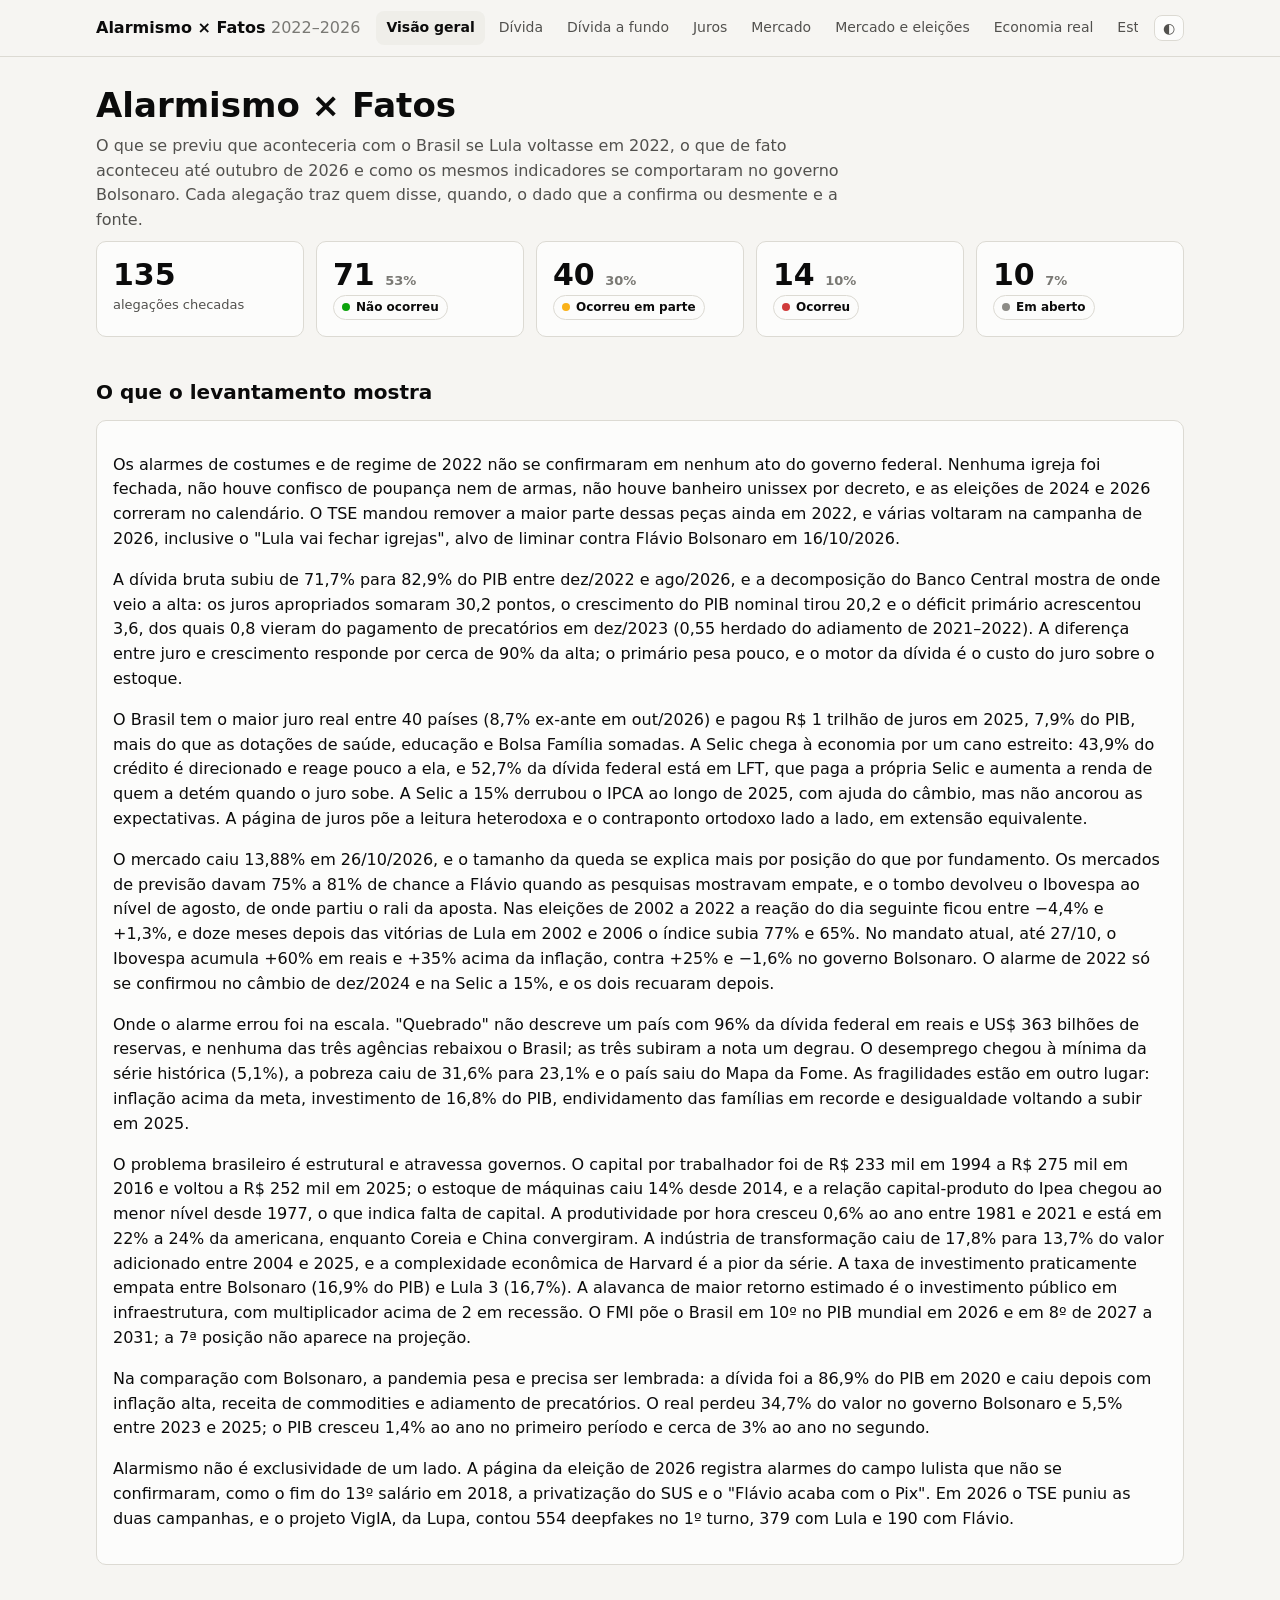
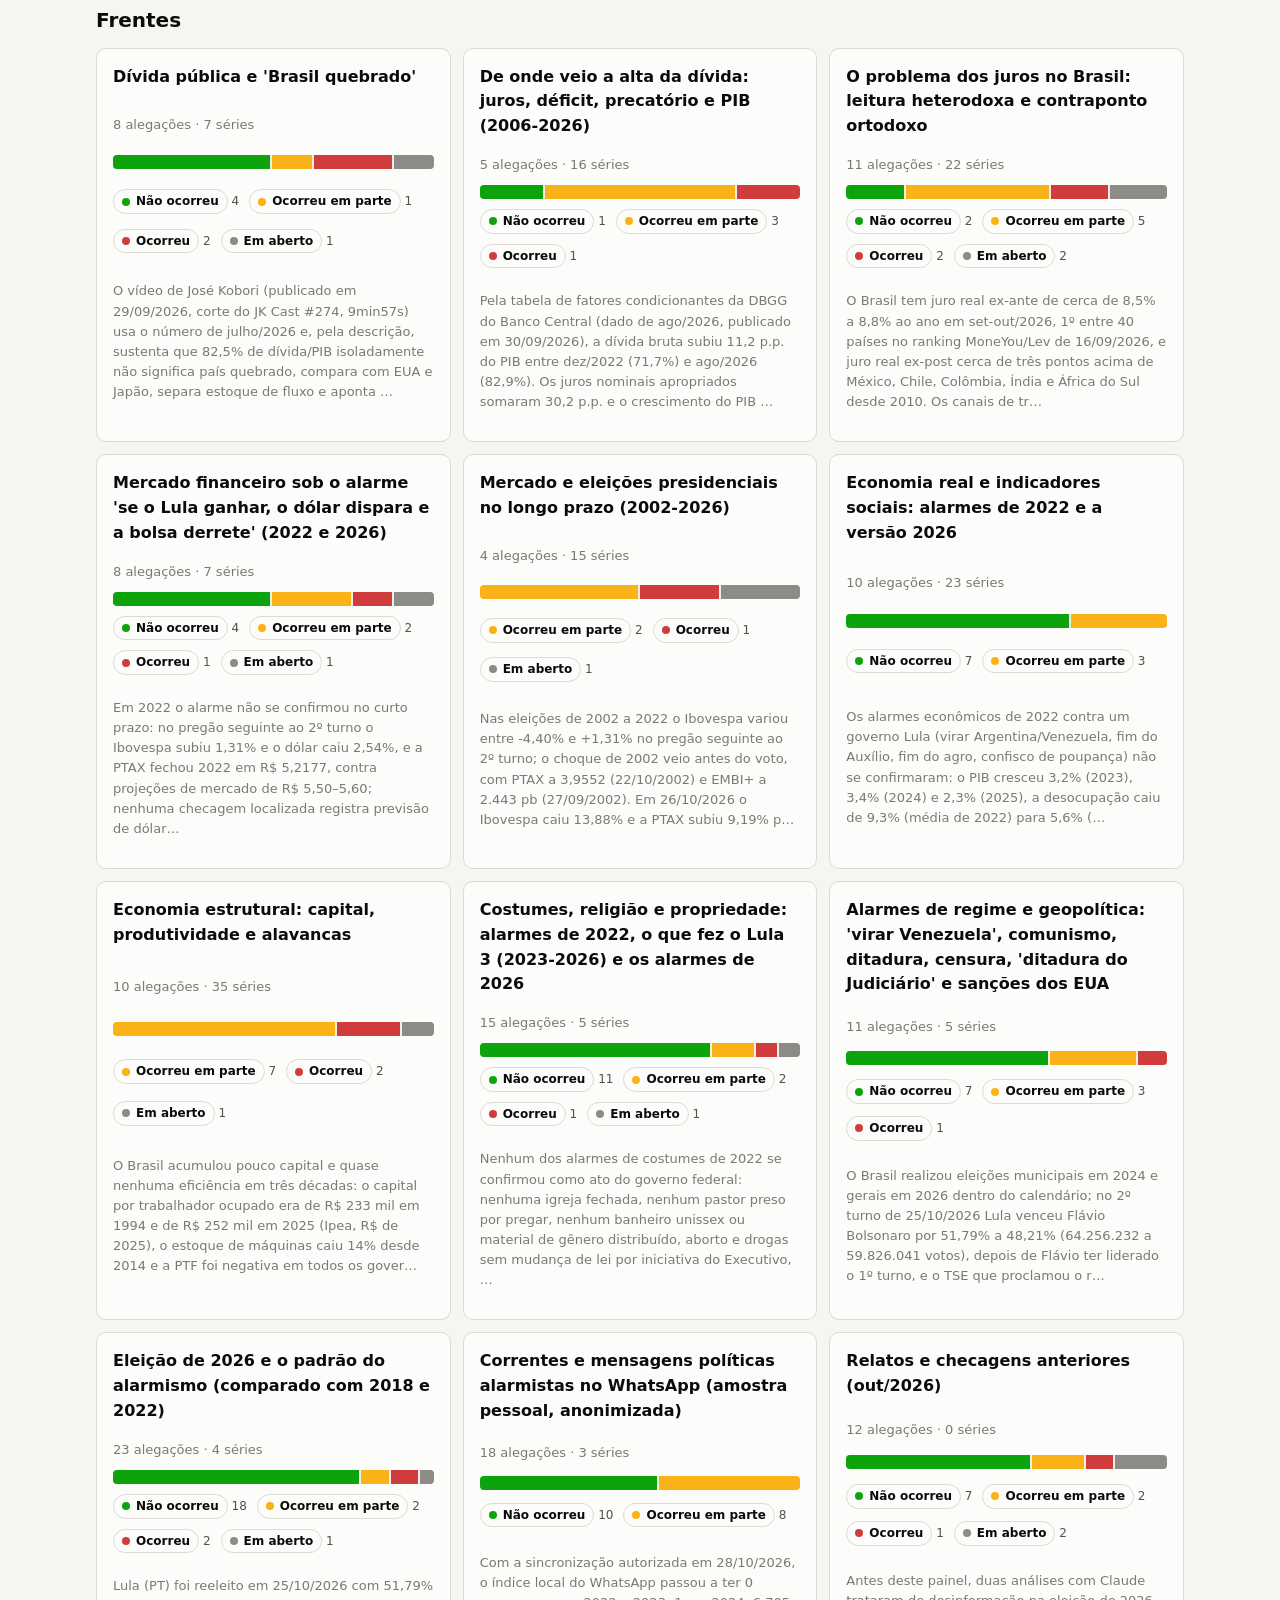
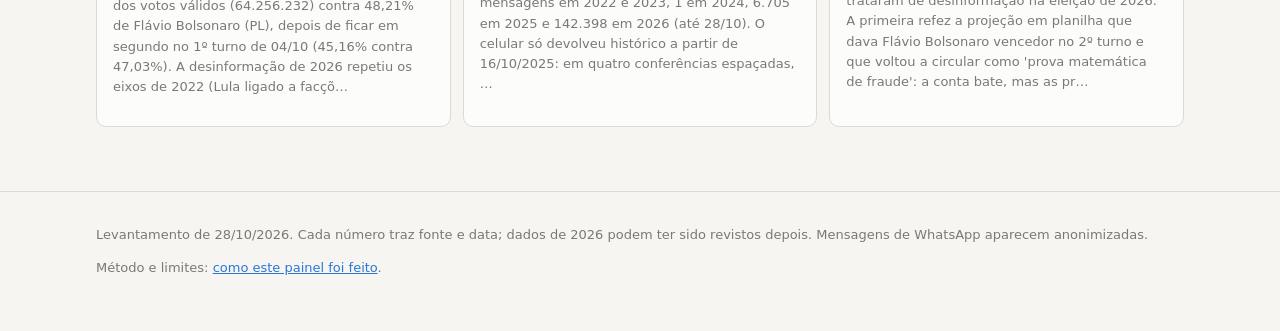
<file: index.html>
<!doctype html>
<html lang="pt-BR">
<head>
<meta charset="utf-8">
<meta name="viewport" content="width=device-width, initial-scale=1">
<title>Alarmismo × Fatos</title>
<meta name="description" content="Previsões alarmistas sobre o governo Lula 3, checadas contra o que aconteceu e comparadas com o governo Bolsonaro.">
<link rel="icon" href="data:image/svg+xml,%3Csvg xmlns='http://www.w3.org/2000/svg' viewBox='0 0 16 16'%3E%3Crect width='16' height='16' rx='3' fill='%232a78d6'/%3E%3Cpath d='M3 12l3-4 3 2 4-6' stroke='white' stroke-width='1.6' fill='none'/%3E%3C/svg%3E">
<link rel="stylesheet" href="assets/style.css">
</head>
<body data-page="index">
<main><div class="wrap"><h1>Alarmismo × Fatos</h1><p class="lede">O que se previu que aconteceria com o Brasil se Lula voltasse em 2022, o que de fato aconteceu até outubro de 2026 e como os mesmos indicadores se comportaram no governo Bolsonaro. Cada alegação traz quem disse, quando, o dado que a confirma ou desmente e a fonte.</p></div></main>
<script src="data/dados.js"></script>
<script src="assets/app.js"></script>
</body>
</html>
</file>
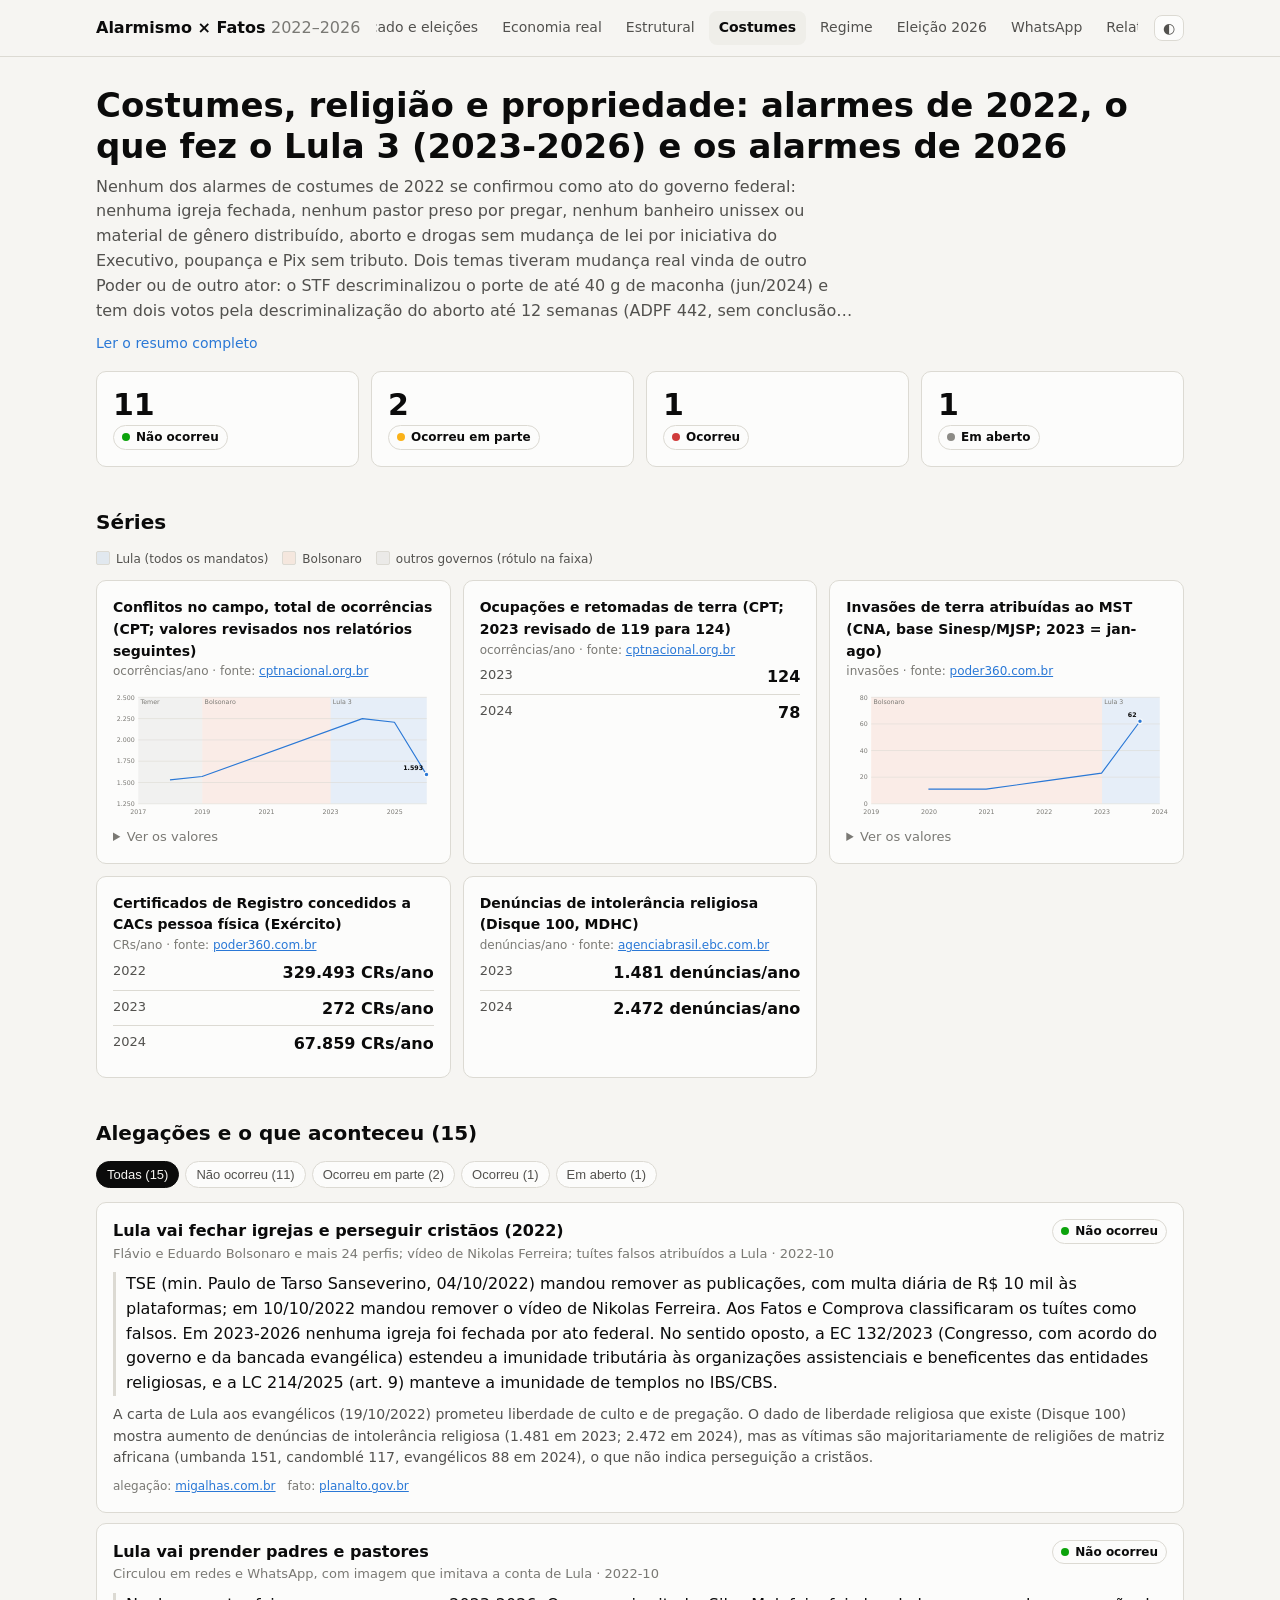
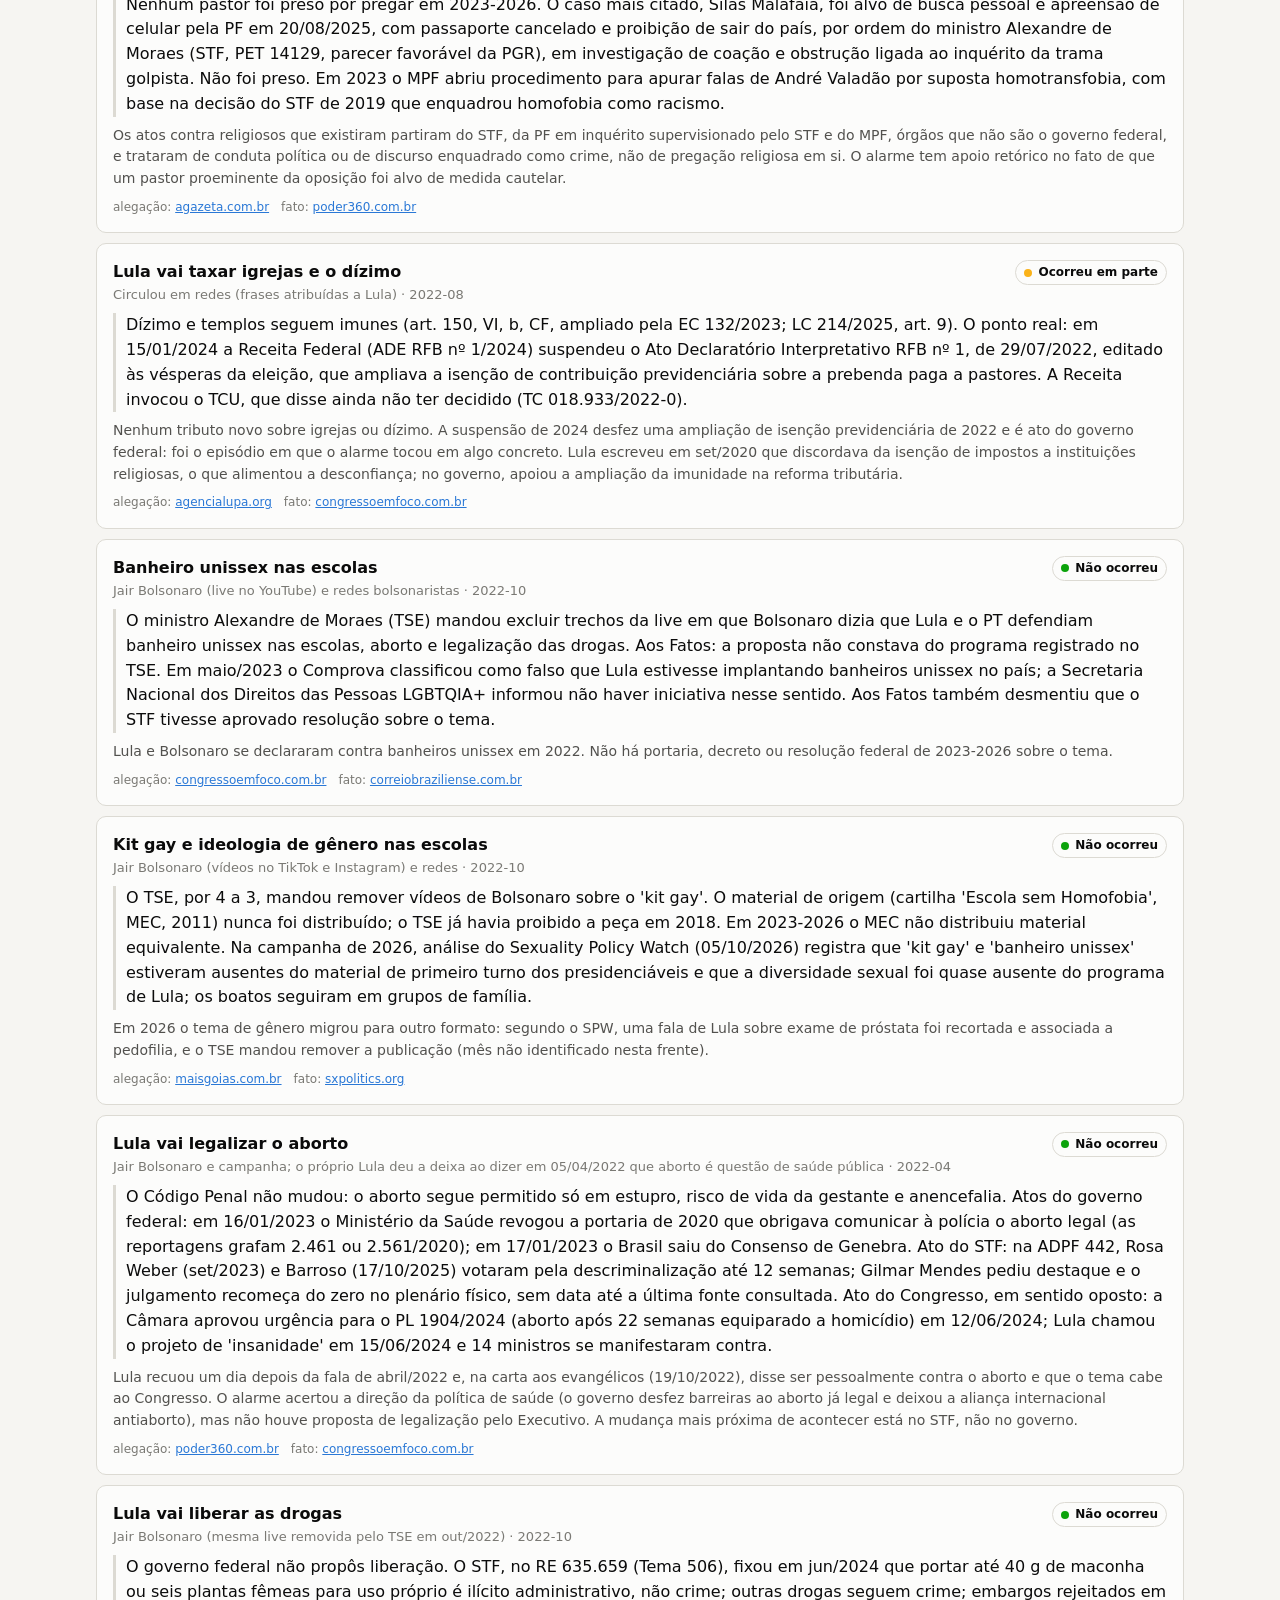
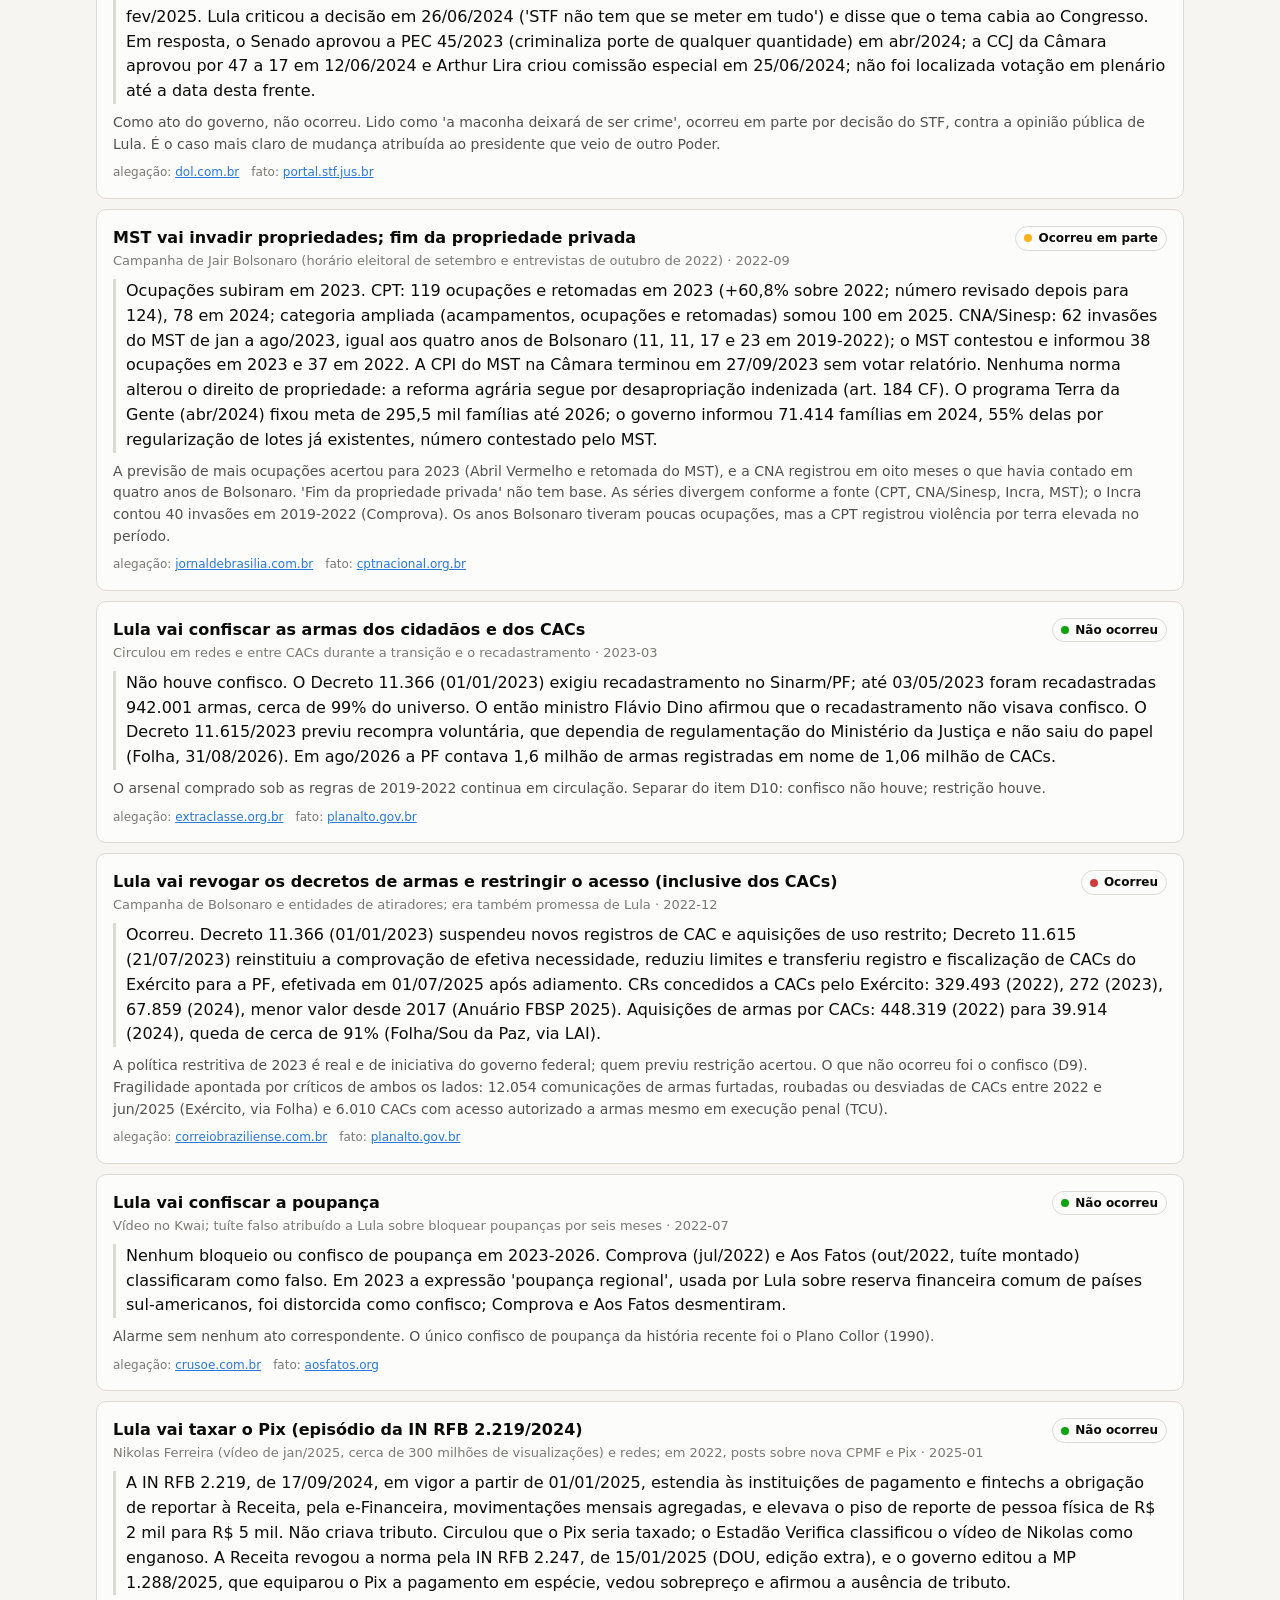
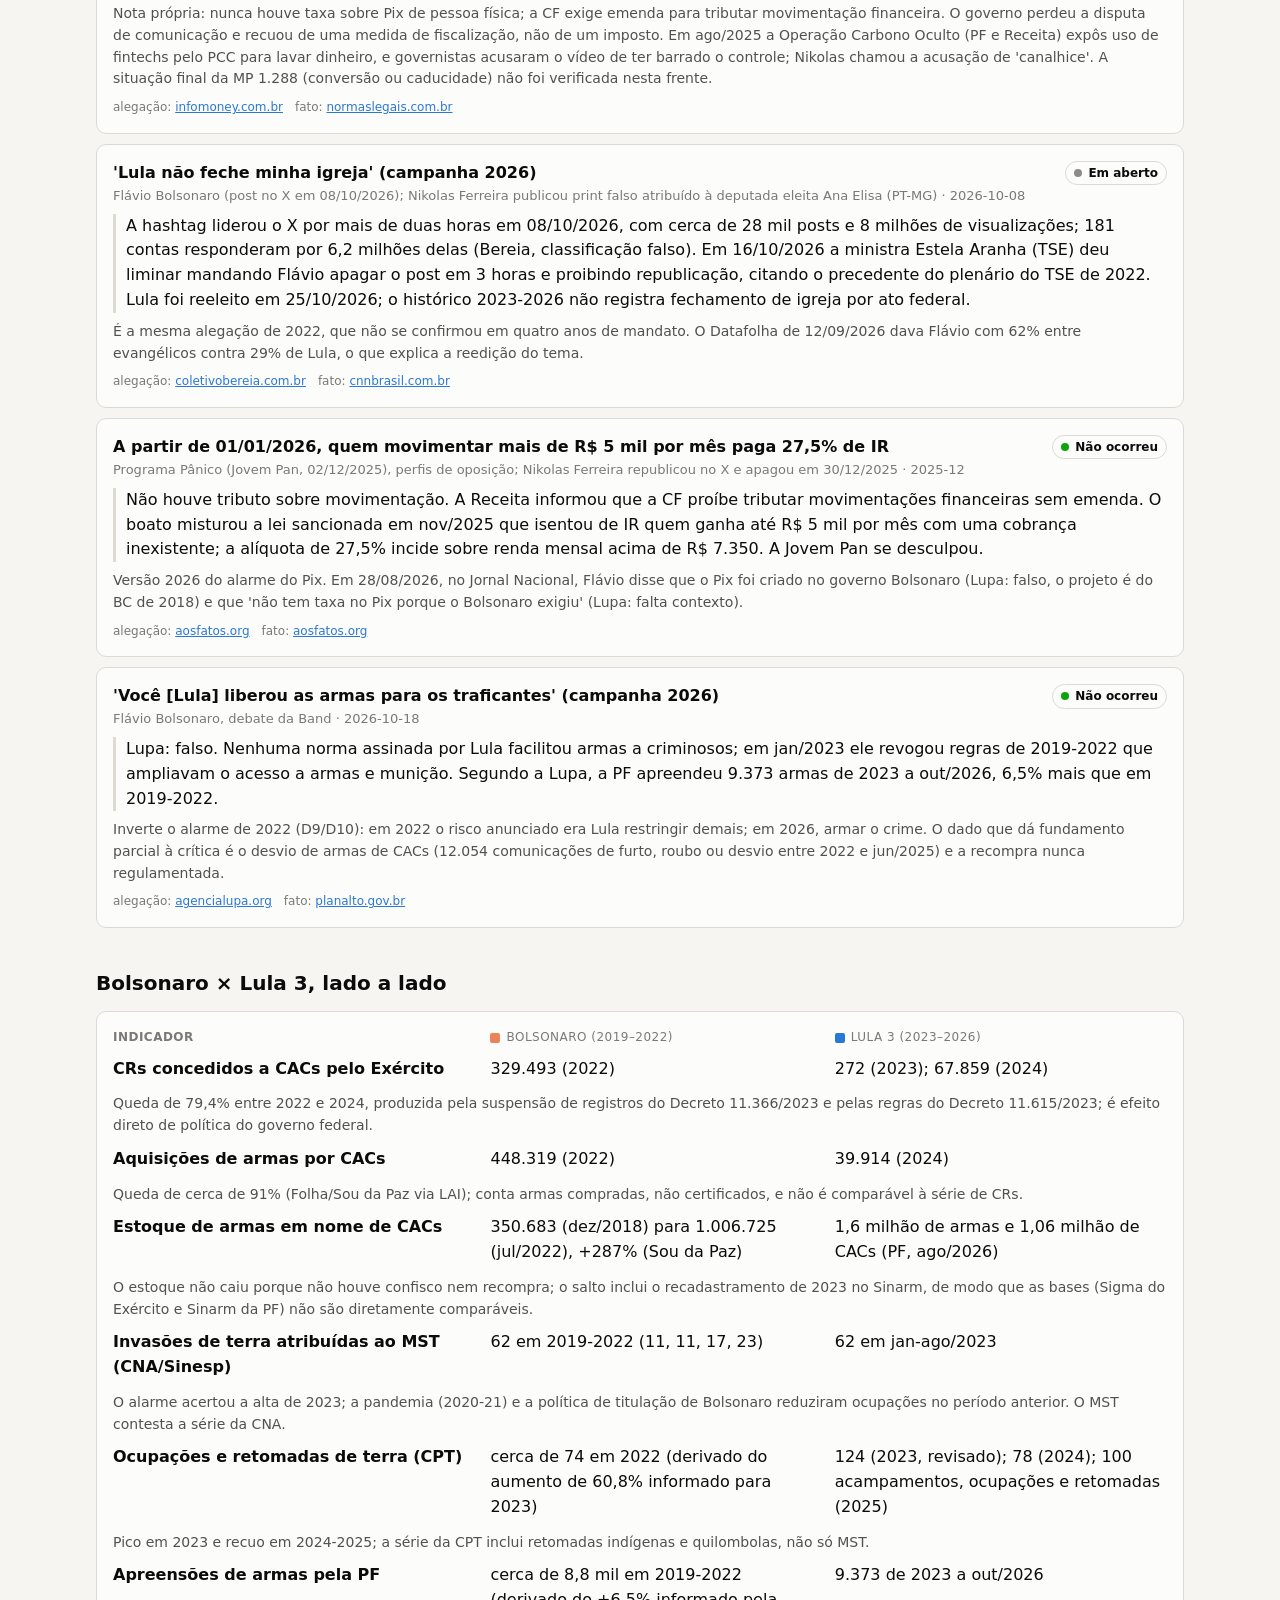
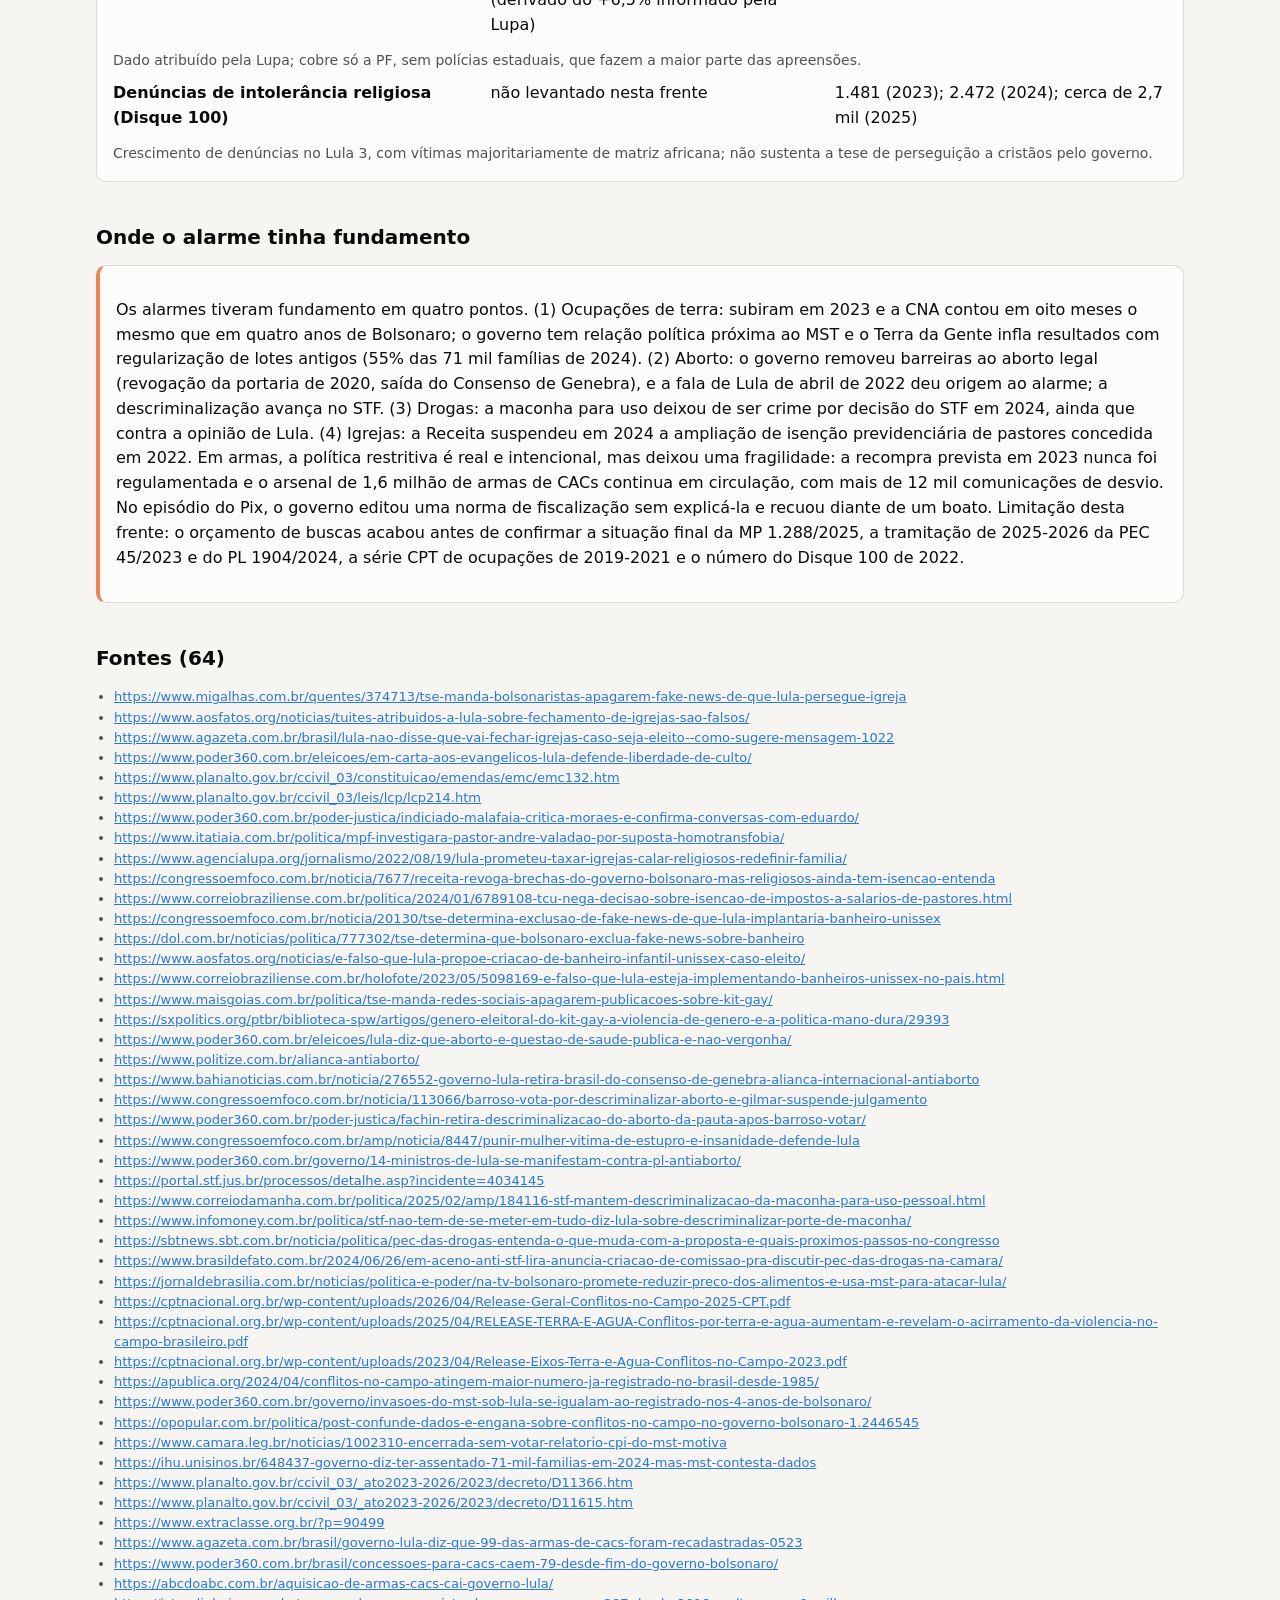
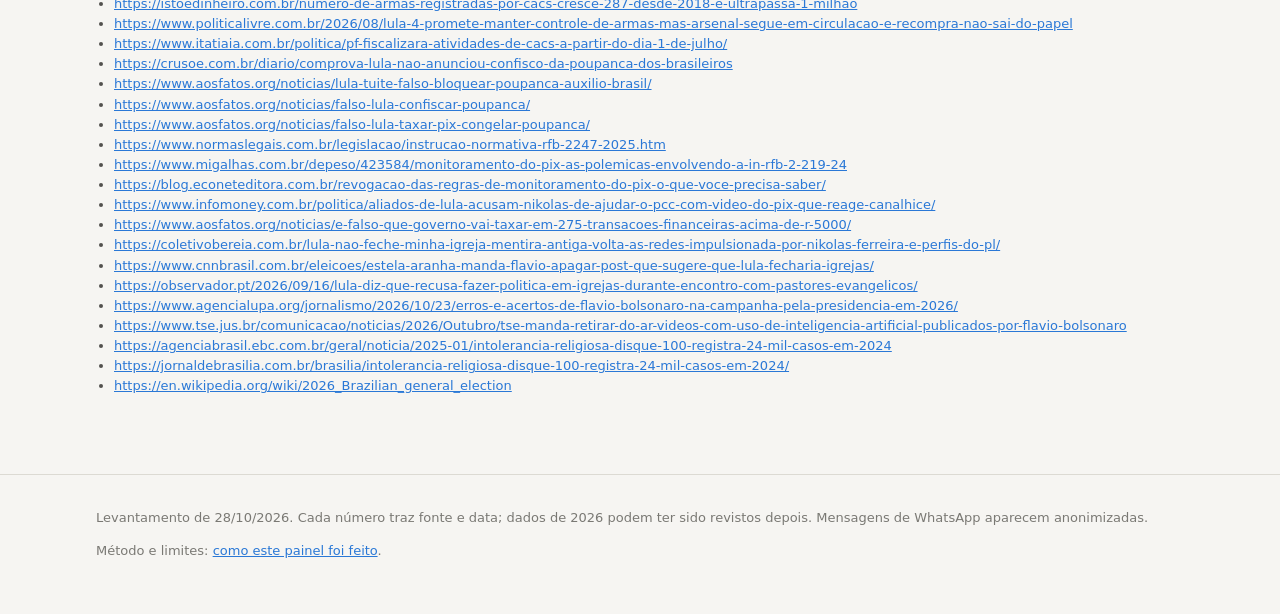
<file: costumes.html>
<!doctype html>
<html lang="pt-BR">
<head>
<meta charset="utf-8">
<meta name="viewport" content="width=device-width, initial-scale=1">
<title>Costumes, religião e propriedade: alarmes de 2022, o que fez o Lula 3 (2023-2026) e os alarmes de 2026</title>
<meta name="description" content="Nenhum dos alarmes de costumes de 2022 se confirmou como ato do governo federal: nenhuma igreja fechada, nenhum pastor preso por pregar, nenhum banheiro unissex ou material de gênero distribuído, abor">
<link rel="icon" href="data:image/svg+xml,%3Csvg xmlns='http://www.w3.org/2000/svg' viewBox='0 0 16 16'%3E%3Crect width='16' height='16' rx='3' fill='%232a78d6'/%3E%3Cpath d='M3 12l3-4 3 2 4-6' stroke='white' stroke-width='1.6' fill='none'/%3E%3C/svg%3E">
<link rel="stylesheet" href="assets/style.css">
</head>
<body data-page="D">
<main><div class="wrap"></div></main>
<script src="data/dados.js"></script>
<script src="assets/app.js"></script>
</body>
</html>
</file>
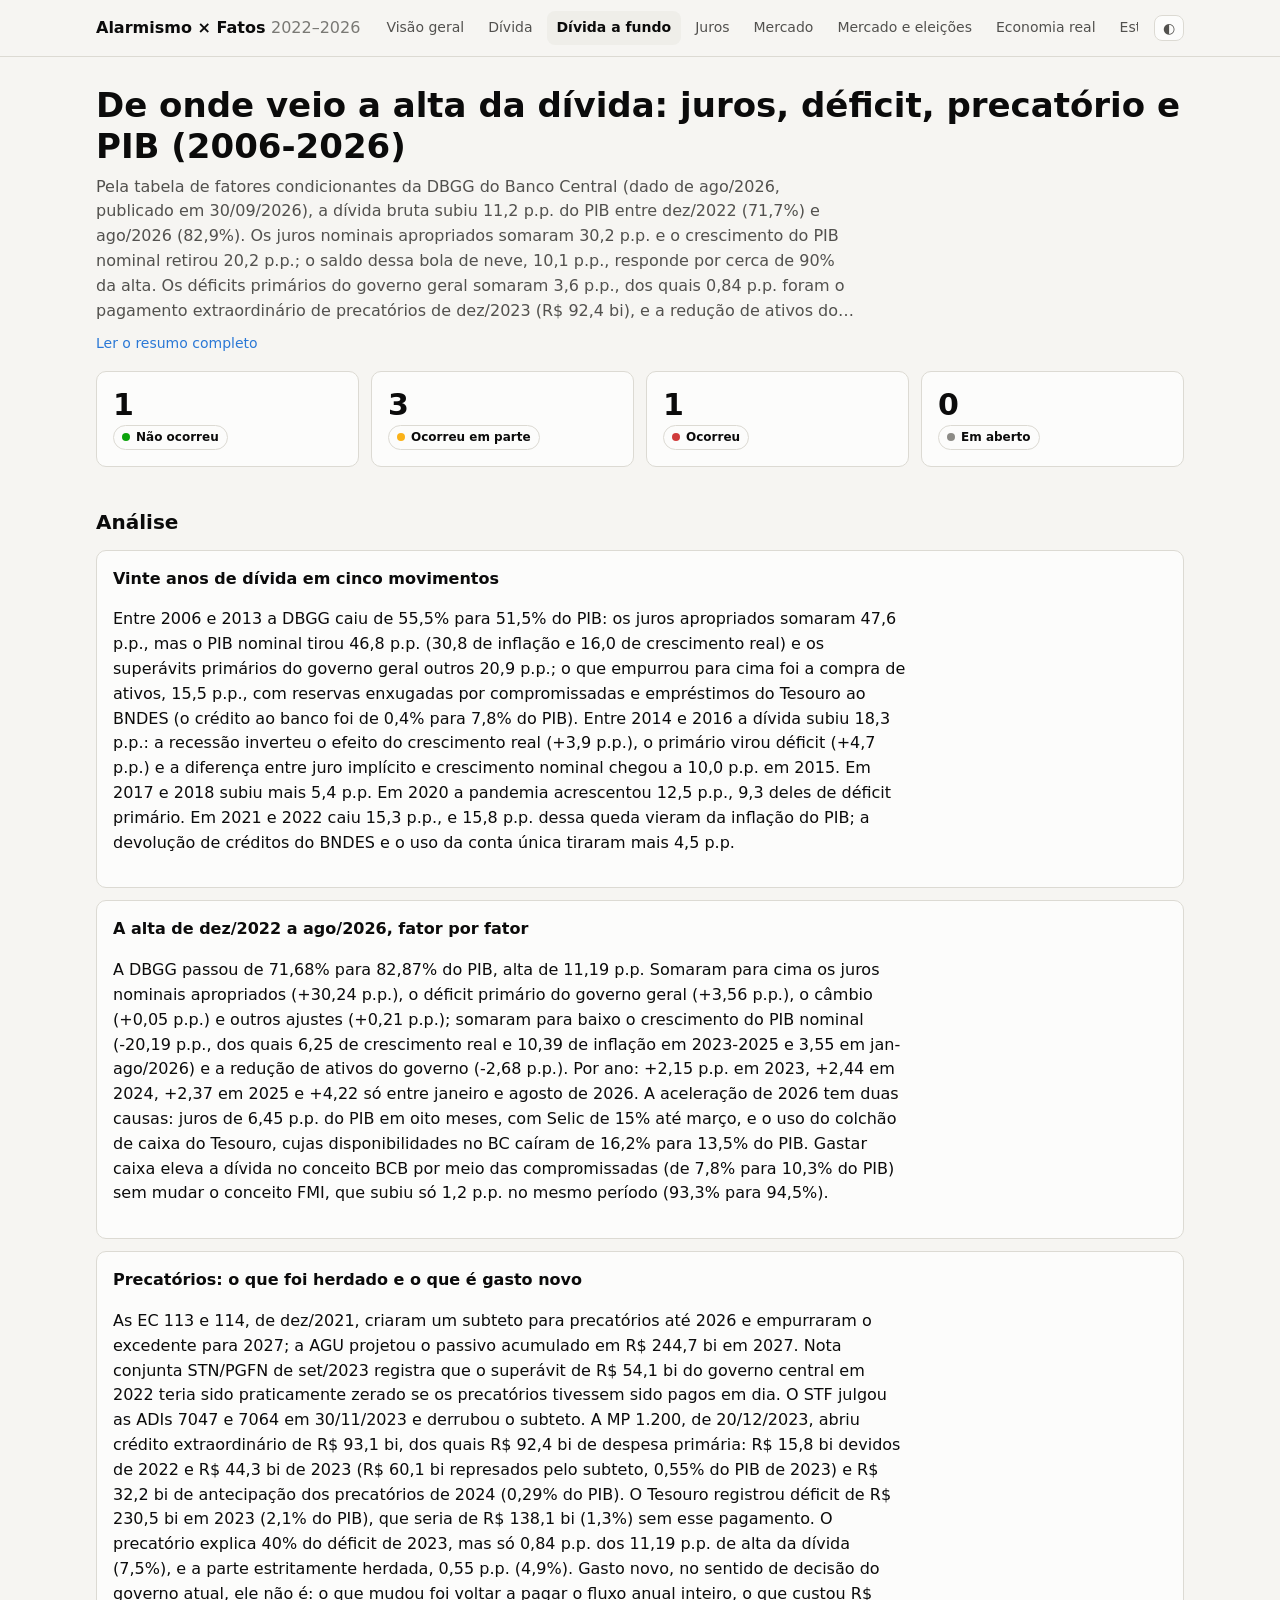
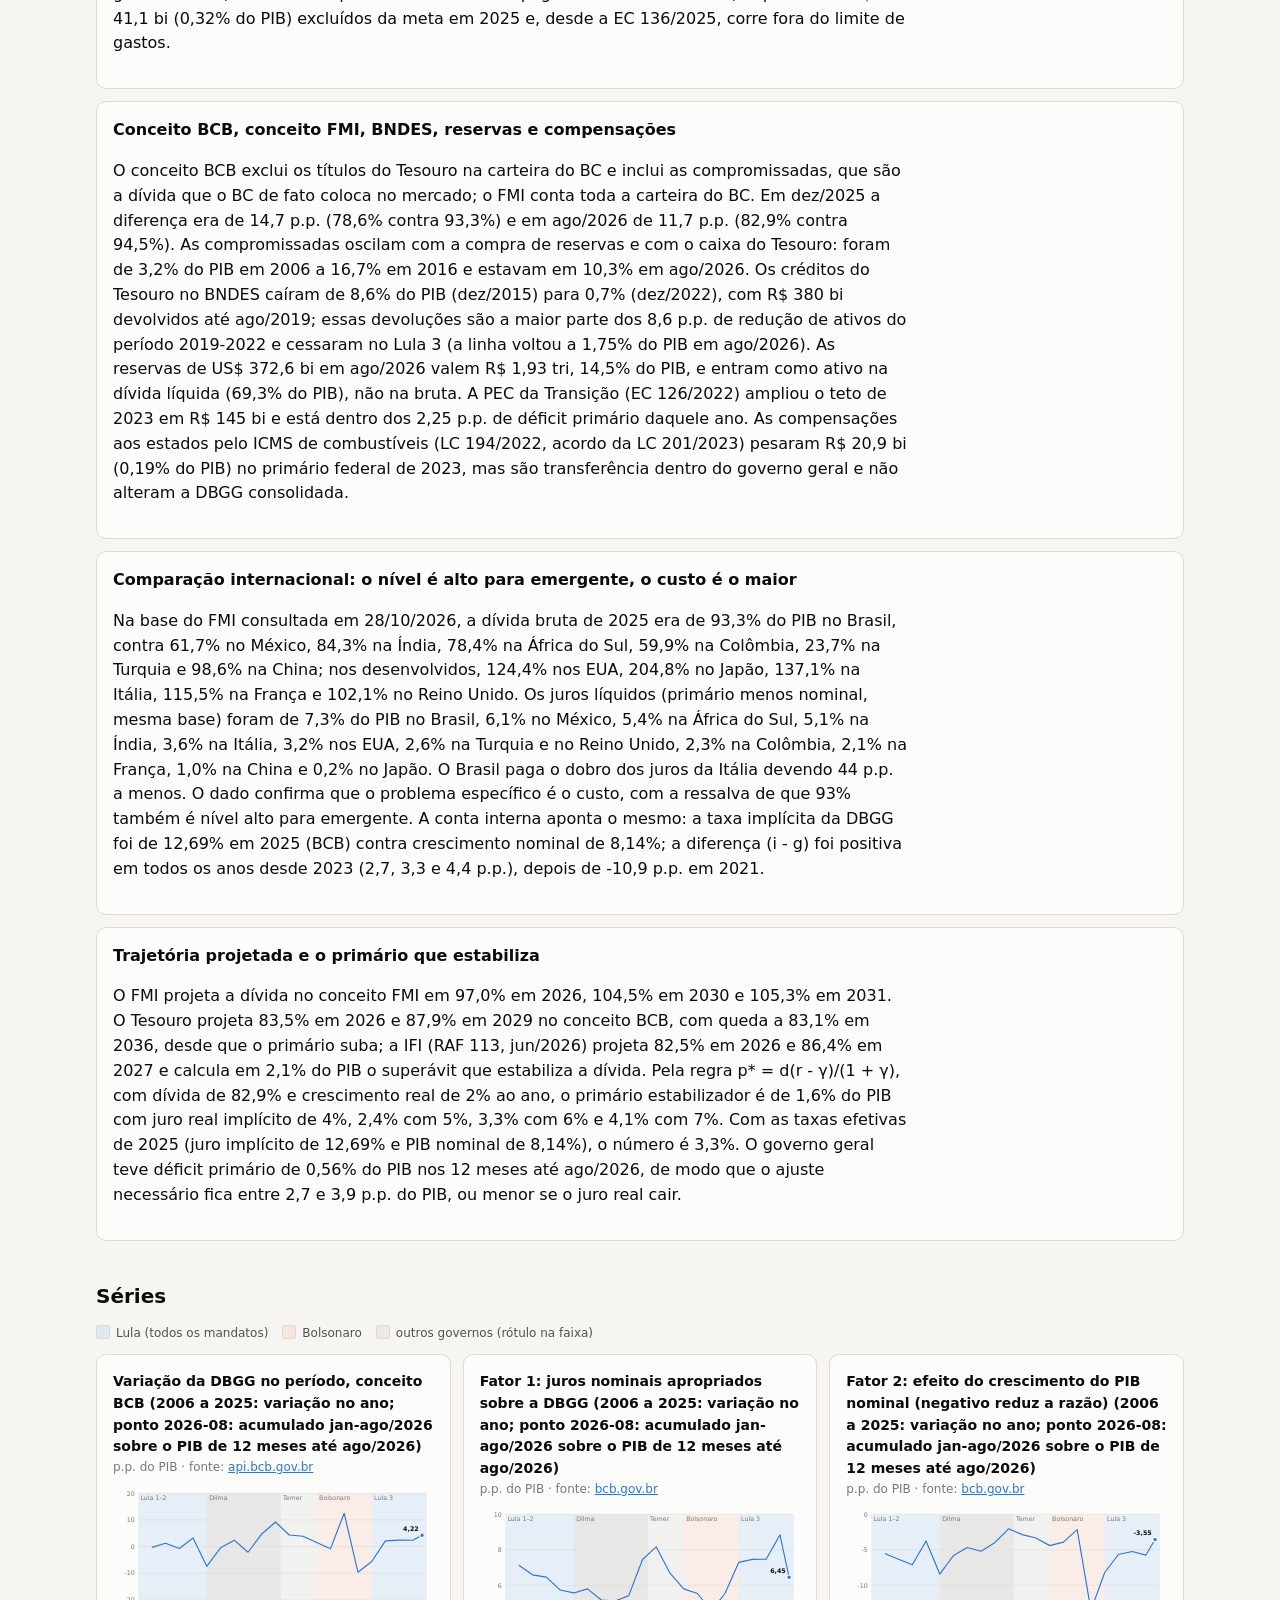
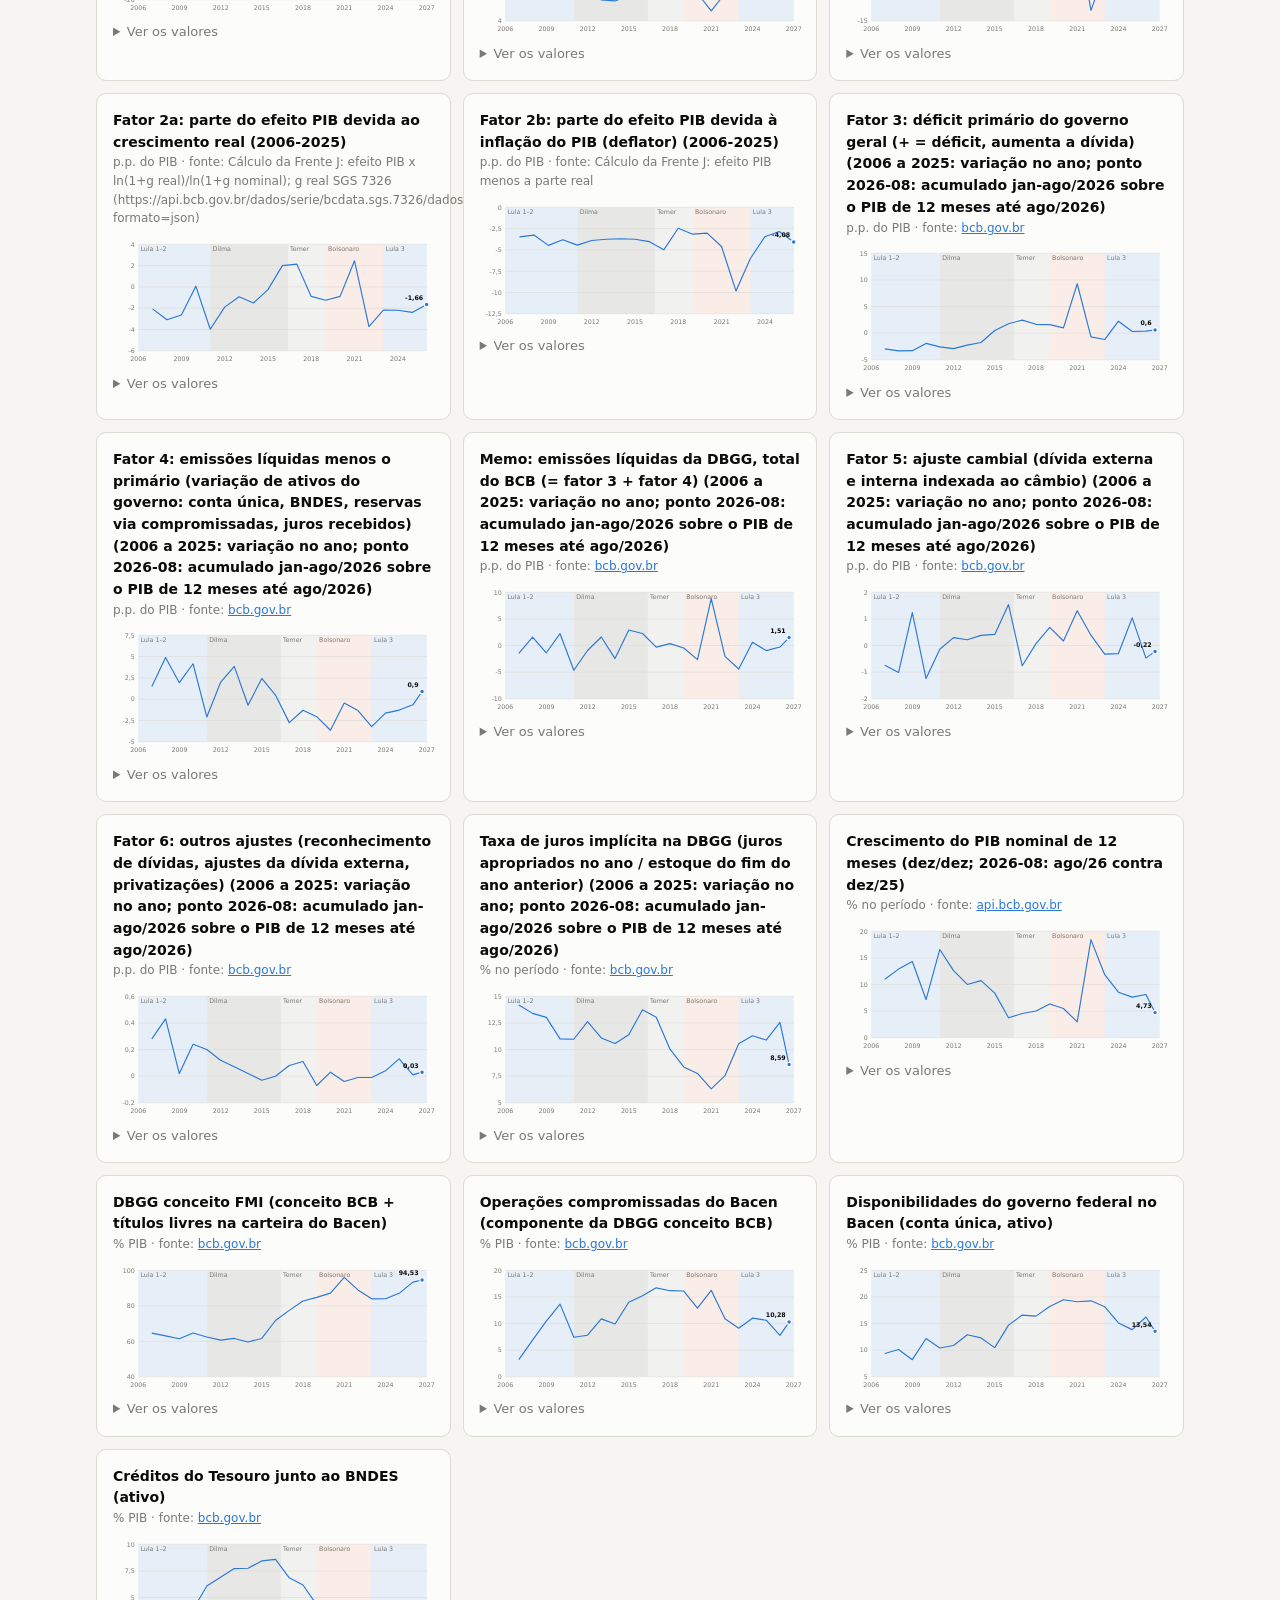
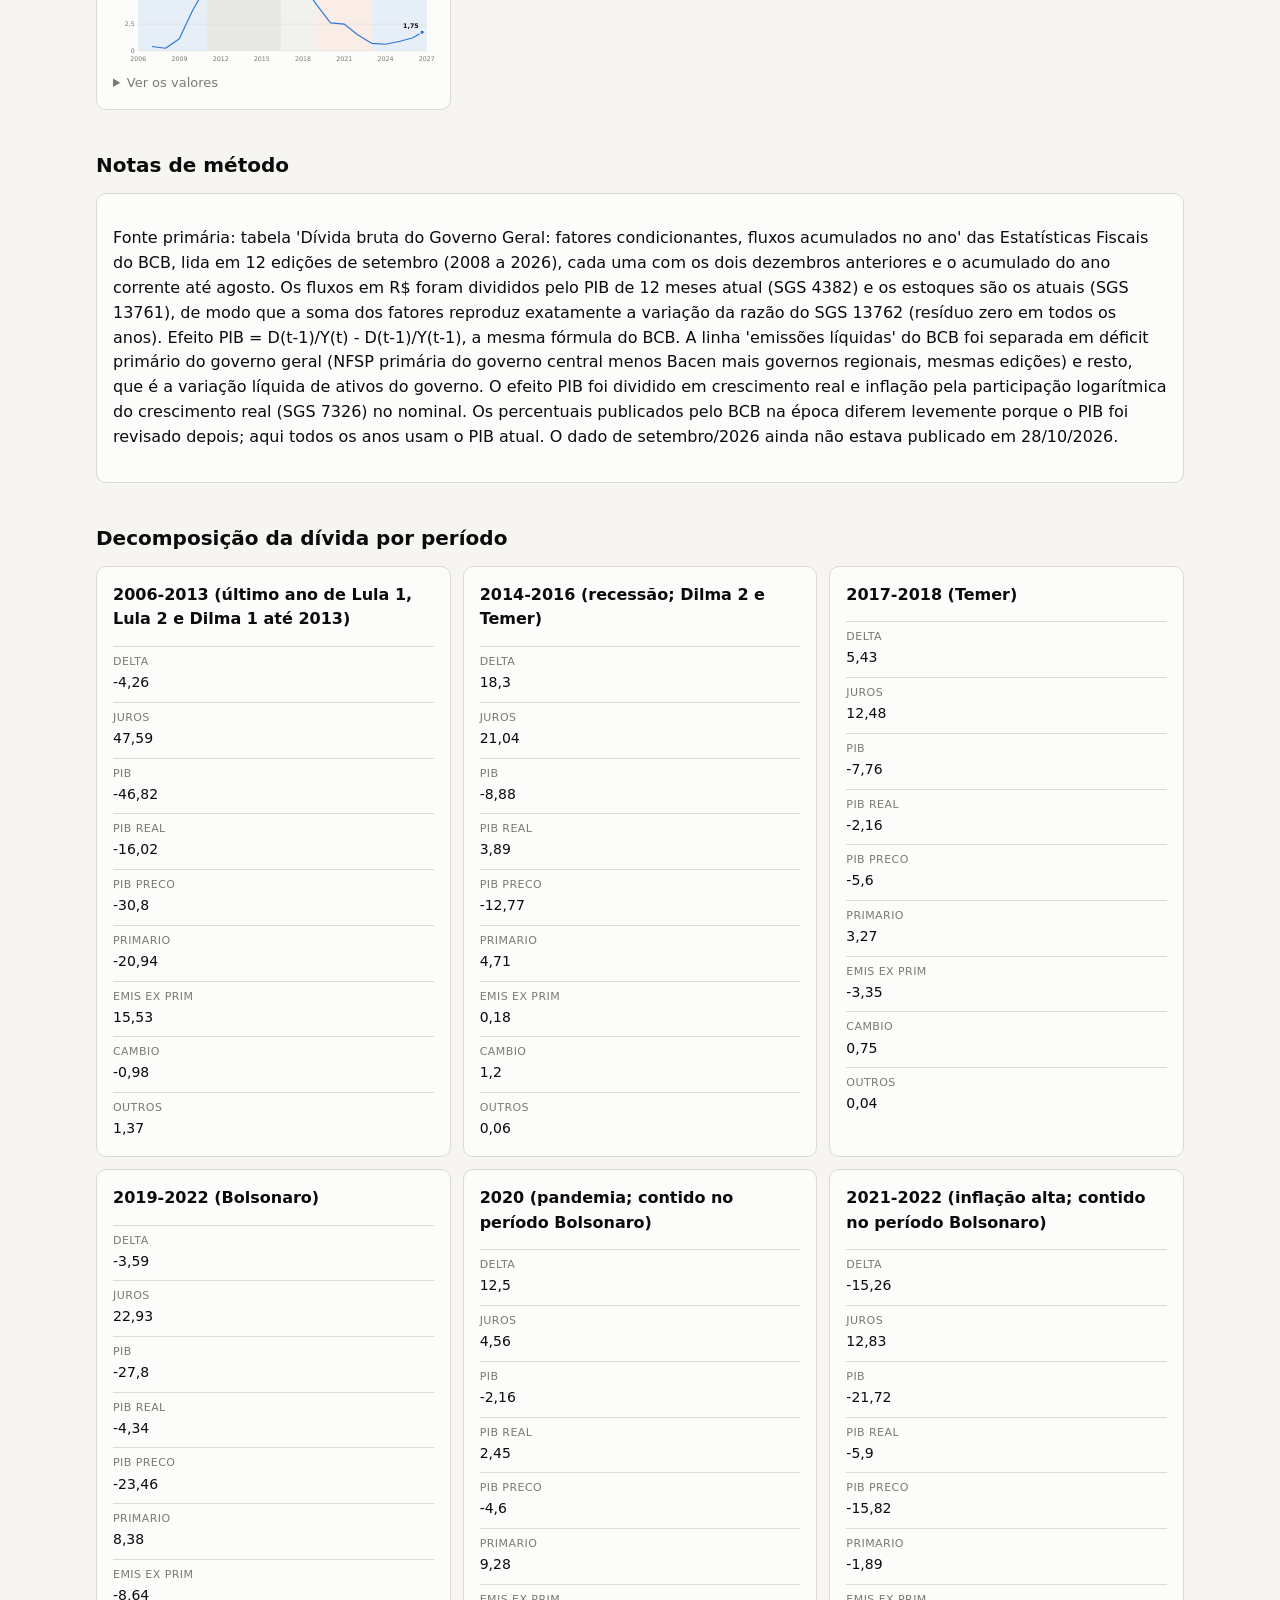
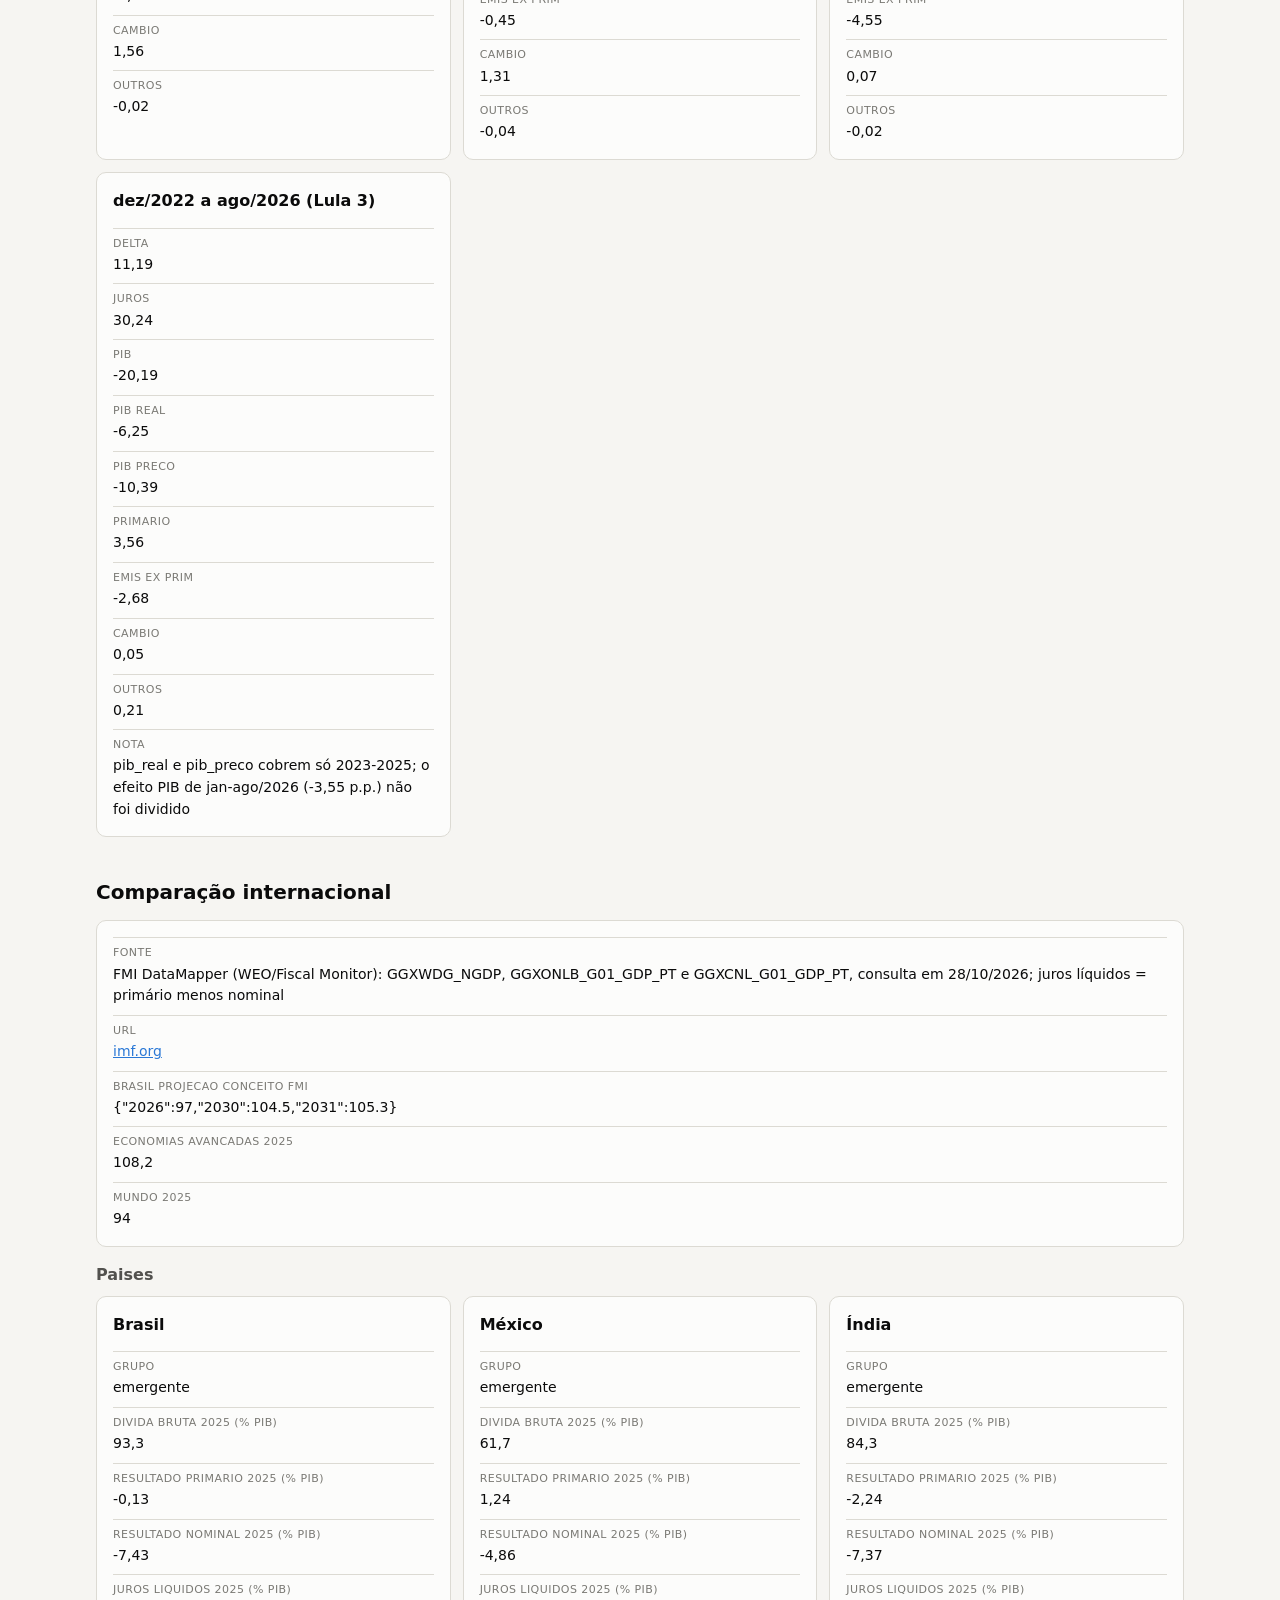
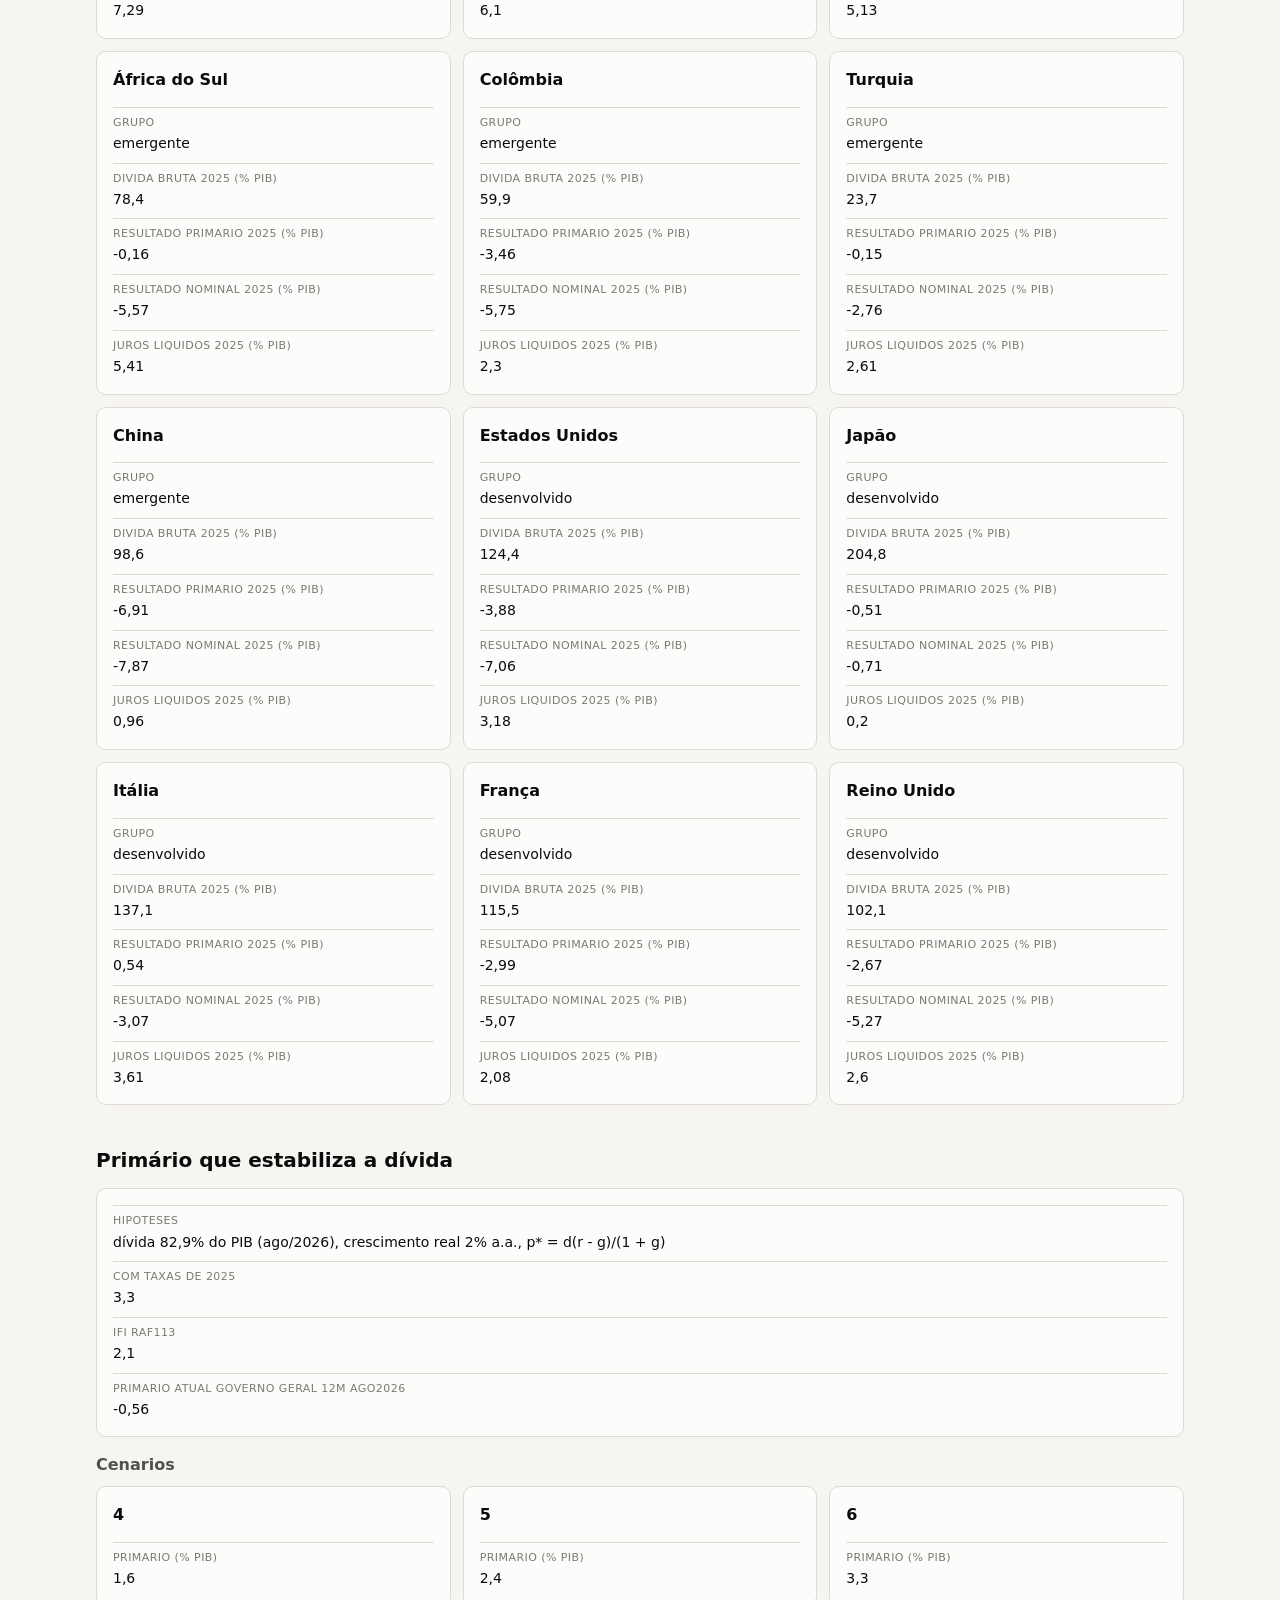
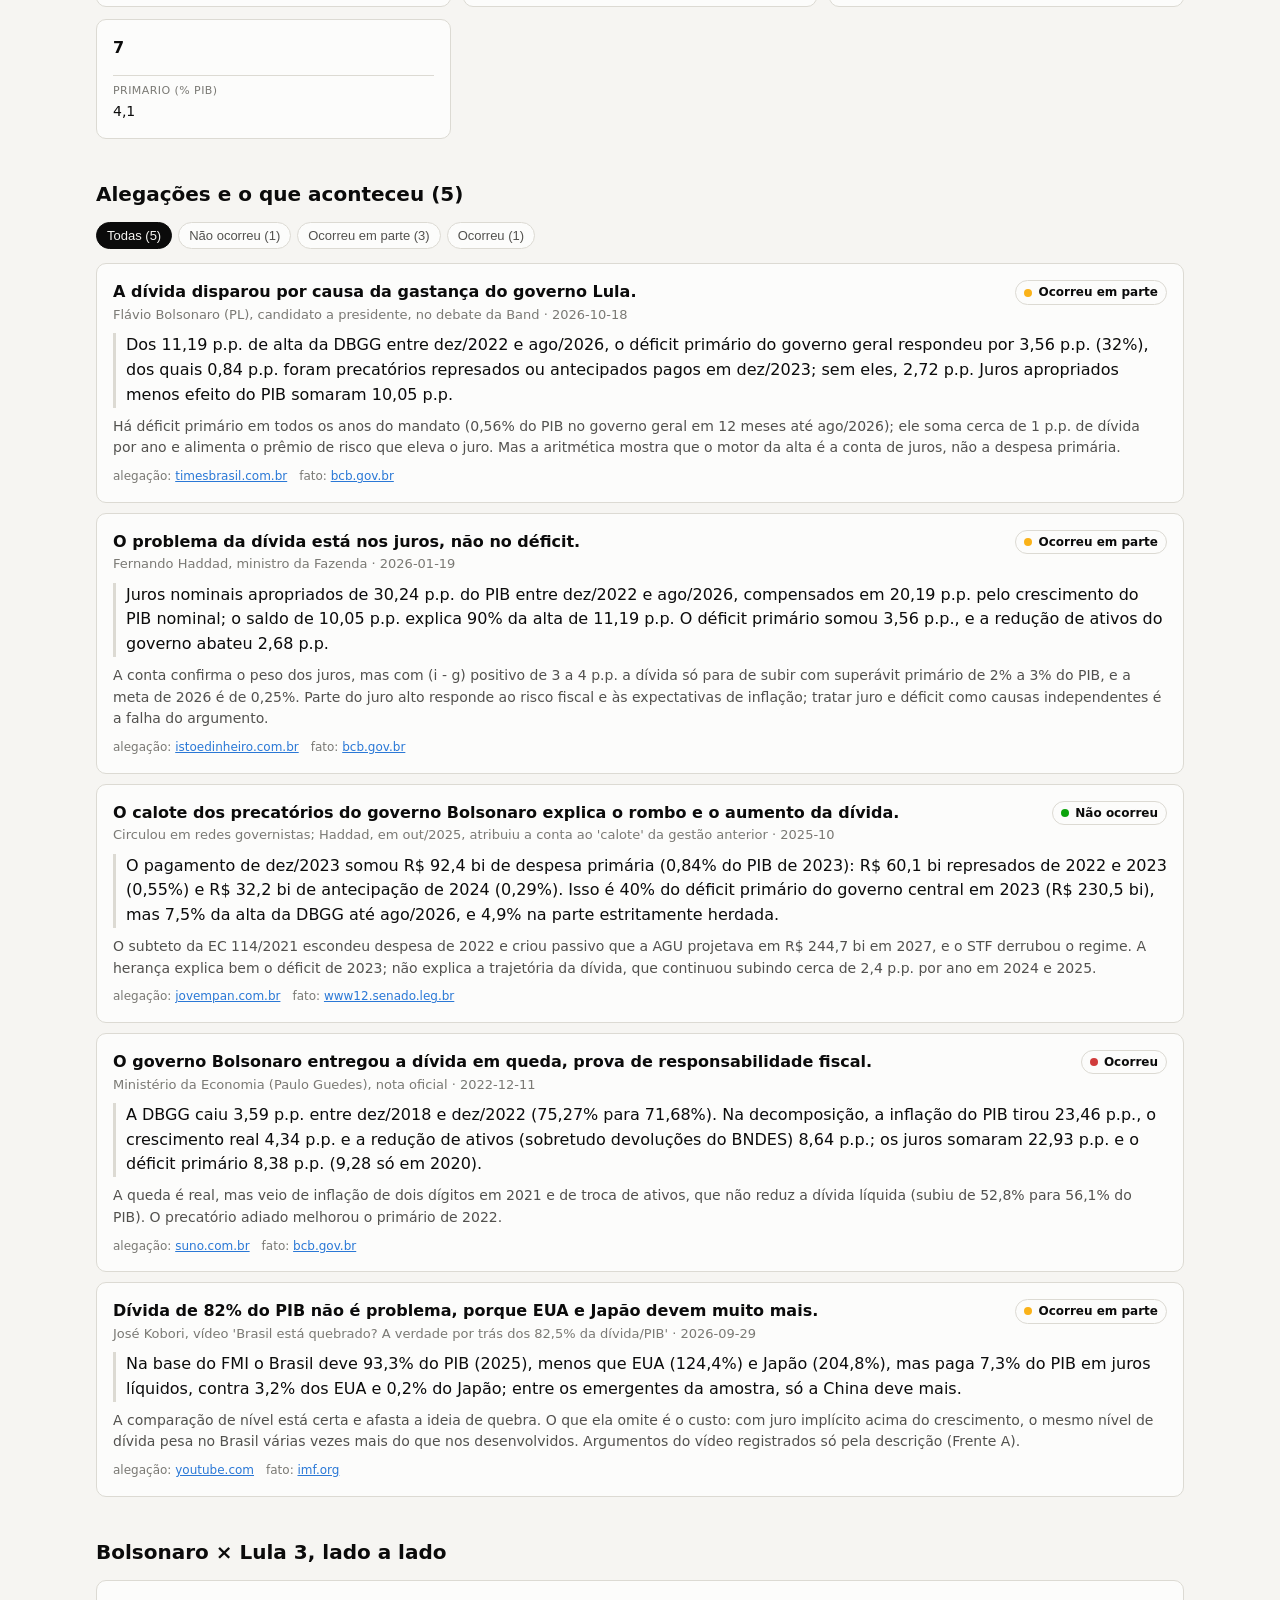
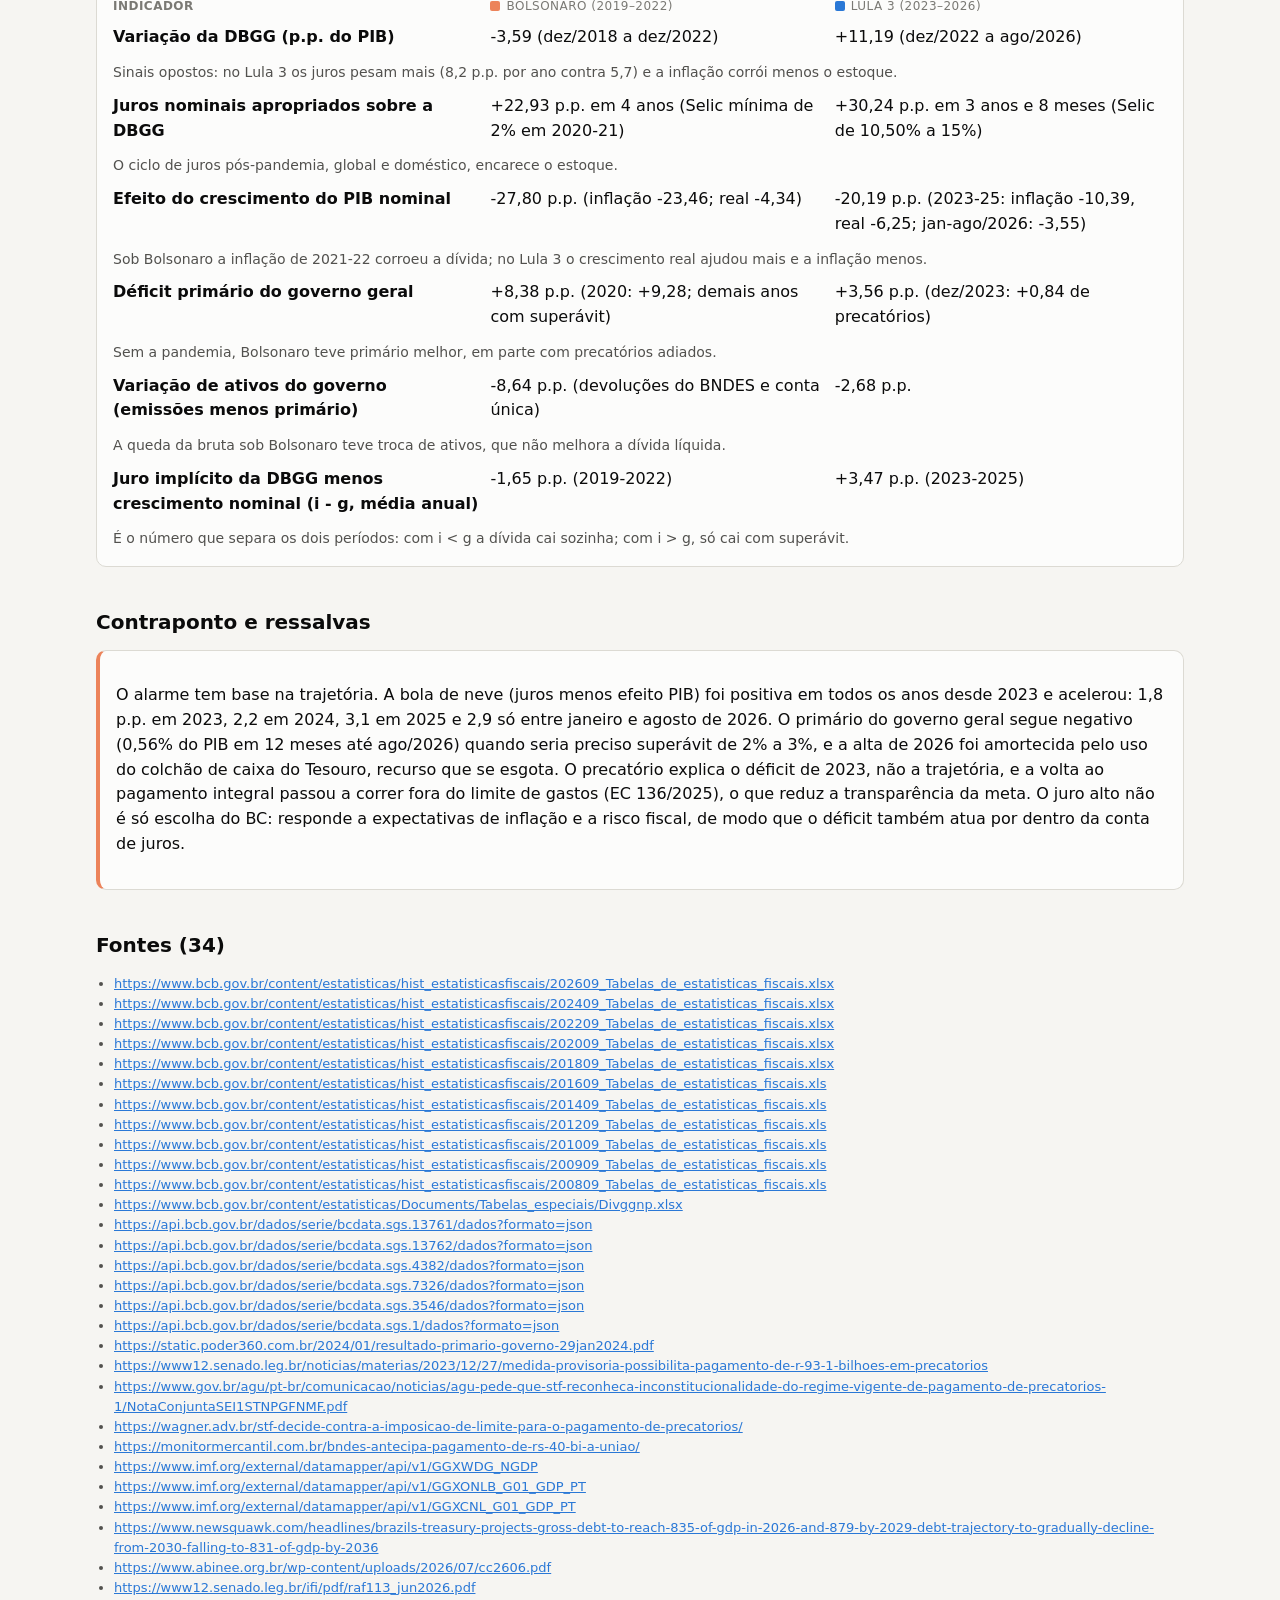
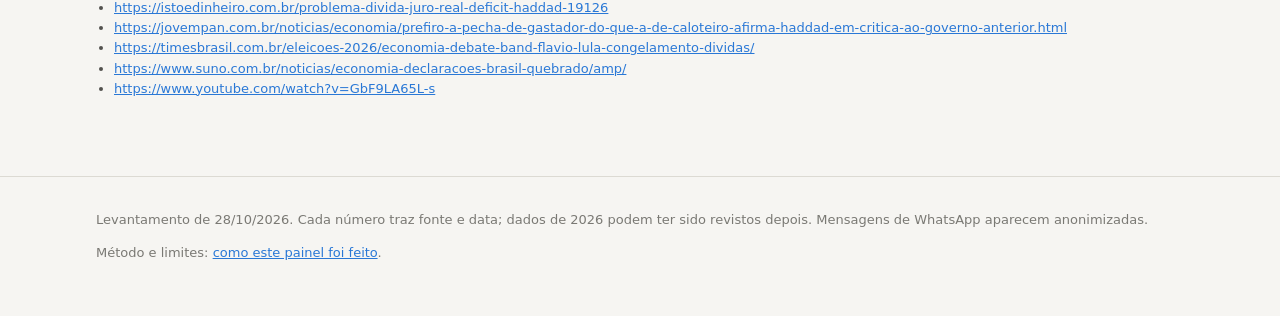
<file: divida-decomposicao.html>
<!doctype html>
<html lang="pt-BR">
<head>
<meta charset="utf-8">
<meta name="viewport" content="width=device-width, initial-scale=1">
<title>De onde veio a alta da dívida: juros, déficit, precatório e PIB (2006-2026)</title>
<meta name="description" content="Pela tabela de fatores condicionantes da DBGG do Banco Central (dado de ago/2026, publicado em 30/09/2026), a dívida bruta subiu 11,2 p.p. do PIB entre dez/2022 (71,7%) e ago/2026 (82,9%). Os juros no">
<link rel="icon" href="data:image/svg+xml,%3Csvg xmlns='http://www.w3.org/2000/svg' viewBox='0 0 16 16'%3E%3Crect width='16' height='16' rx='3' fill='%232a78d6'/%3E%3Cpath d='M3 12l3-4 3 2 4-6' stroke='white' stroke-width='1.6' fill='none'/%3E%3C/svg%3E">
<link rel="stylesheet" href="assets/style.css">
</head>
<body data-page="J">
<main><div class="wrap"></div></main>
<script src="data/dados.js"></script>
<script src="assets/app.js"></script>
</body>
</html>
</file>
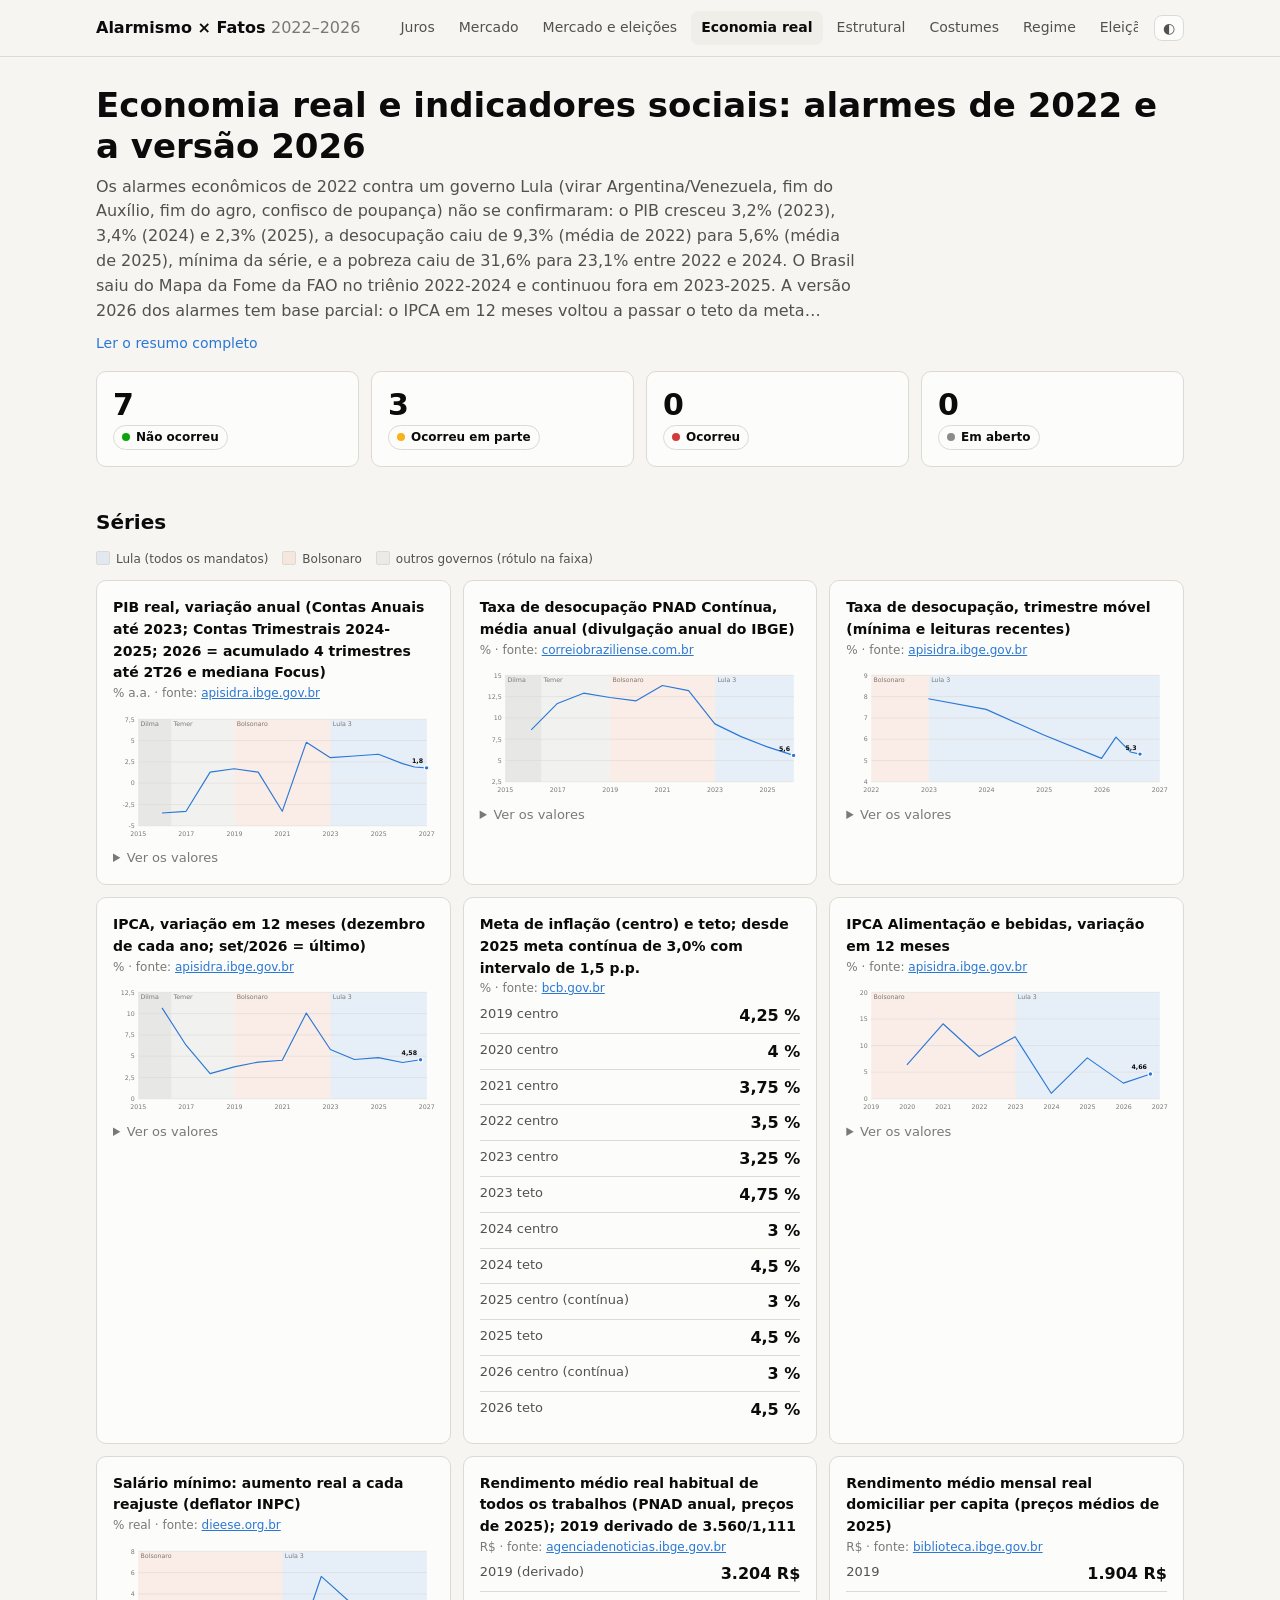
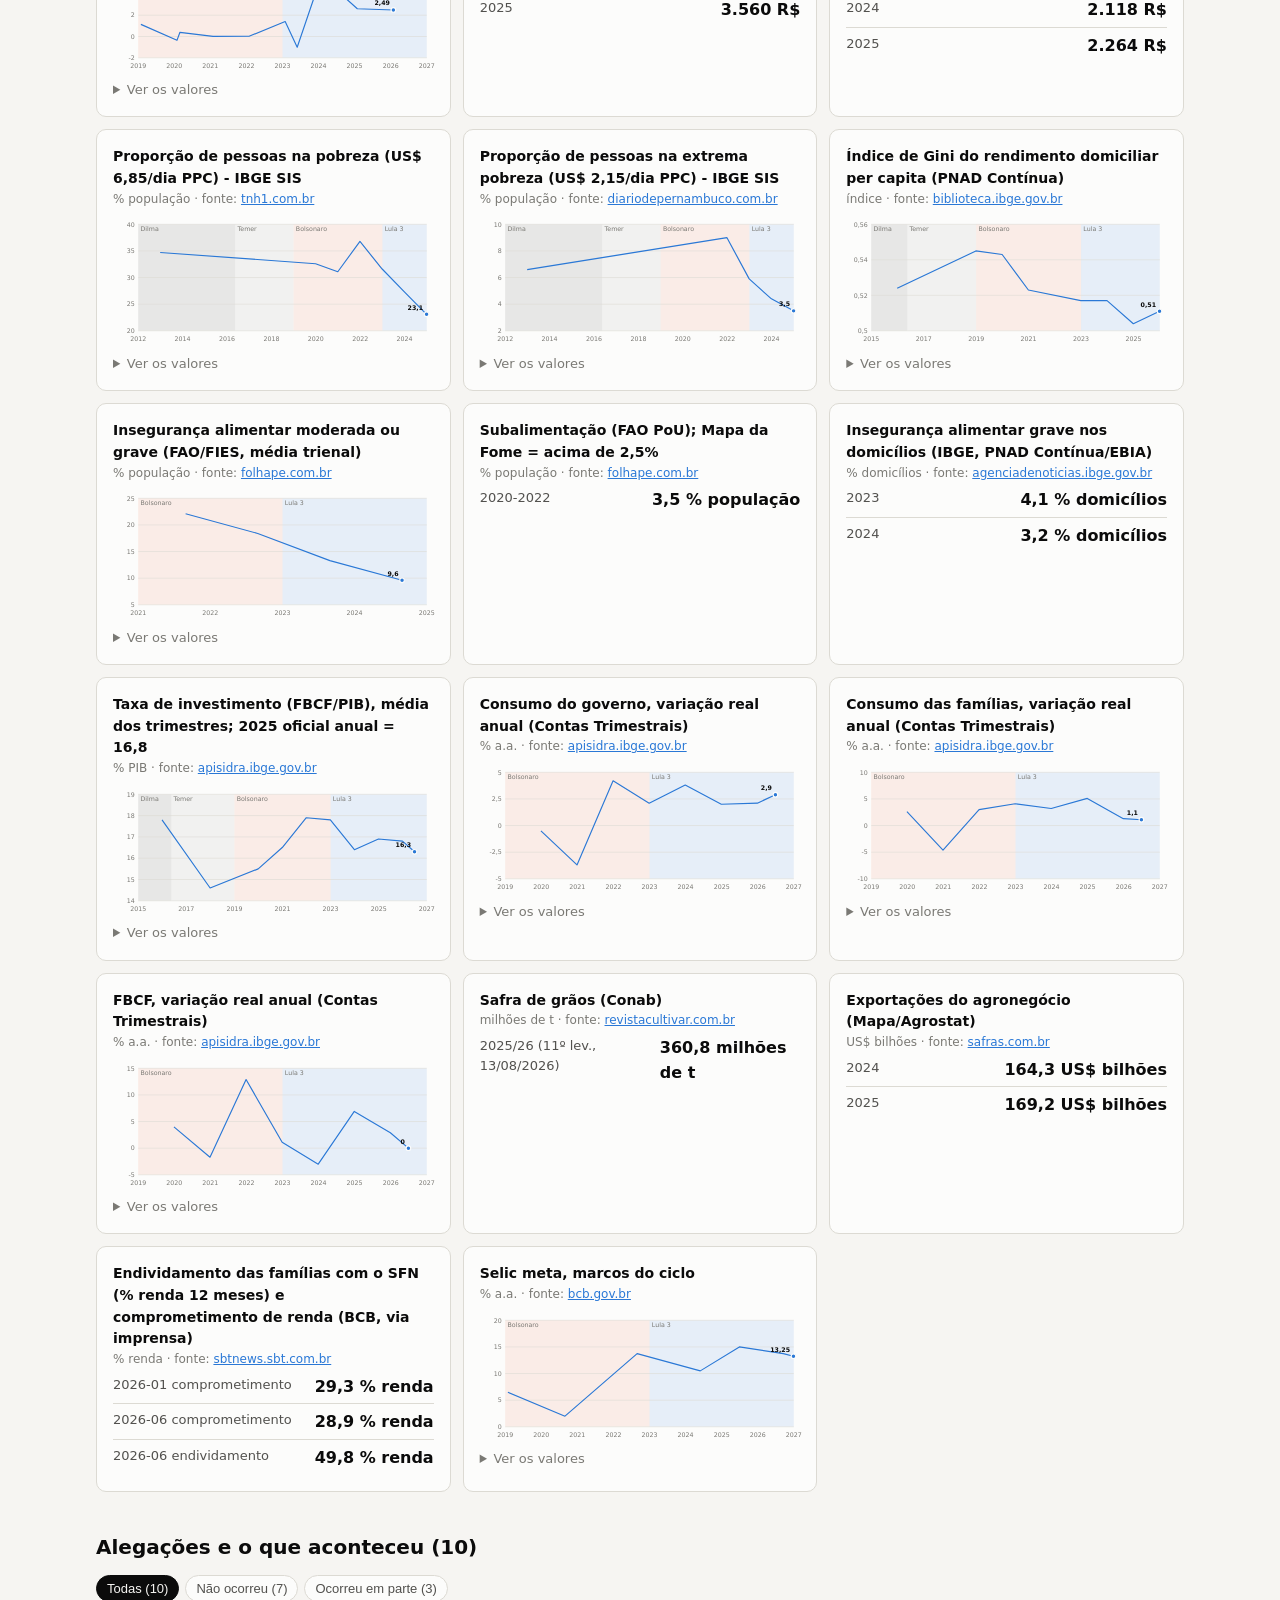
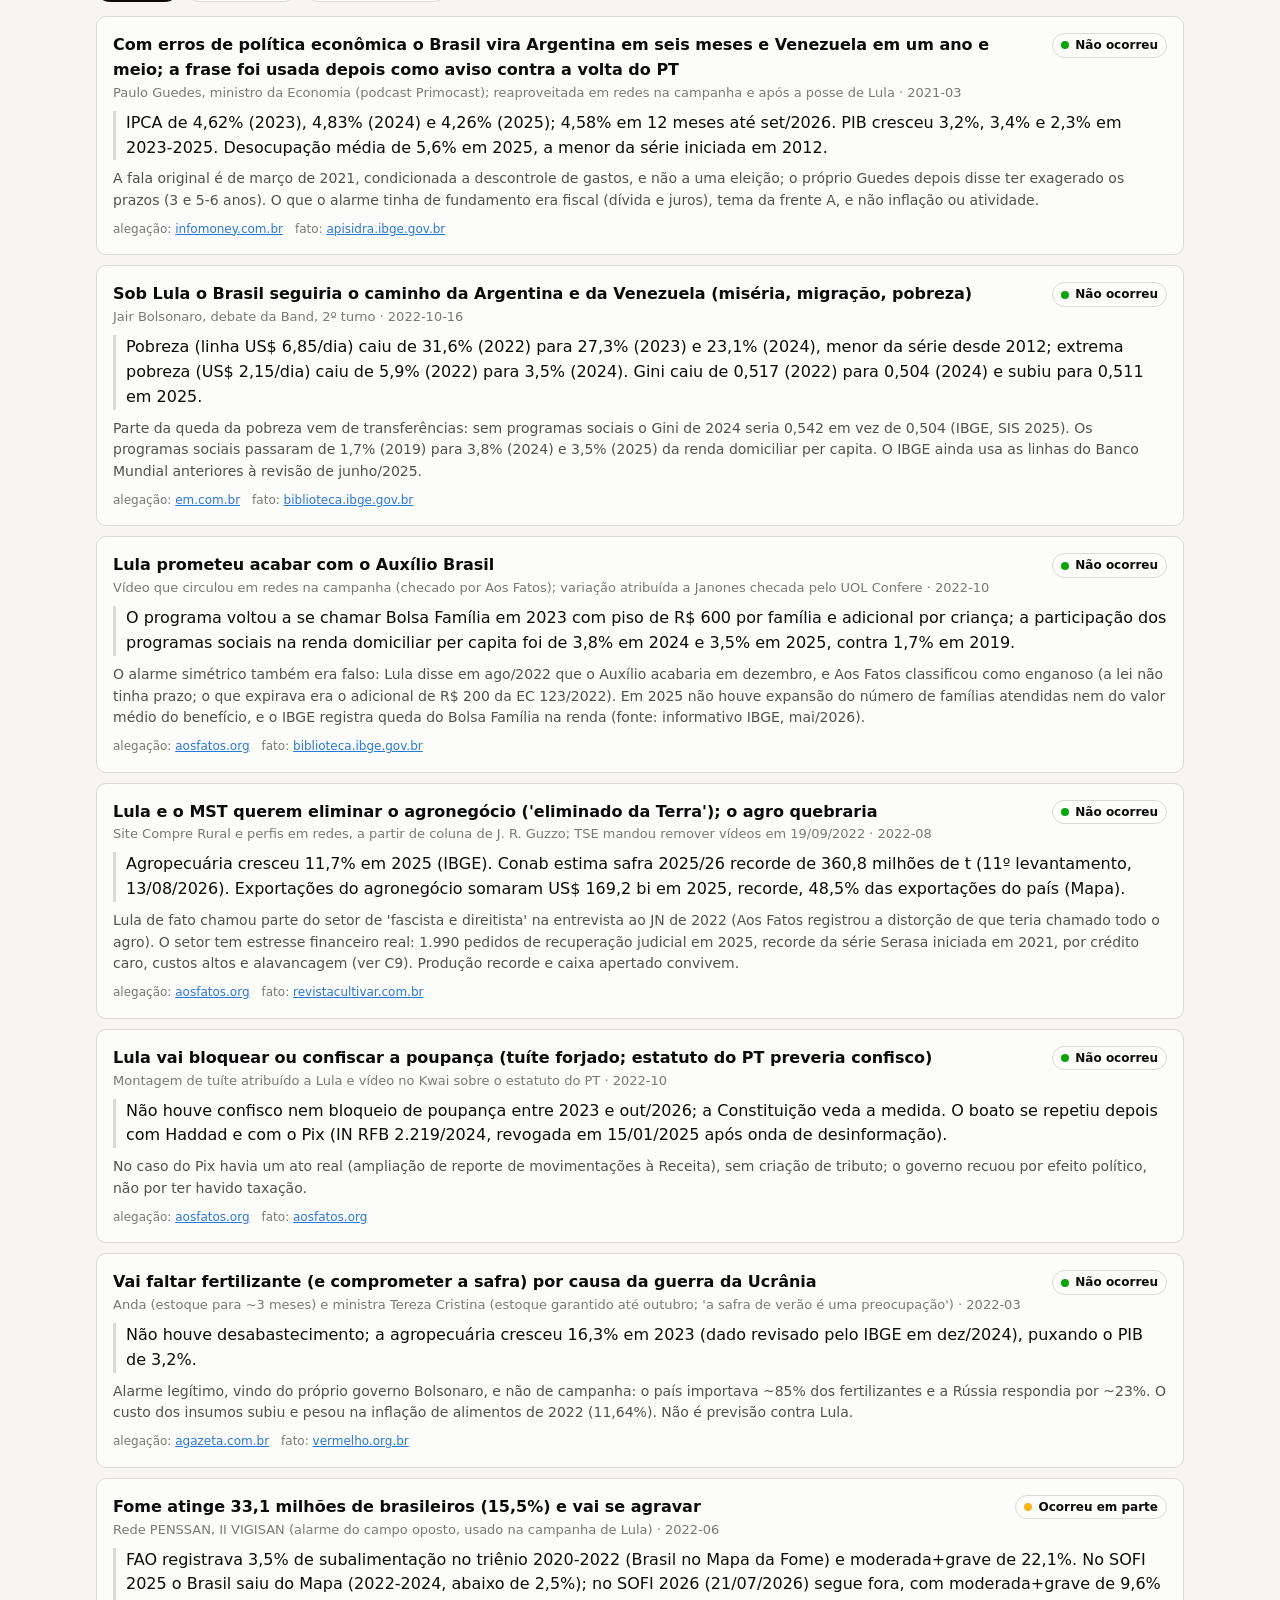
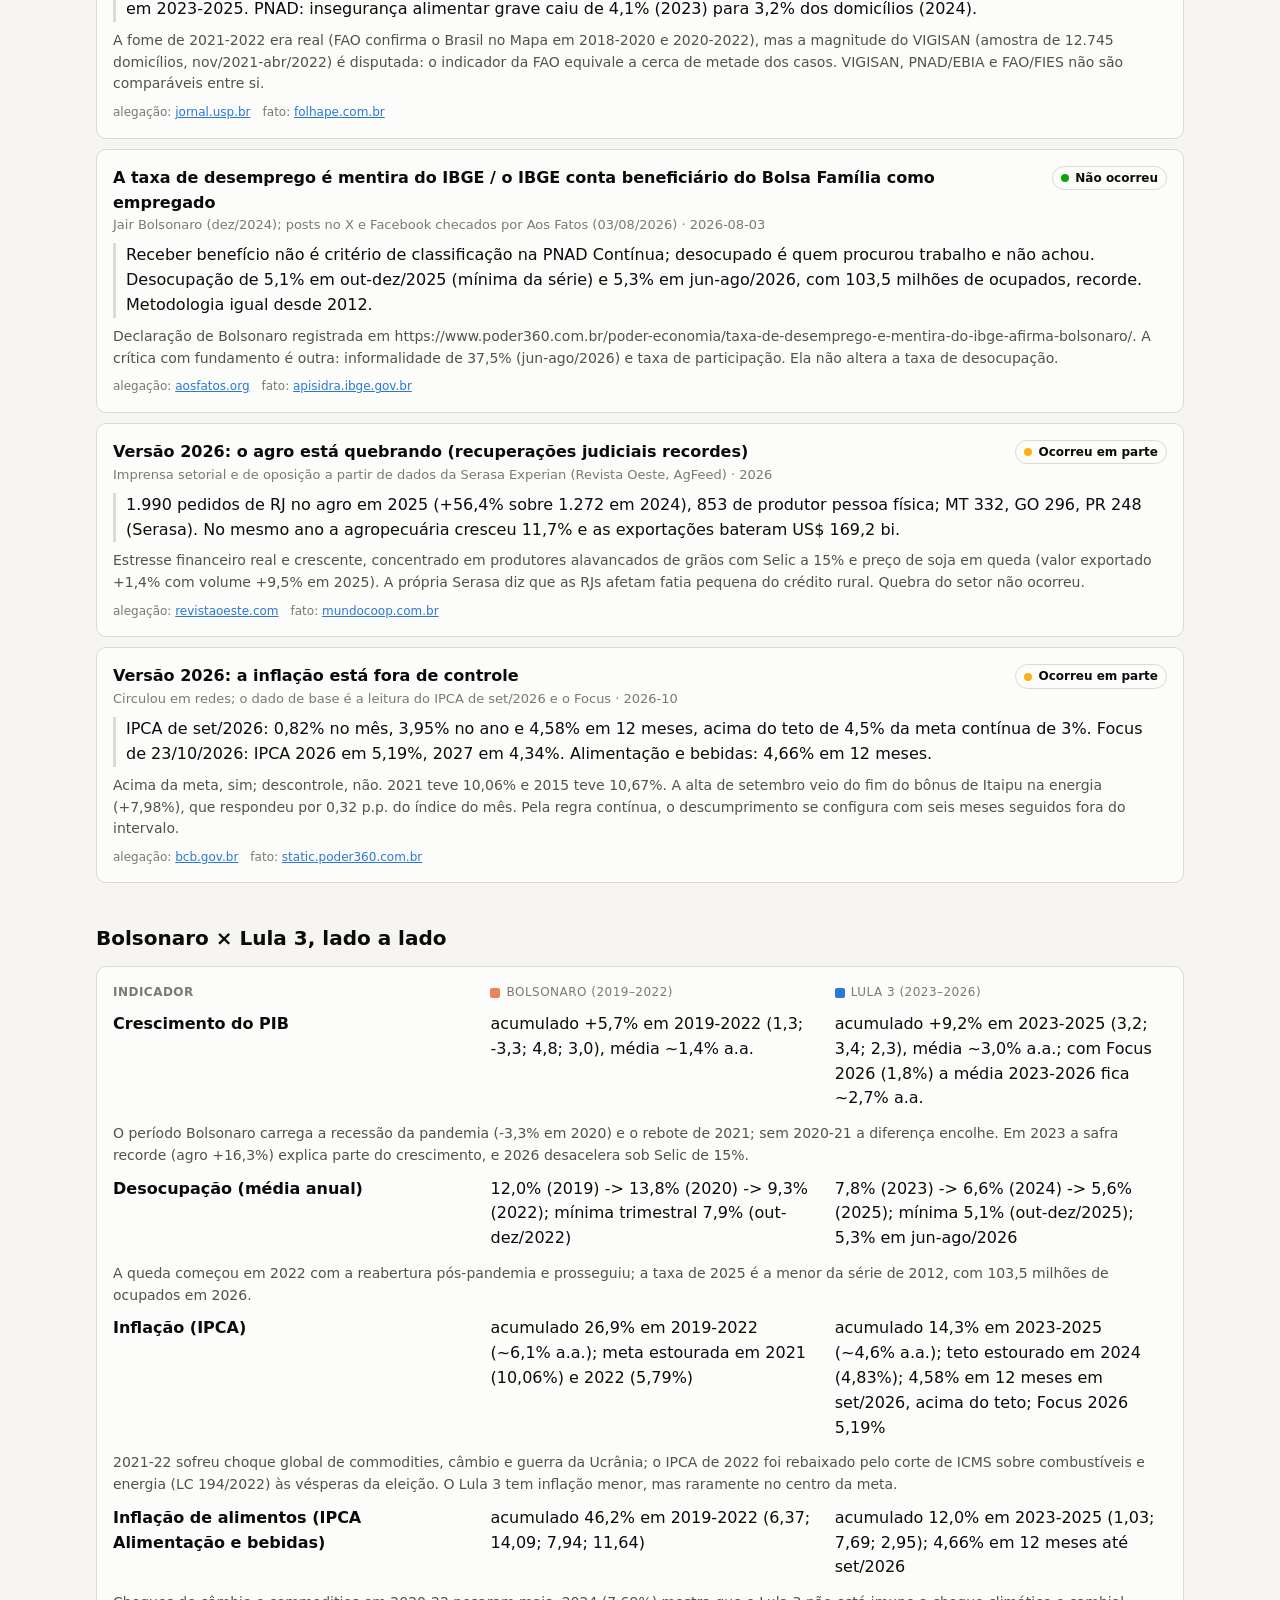
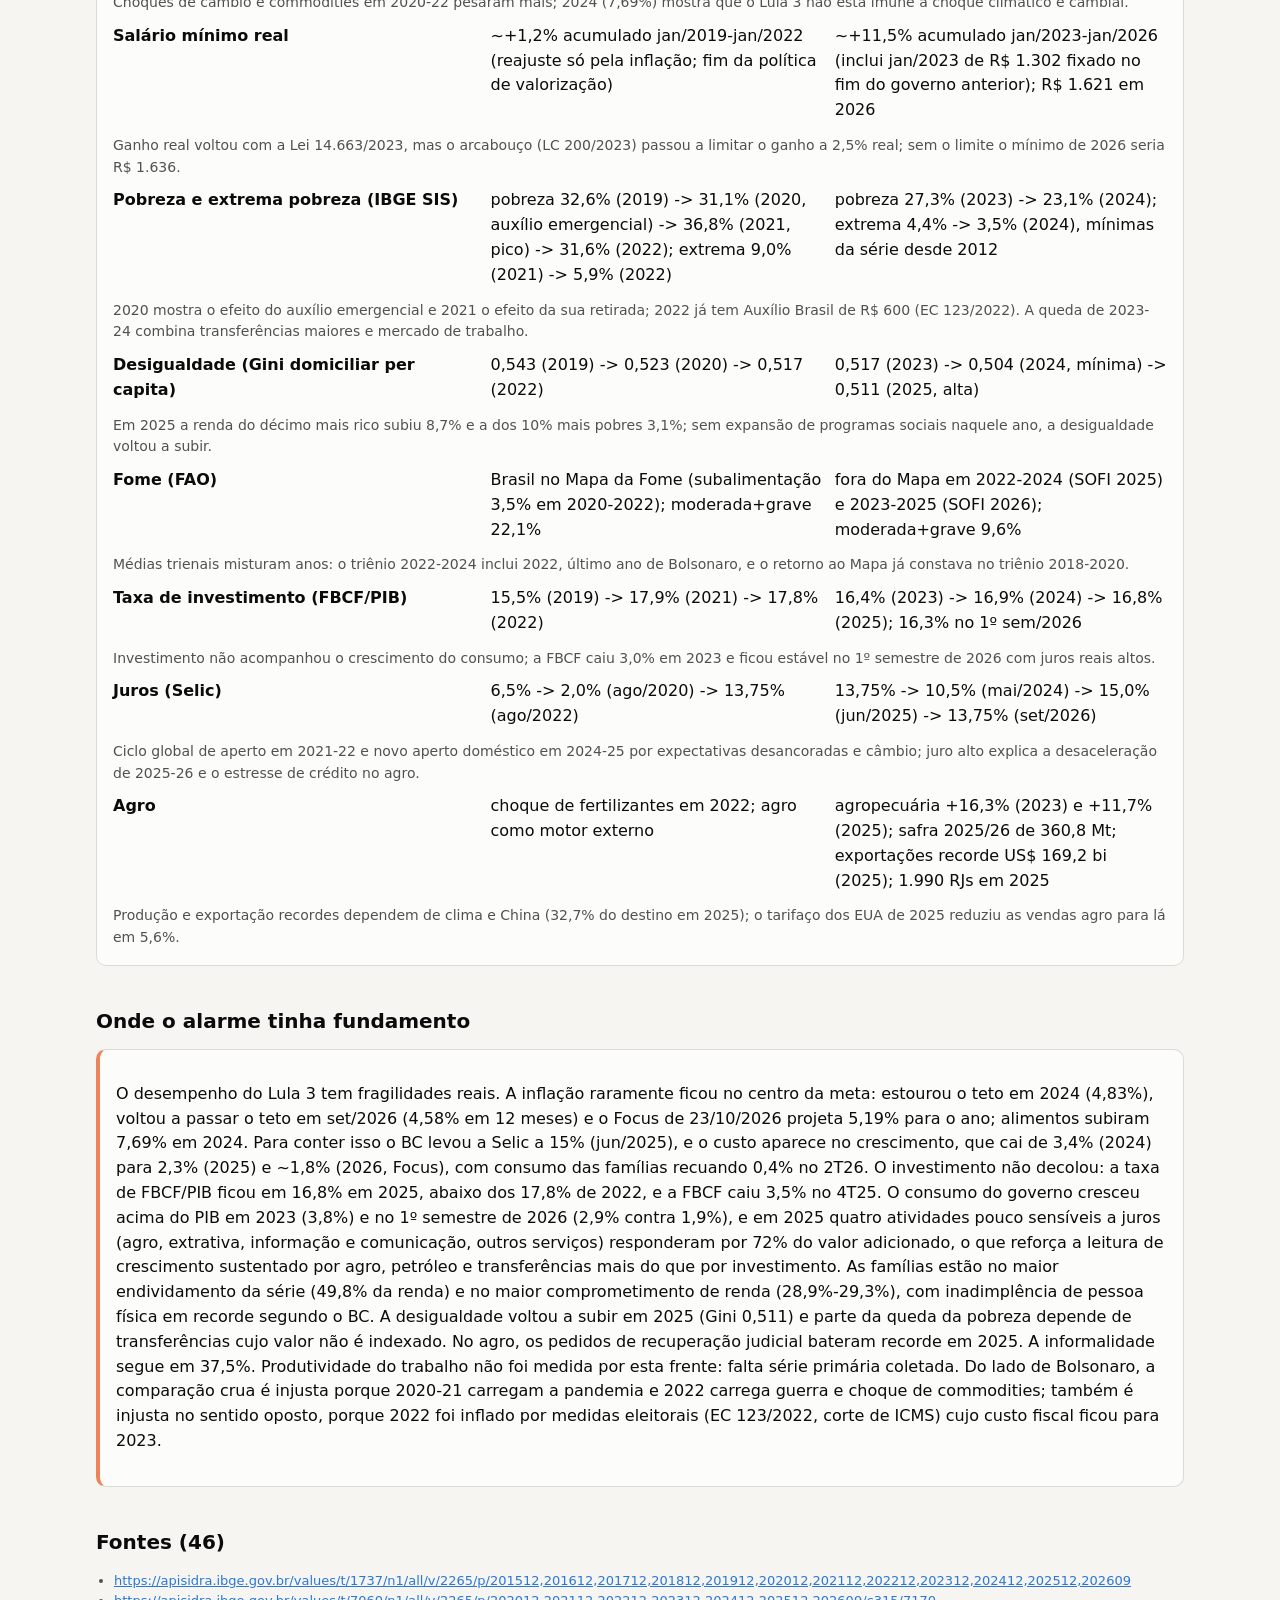
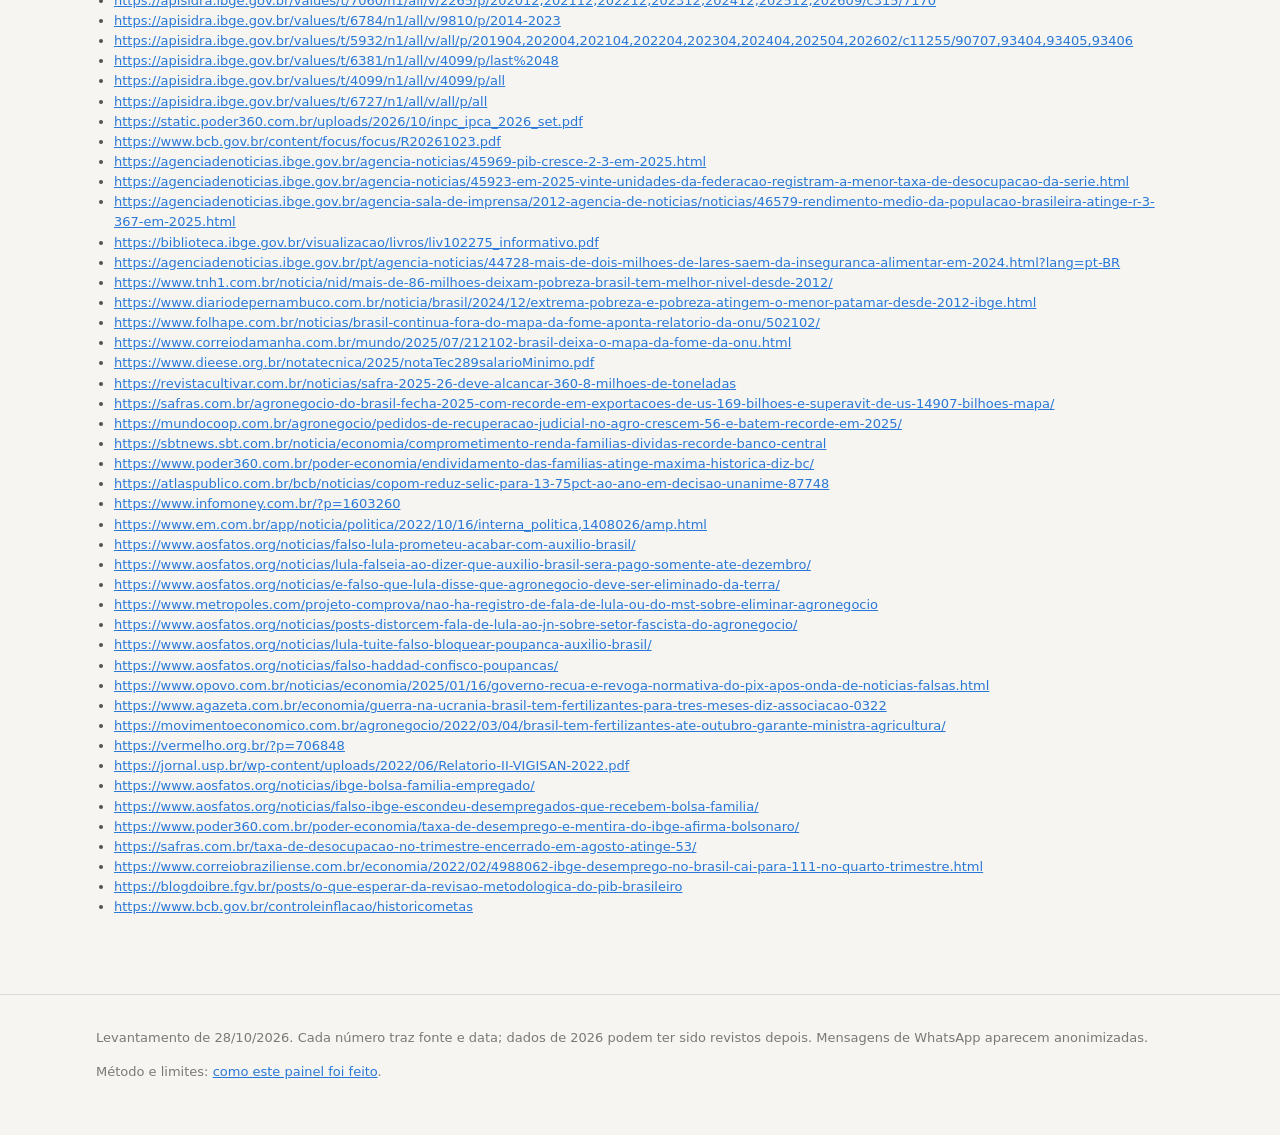
<file: economia.html>
<!doctype html>
<html lang="pt-BR">
<head>
<meta charset="utf-8">
<meta name="viewport" content="width=device-width, initial-scale=1">
<title>Economia real e indicadores sociais: alarmes de 2022 e a versão 2026</title>
<meta name="description" content="Os alarmes econômicos de 2022 contra um governo Lula (virar Argentina/Venezuela, fim do Auxílio, fim do agro, confisco de poupança) não se confirmaram: o PIB cresceu 3,2% (2023), 3,4% (2024) e 2,3% (2">
<link rel="icon" href="data:image/svg+xml,%3Csvg xmlns='http://www.w3.org/2000/svg' viewBox='0 0 16 16'%3E%3Crect width='16' height='16' rx='3' fill='%232a78d6'/%3E%3Cpath d='M3 12l3-4 3 2 4-6' stroke='white' stroke-width='1.6' fill='none'/%3E%3C/svg%3E">
<link rel="stylesheet" href="assets/style.css">
</head>
<body data-page="C">
<main><div class="wrap"></div></main>
<script src="data/dados.js"></script>
<script src="assets/app.js"></script>
</body>
</html>
</file>
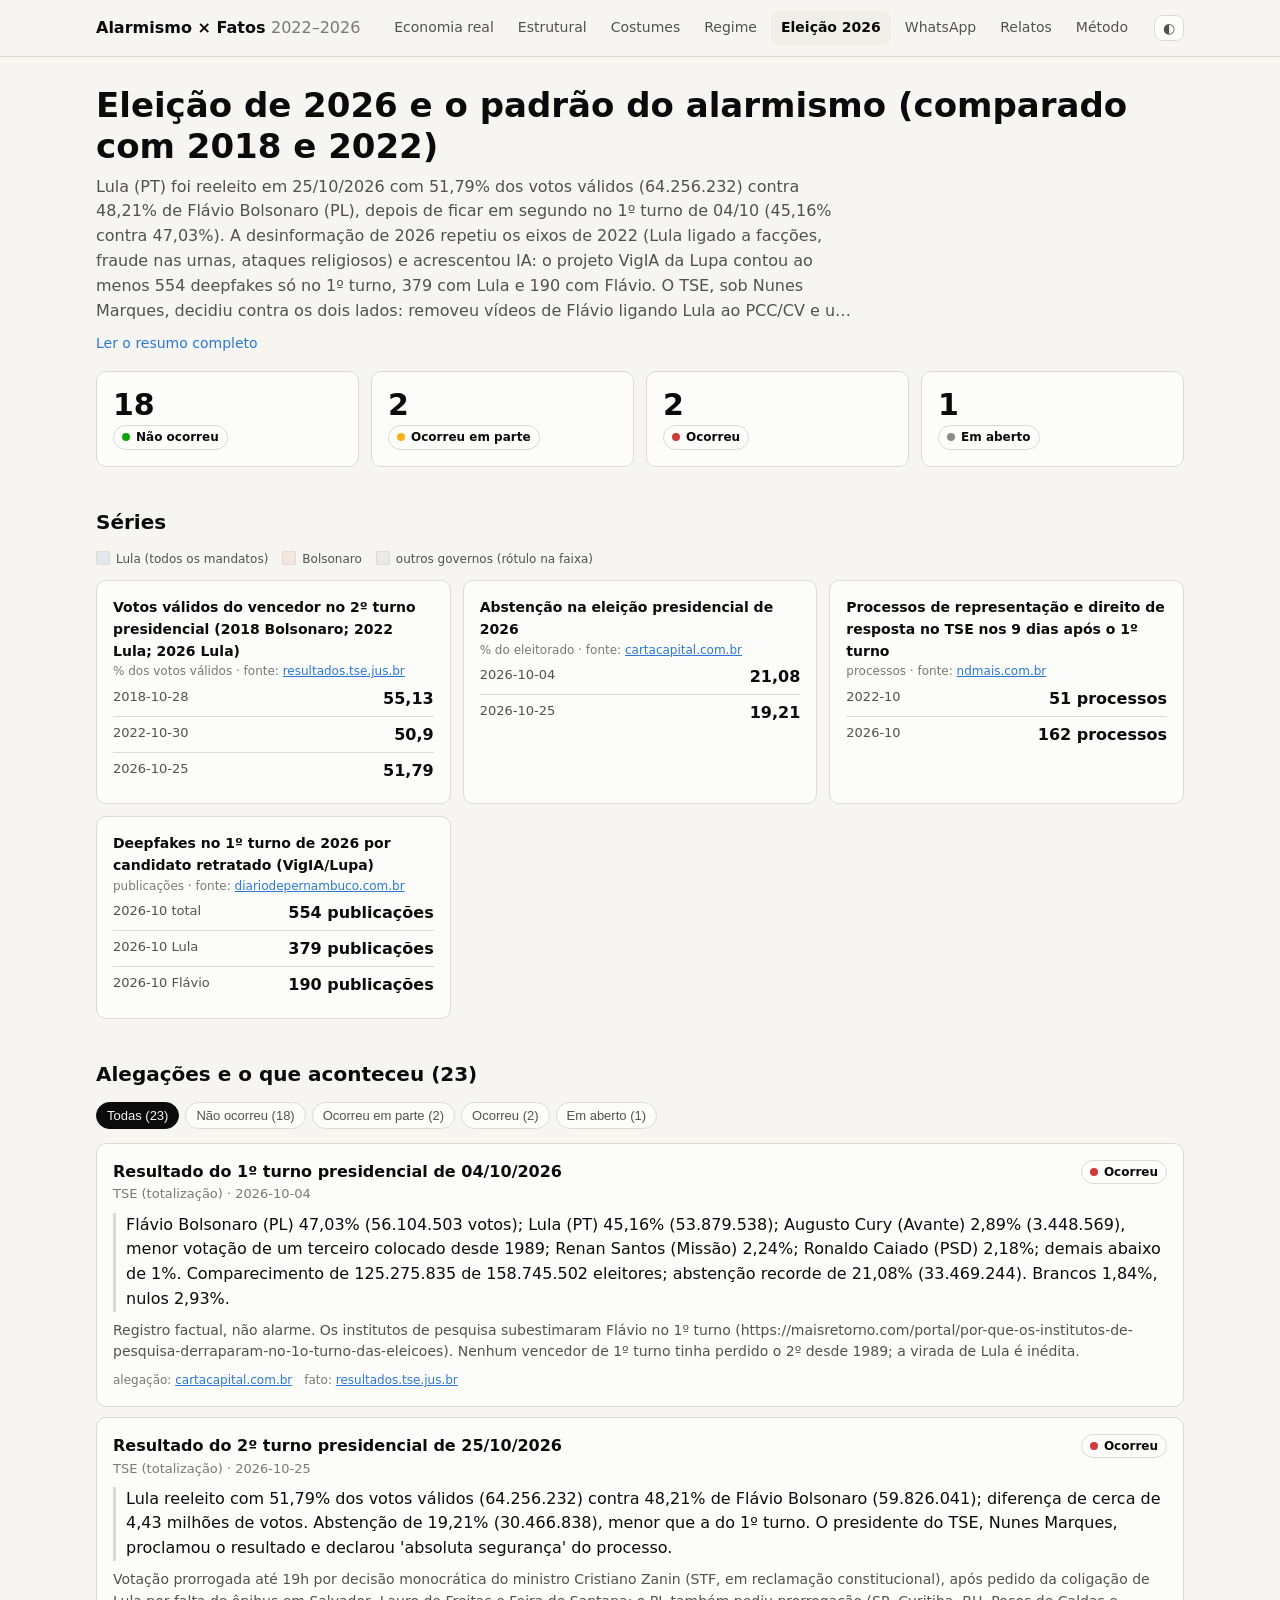
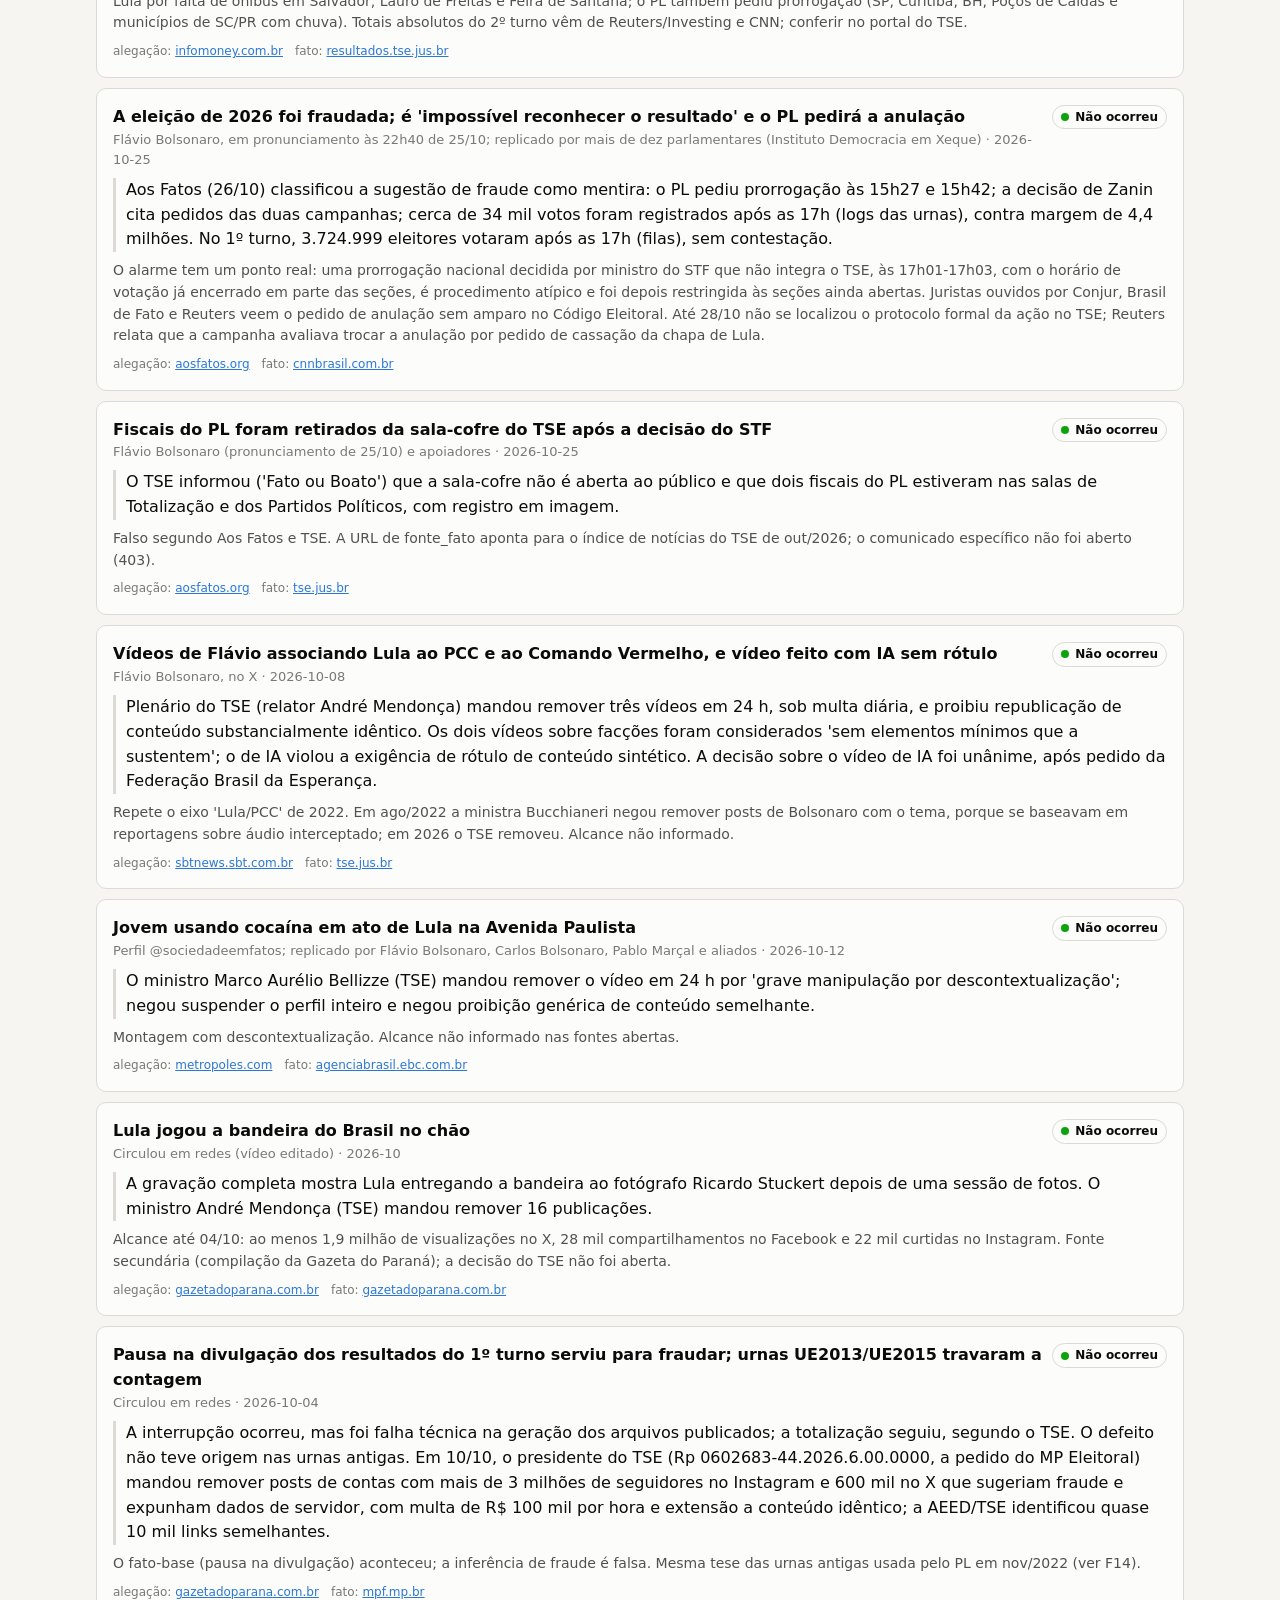
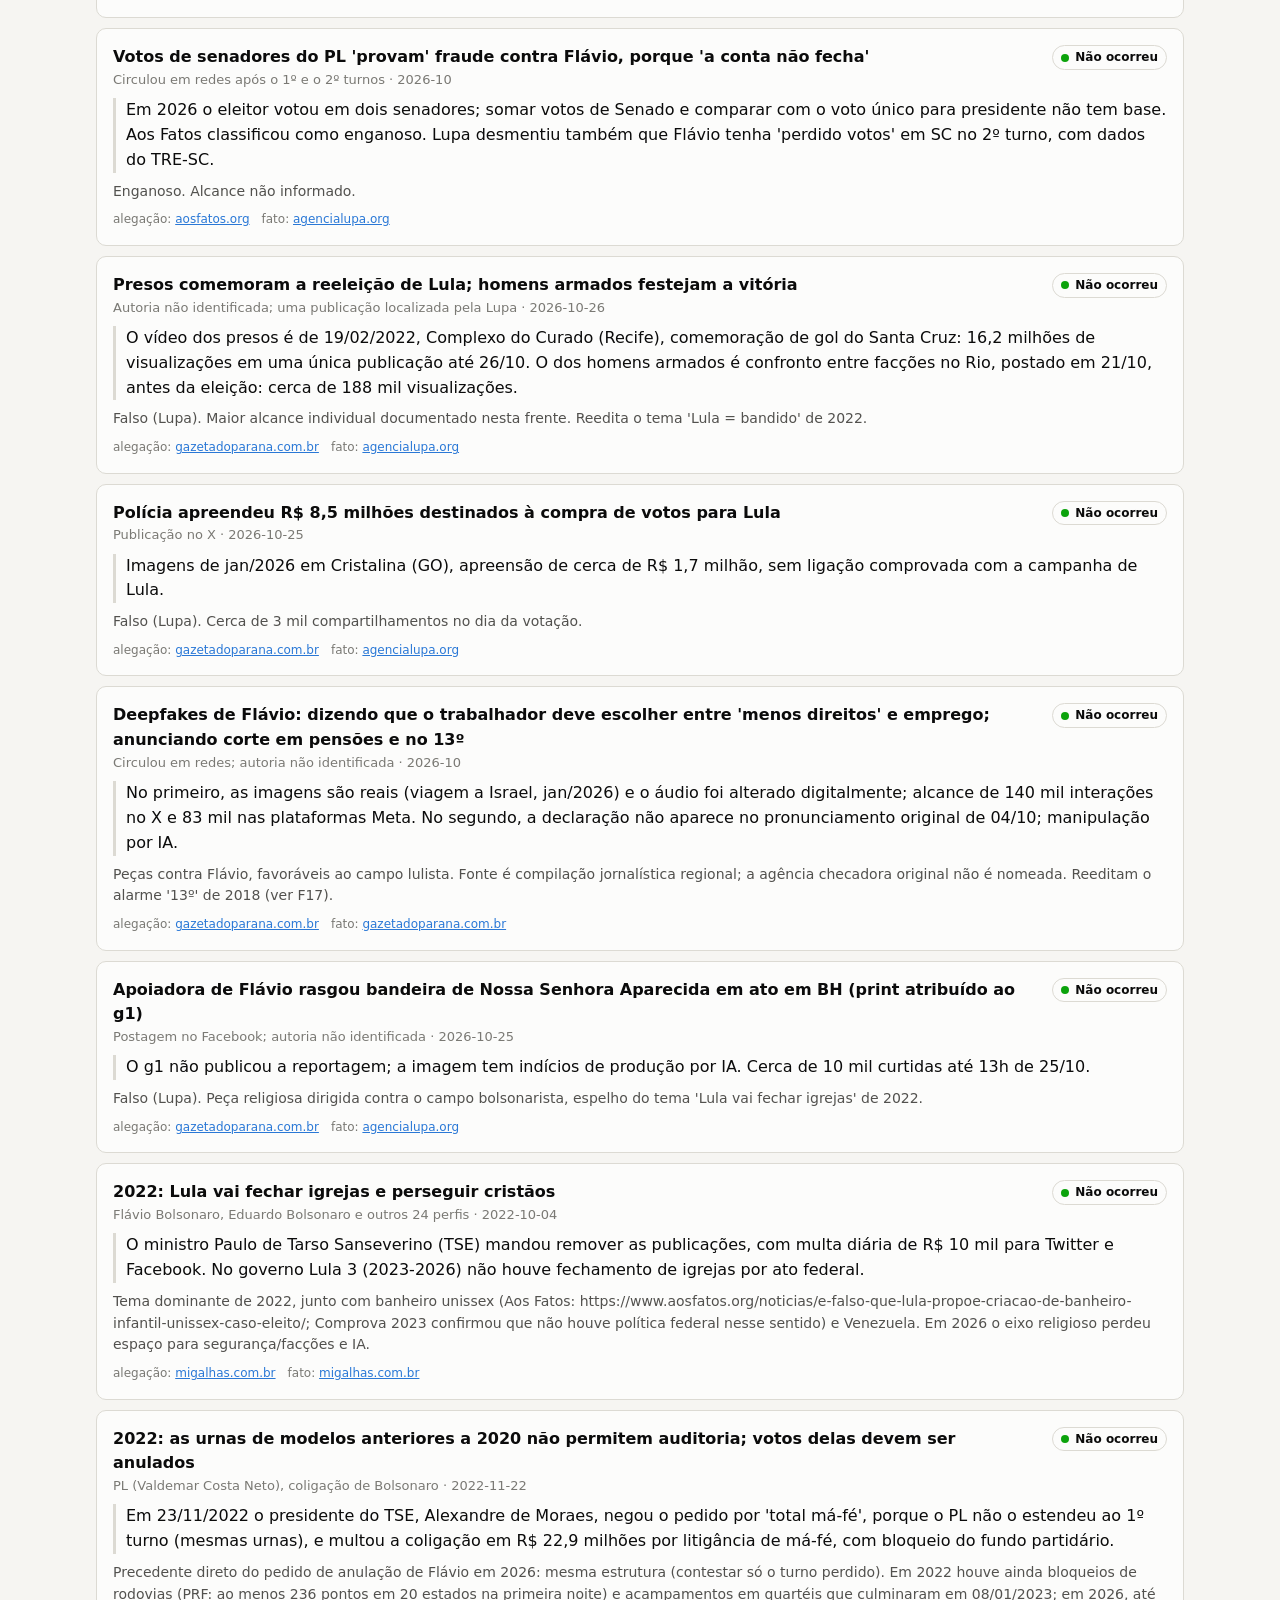
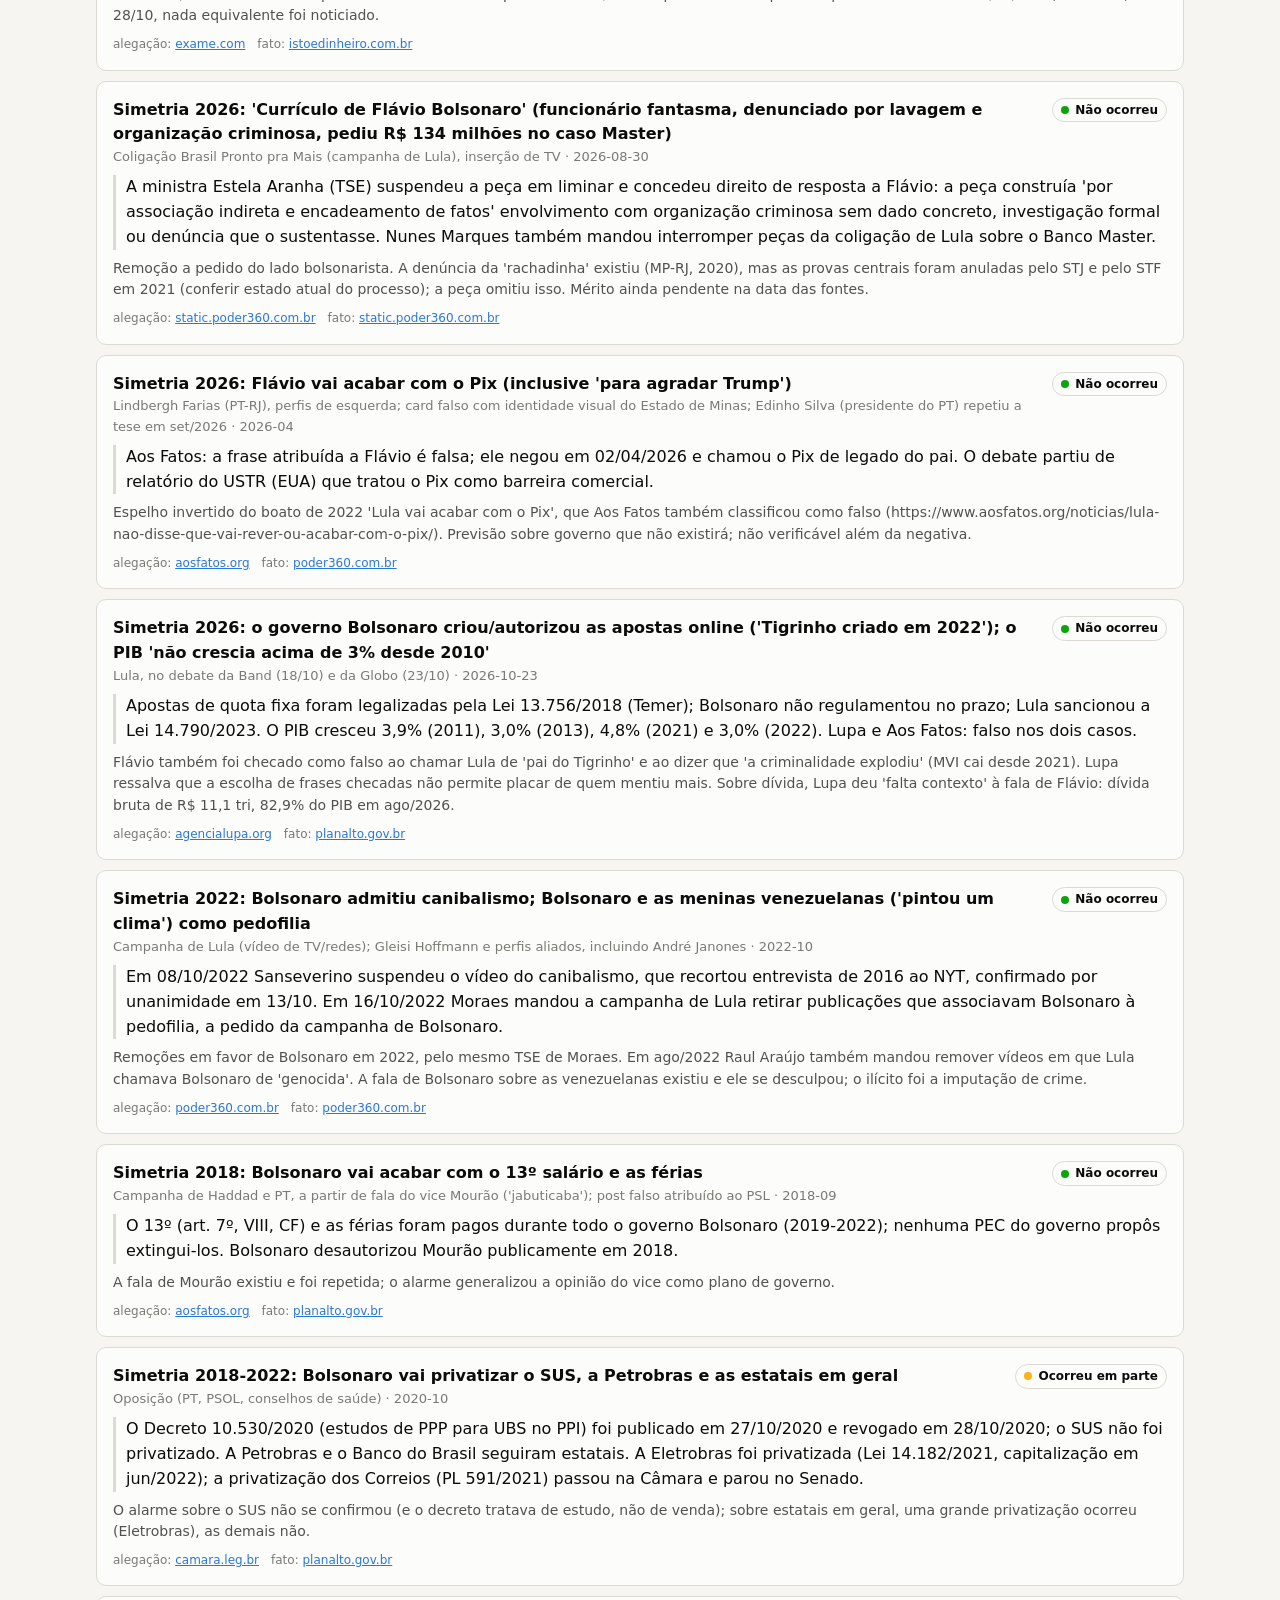
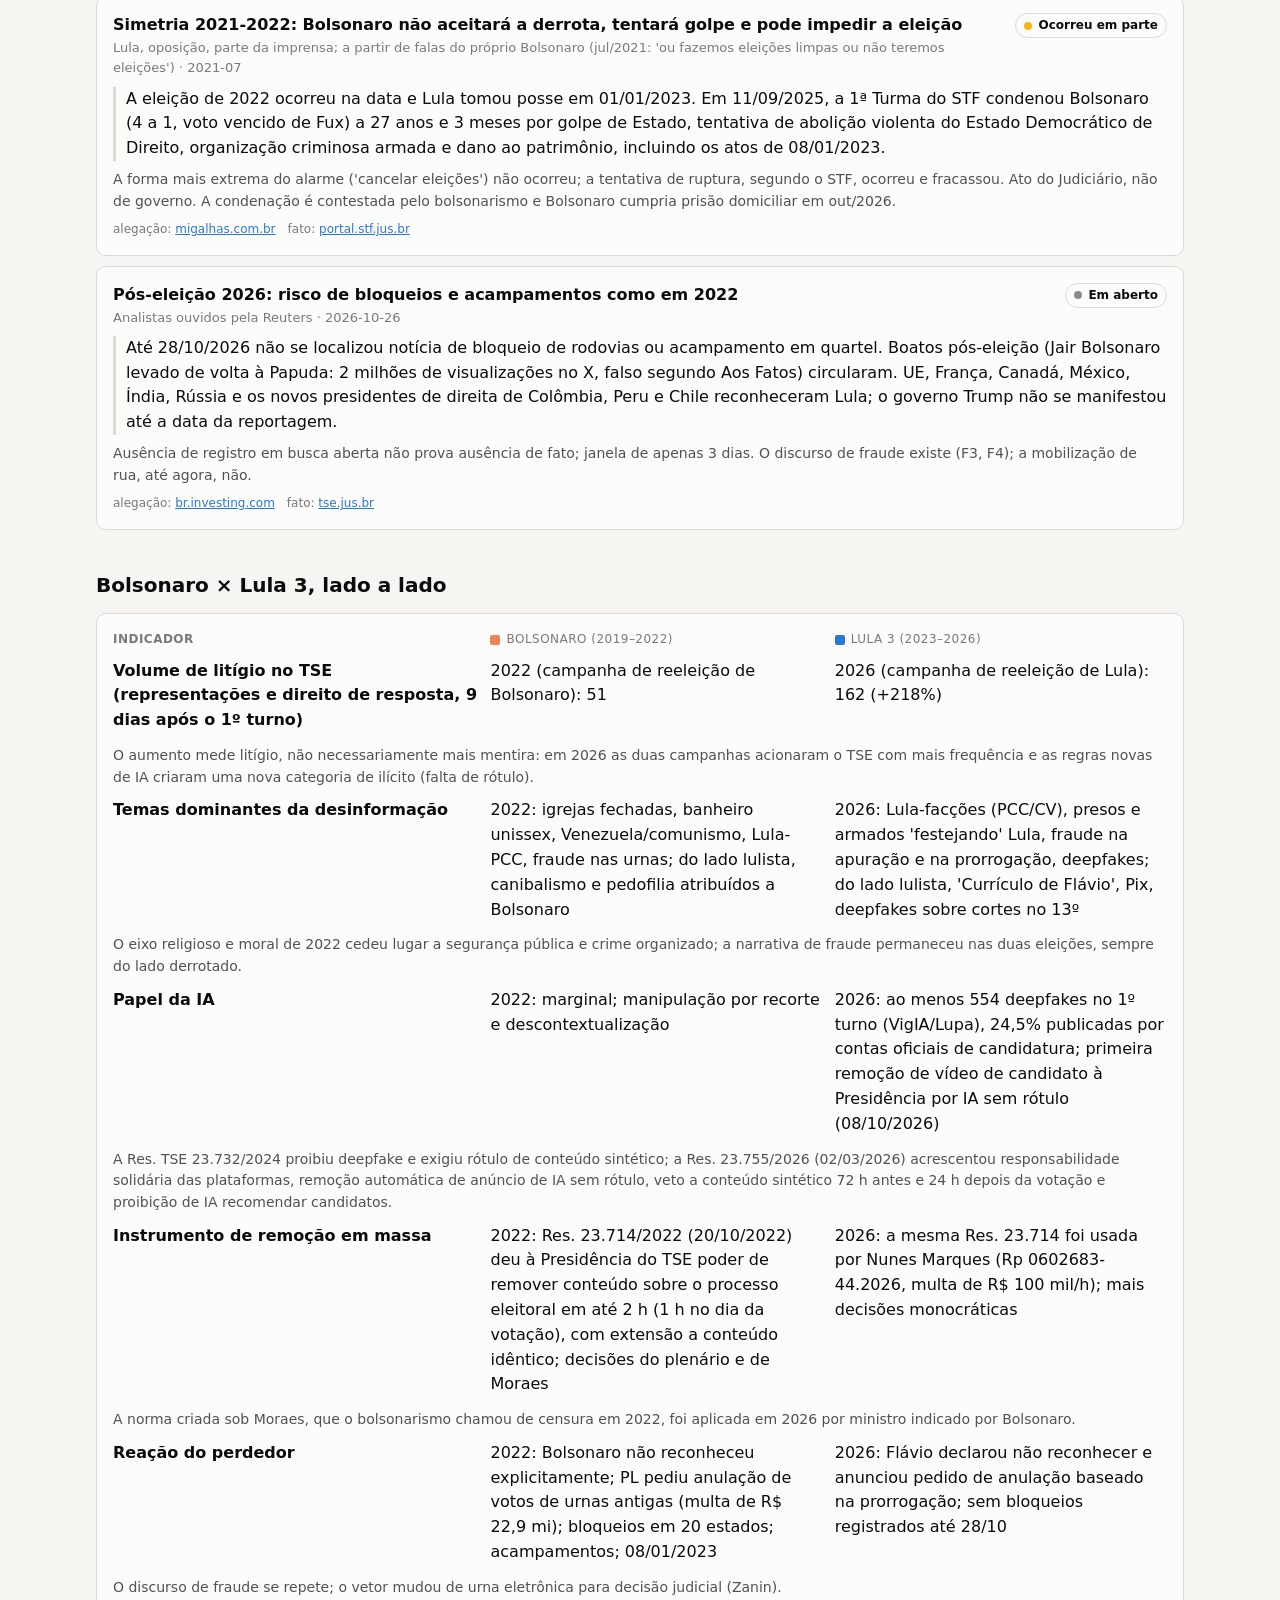
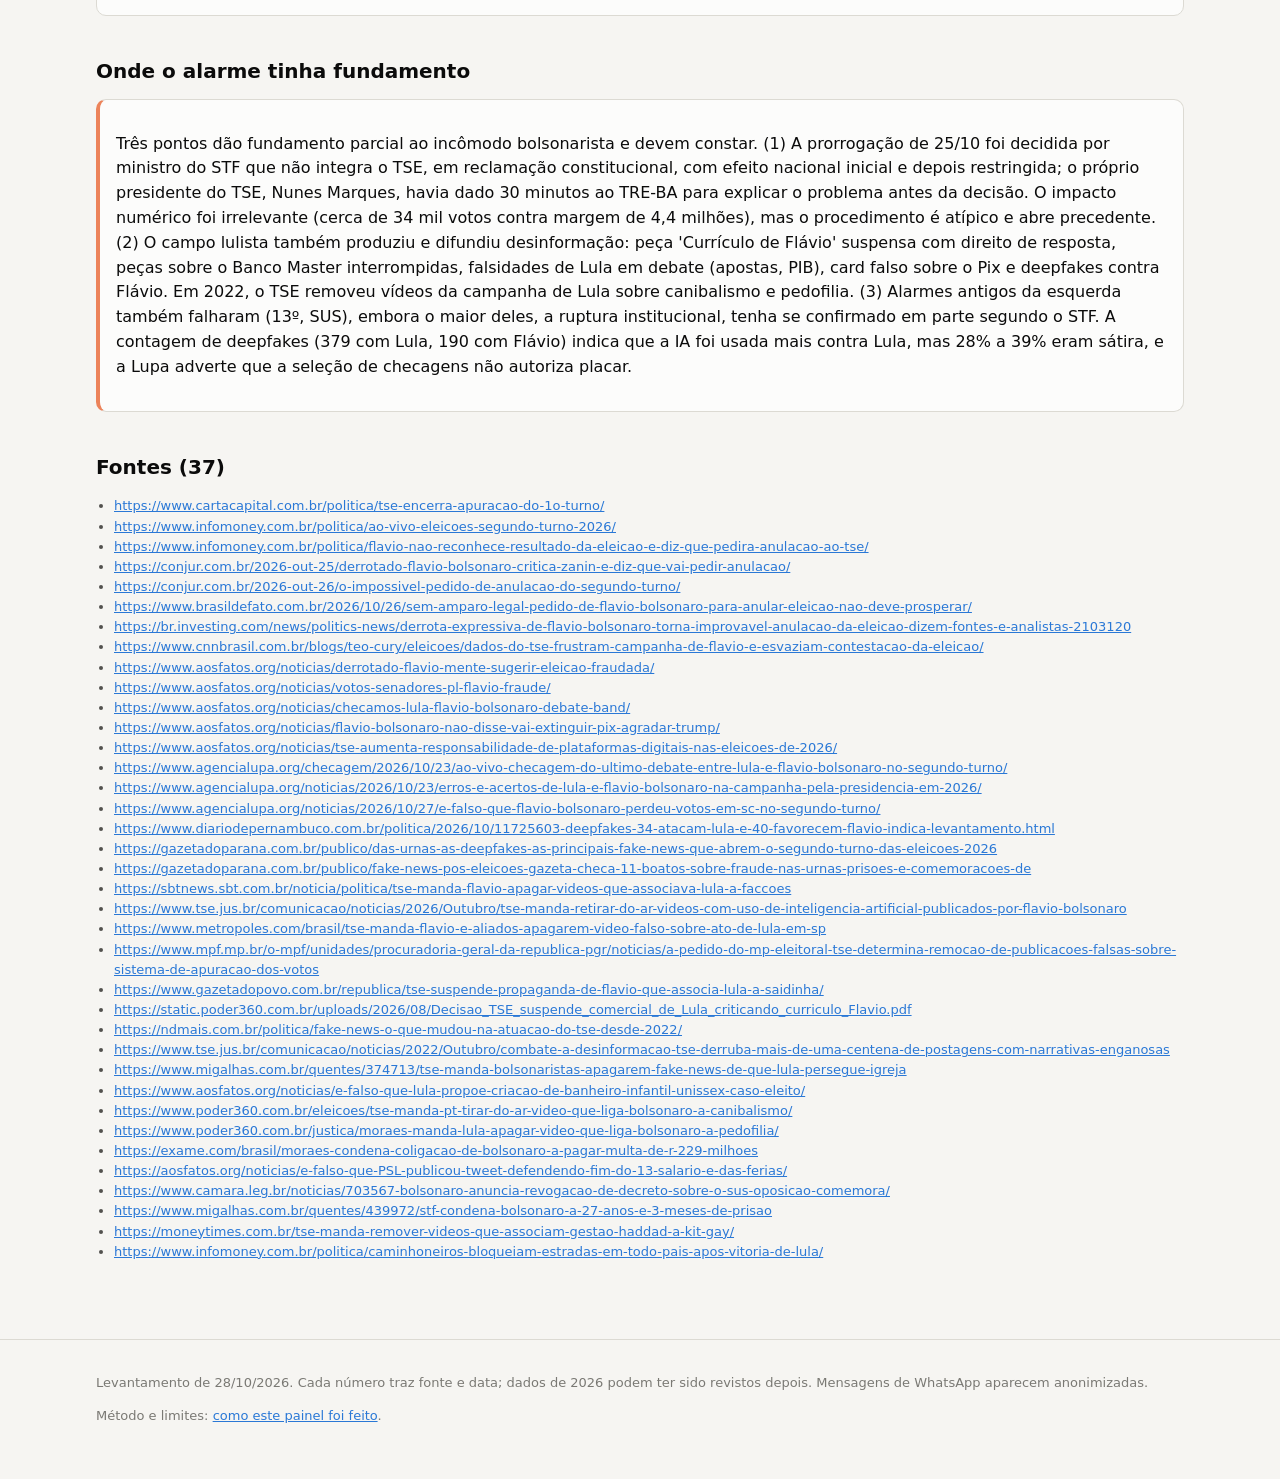
<file: eleicao-2026.html>
<!doctype html>
<html lang="pt-BR">
<head>
<meta charset="utf-8">
<meta name="viewport" content="width=device-width, initial-scale=1">
<title>Eleição de 2026 e o padrão do alarmismo (comparado com 2018 e 2022)</title>
<meta name="description" content="Lula (PT) foi reeleito em 25/10/2026 com 51,79% dos votos válidos (64.256.232) contra 48,21% de Flávio Bolsonaro (PL), depois de ficar em segundo no 1º turno de 04/10 (45,16% contra 47,03%). A desinfo">
<link rel="icon" href="data:image/svg+xml,%3Csvg xmlns='http://www.w3.org/2000/svg' viewBox='0 0 16 16'%3E%3Crect width='16' height='16' rx='3' fill='%232a78d6'/%3E%3Cpath d='M3 12l3-4 3 2 4-6' stroke='white' stroke-width='1.6' fill='none'/%3E%3C/svg%3E">
<link rel="stylesheet" href="assets/style.css">
</head>
<body data-page="F">
<main><div class="wrap"></div></main>
<script src="data/dados.js"></script>
<script src="assets/app.js"></script>
</body>
</html>
</file>
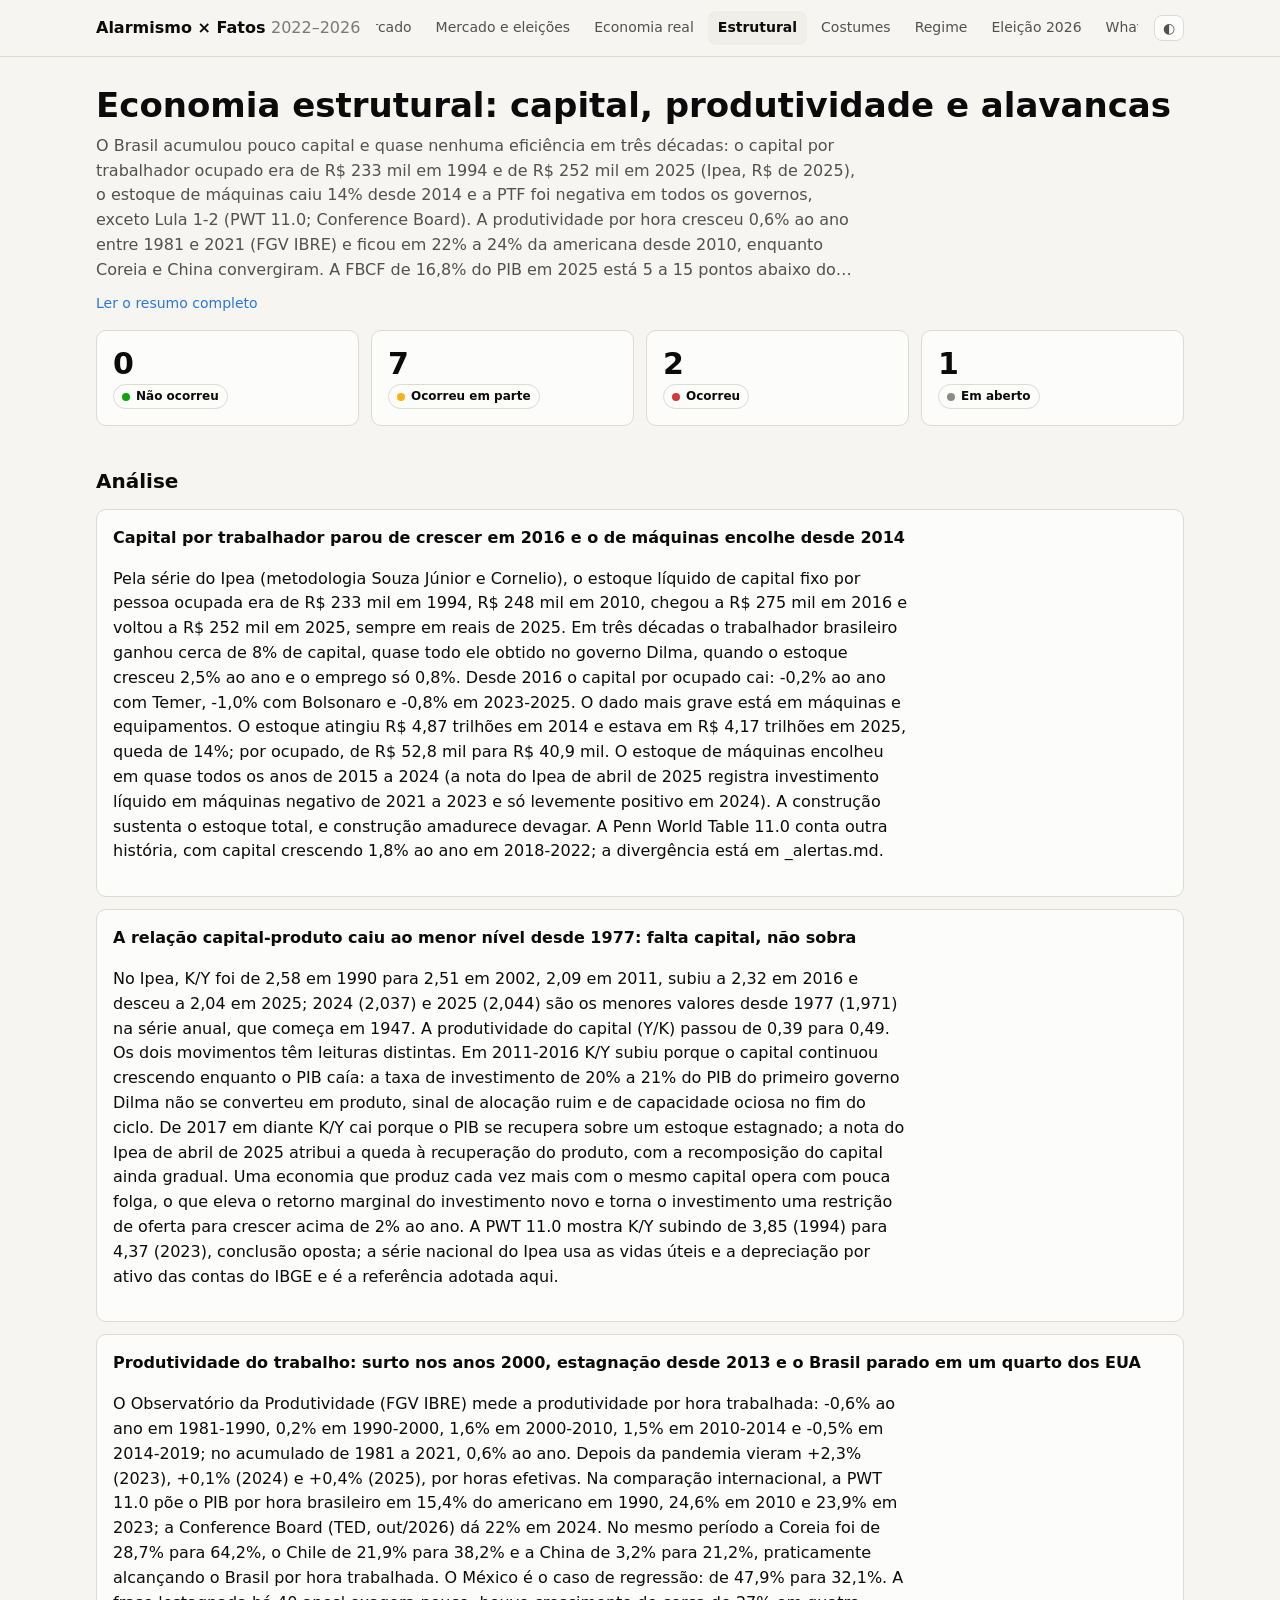
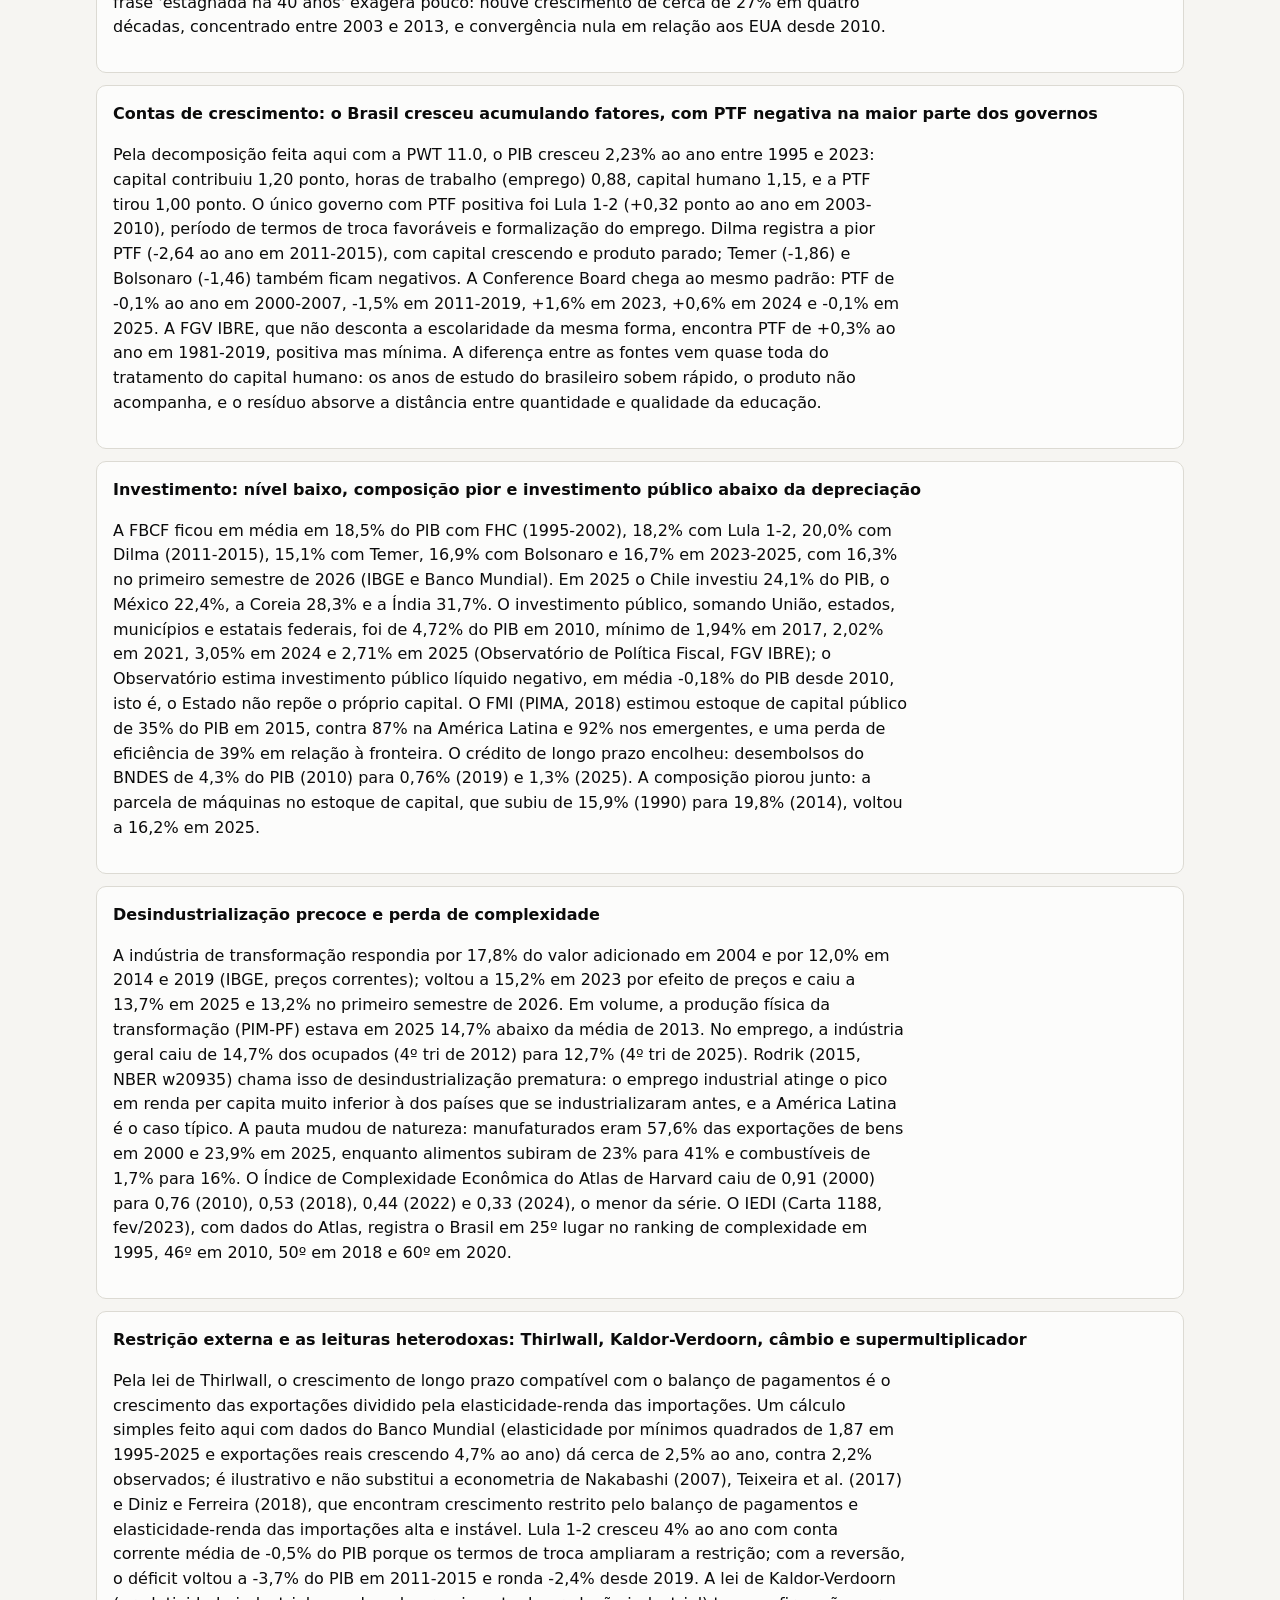
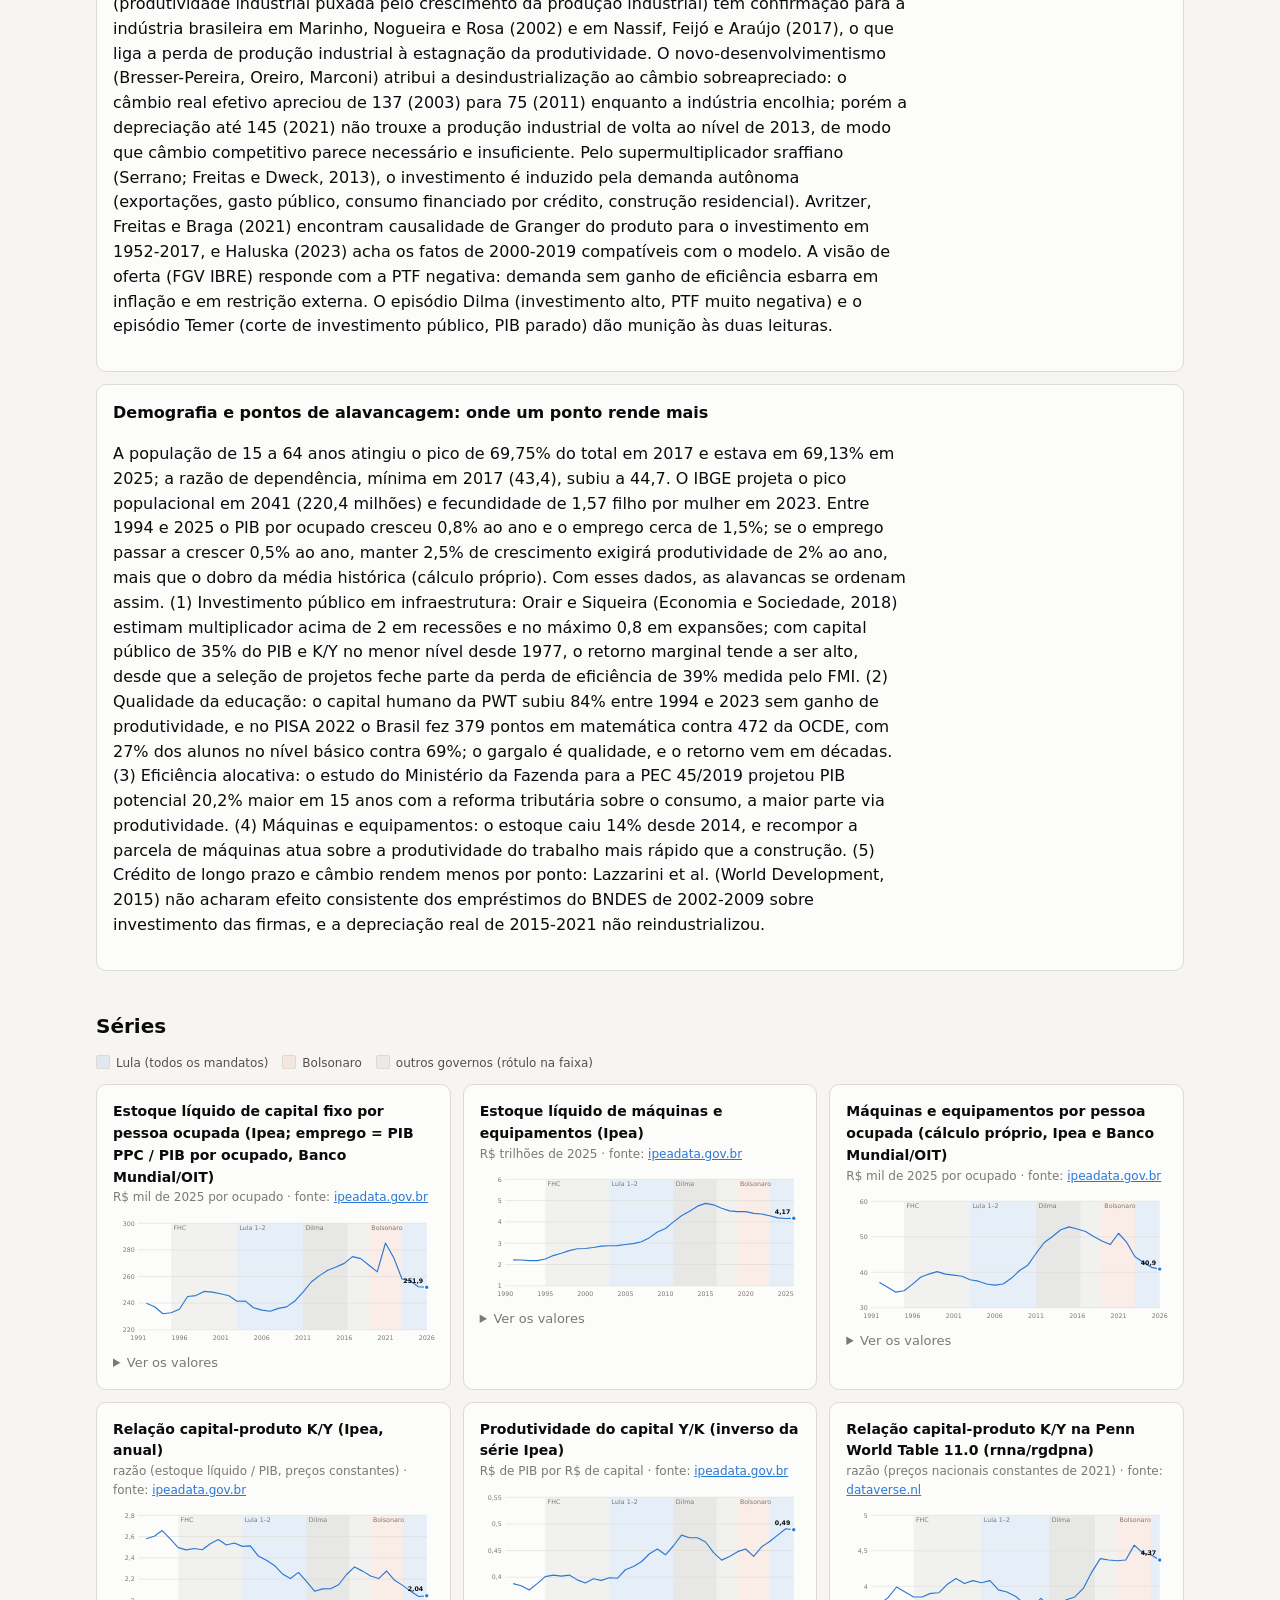
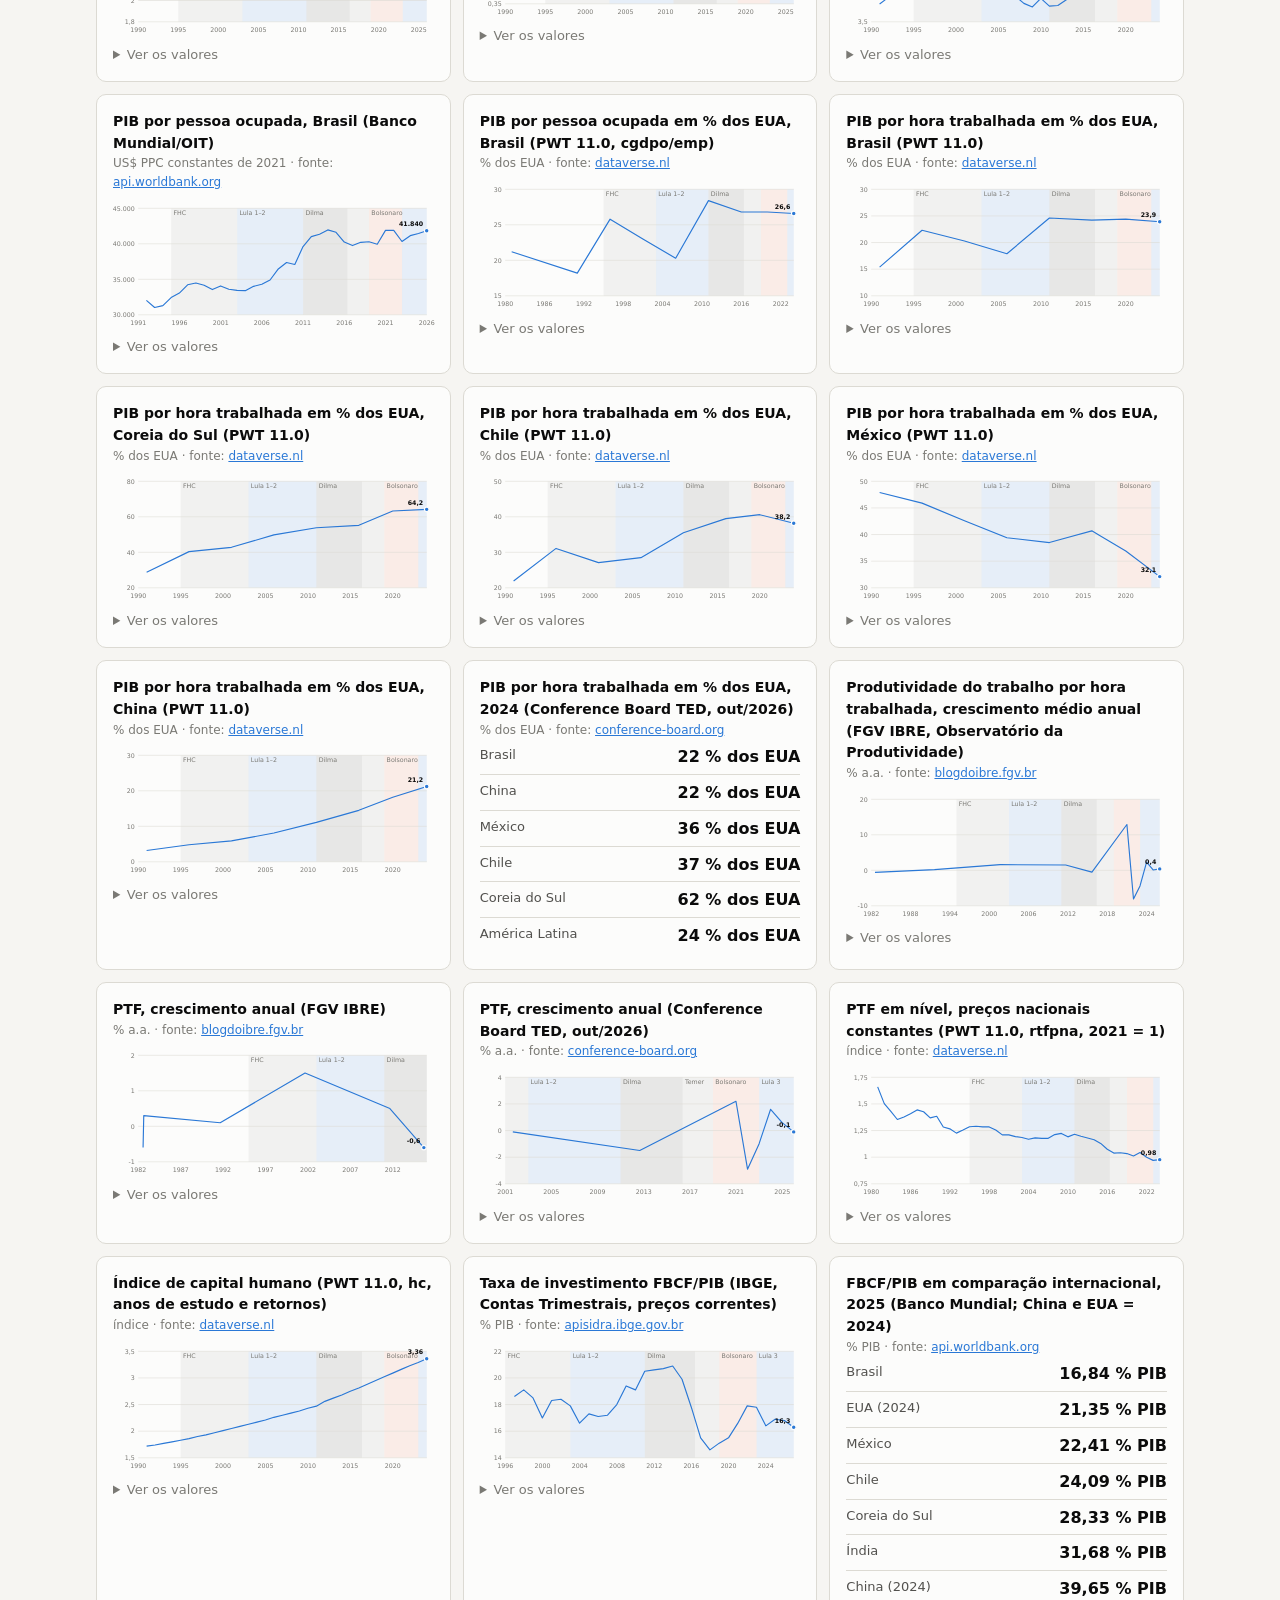
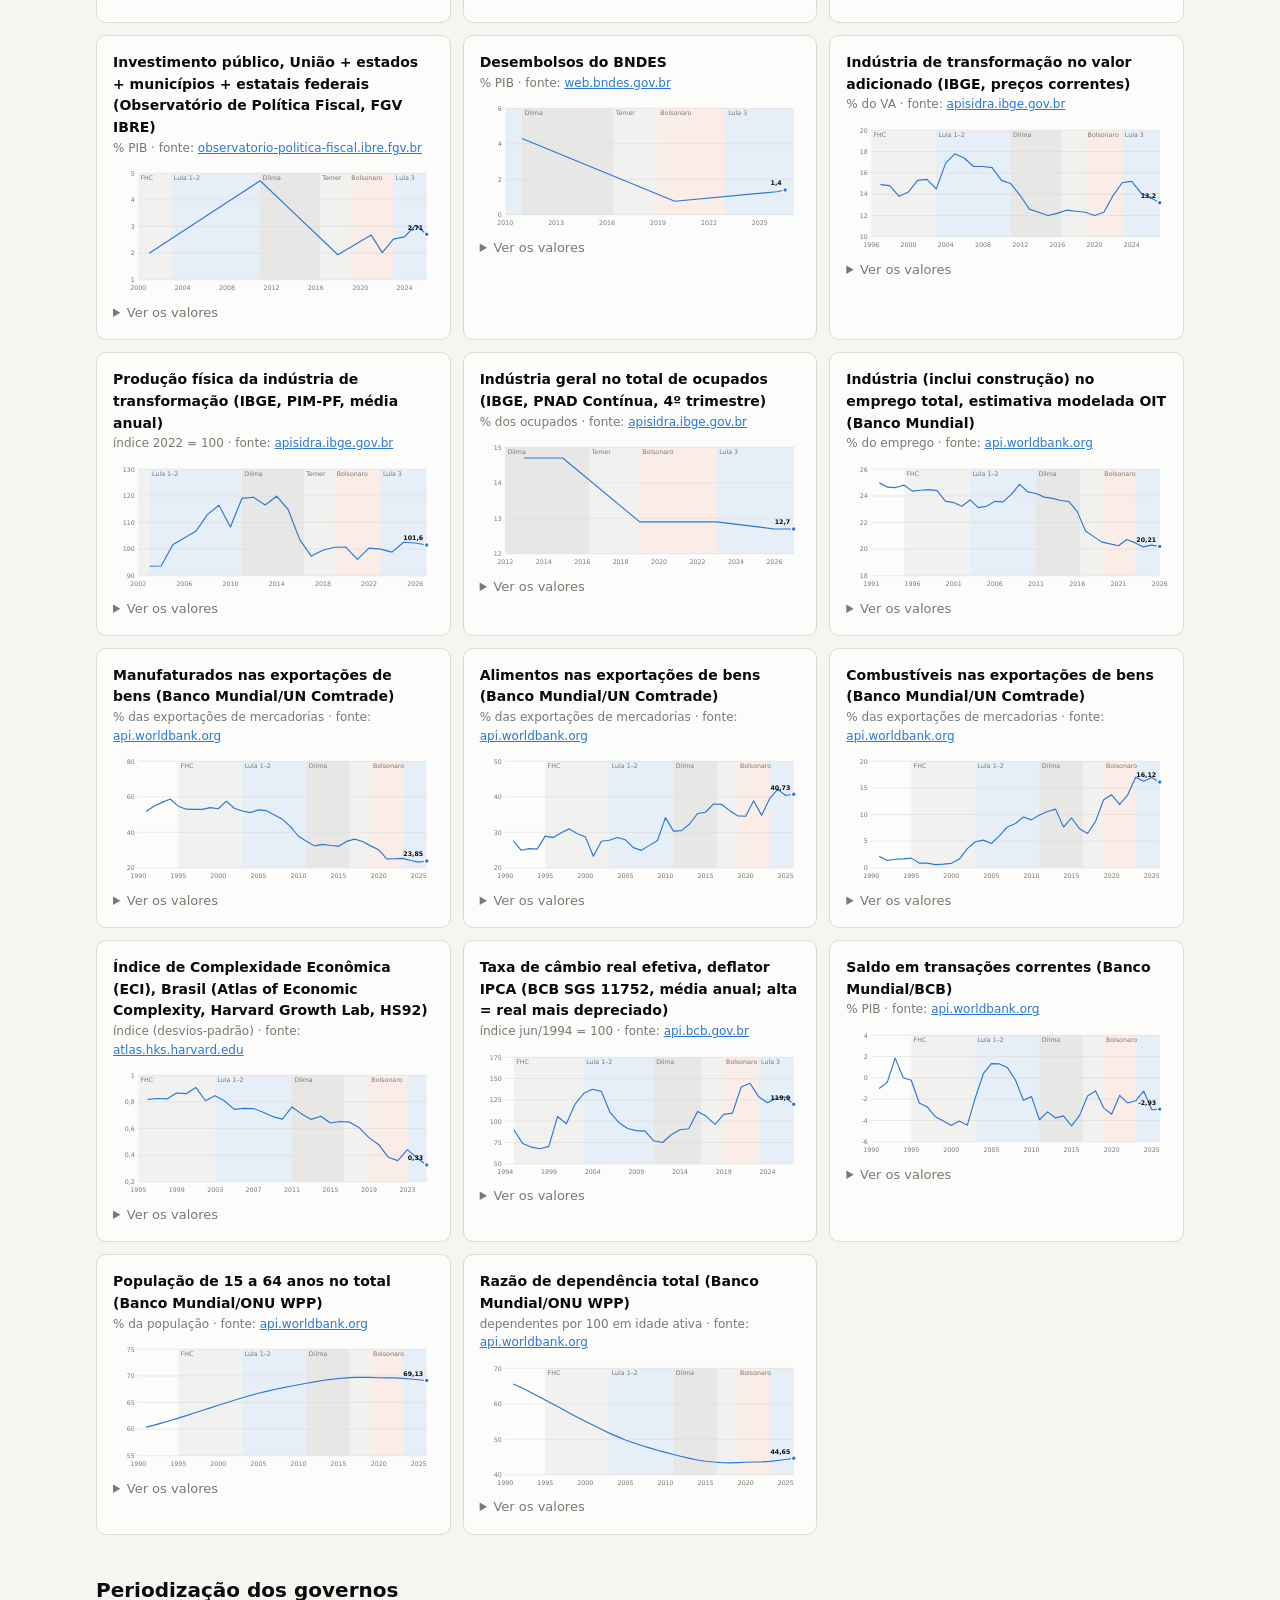
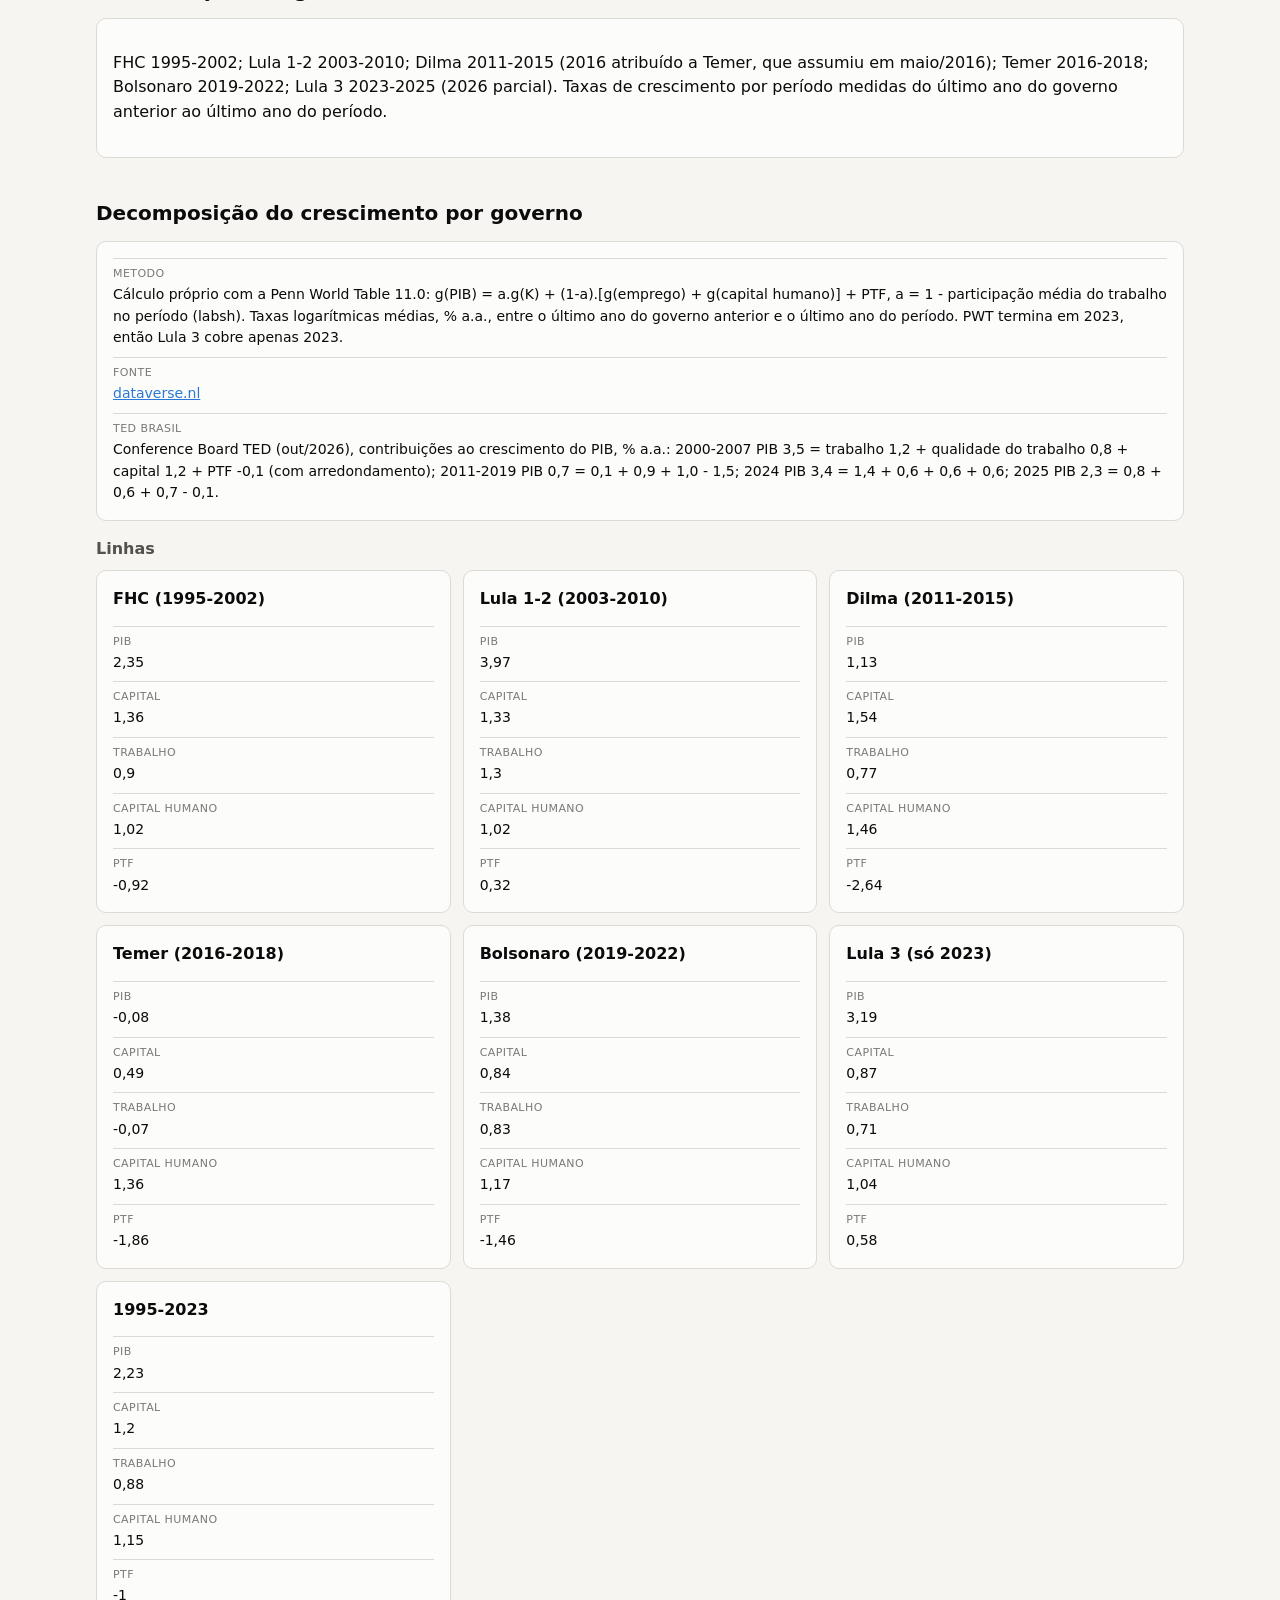
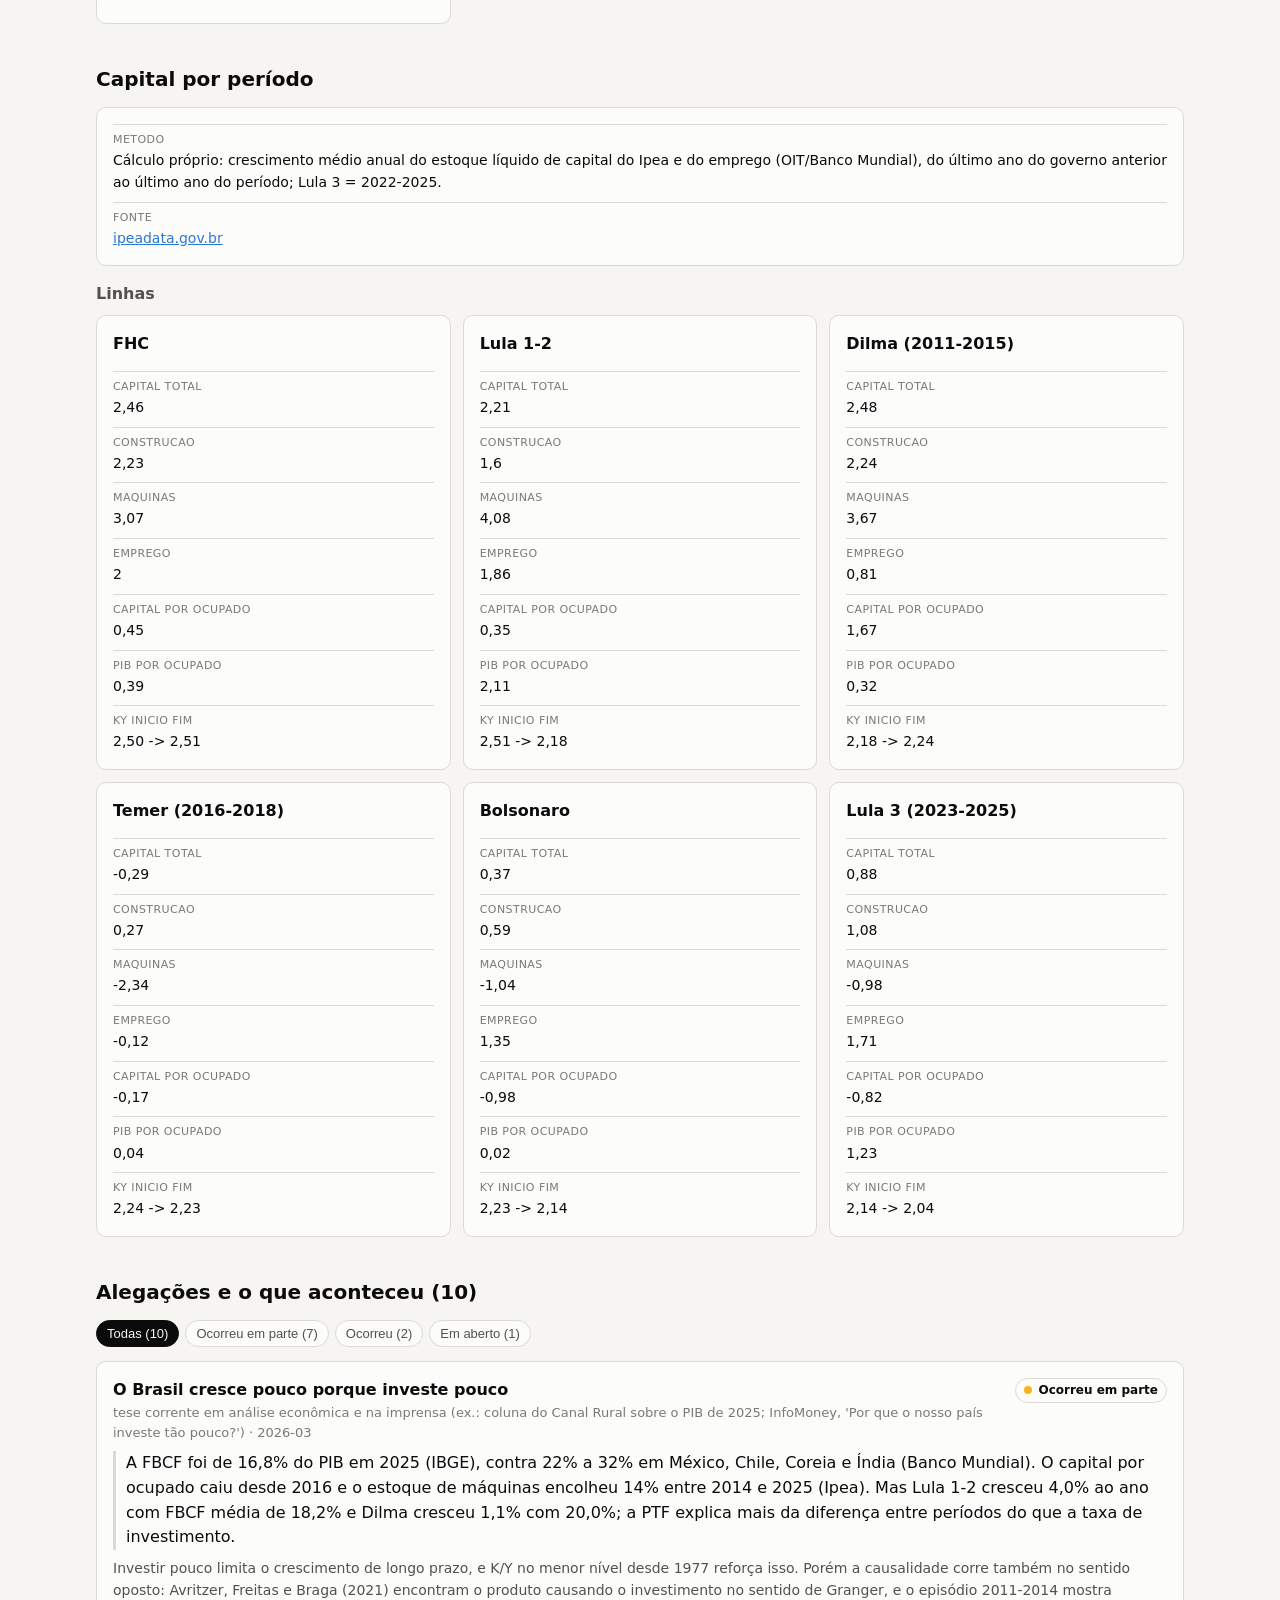
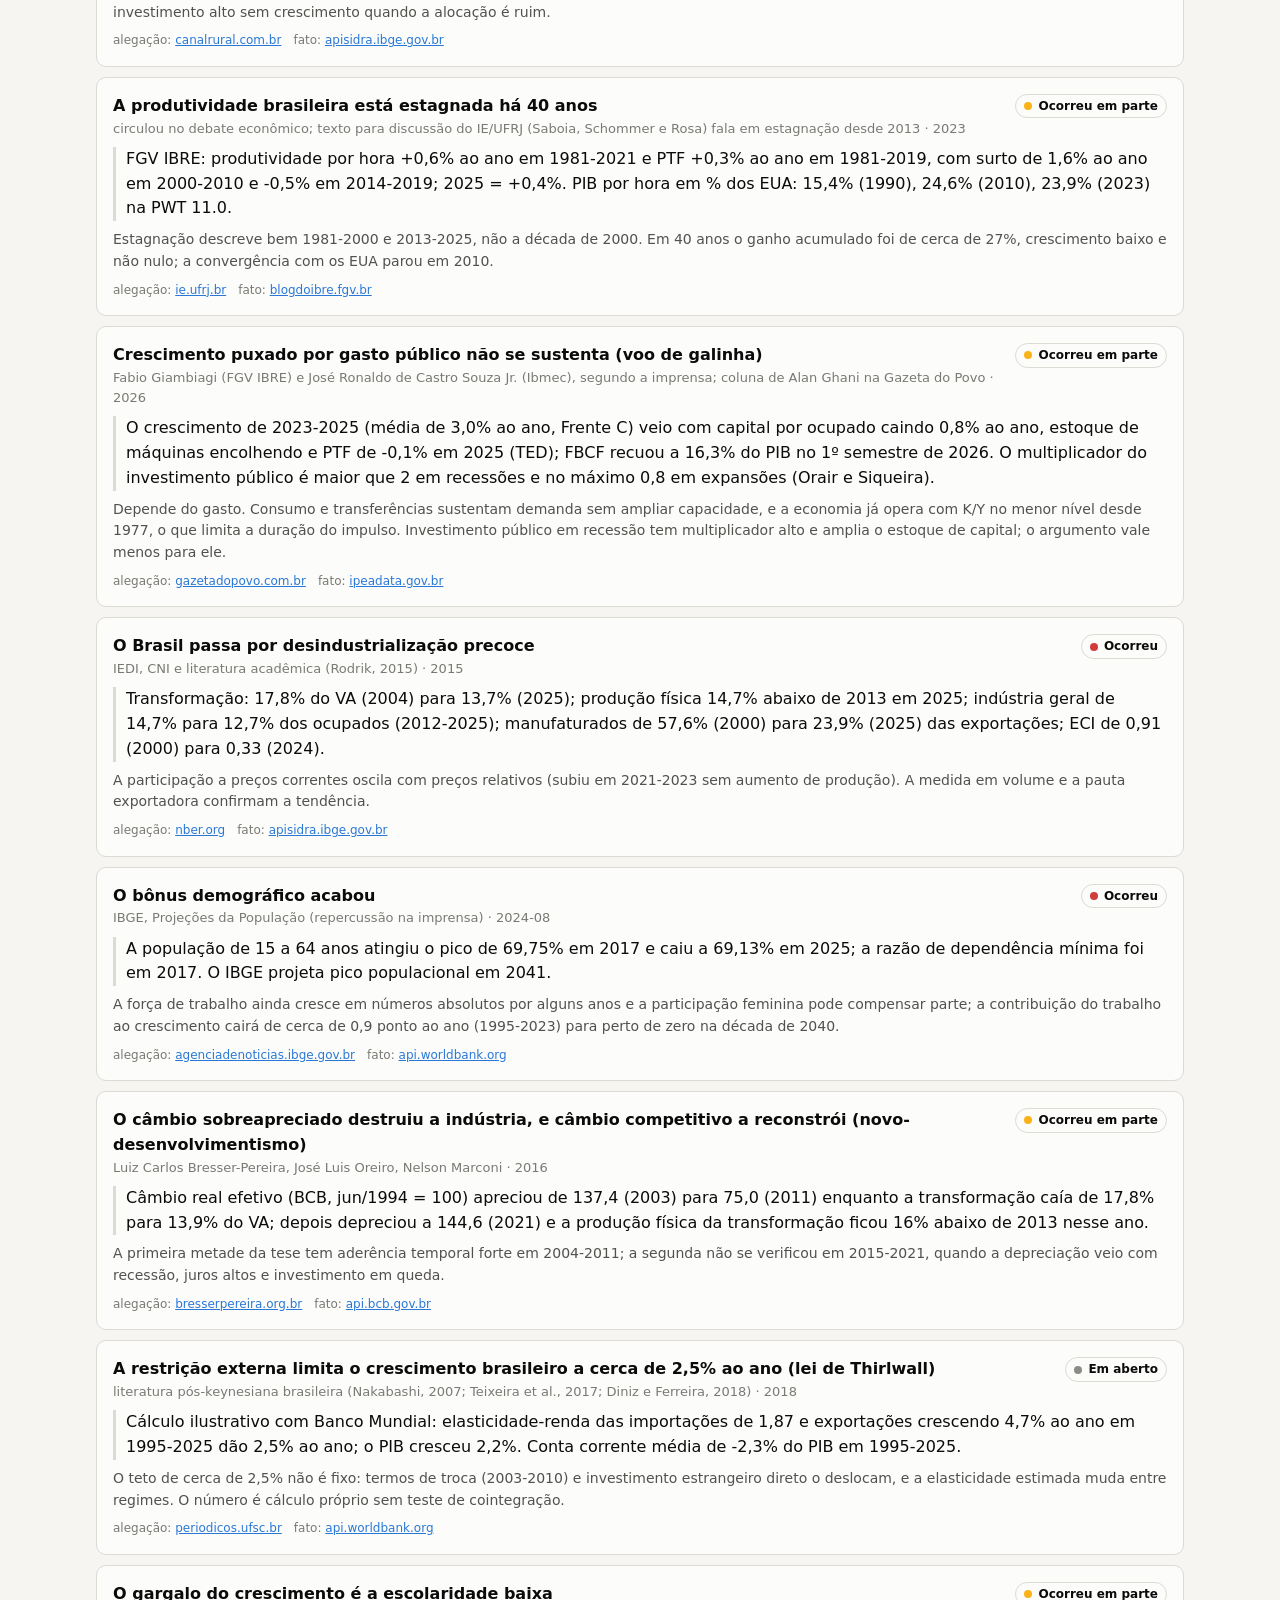
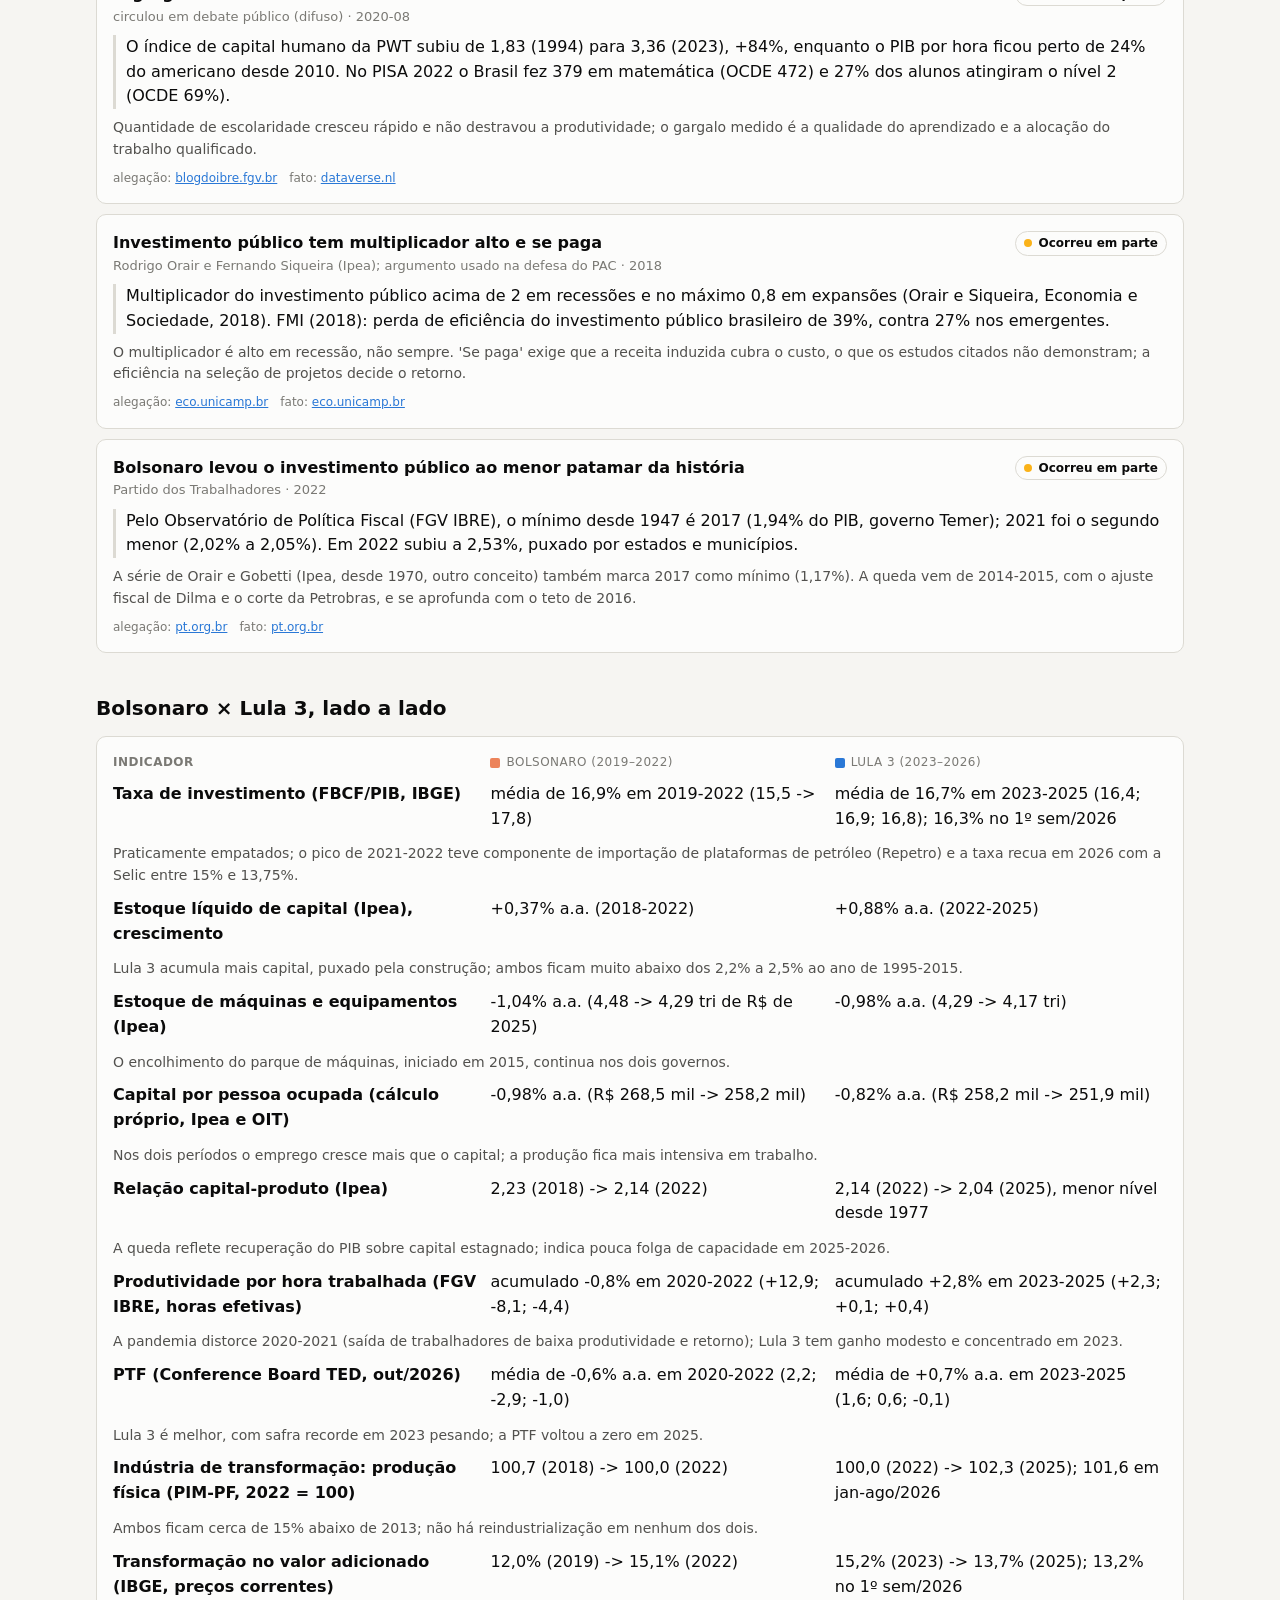
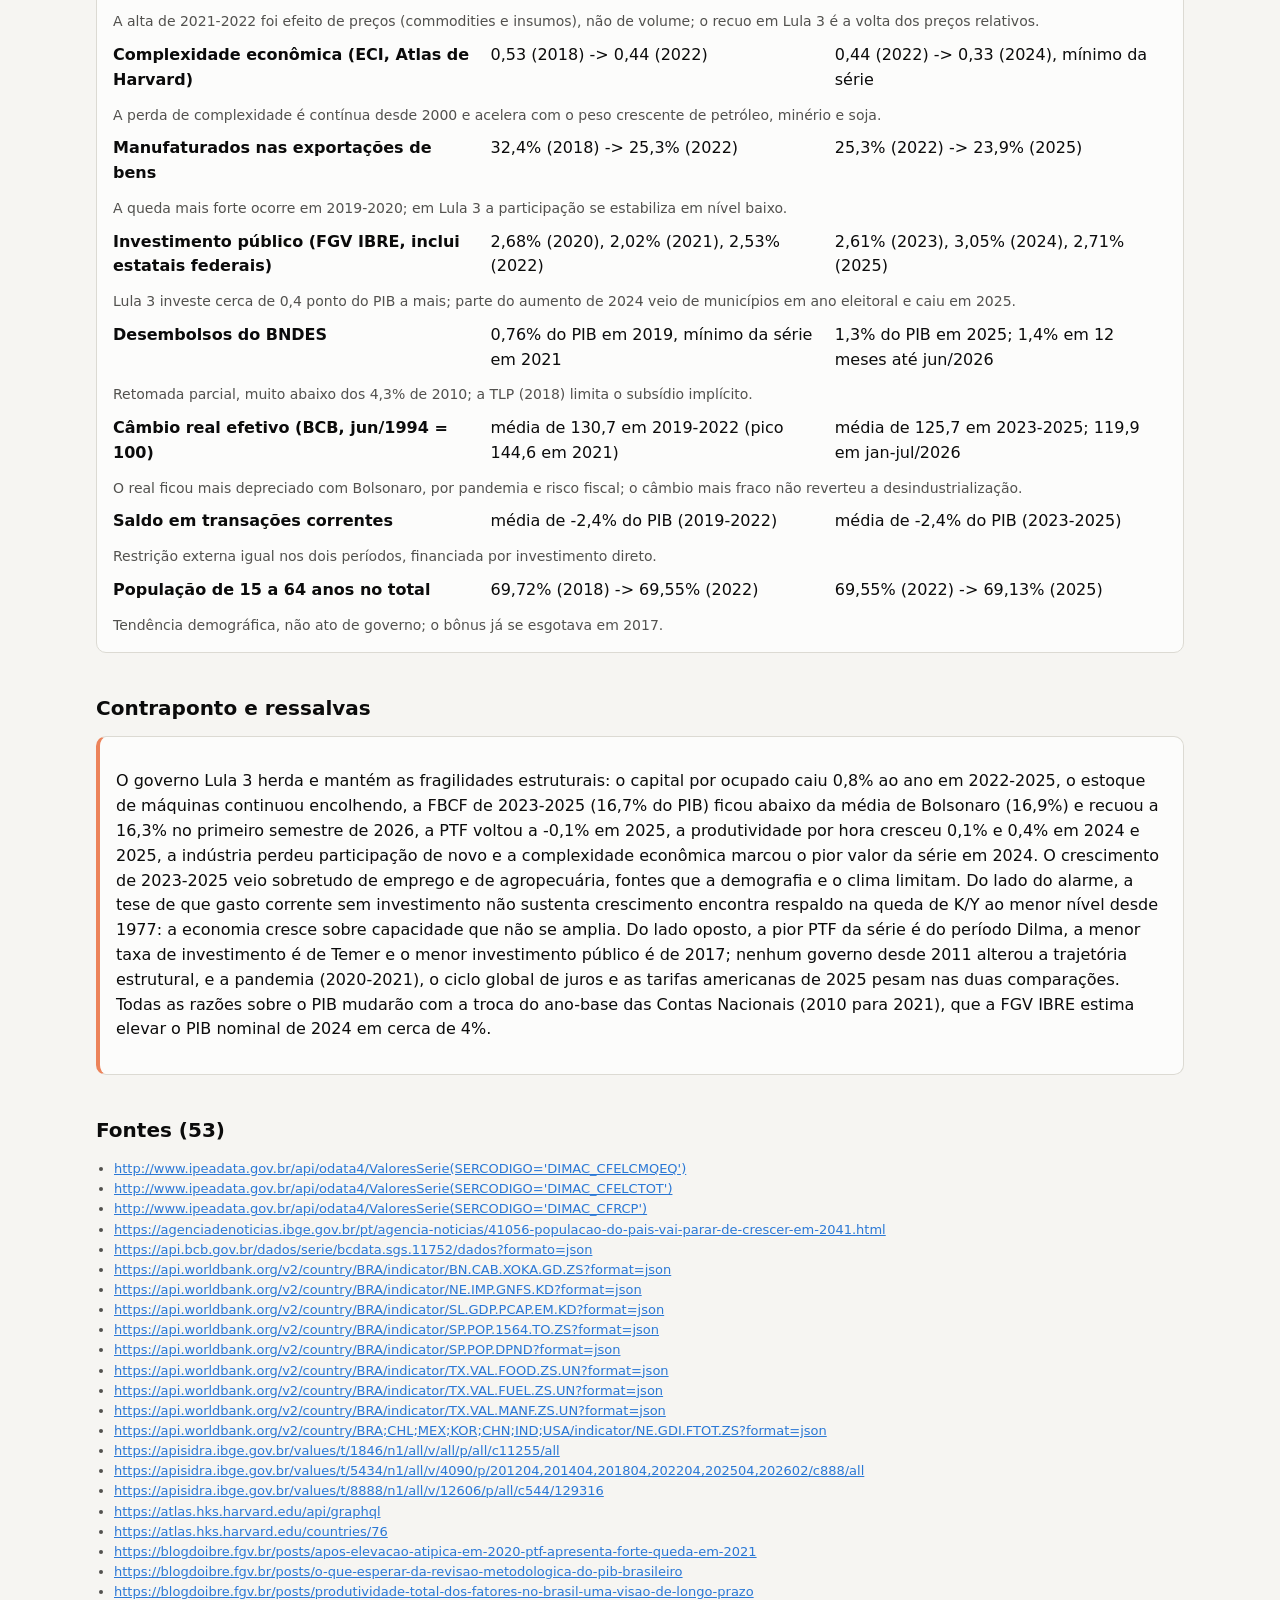
<file: estrutural.html>
<!doctype html>
<html lang="pt-BR">
<head>
<meta charset="utf-8">
<meta name="viewport" content="width=device-width, initial-scale=1">
<title>Economia estrutural: capital, produtividade e alavancas</title>
<meta name="description" content="O Brasil acumulou pouco capital e quase nenhuma eficiência em três décadas: o capital por trabalhador ocupado era de R$ 233 mil em 1994 e de R$ 252 mil em 2025 (Ipea, R$ de 2025), o estoque de máquina">
<link rel="icon" href="data:image/svg+xml,%3Csvg xmlns='http://www.w3.org/2000/svg' viewBox='0 0 16 16'%3E%3Crect width='16' height='16' rx='3' fill='%232a78d6'/%3E%3Cpath d='M3 12l3-4 3 2 4-6' stroke='white' stroke-width='1.6' fill='none'/%3E%3C/svg%3E">
<link rel="stylesheet" href="assets/style.css">
</head>
<body data-page="L">
<main><div class="wrap"></div></main>
<script src="data/dados.js"></script>
<script src="assets/app.js"></script>
</body>
</html>
</file>
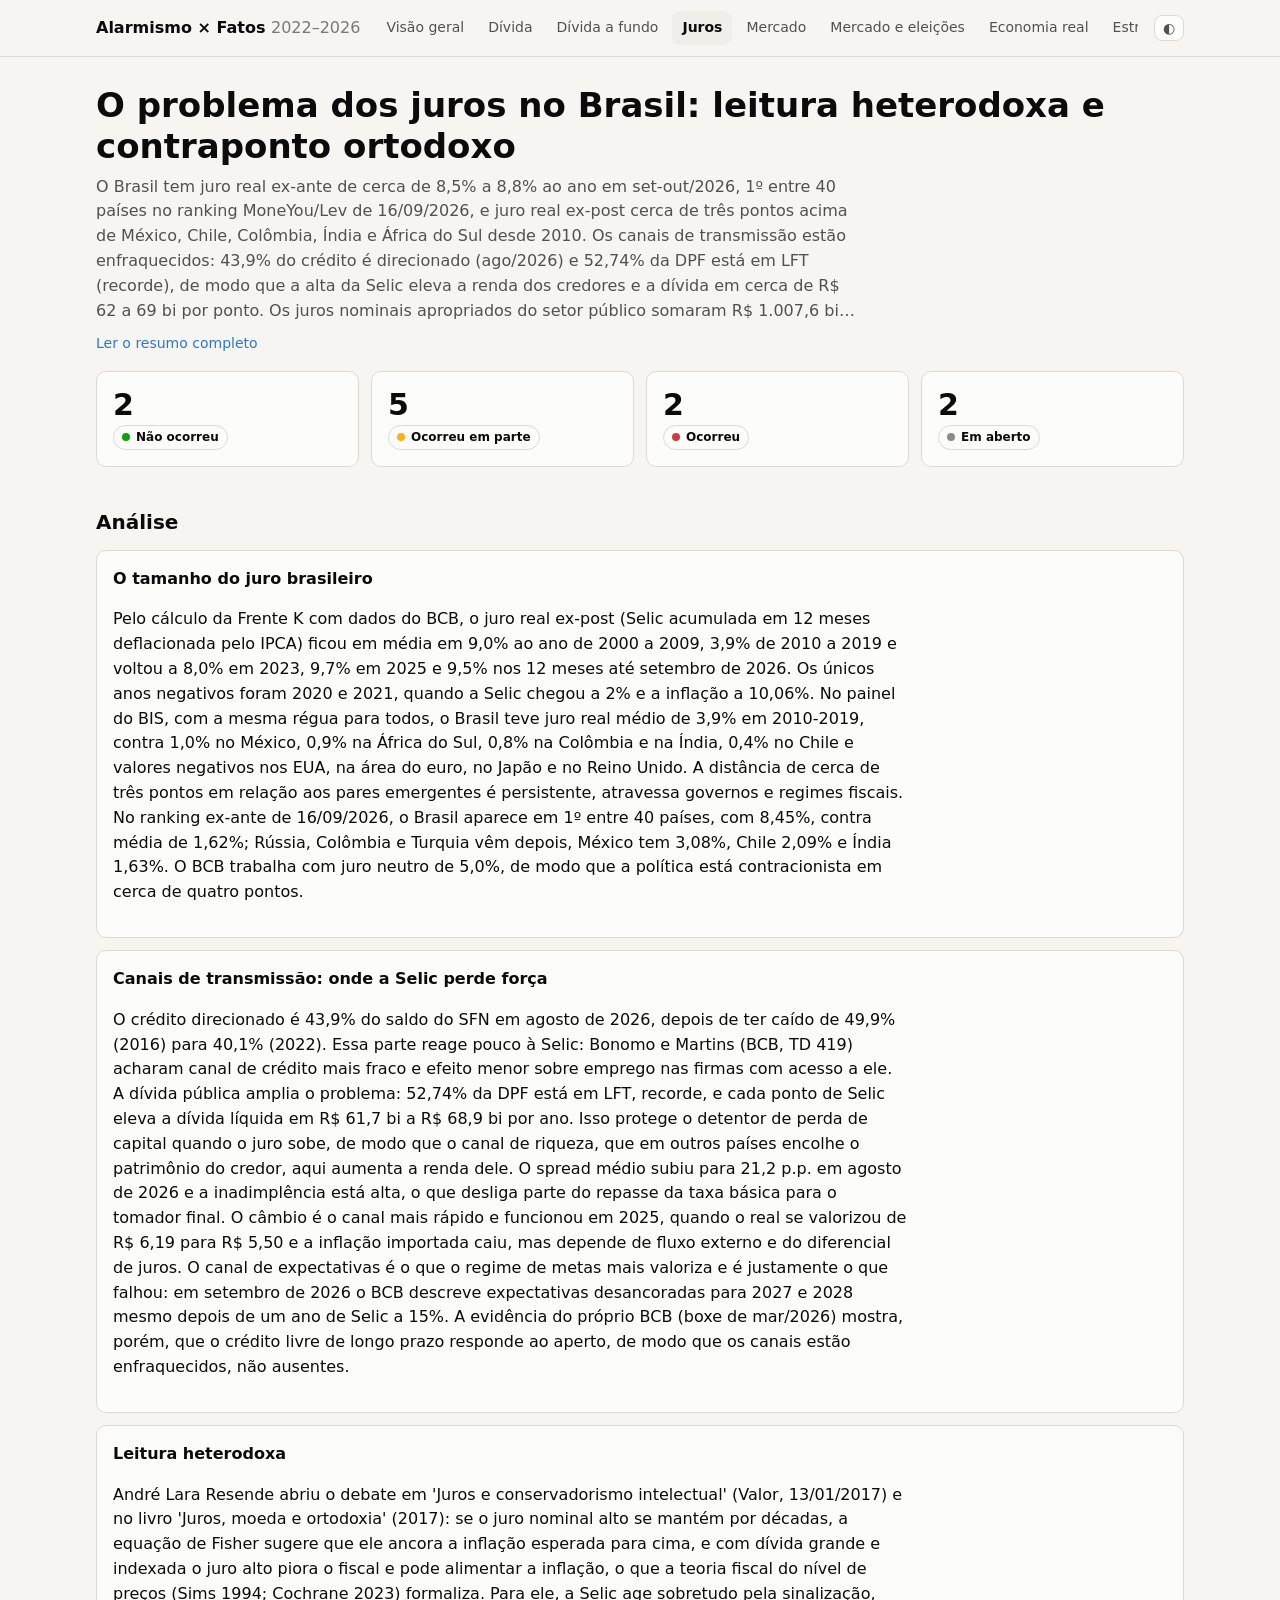
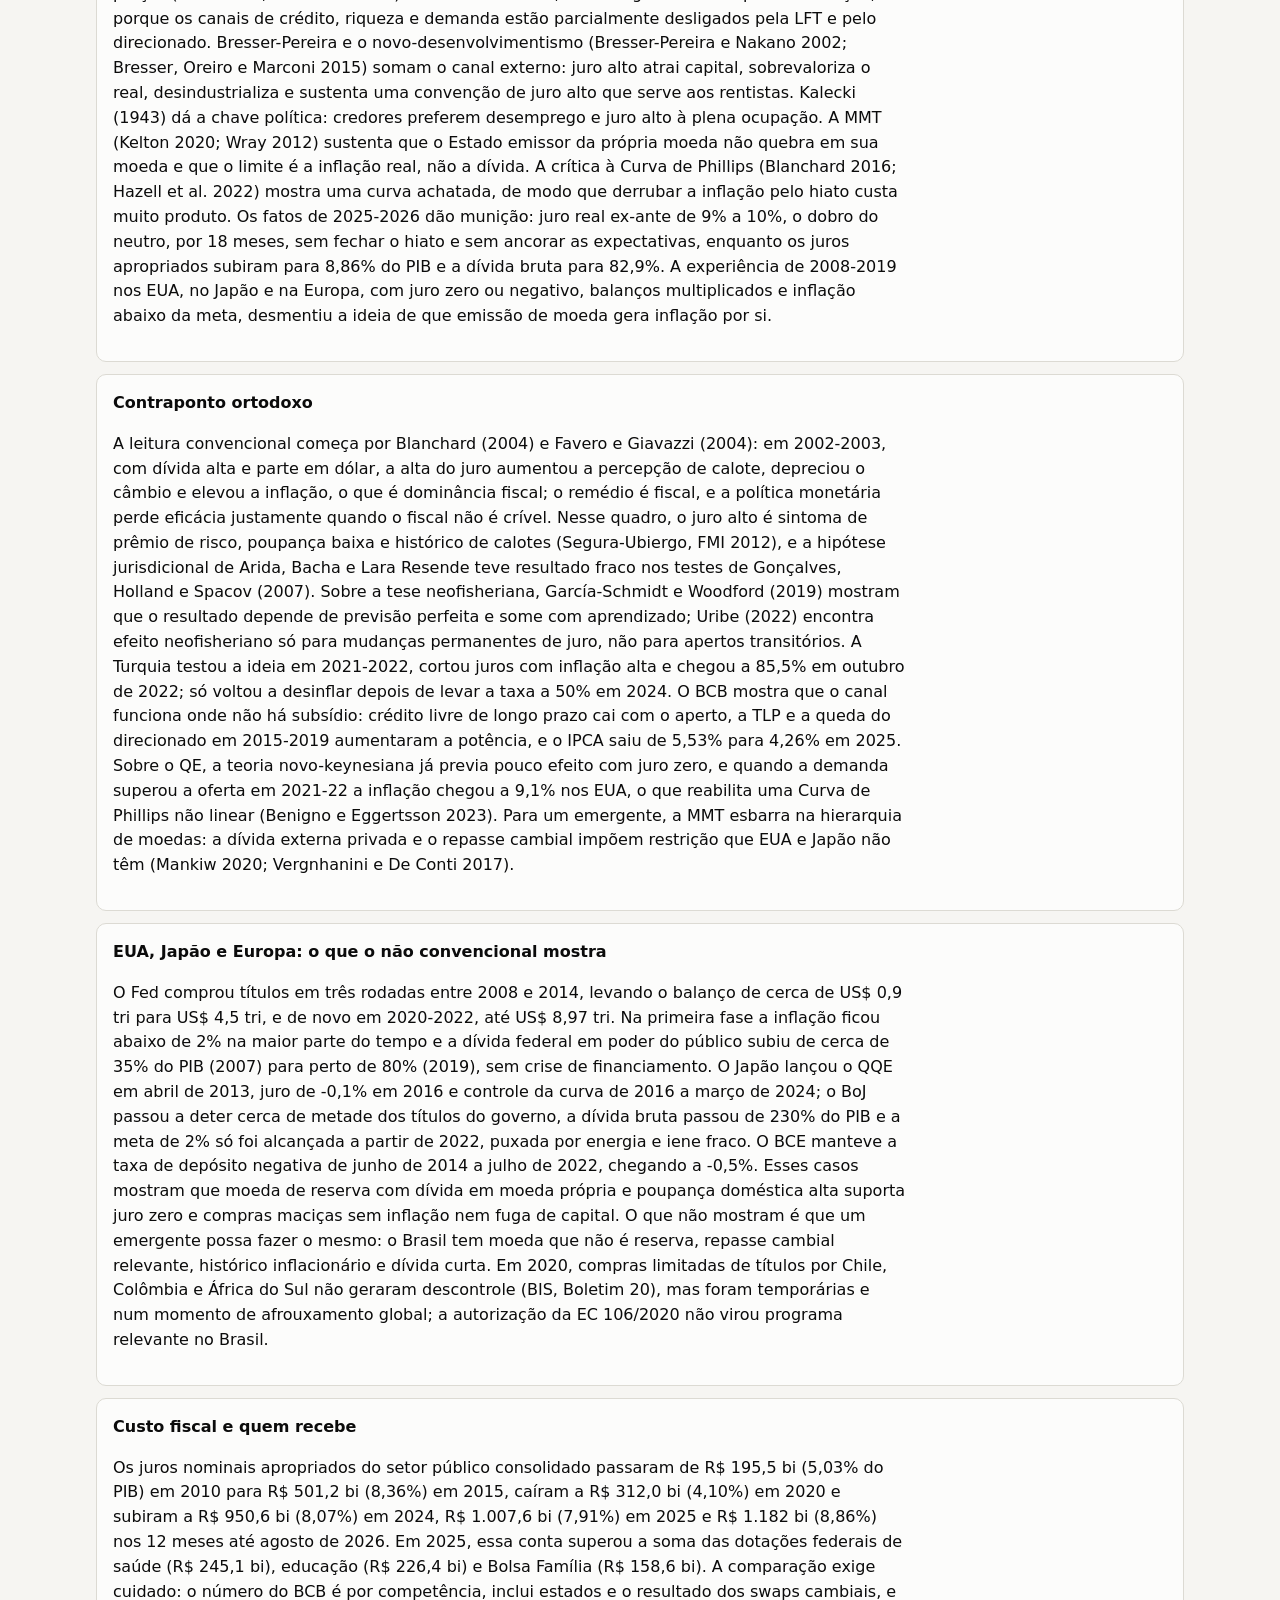
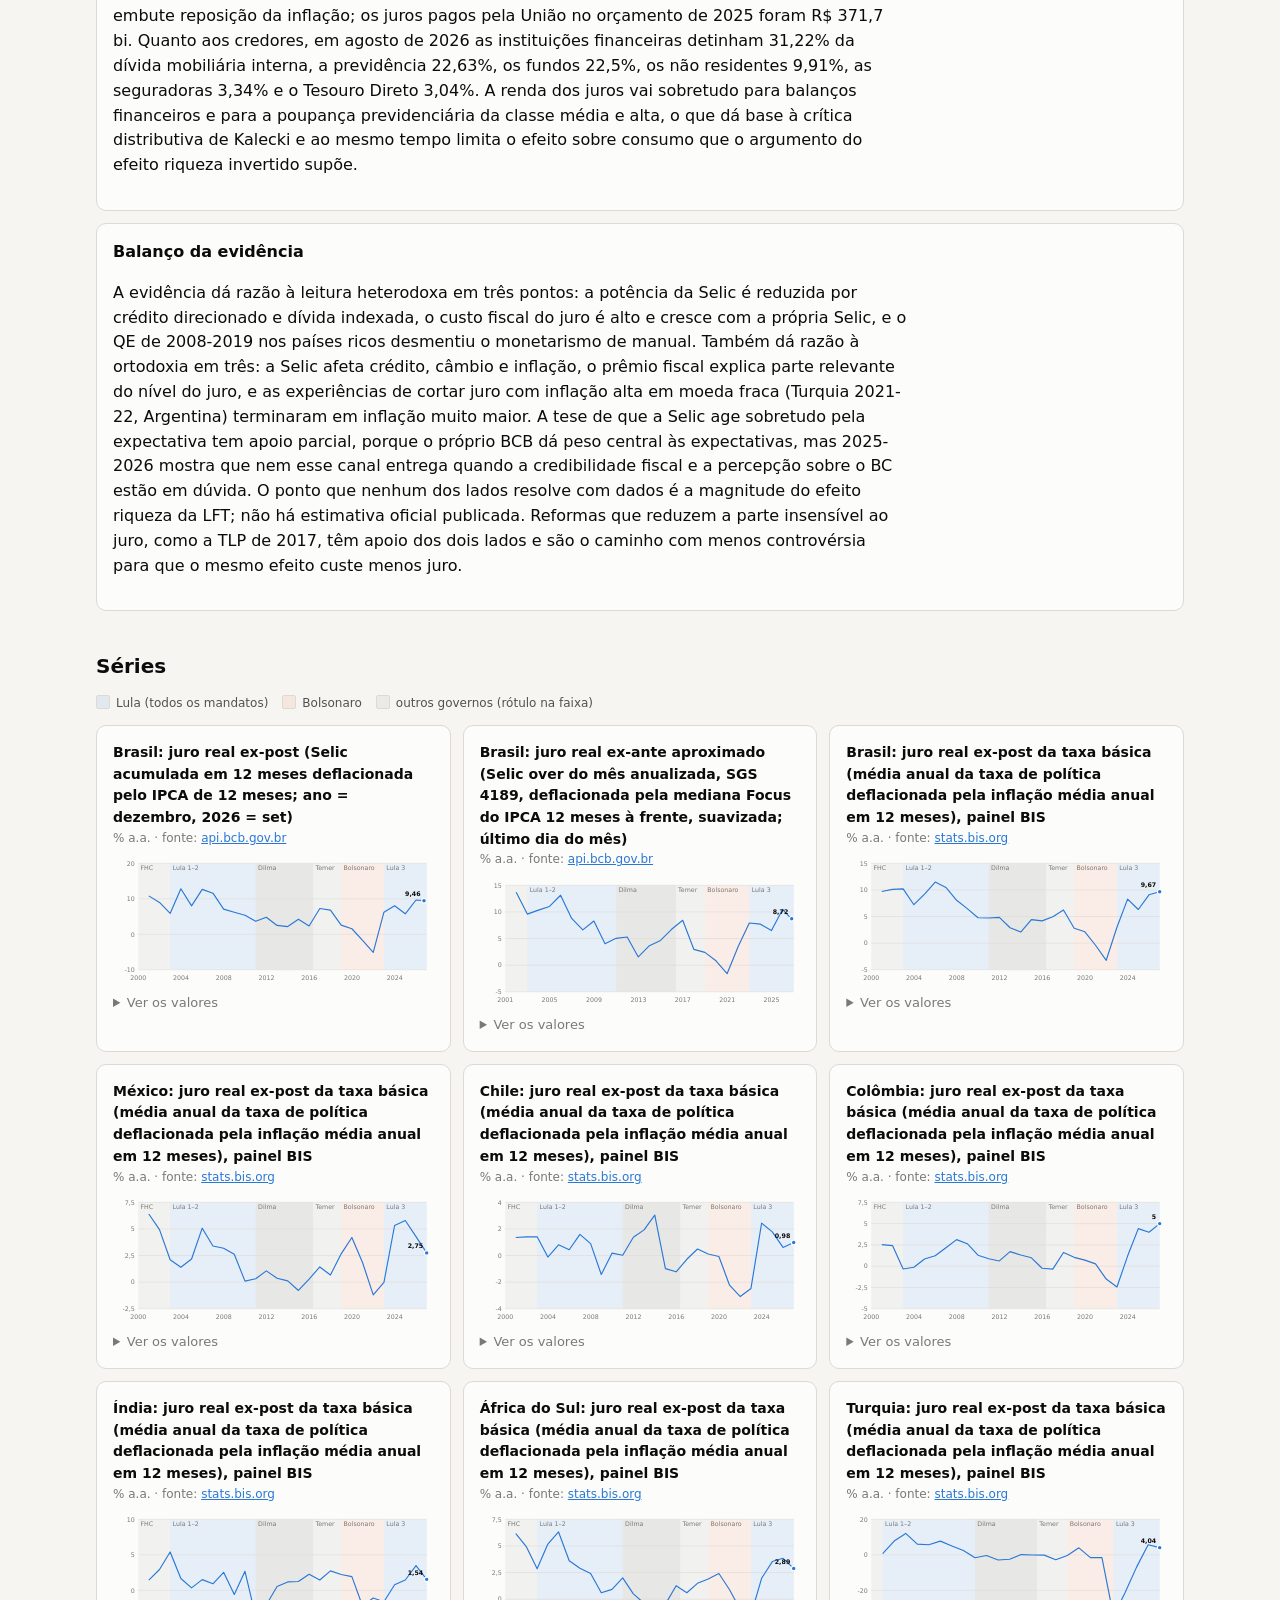
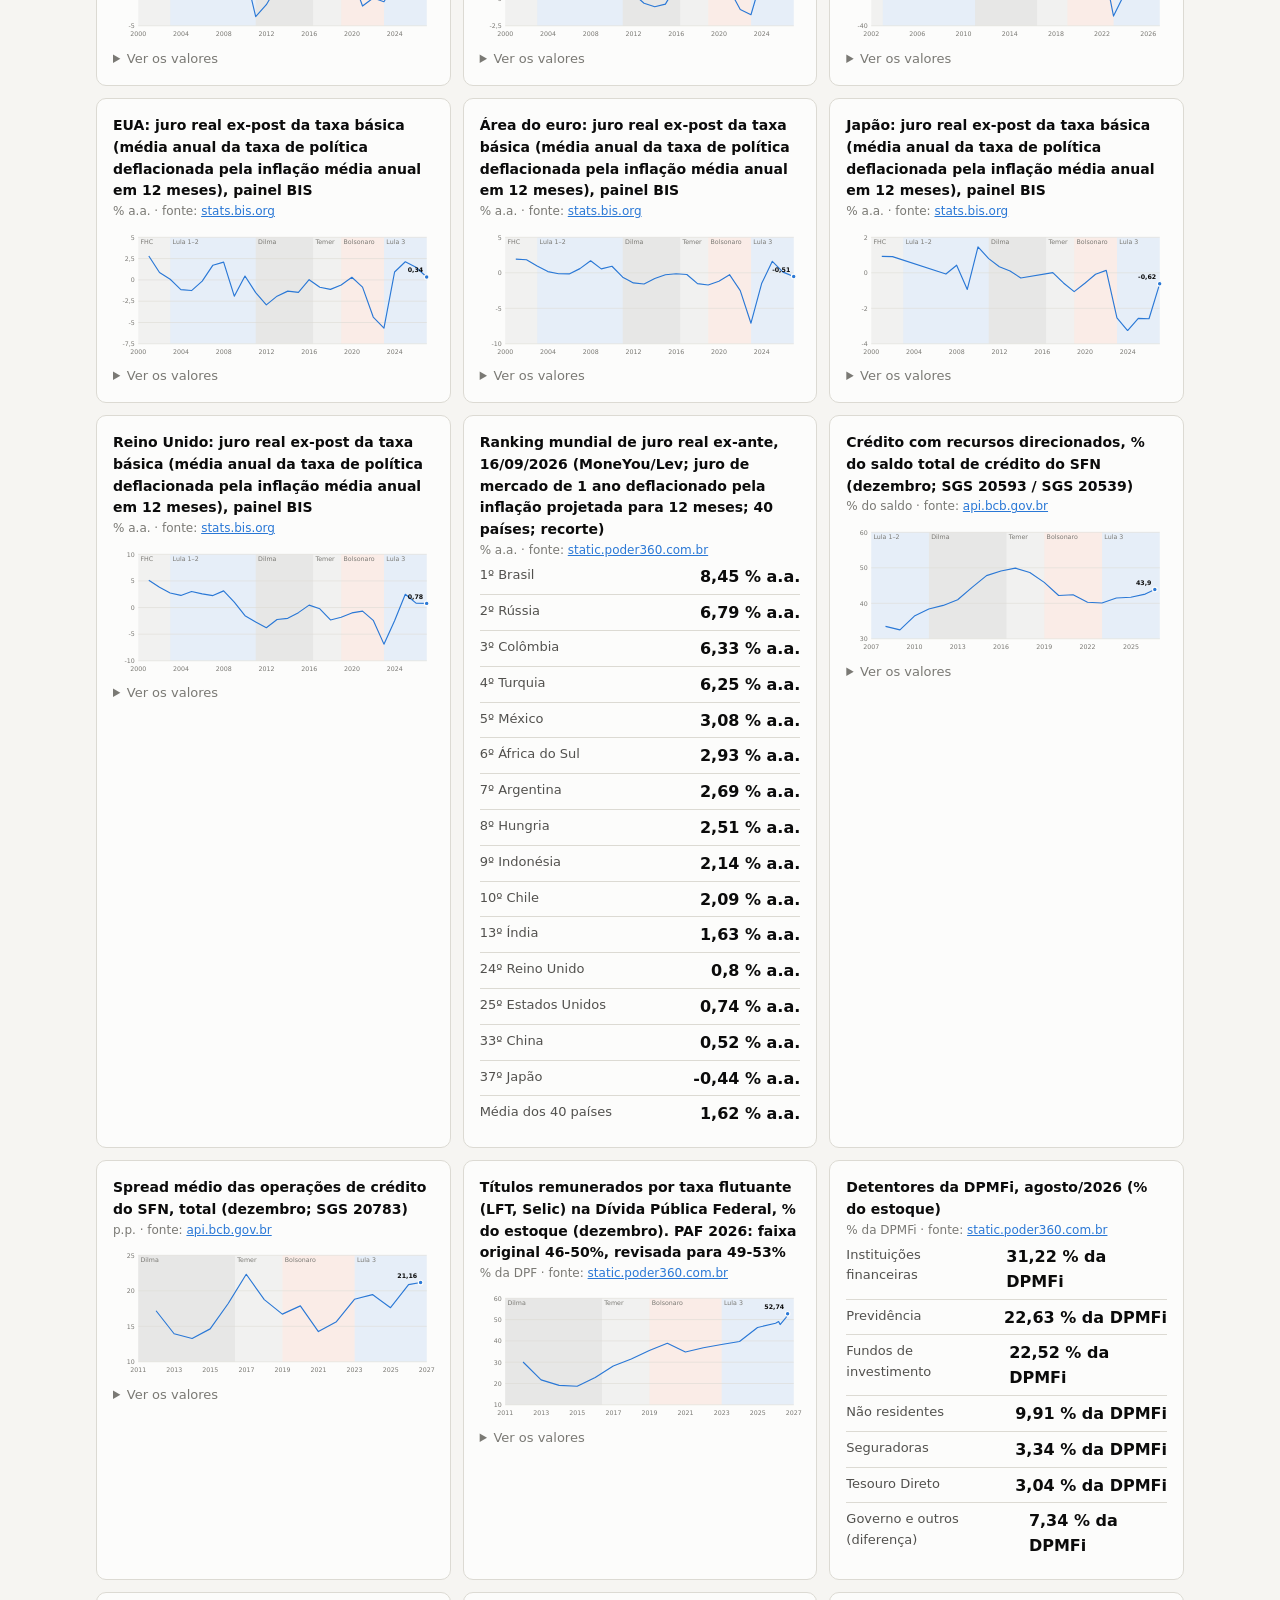
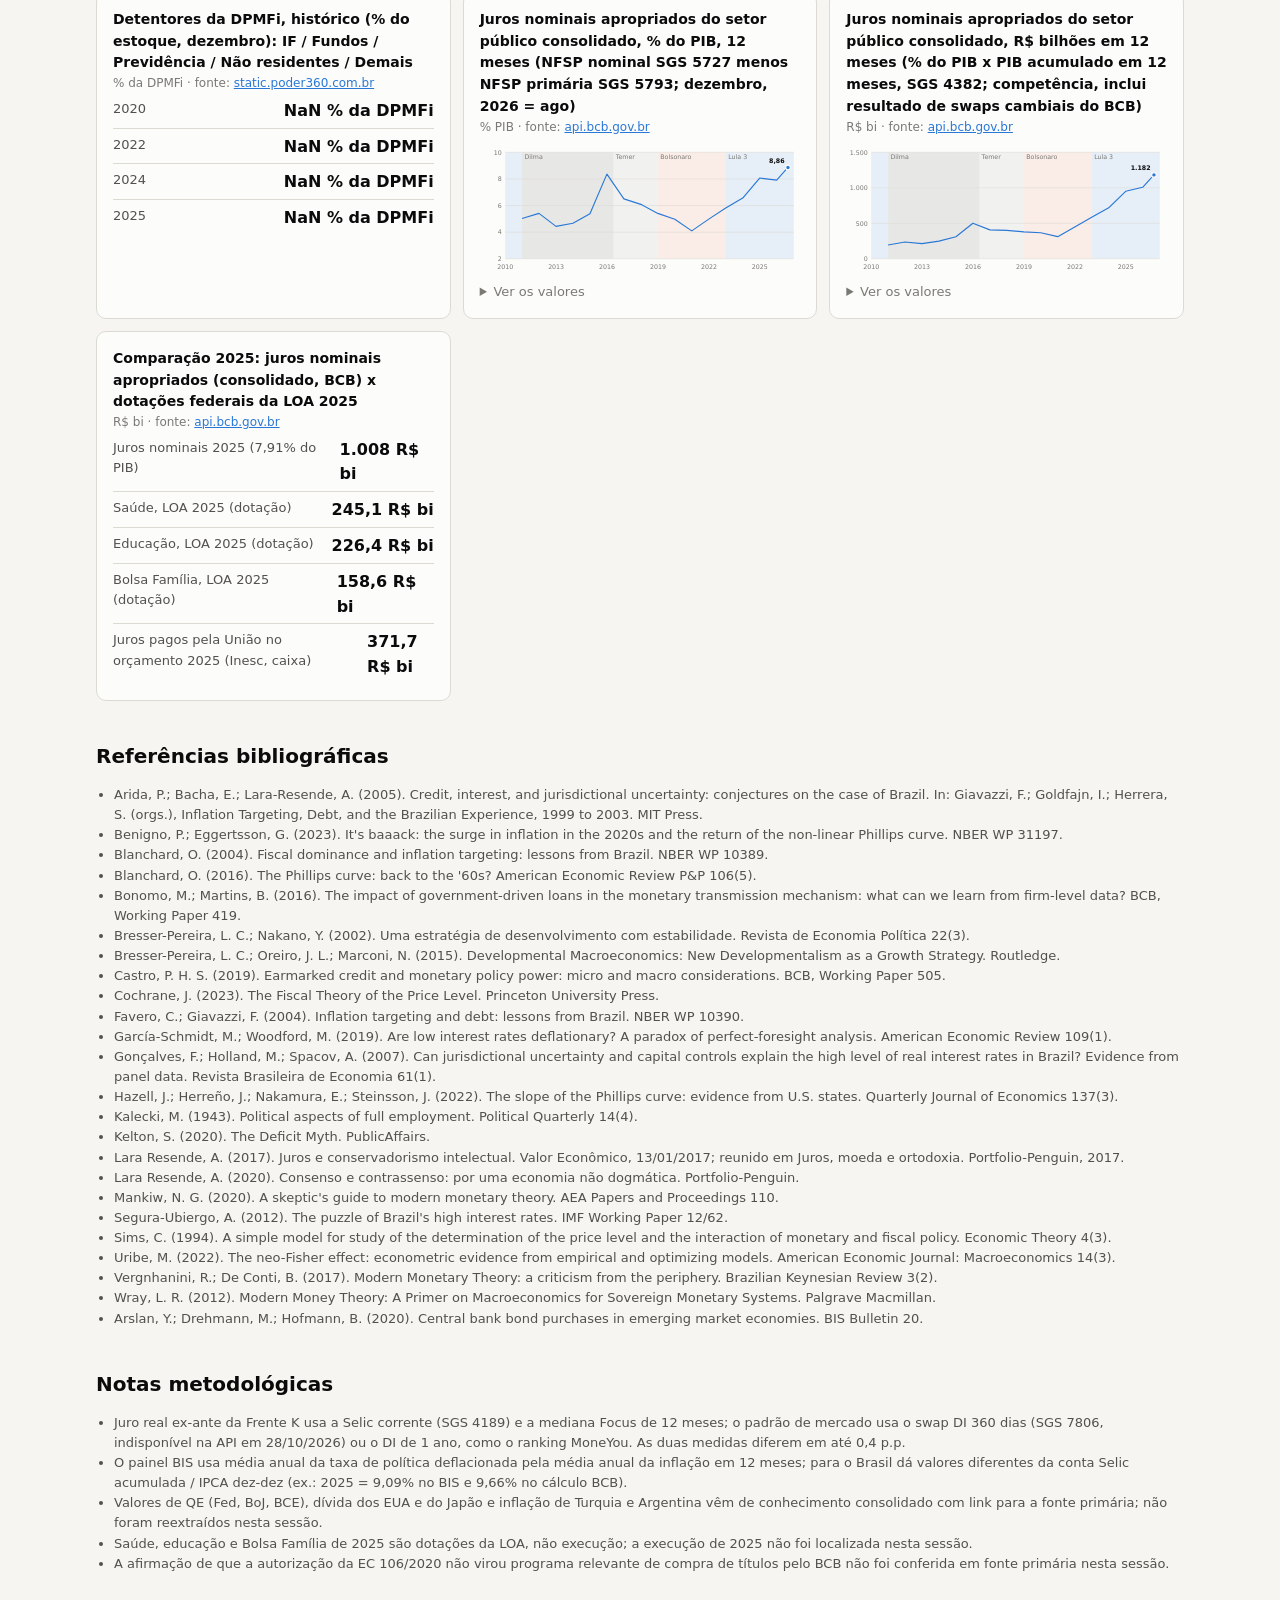
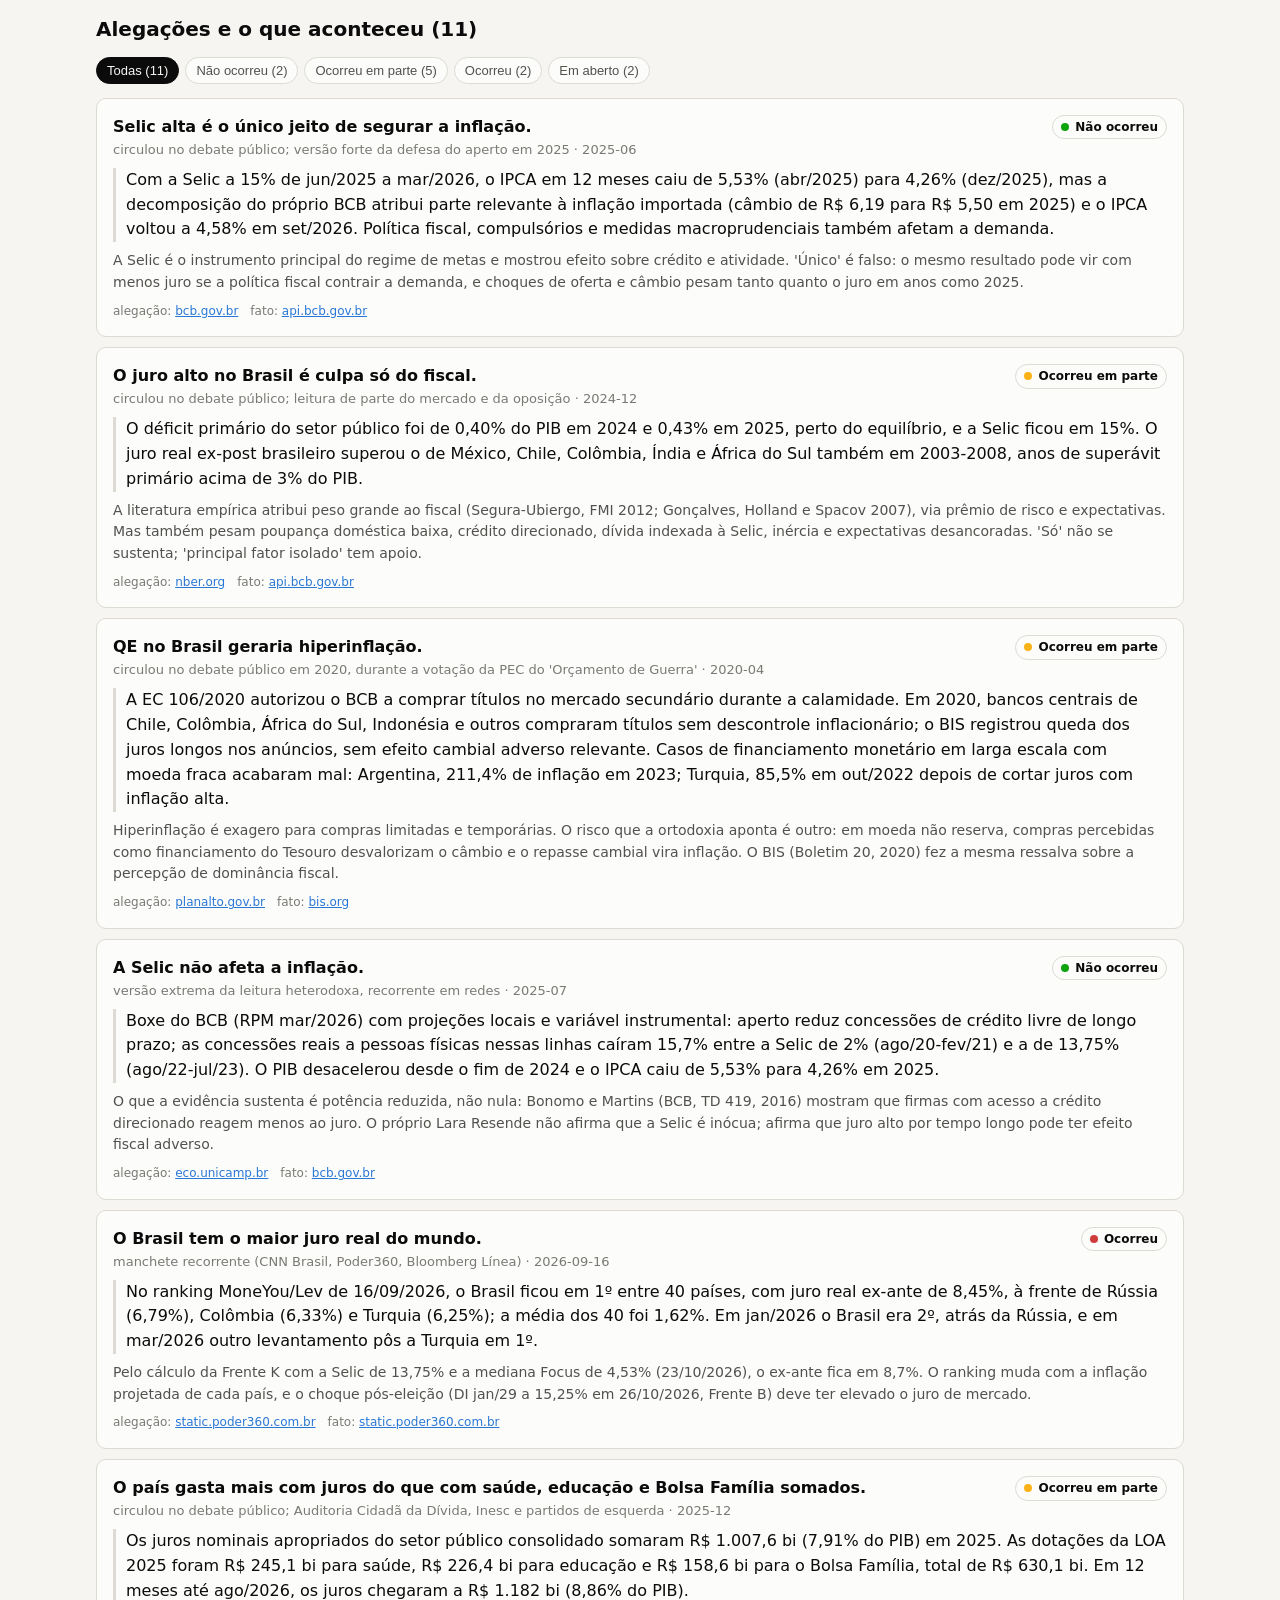
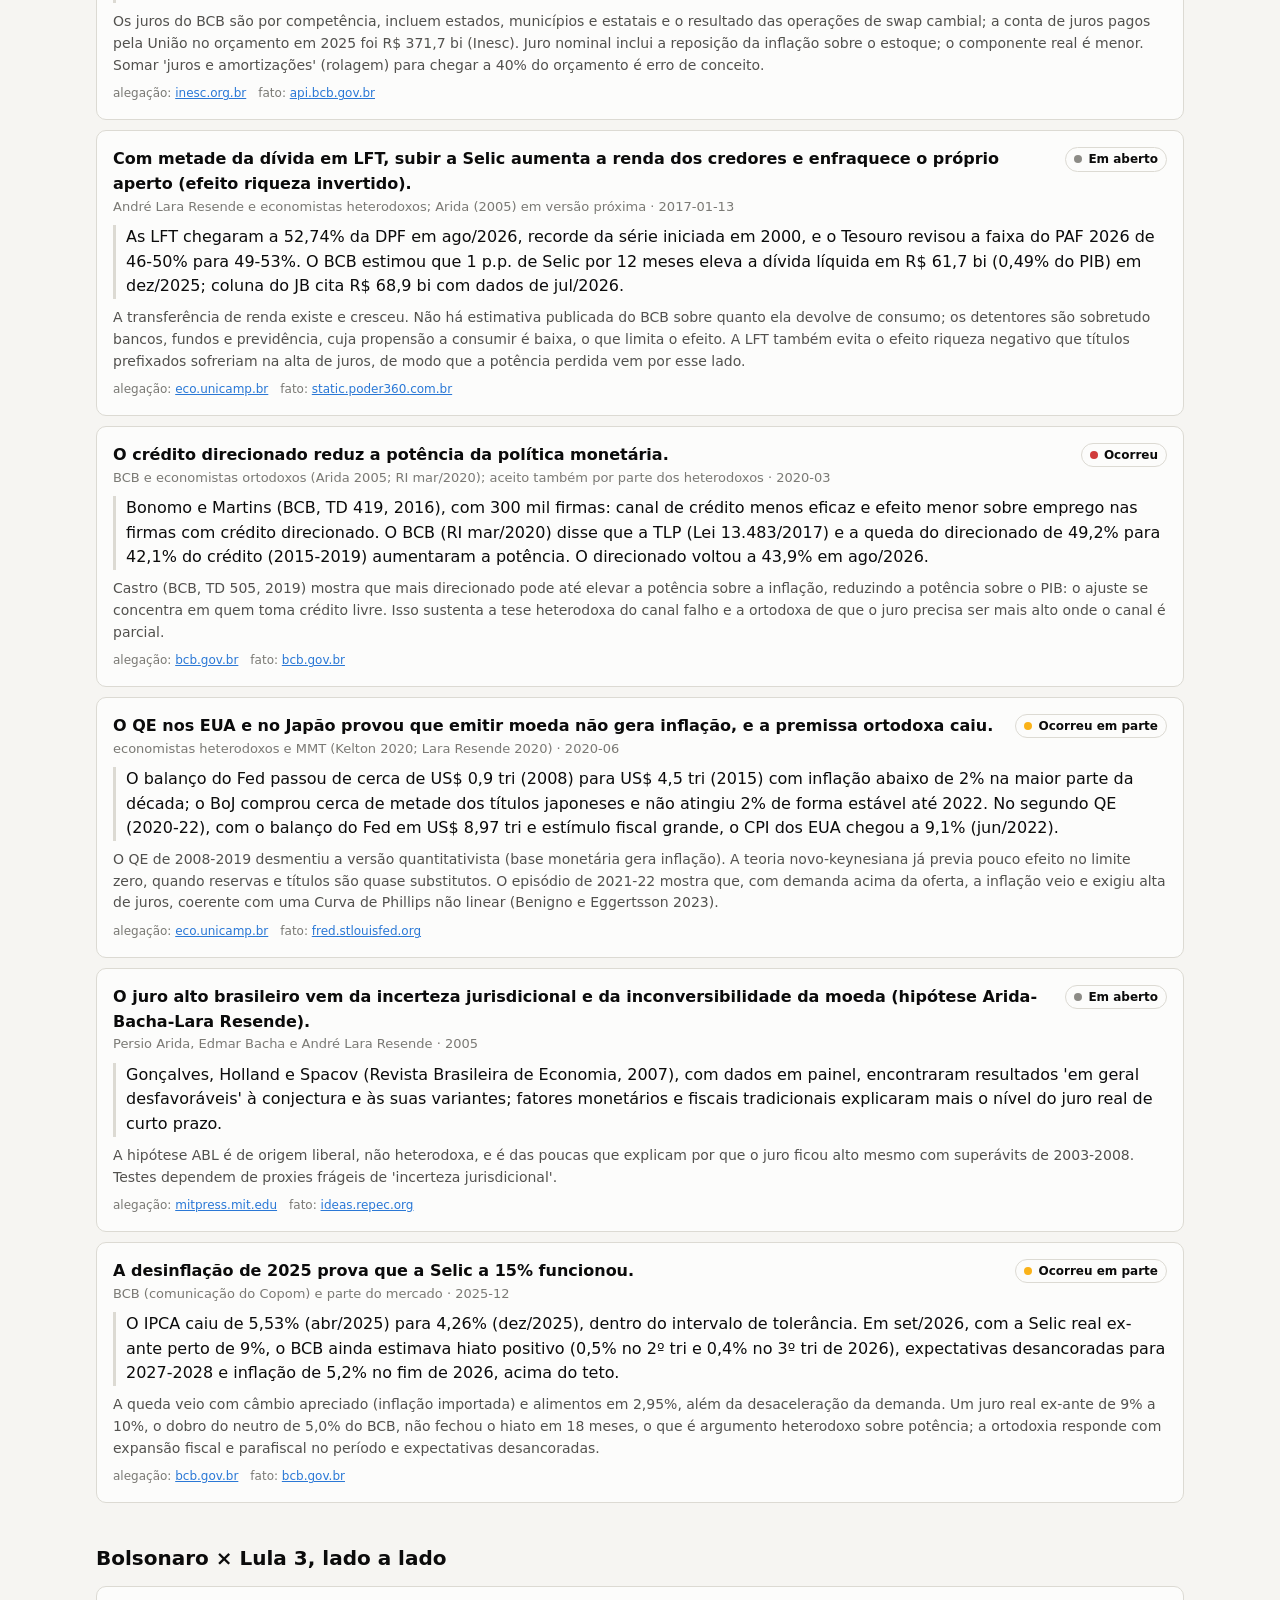
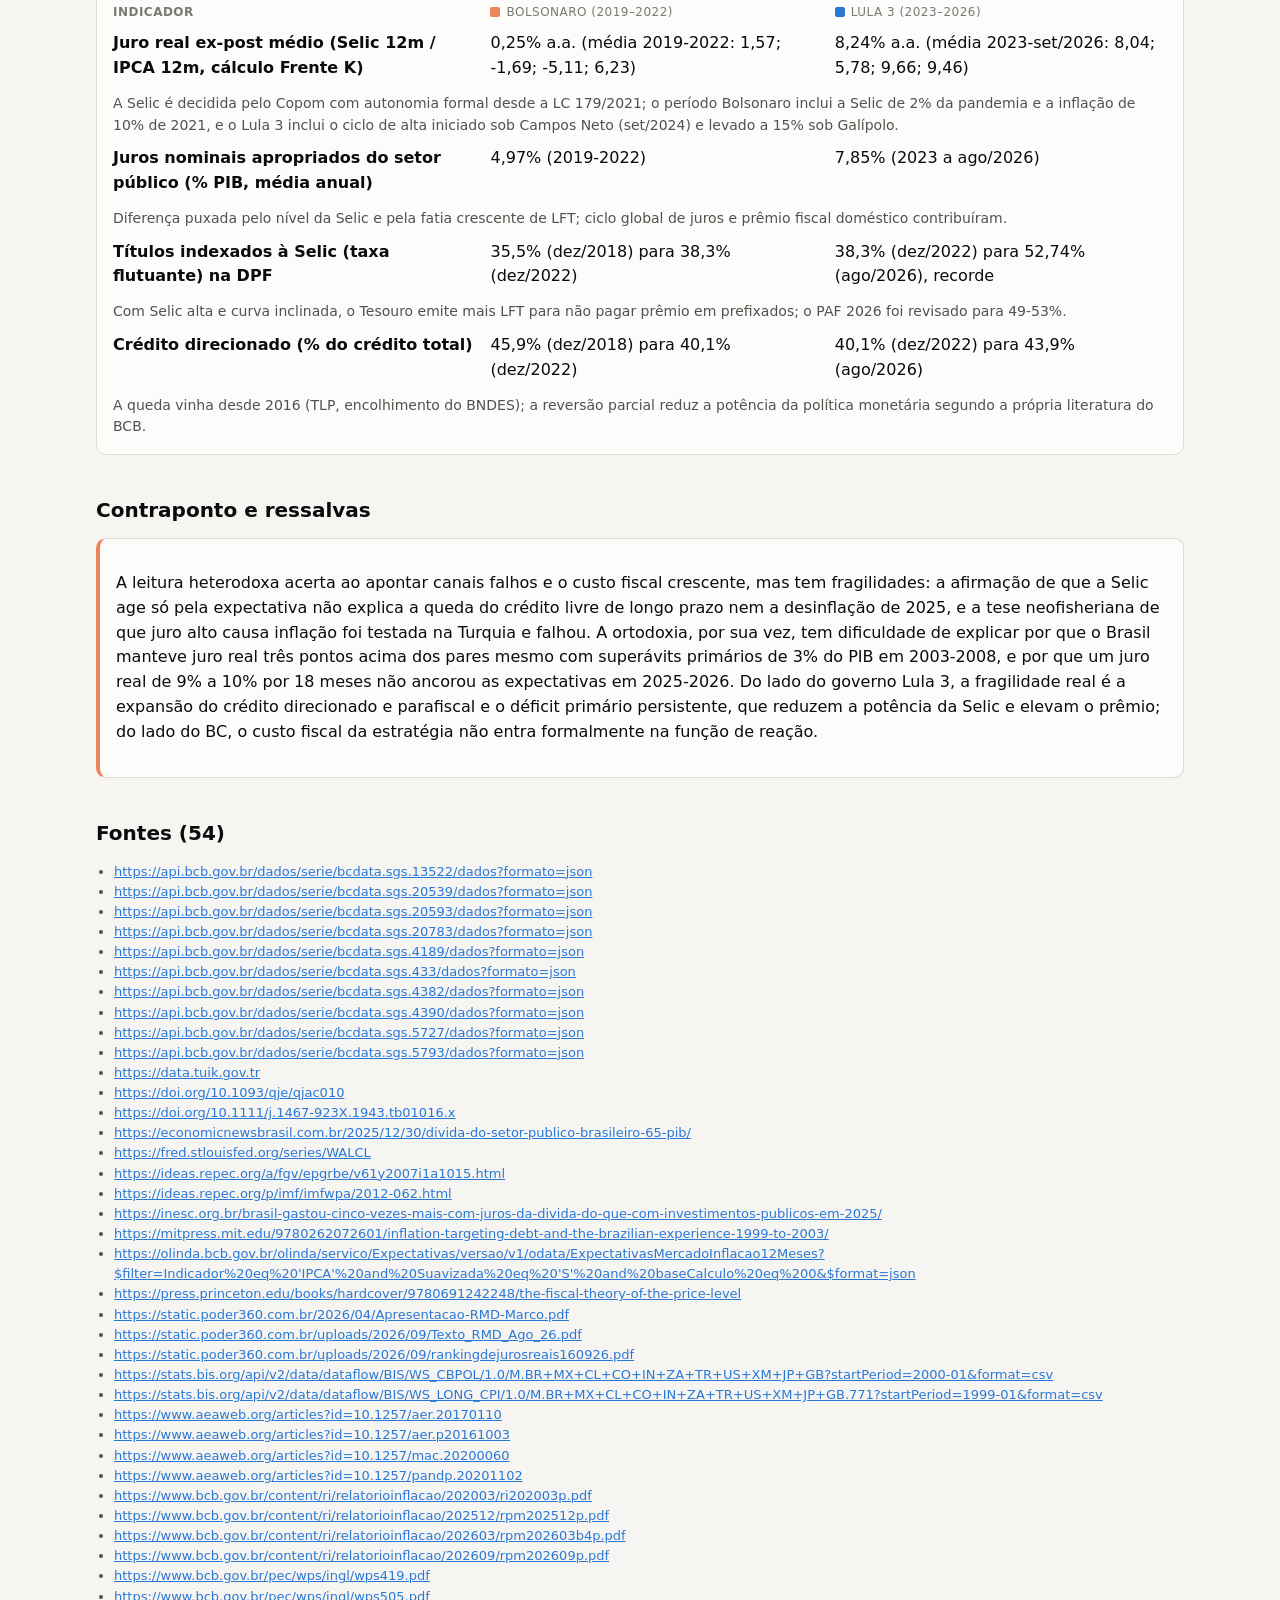
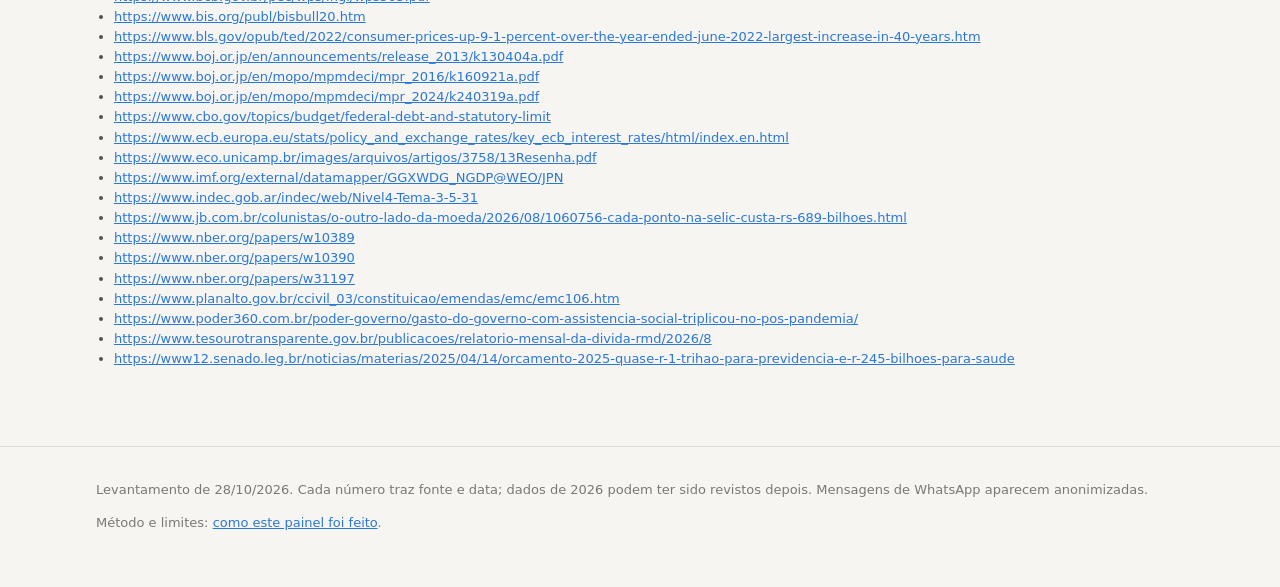
<file: juros.html>
<!doctype html>
<html lang="pt-BR">
<head>
<meta charset="utf-8">
<meta name="viewport" content="width=device-width, initial-scale=1">
<title>O problema dos juros no Brasil: leitura heterodoxa e contraponto ortodoxo</title>
<meta name="description" content="O Brasil tem juro real ex-ante de cerca de 8,5% a 8,8% ao ano em set-out/2026, 1º entre 40 países no ranking MoneYou/Lev de 16/09/2026, e juro real ex-post cerca de três pontos acima de México, Chile,">
<link rel="icon" href="data:image/svg+xml,%3Csvg xmlns='http://www.w3.org/2000/svg' viewBox='0 0 16 16'%3E%3Crect width='16' height='16' rx='3' fill='%232a78d6'/%3E%3Cpath d='M3 12l3-4 3 2 4-6' stroke='white' stroke-width='1.6' fill='none'/%3E%3C/svg%3E">
<link rel="stylesheet" href="assets/style.css">
</head>
<body data-page="K">
<main><div class="wrap"></div></main>
<script src="data/dados.js"></script>
<script src="assets/app.js"></script>
</body>
</html>
</file>
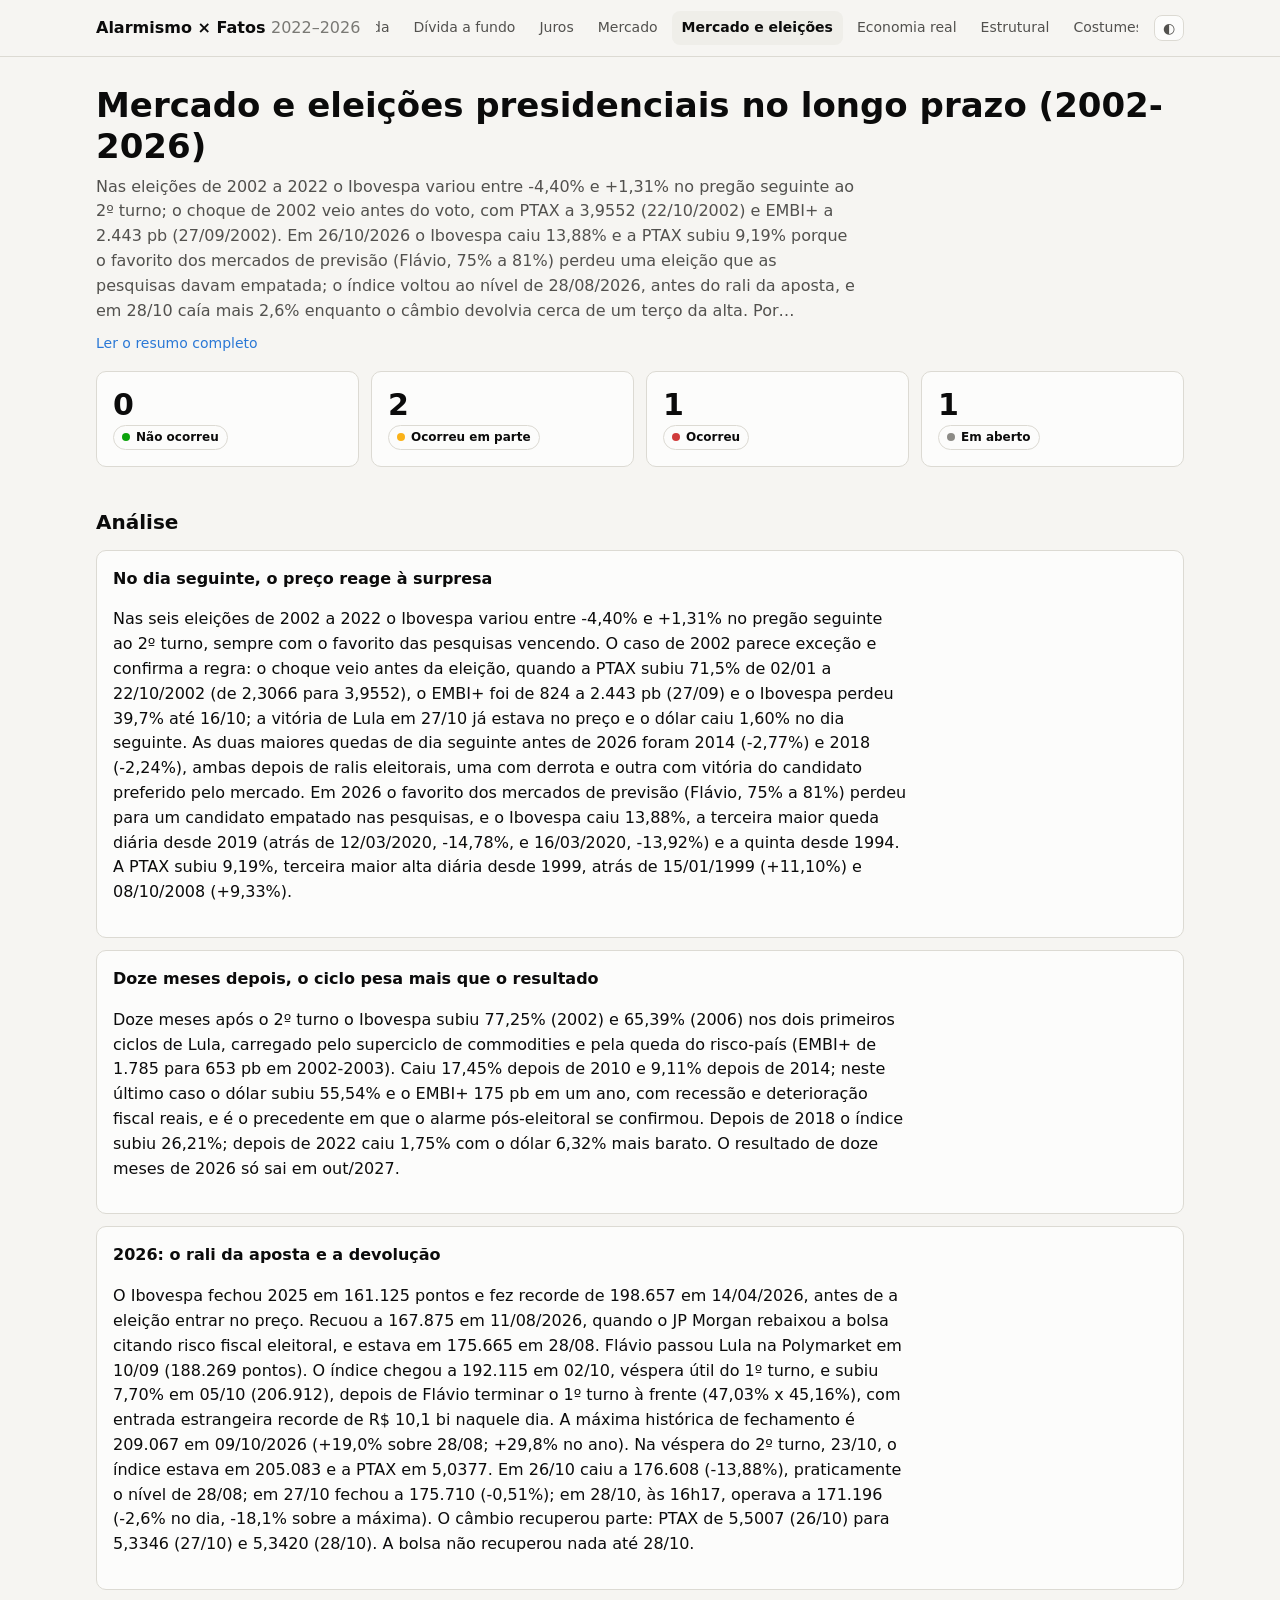
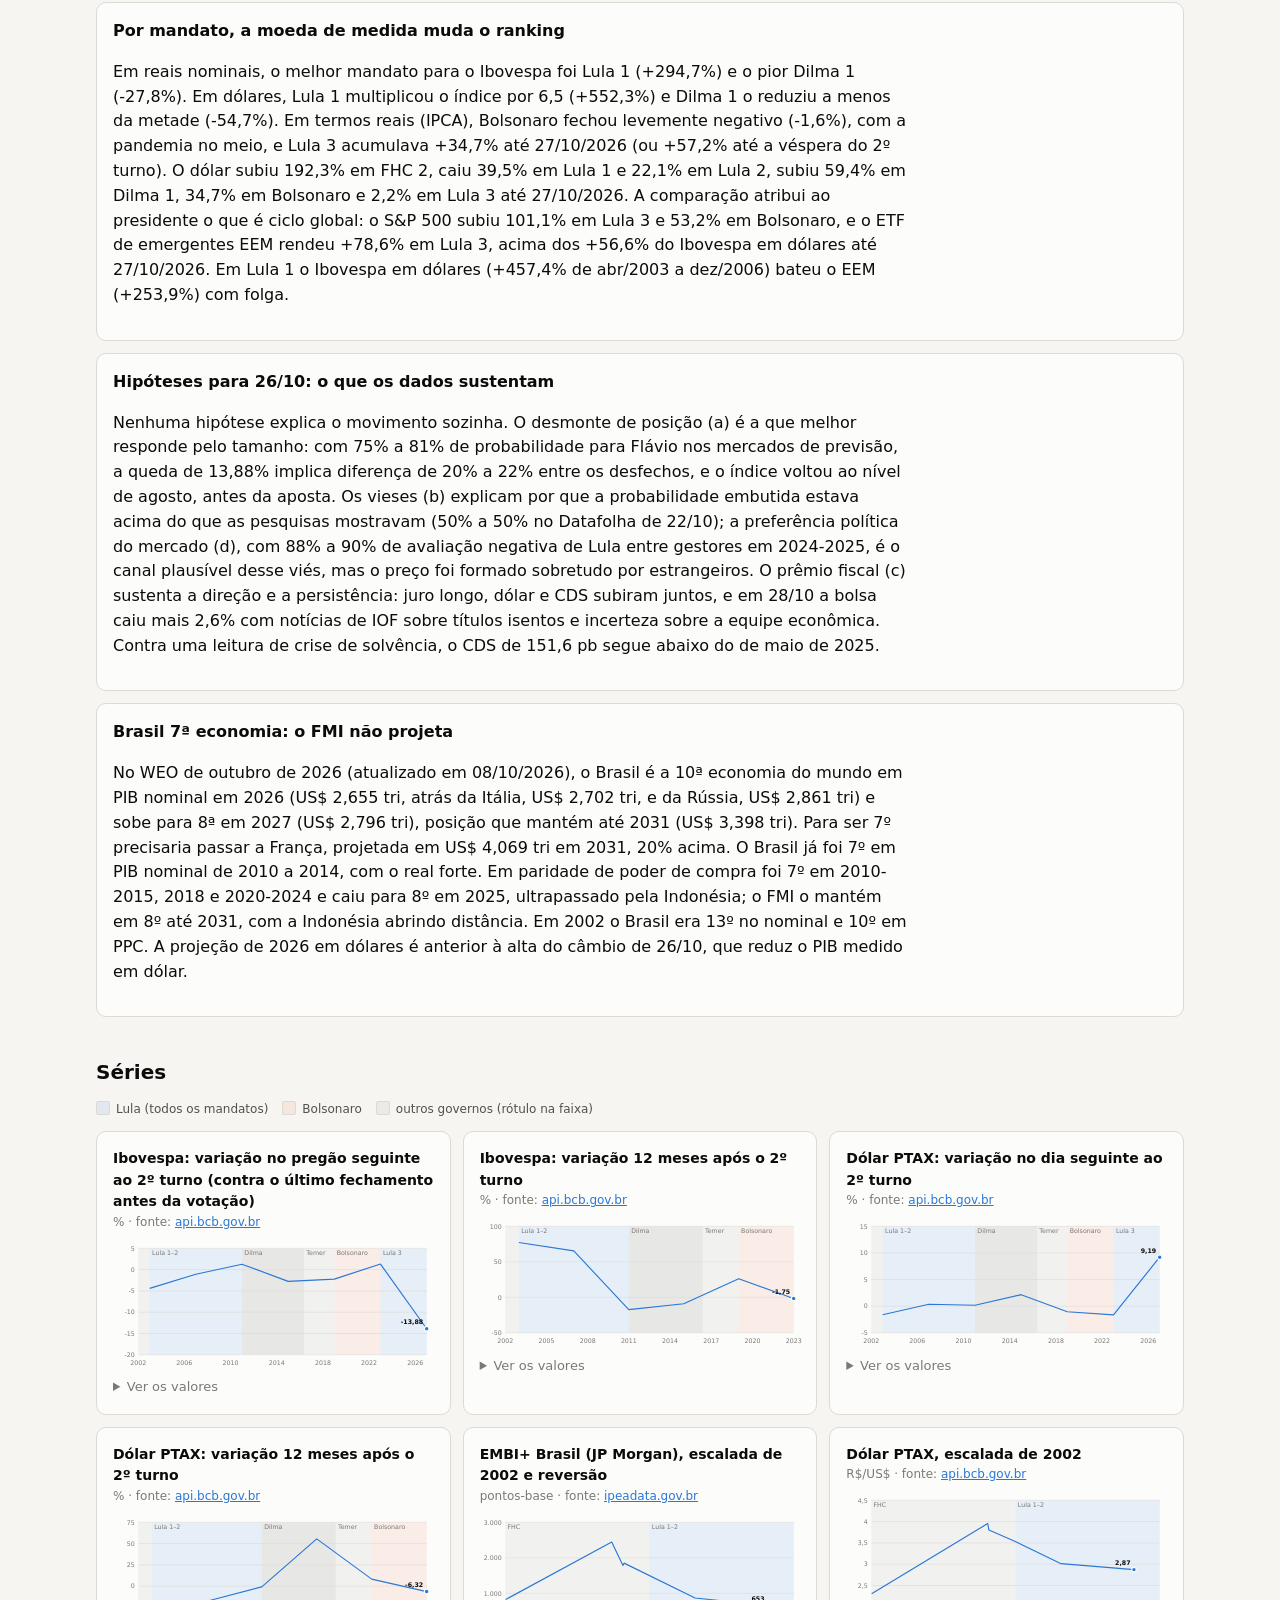
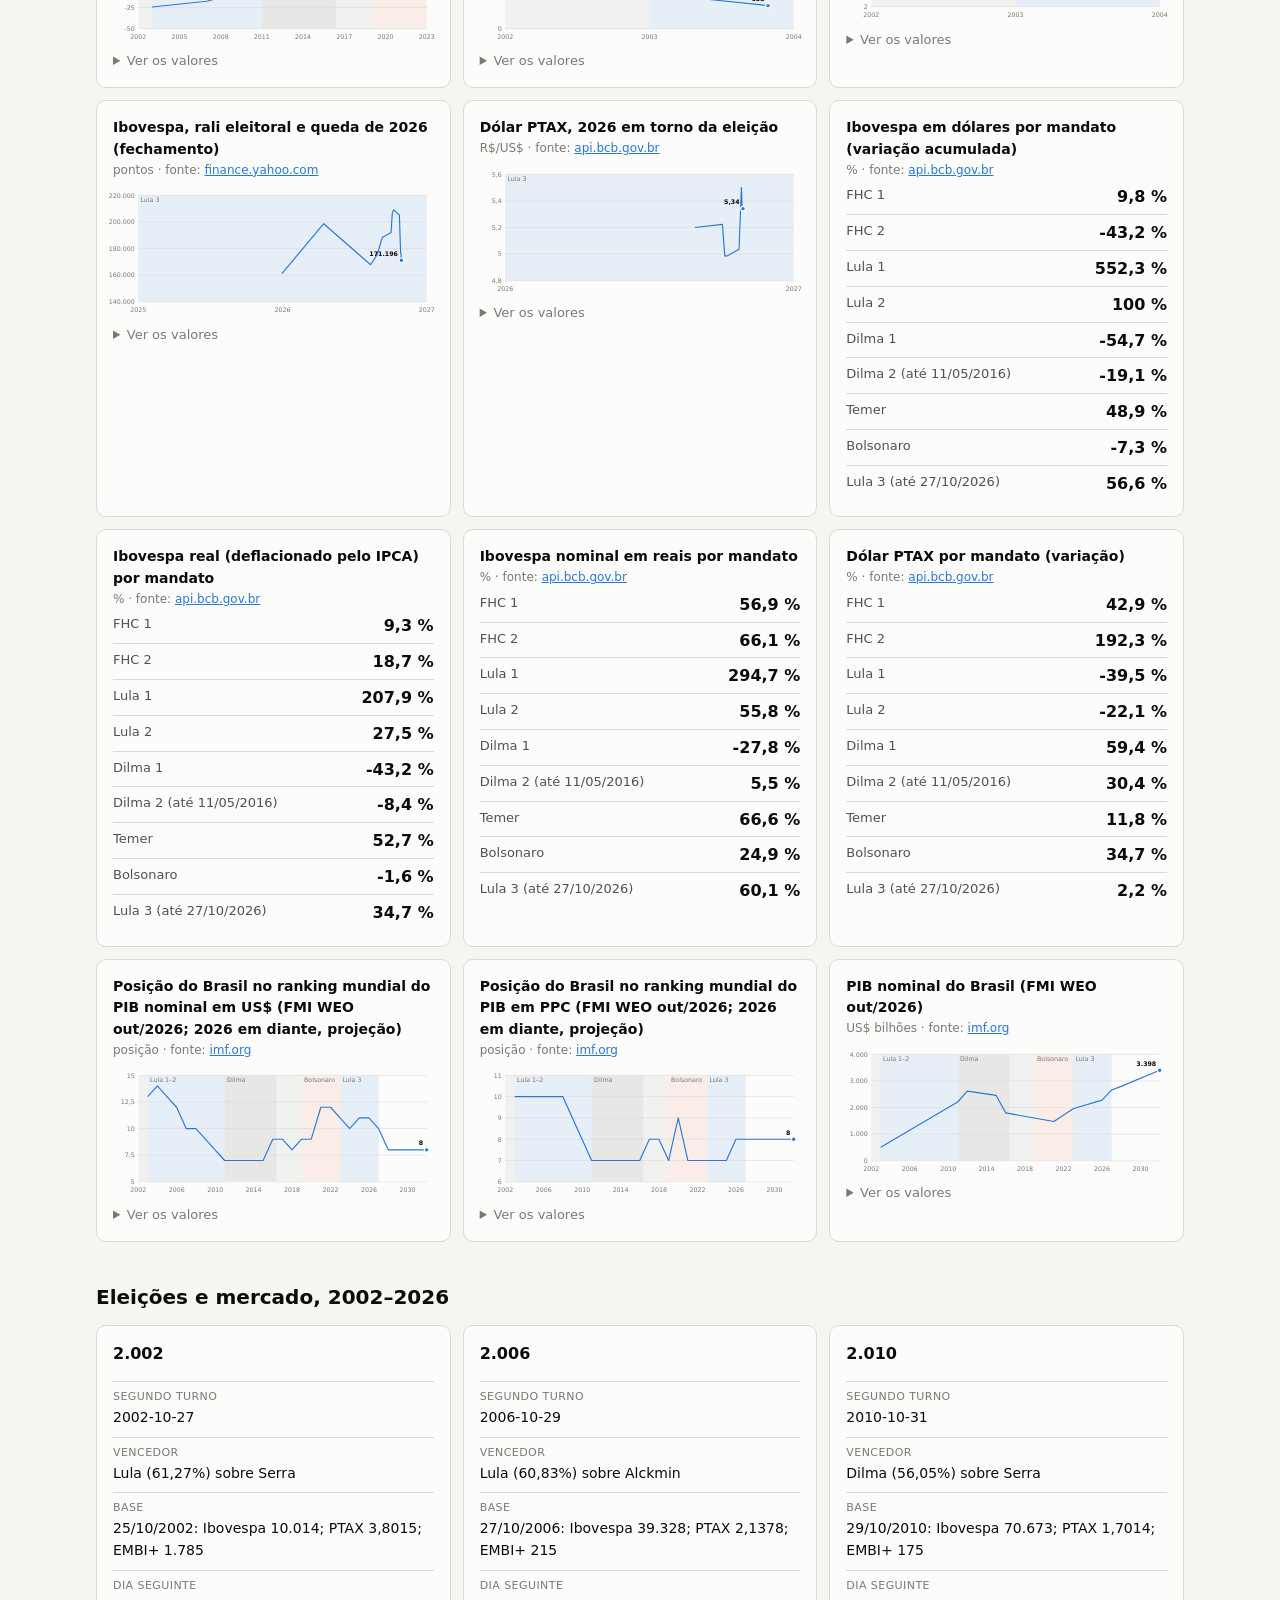
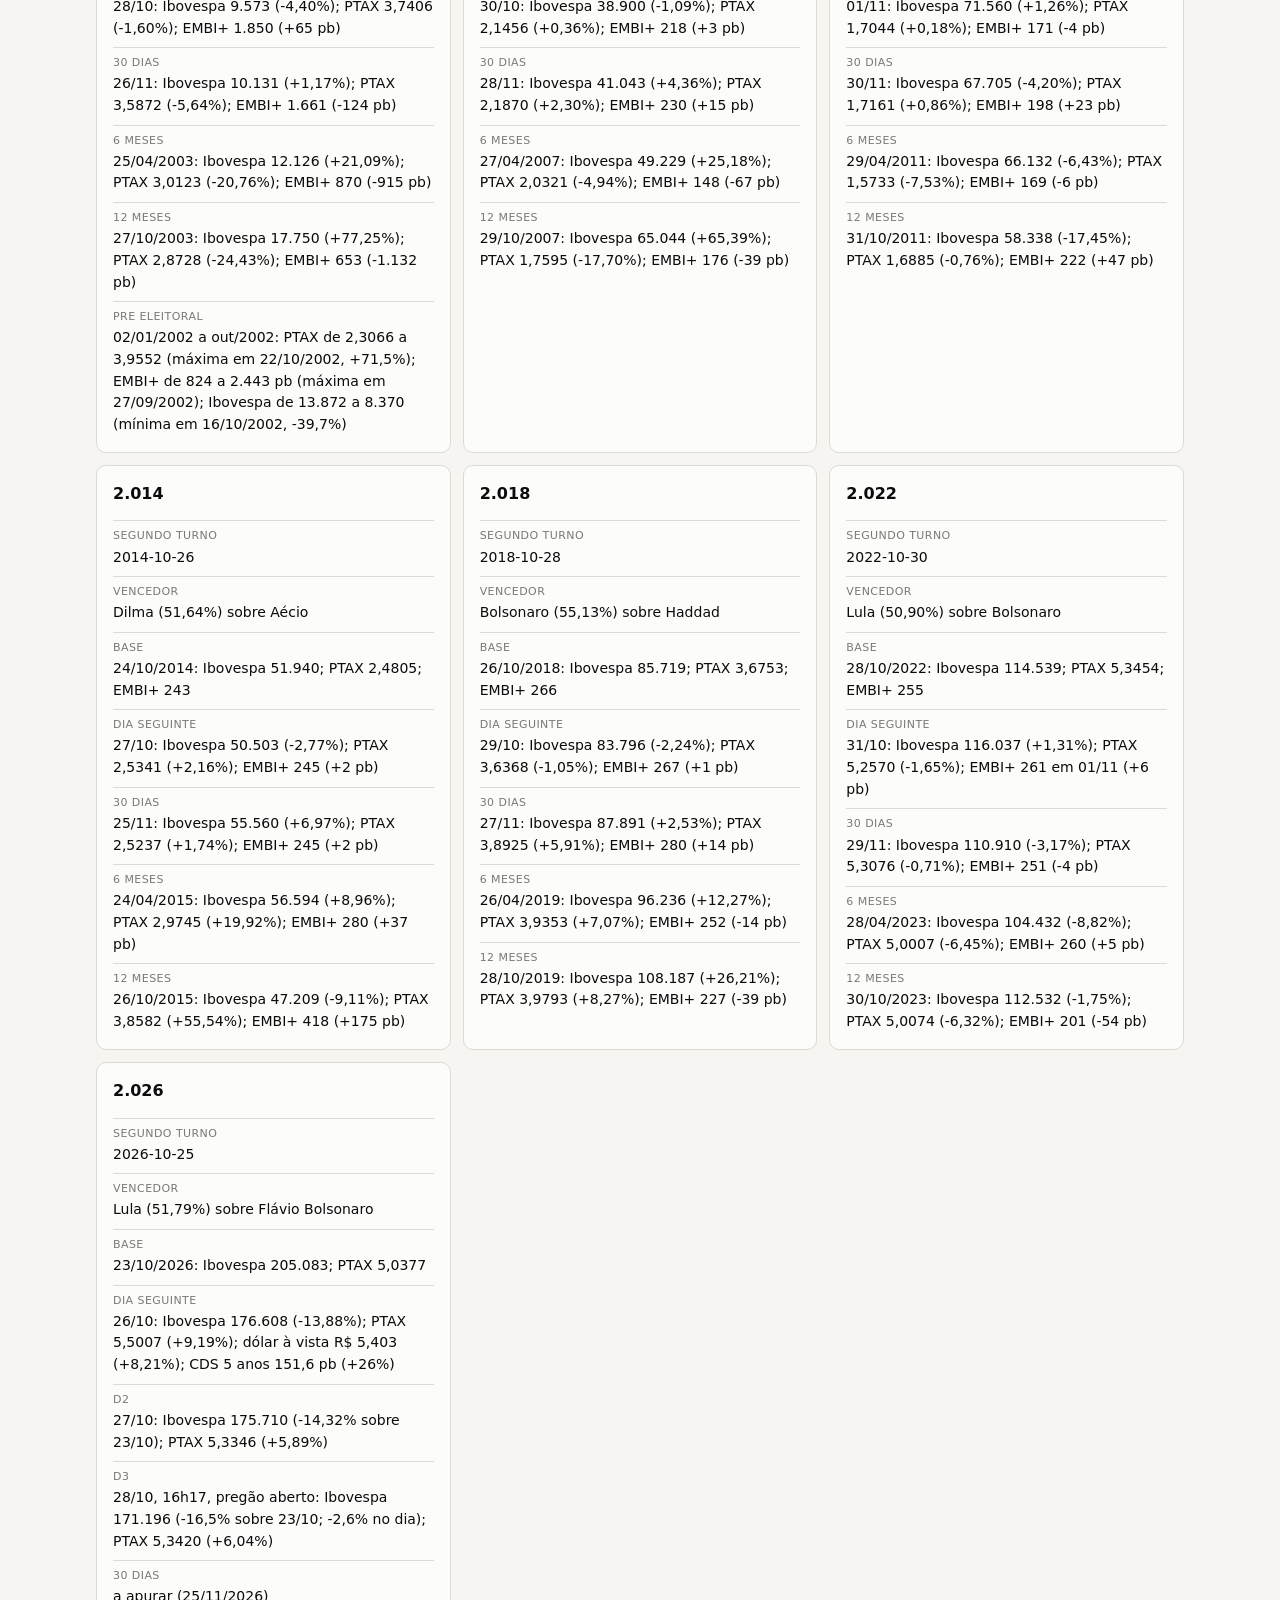
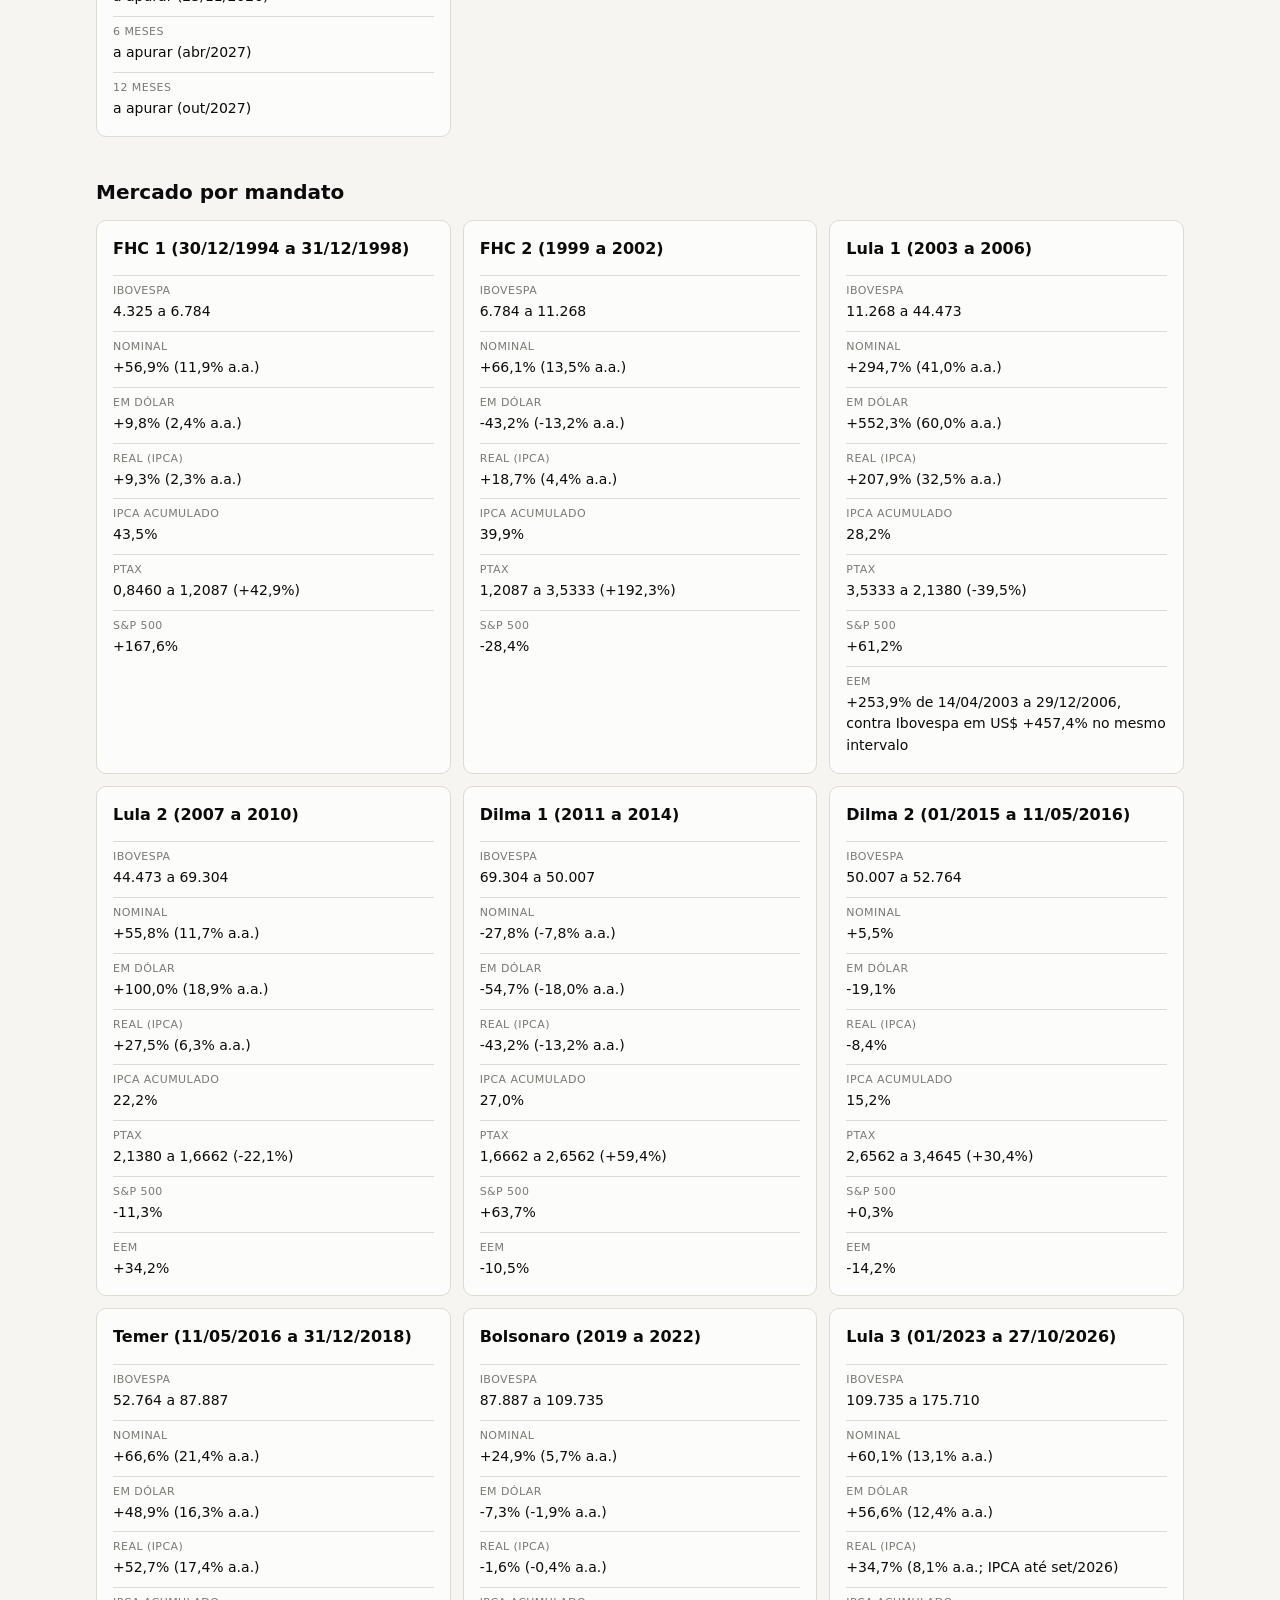
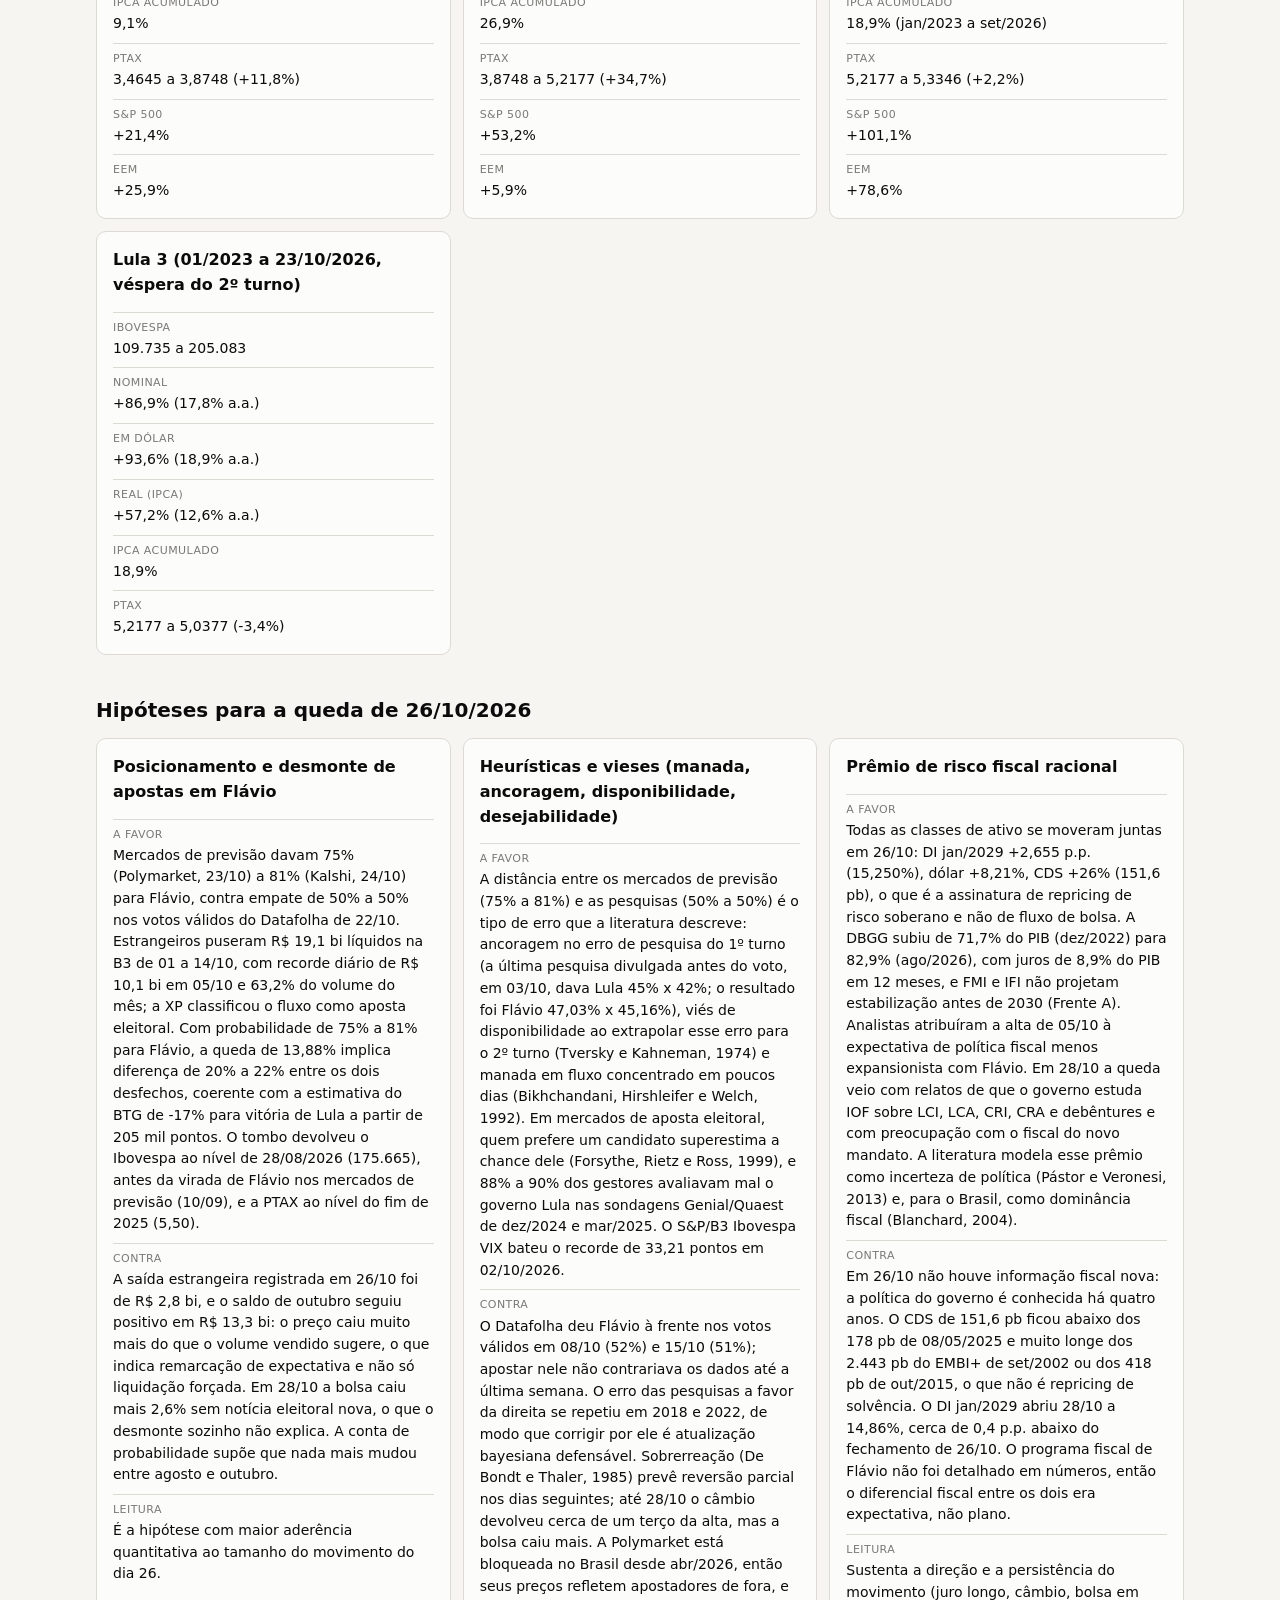
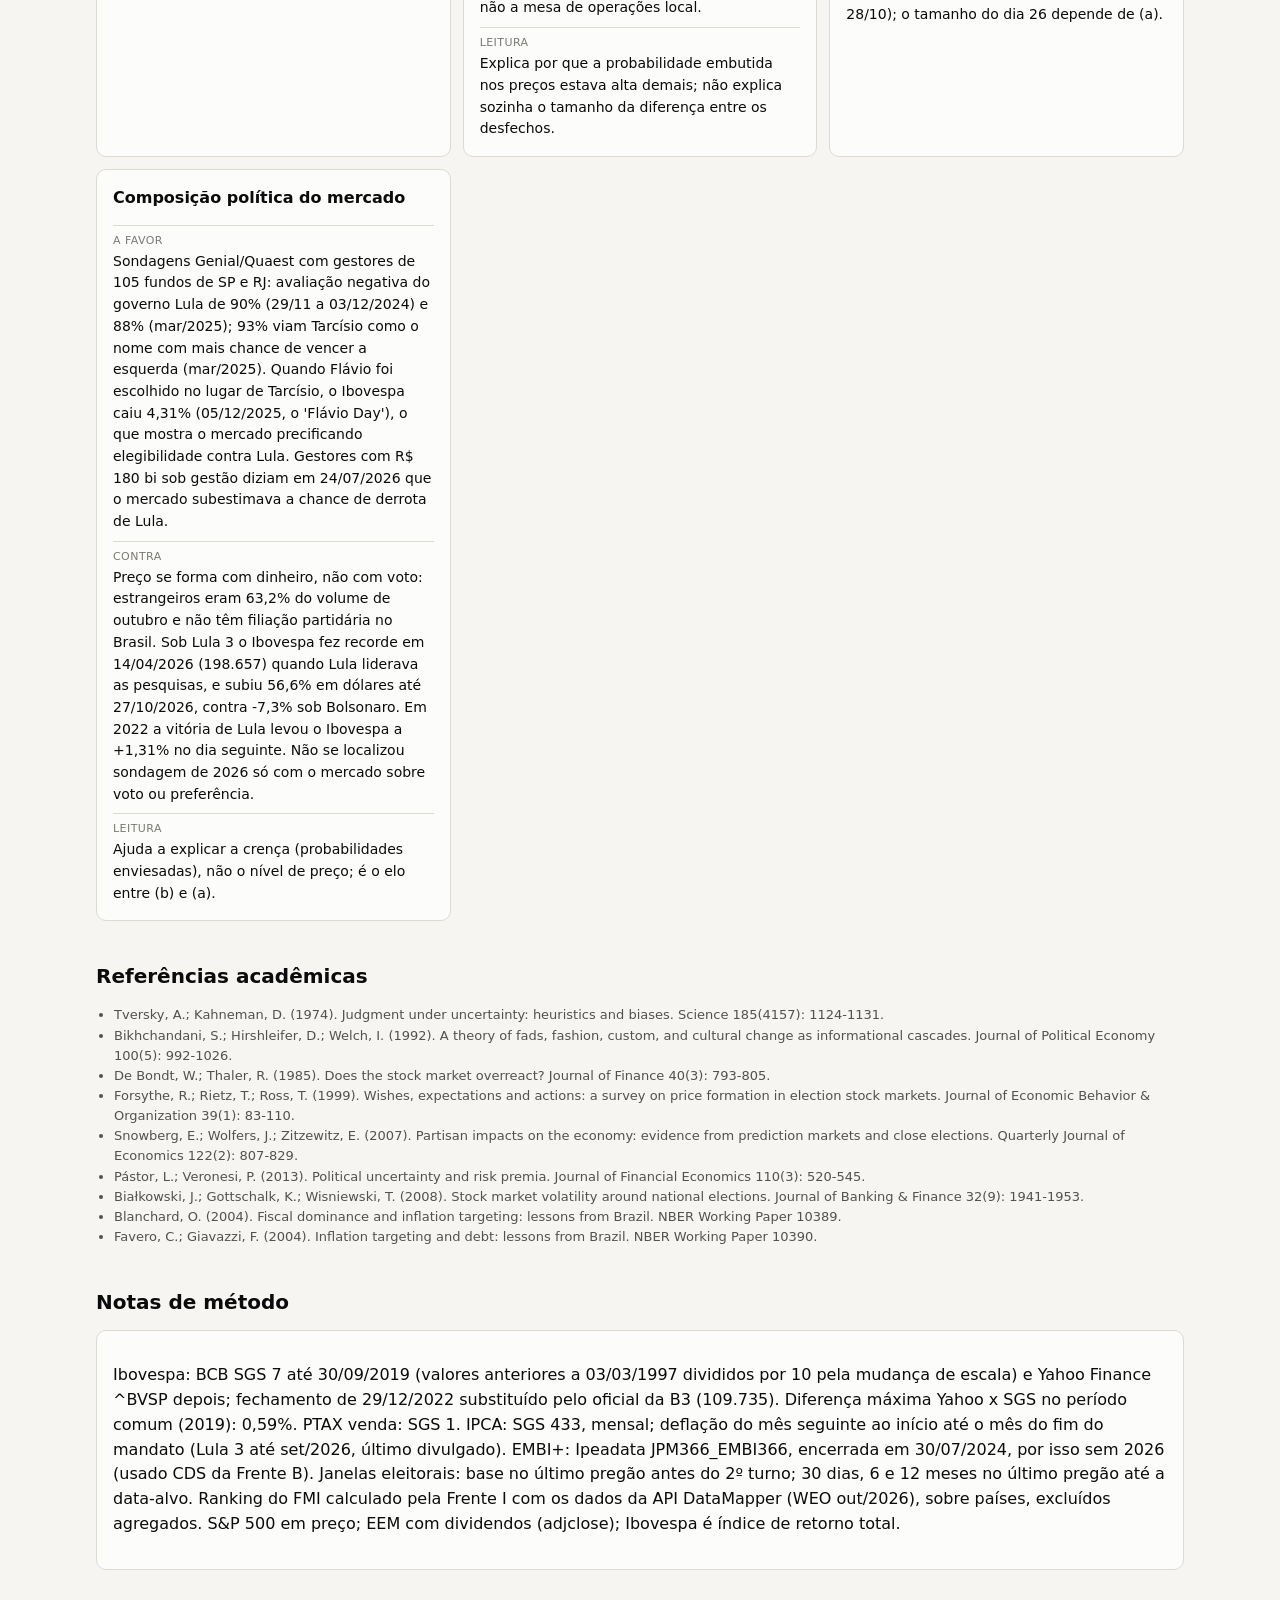
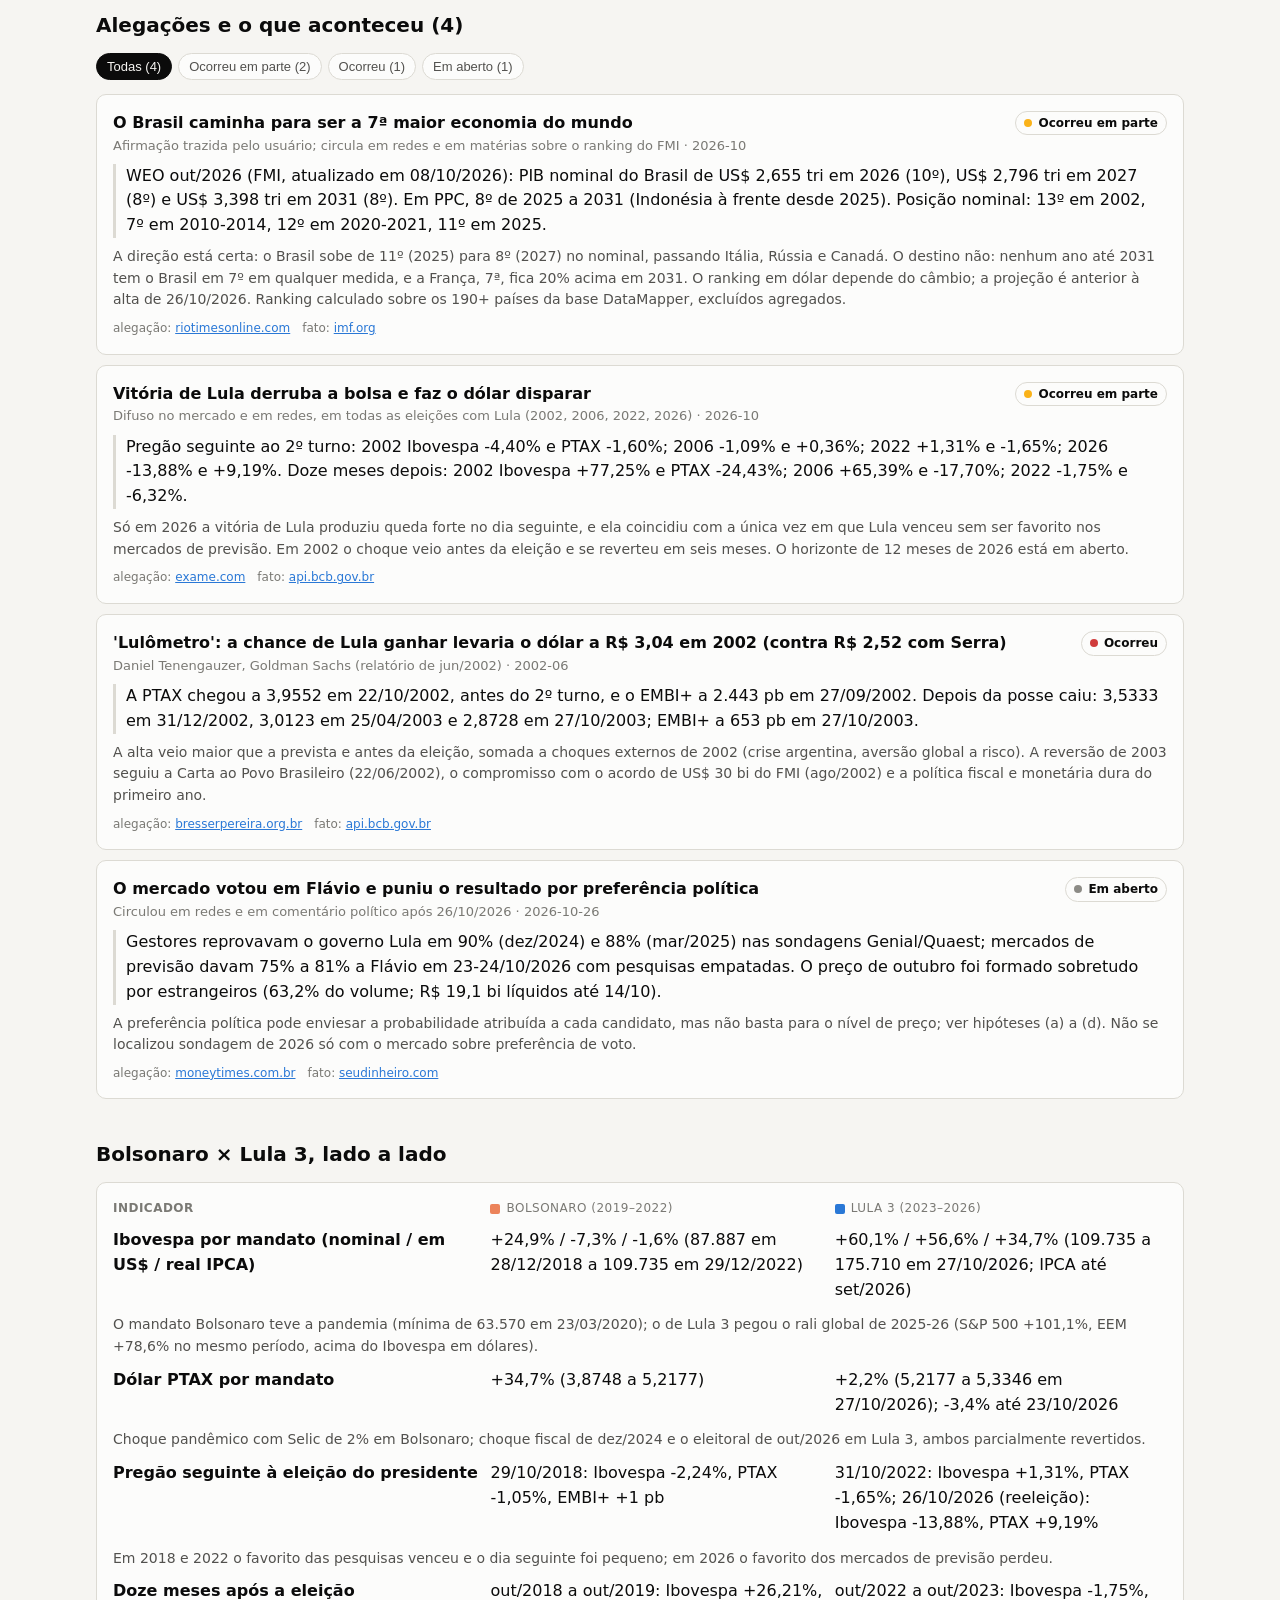
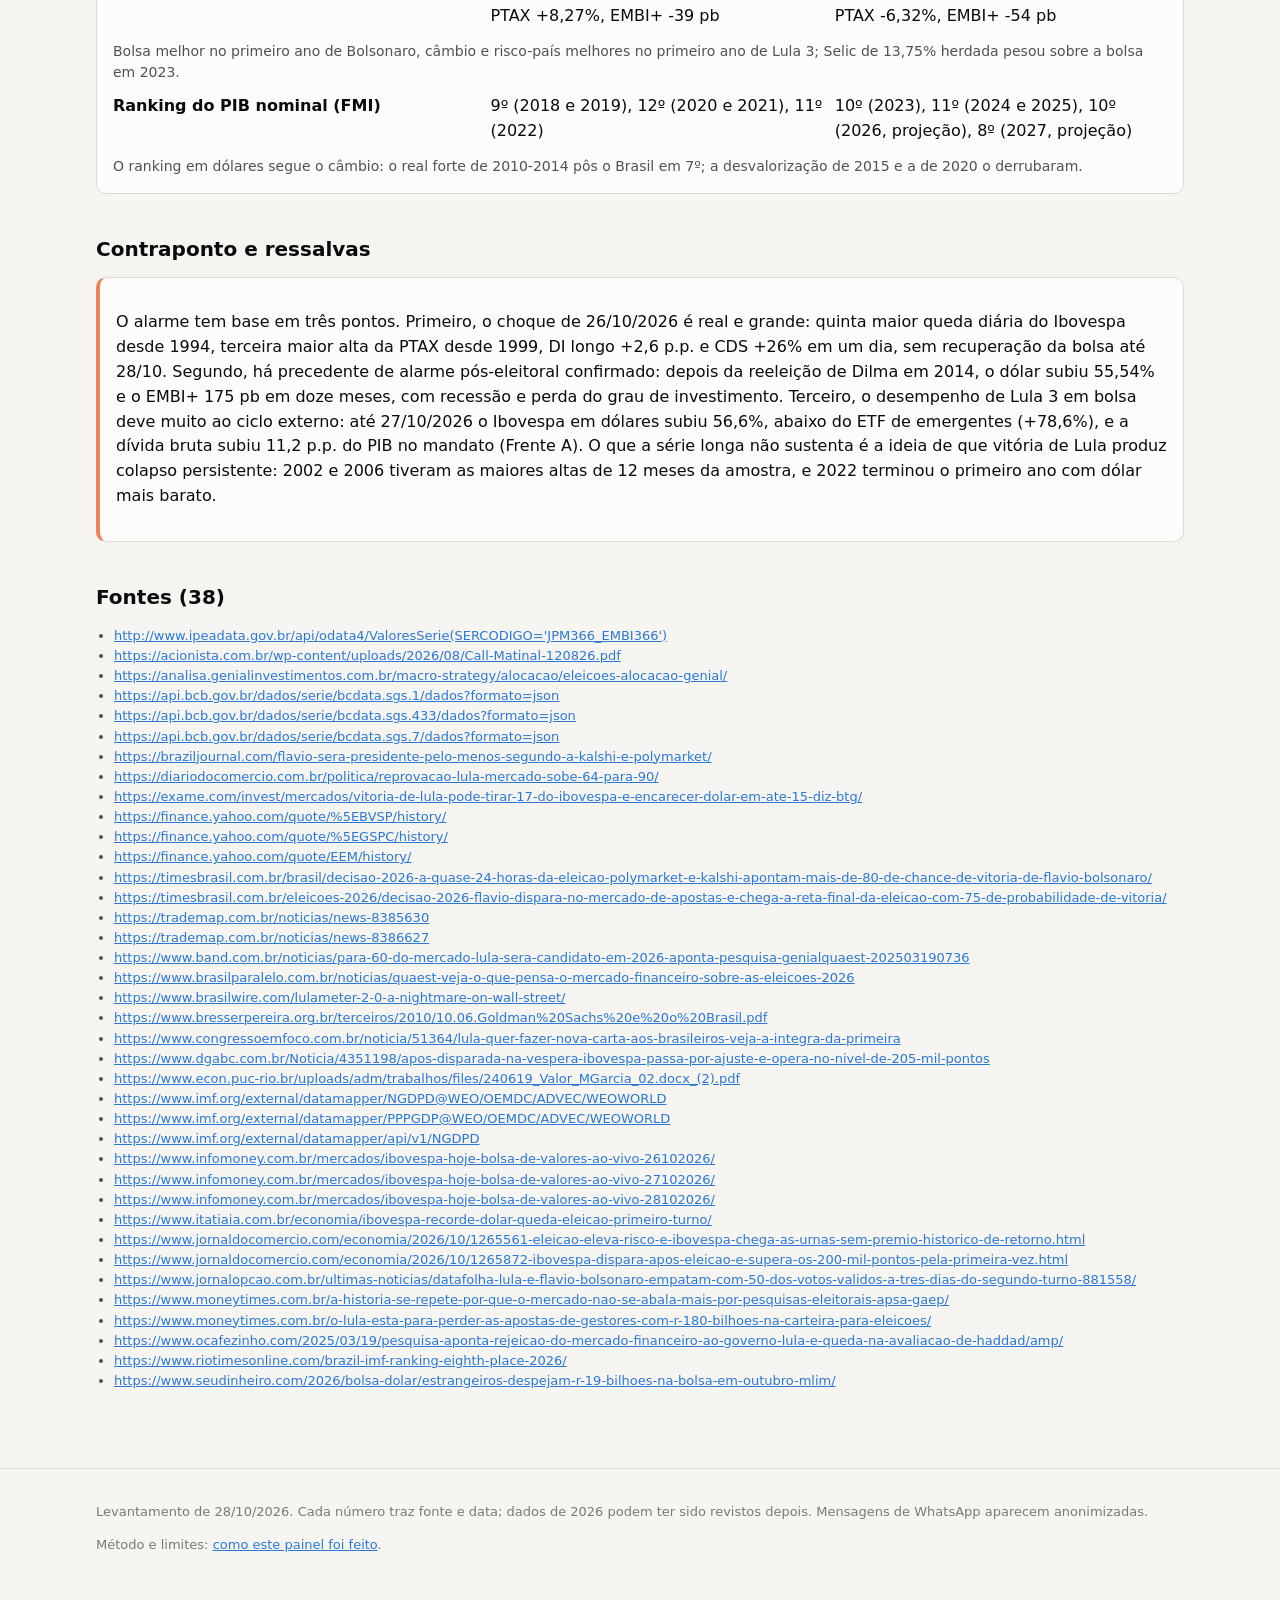
<file: mercado-eleicoes.html>
<!doctype html>
<html lang="pt-BR">
<head>
<meta charset="utf-8">
<meta name="viewport" content="width=device-width, initial-scale=1">
<title>Mercado e eleições presidenciais no longo prazo (2002-2026)</title>
<meta name="description" content="Nas eleições de 2002 a 2022 o Ibovespa variou entre -4,40% e +1,31% no pregão seguinte ao 2º turno; o choque de 2002 veio antes do voto, com PTAX a 3,9552 (22/10/2002) e EMBI+ a 2.443 pb (27/09/2002).">
<link rel="icon" href="data:image/svg+xml,%3Csvg xmlns='http://www.w3.org/2000/svg' viewBox='0 0 16 16'%3E%3Crect width='16' height='16' rx='3' fill='%232a78d6'/%3E%3Cpath d='M3 12l3-4 3 2 4-6' stroke='white' stroke-width='1.6' fill='none'/%3E%3C/svg%3E">
<link rel="stylesheet" href="assets/style.css">
</head>
<body data-page="I">
<main><div class="wrap"></div></main>
<script src="data/dados.js"></script>
<script src="assets/app.js"></script>
</body>
</html>
</file>
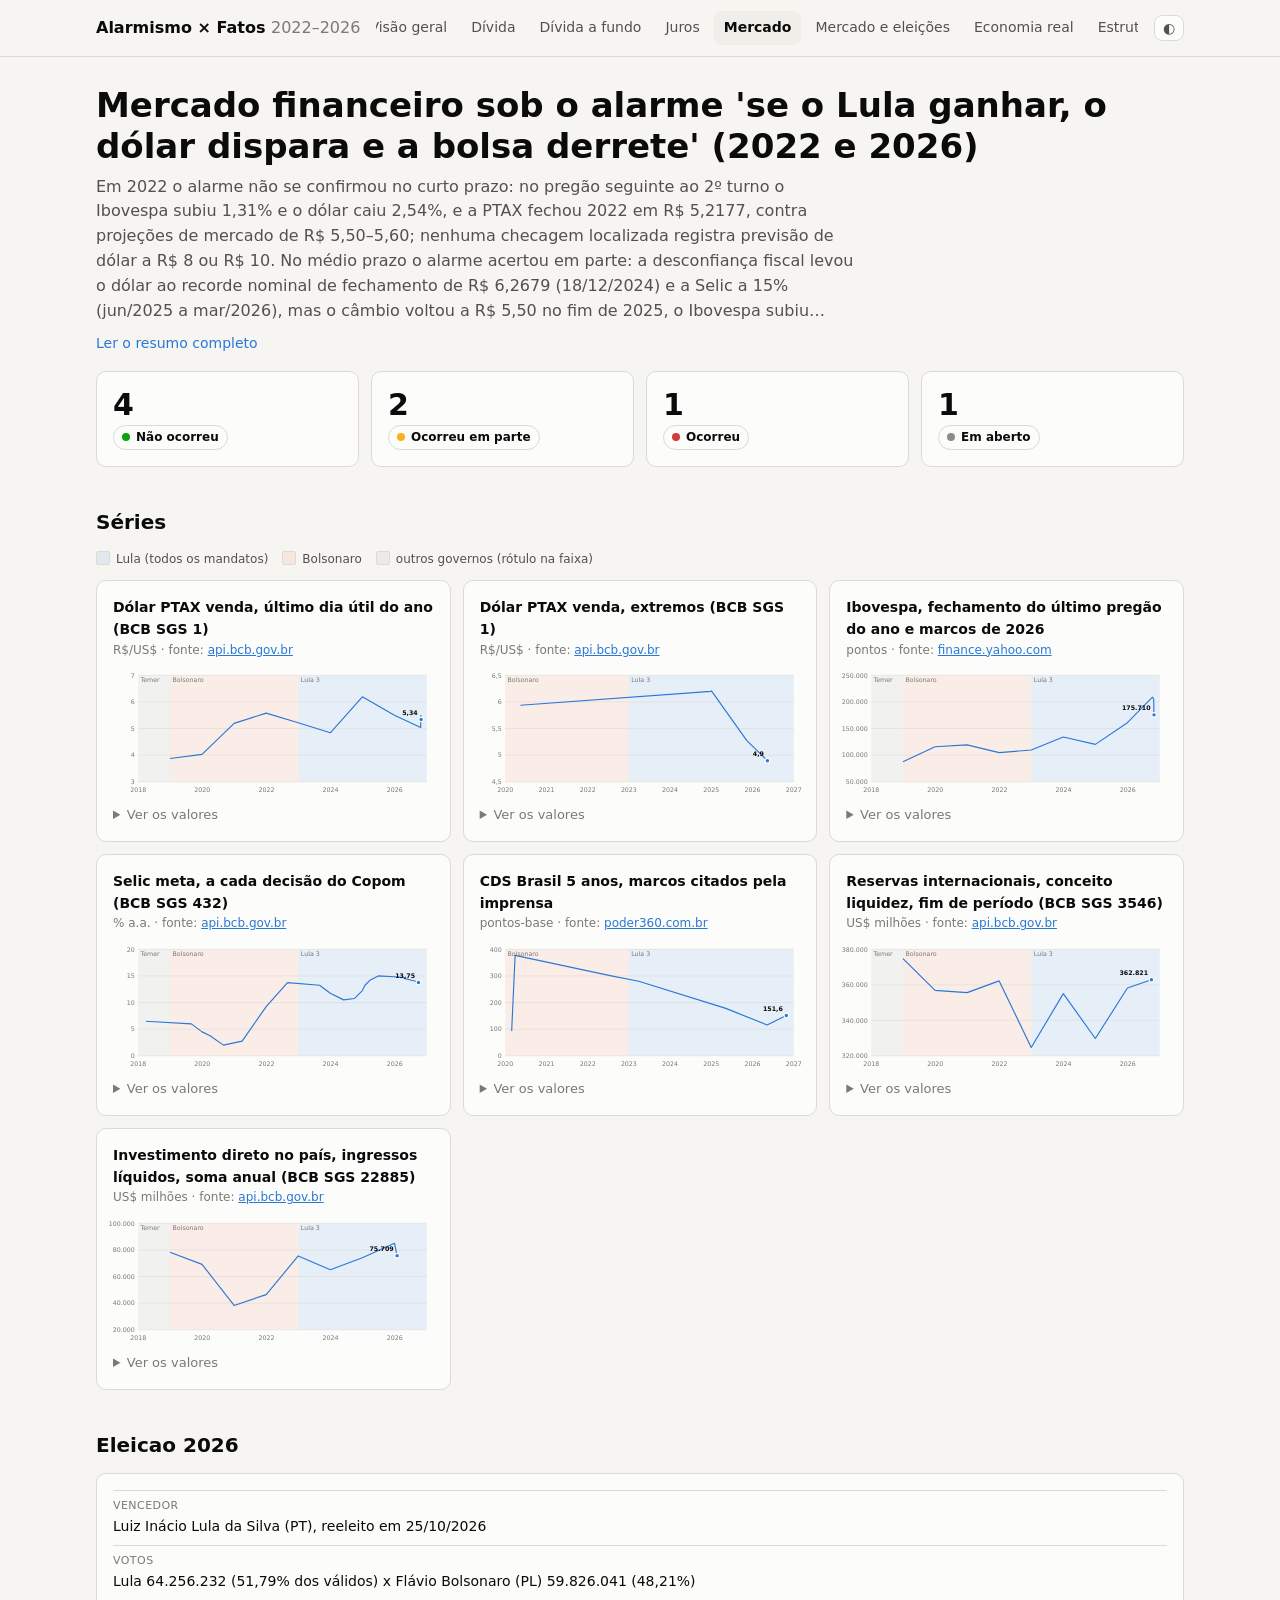
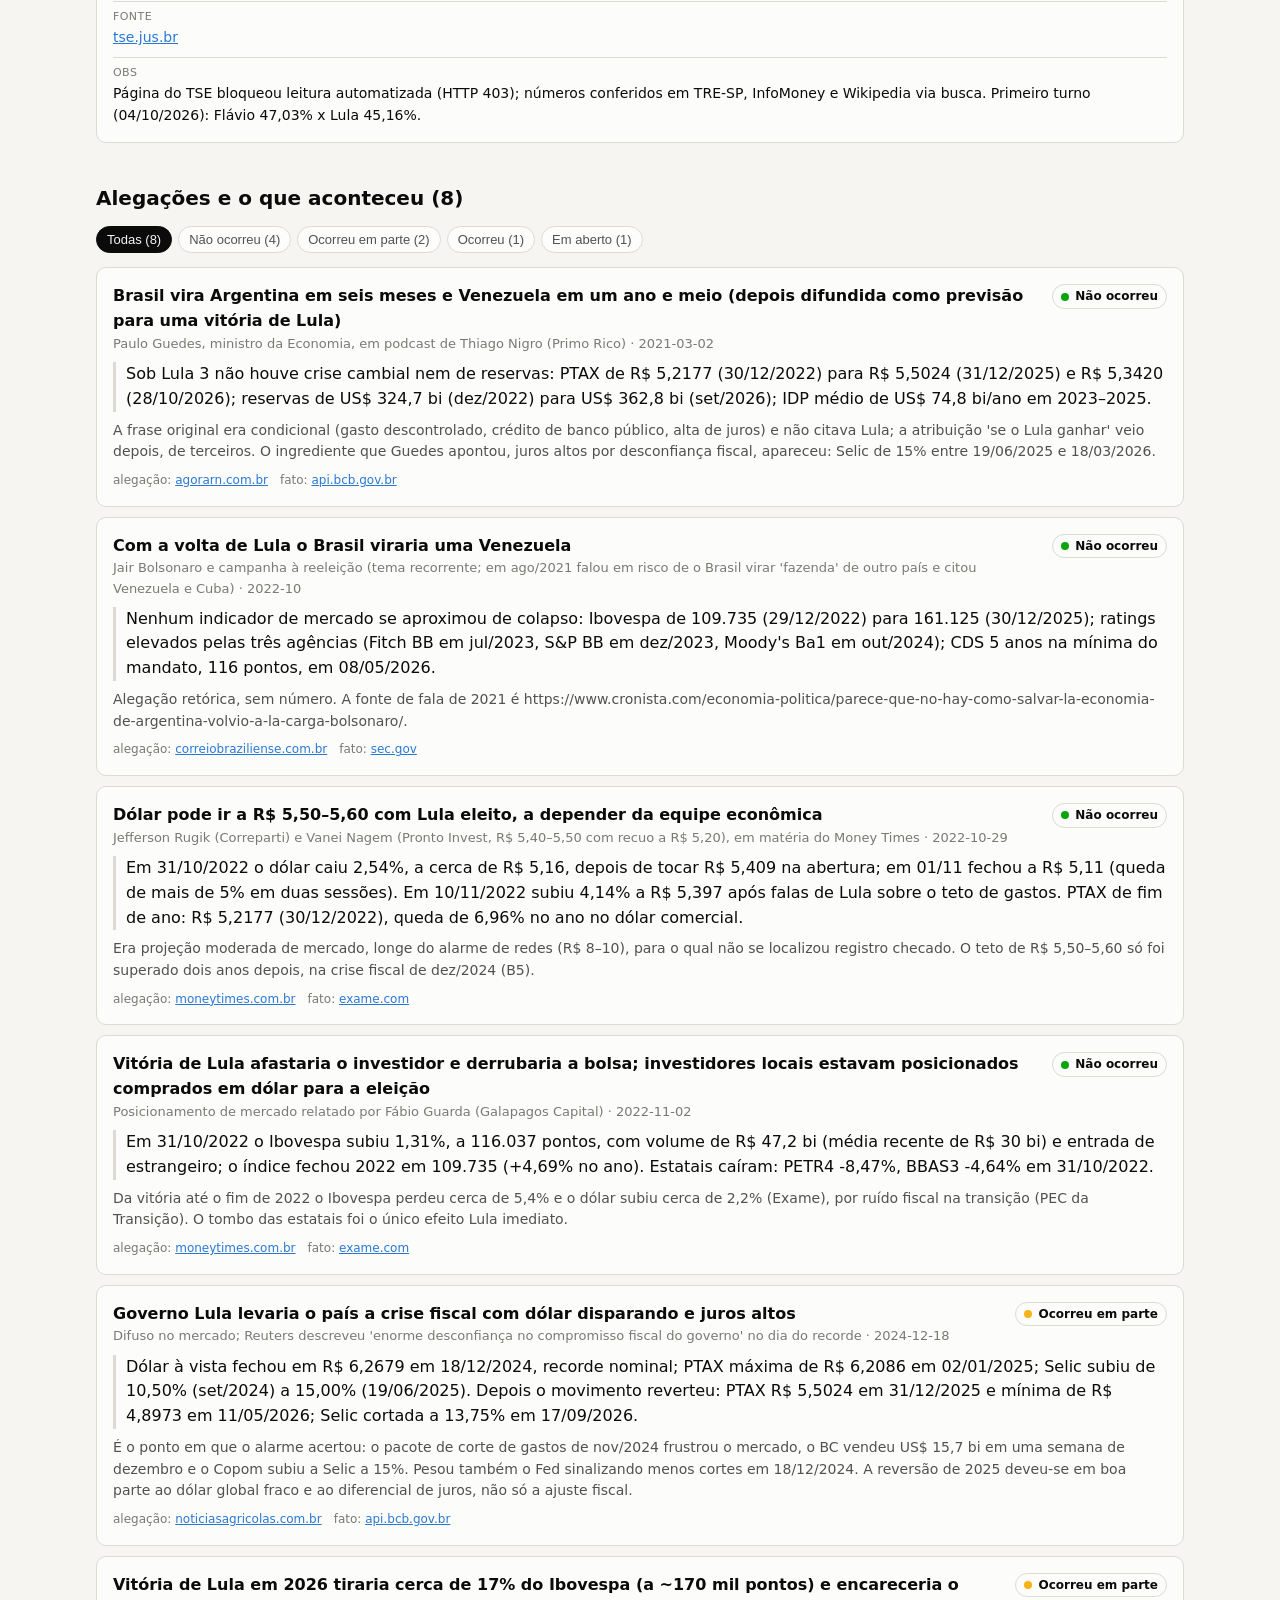
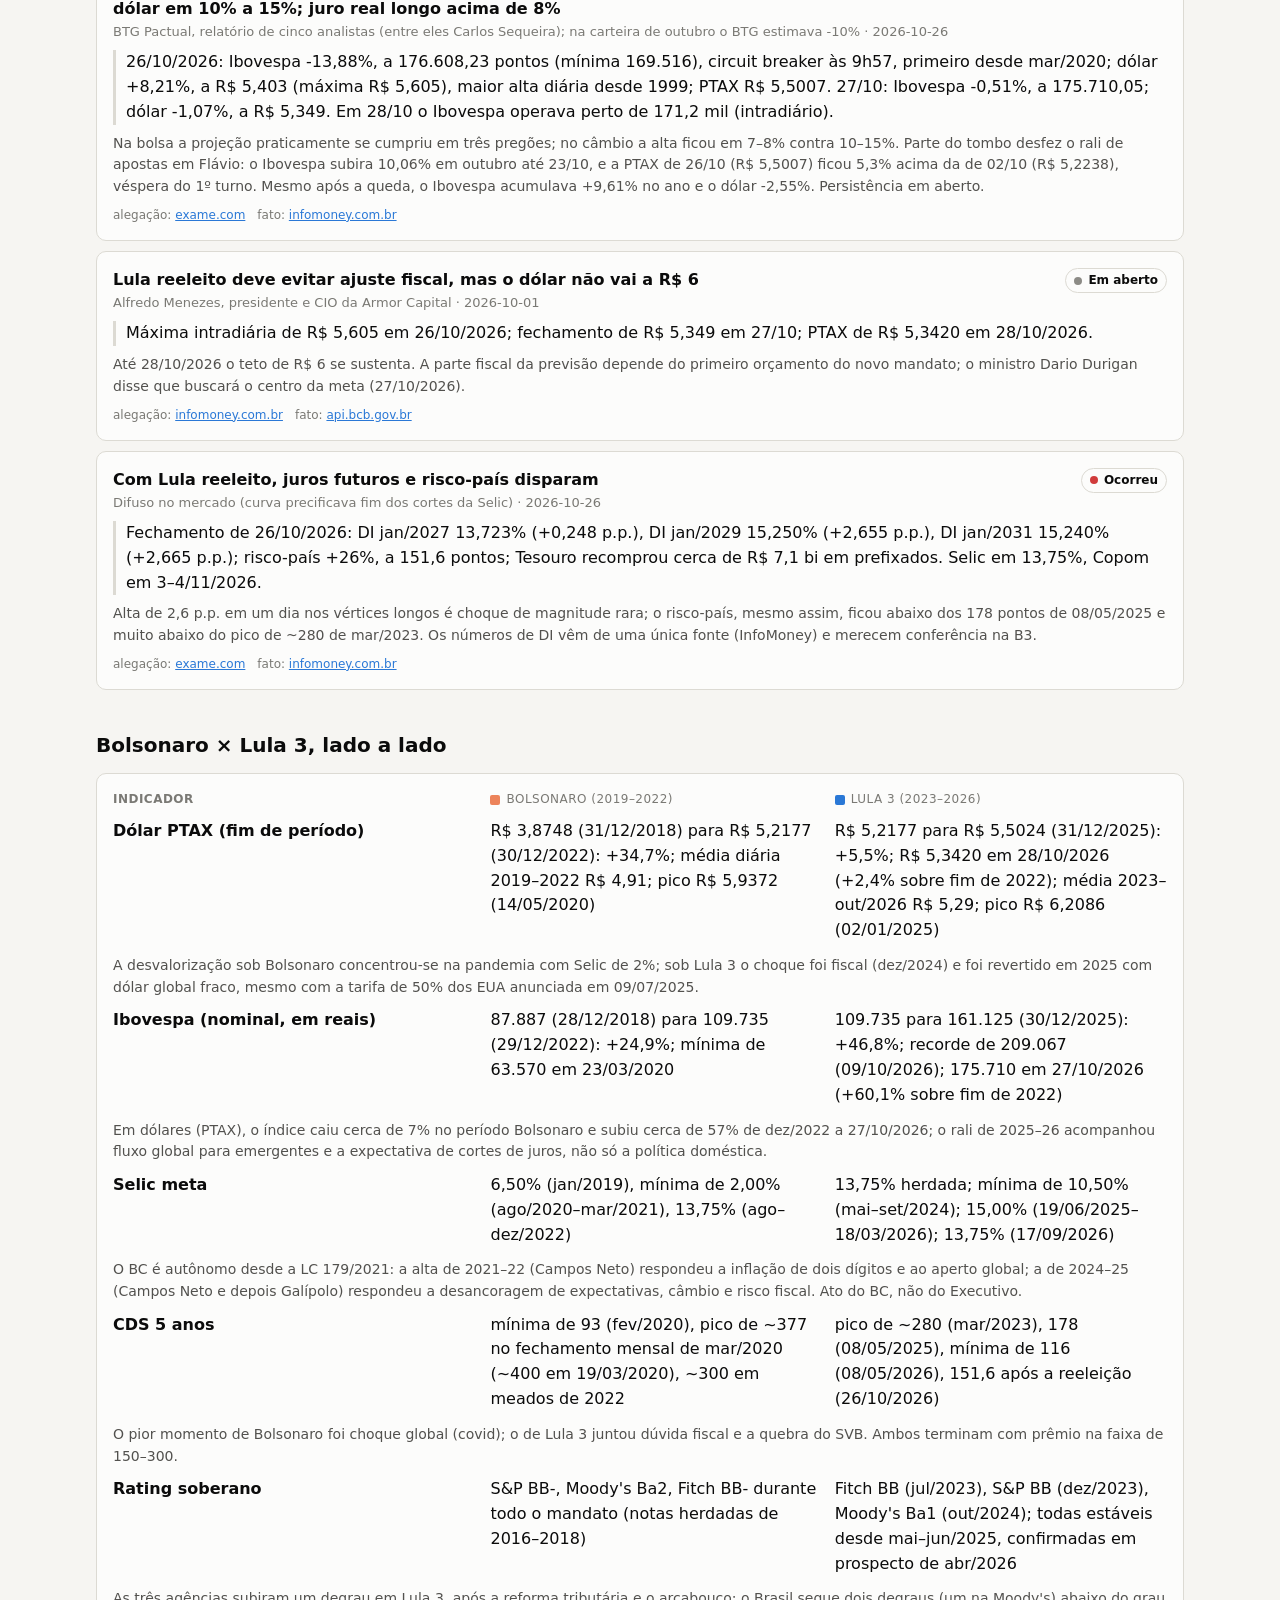
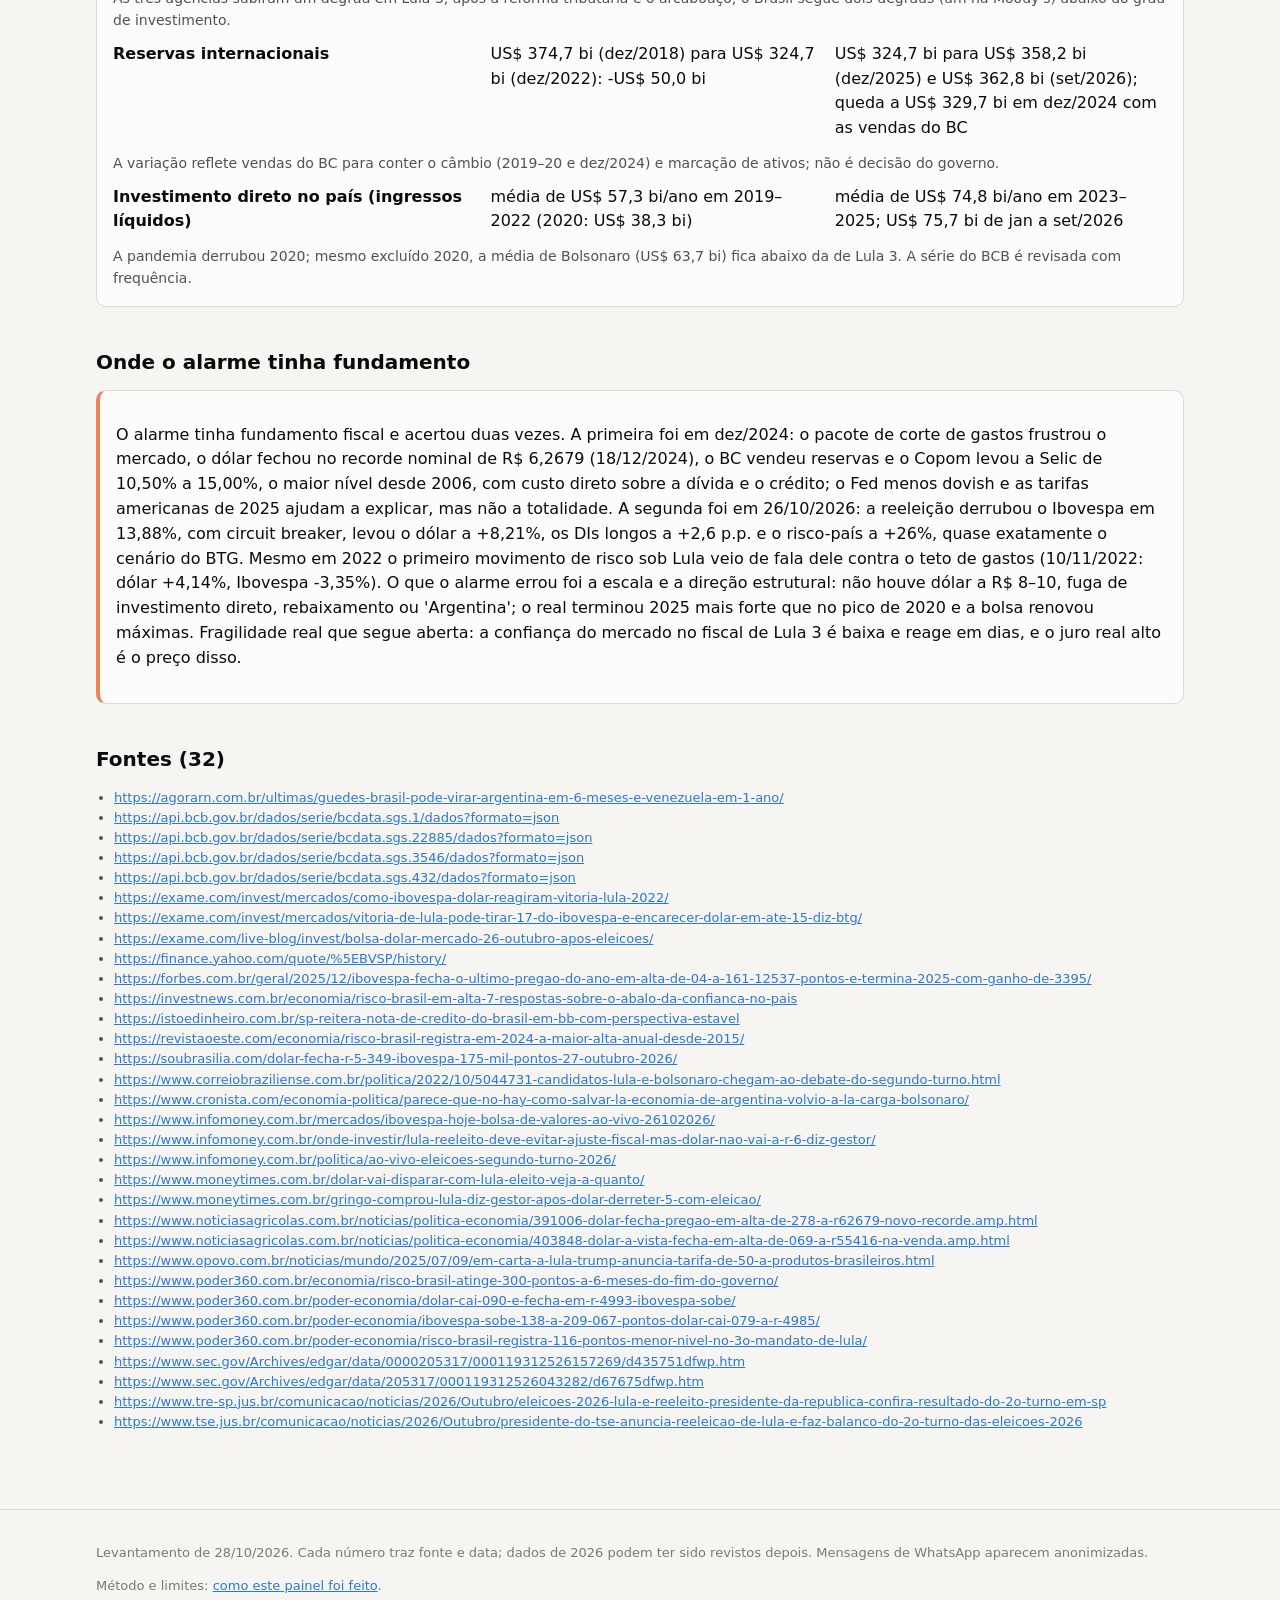
<file: mercado.html>
<!doctype html>
<html lang="pt-BR">
<head>
<meta charset="utf-8">
<meta name="viewport" content="width=device-width, initial-scale=1">
<title>Mercado financeiro sob o alarme &#x27;se o Lula ganhar, o dólar dispara e a bolsa derrete&#x27; (2022 e 2026)</title>
<meta name="description" content="Em 2022 o alarme não se confirmou no curto prazo: no pregão seguinte ao 2º turno o Ibovespa subiu 1,31% e o dólar caiu 2,54%, e a PTAX fechou 2022 em R$ 5,2177, contra projeções de mercado de R$ 5,50–">
<link rel="icon" href="data:image/svg+xml,%3Csvg xmlns='http://www.w3.org/2000/svg' viewBox='0 0 16 16'%3E%3Crect width='16' height='16' rx='3' fill='%232a78d6'/%3E%3Cpath d='M3 12l3-4 3 2 4-6' stroke='white' stroke-width='1.6' fill='none'/%3E%3C/svg%3E">
<link rel="stylesheet" href="assets/style.css">
</head>
<body data-page="B">
<main><div class="wrap"></div></main>
<script src="data/dados.js"></script>
<script src="assets/app.js"></script>
</body>
</html>
</file>
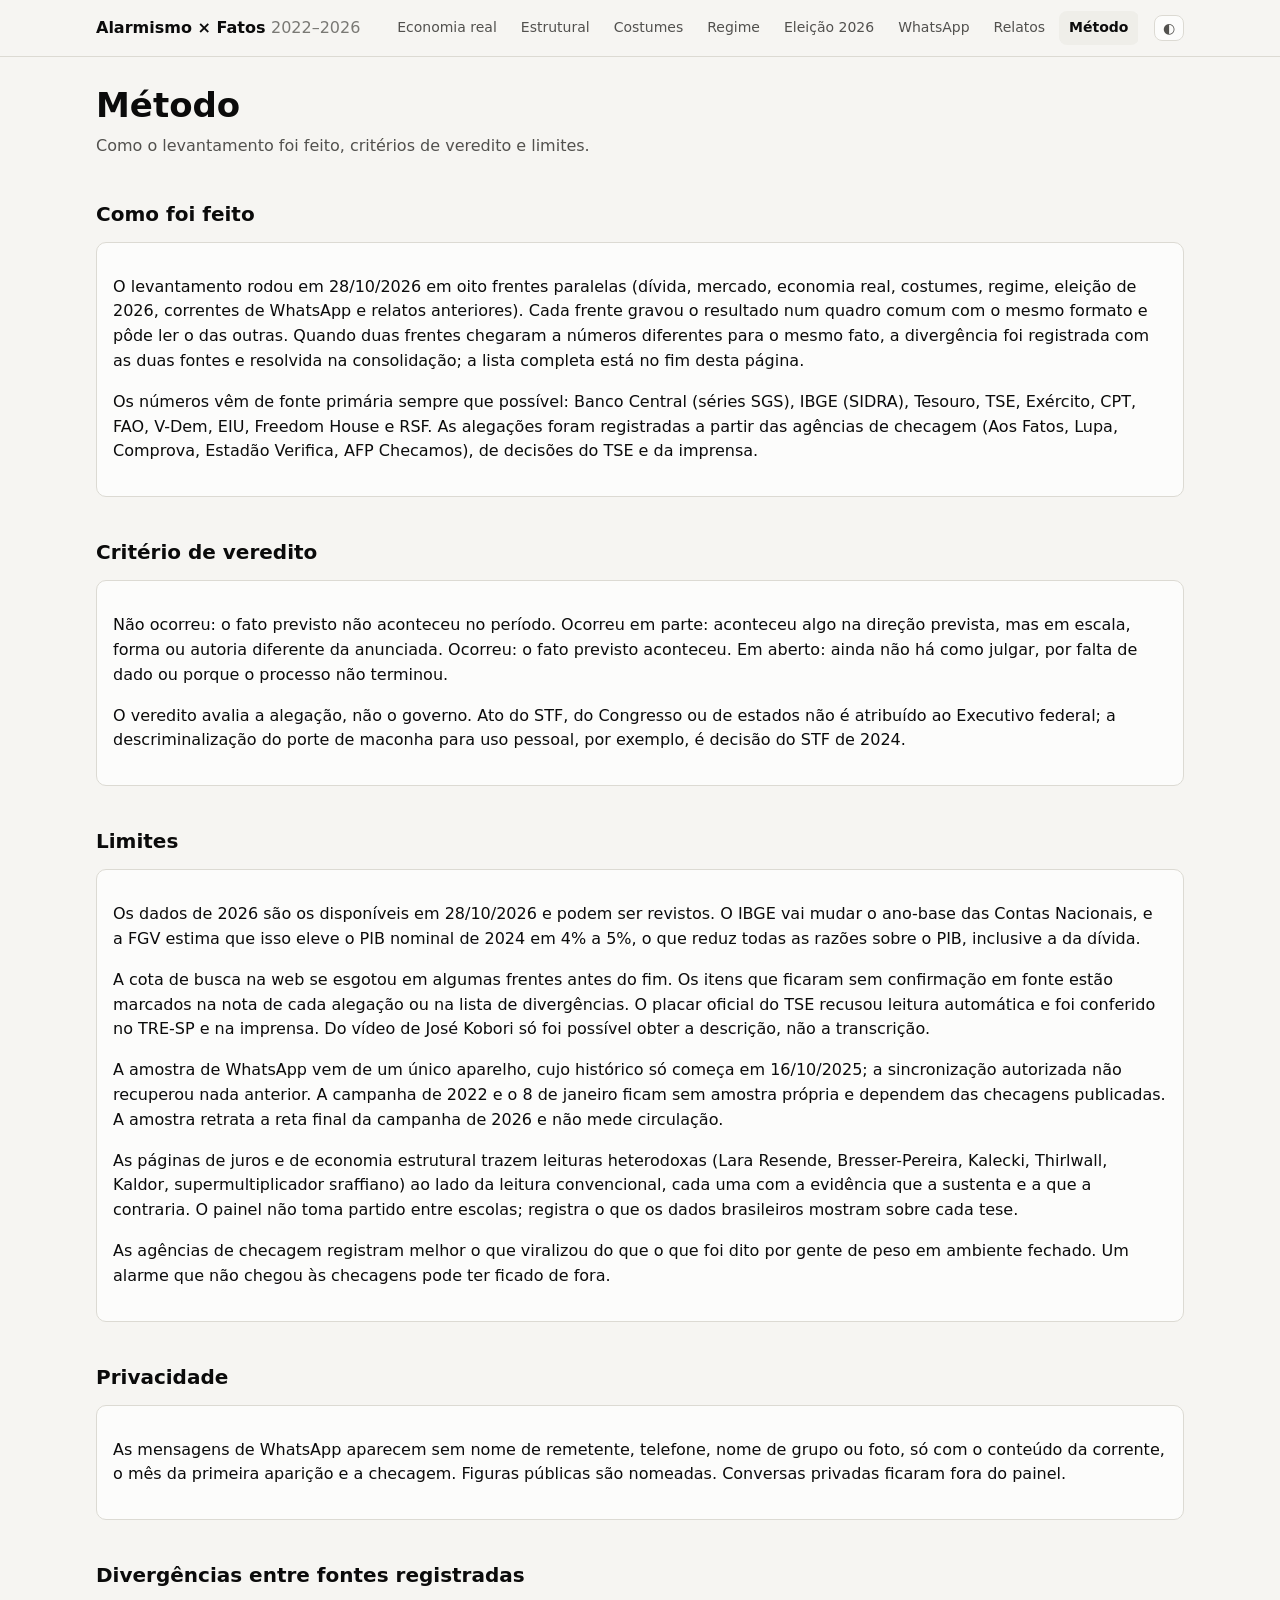
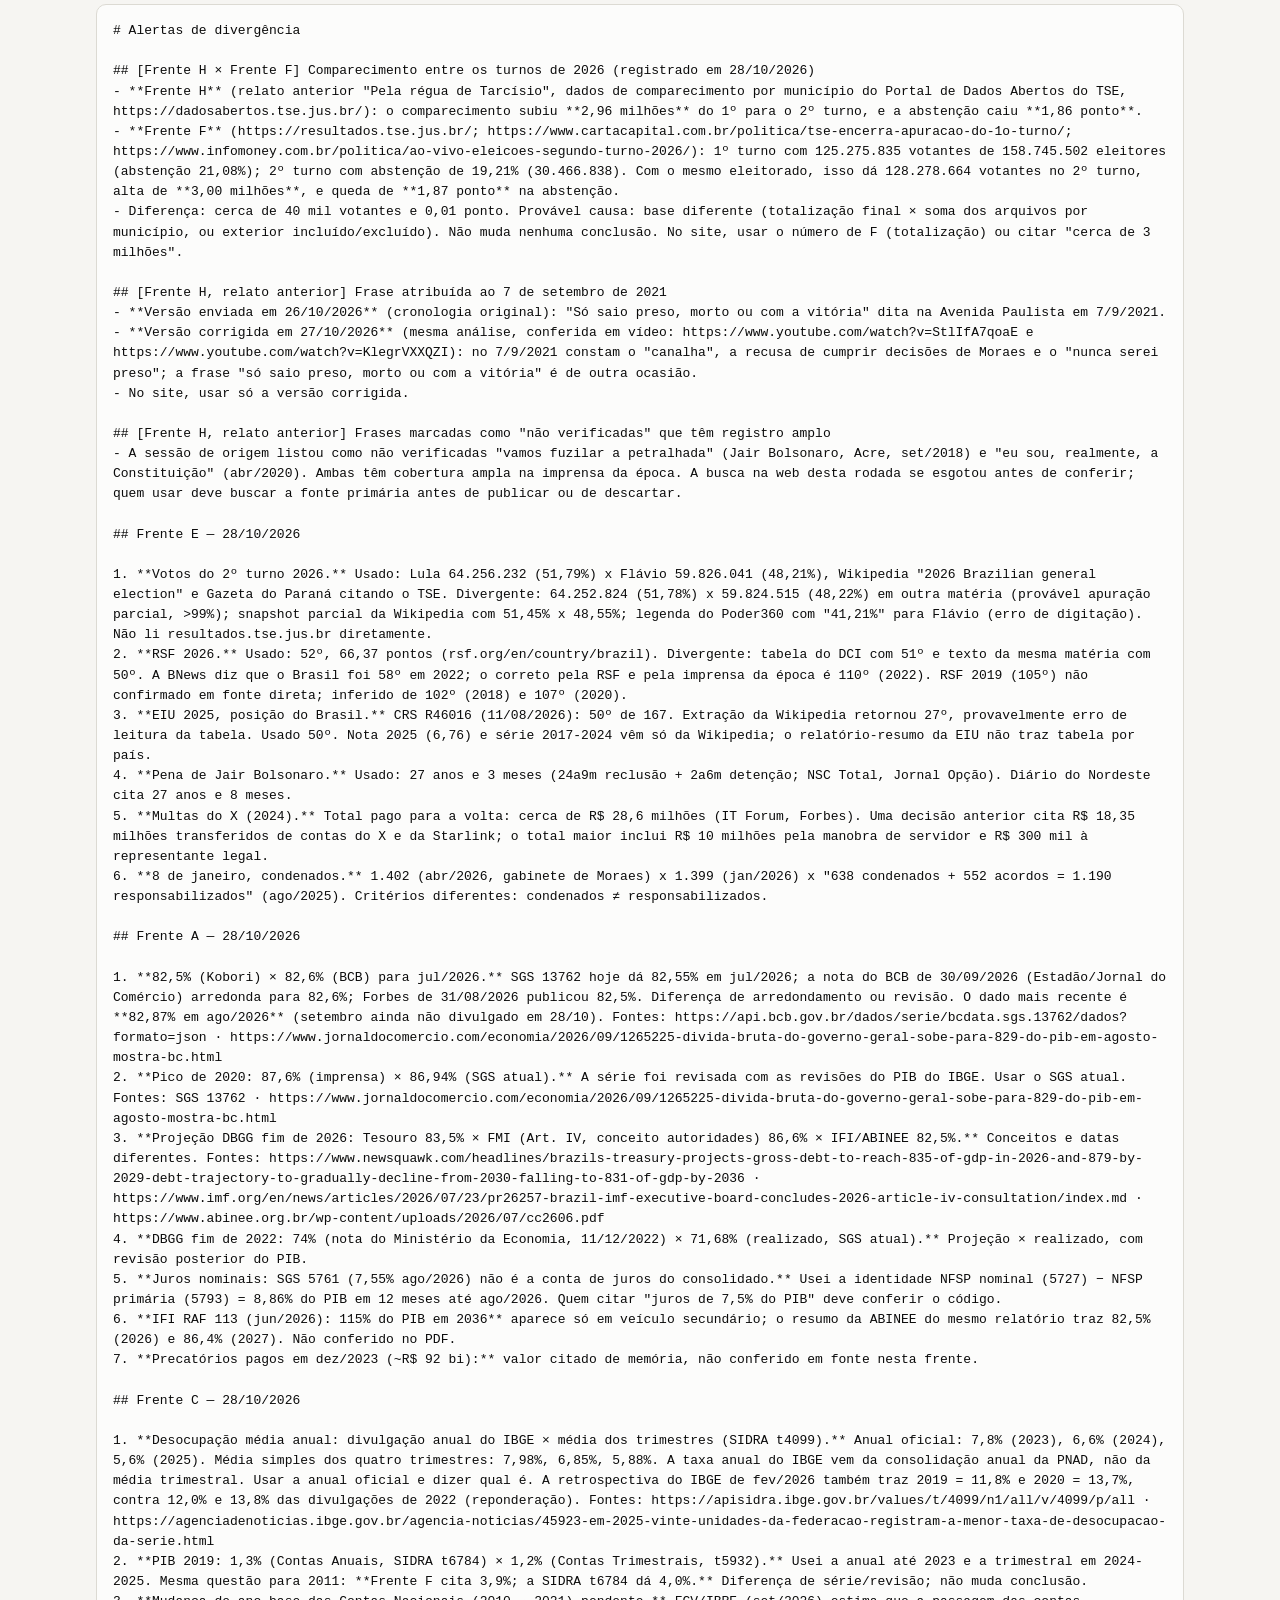
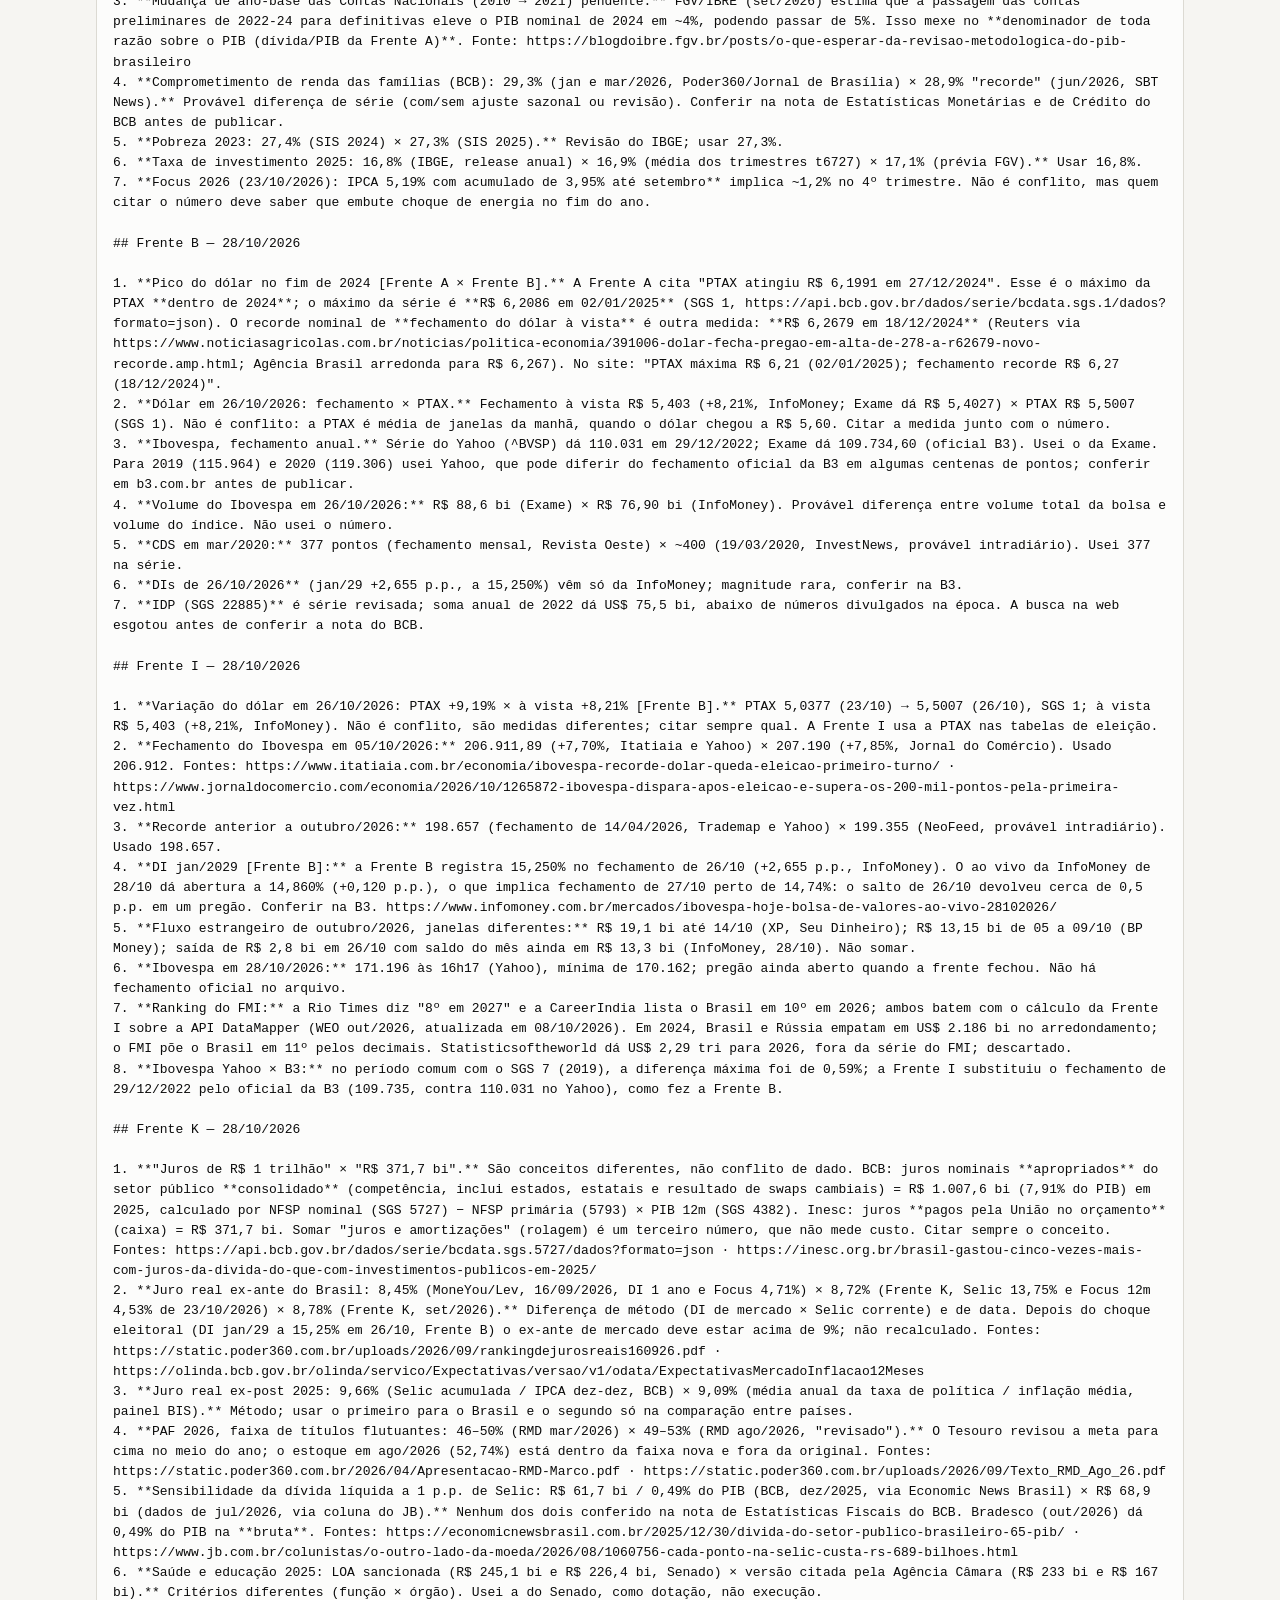
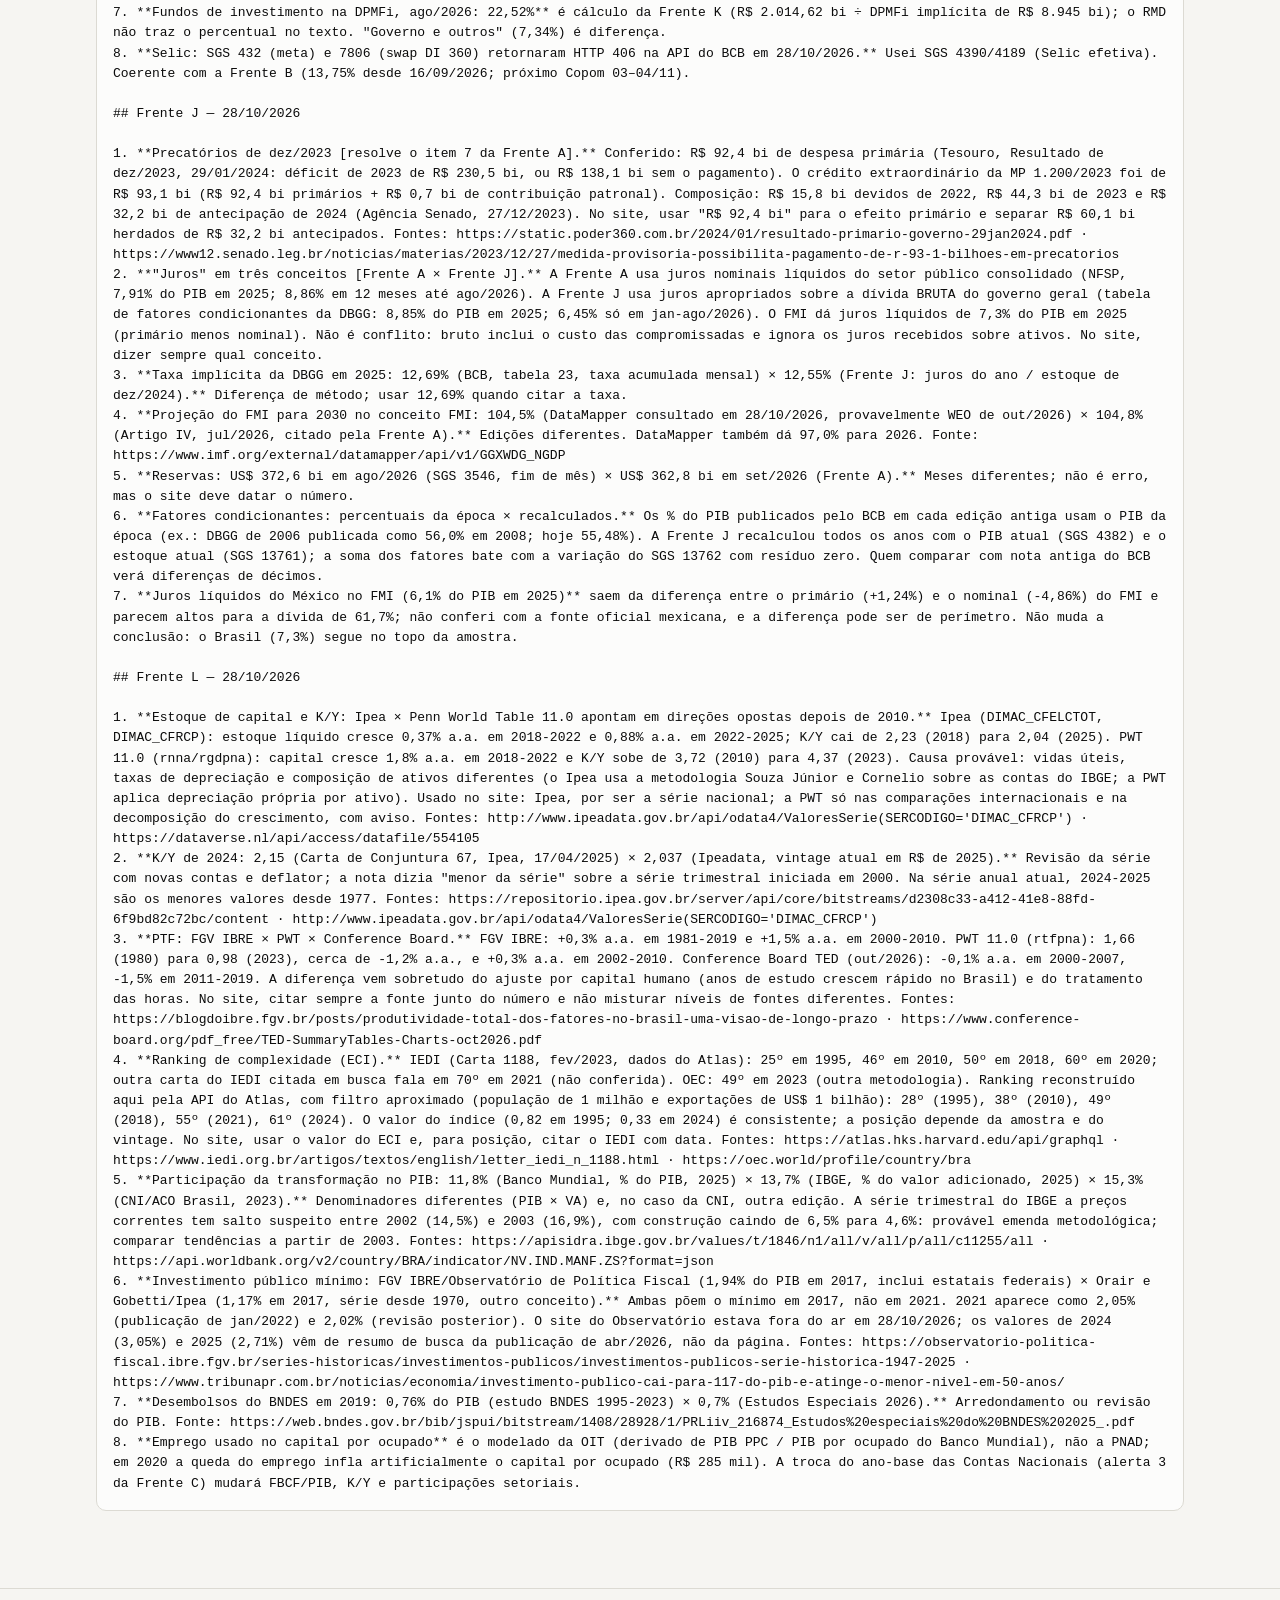
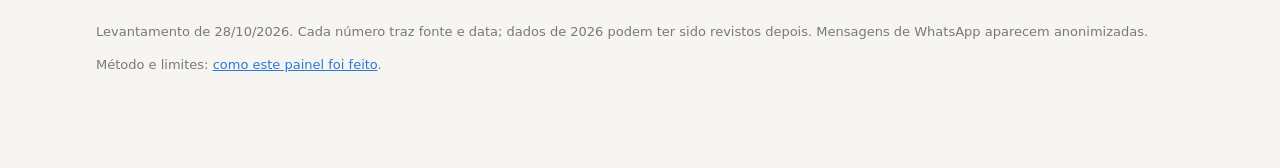
<file: metodo.html>
<!doctype html>
<html lang="pt-BR">
<head>
<meta charset="utf-8">
<meta name="viewport" content="width=device-width, initial-scale=1">
<title>Método</title>
<meta name="description" content="Como o levantamento foi feito, critérios de veredito e limites.">
<link rel="icon" href="data:image/svg+xml,%3Csvg xmlns='http://www.w3.org/2000/svg' viewBox='0 0 16 16'%3E%3Crect width='16' height='16' rx='3' fill='%232a78d6'/%3E%3Cpath d='M3 12l3-4 3 2 4-6' stroke='white' stroke-width='1.6' fill='none'/%3E%3C/svg%3E">
<link rel="stylesheet" href="assets/style.css">
</head>
<body data-page="metodo">
<main><div class="wrap"><h1>Método</h1><p class="lede">Como o levantamento foi feito, critérios de veredito e limites.</p></div></main>
<script src="data/dados.js"></script>
<script src="assets/app.js"></script>
</body>
</html>
</file>
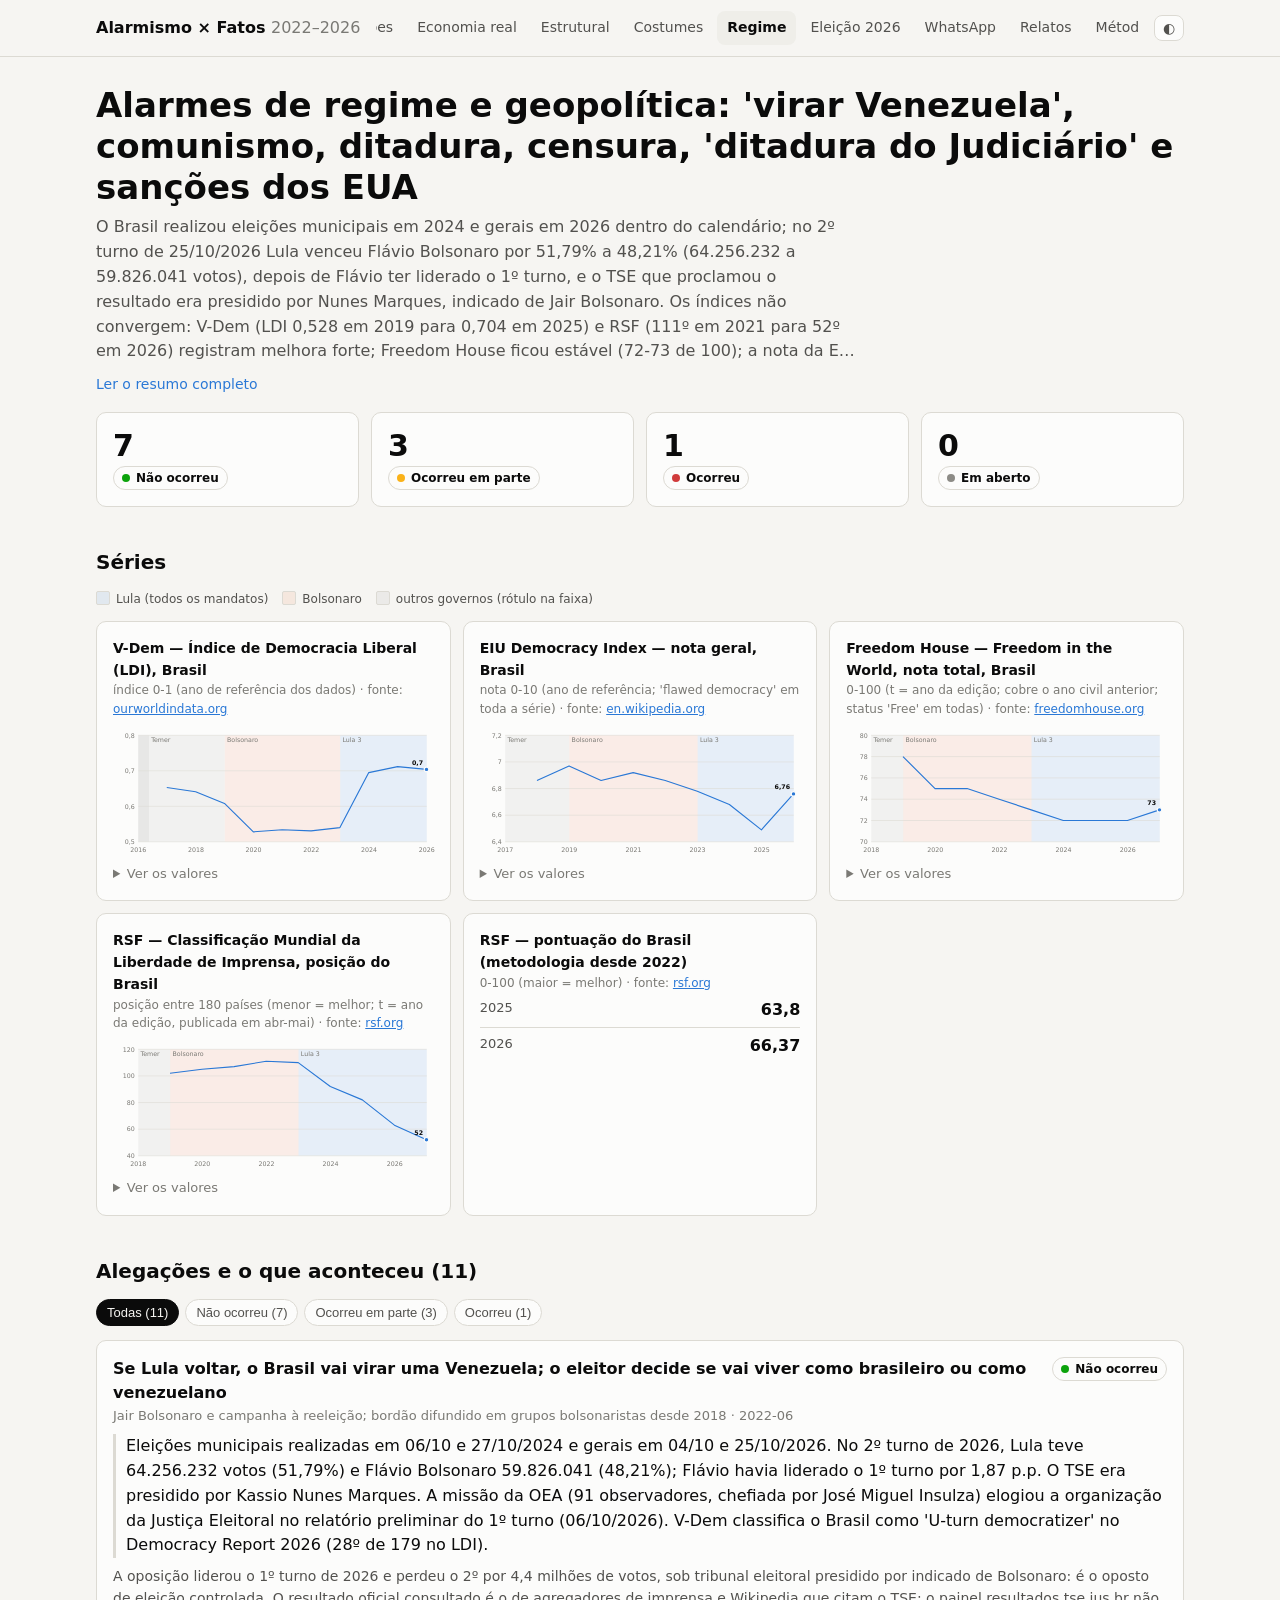
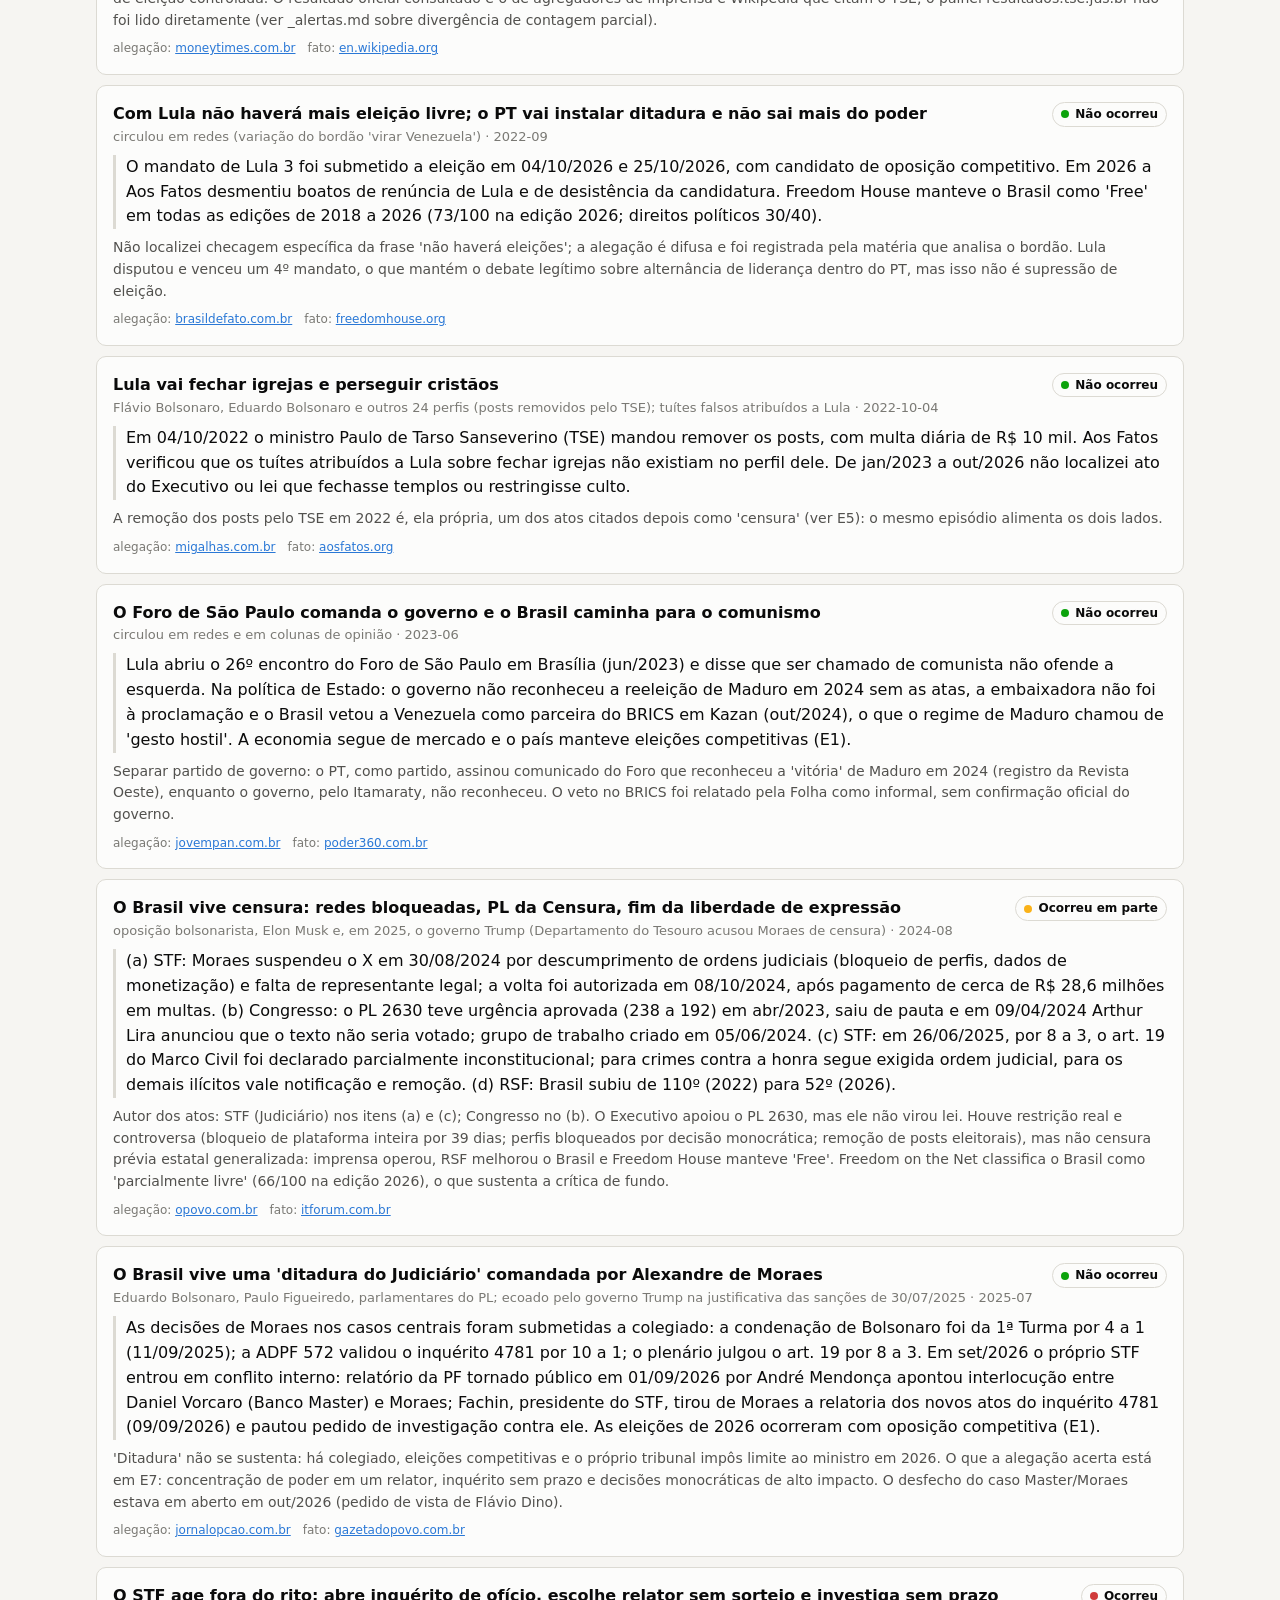
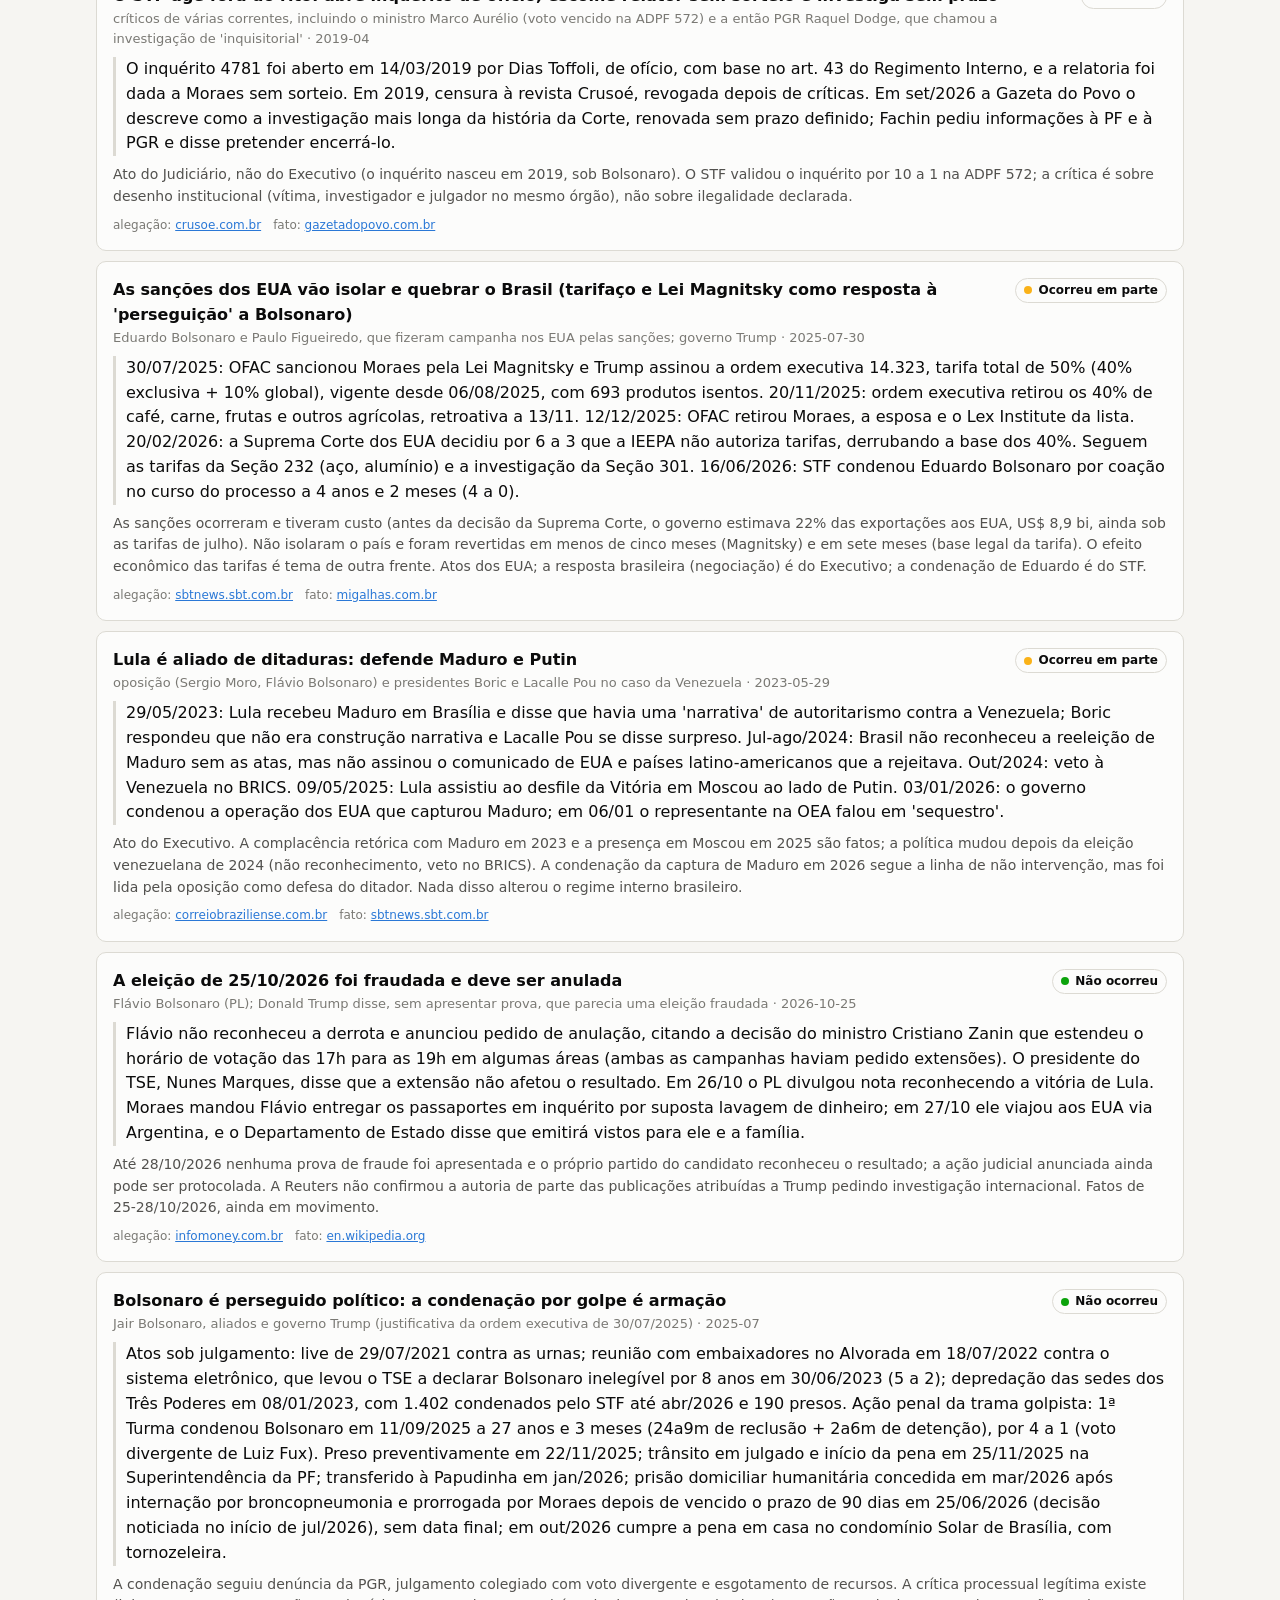
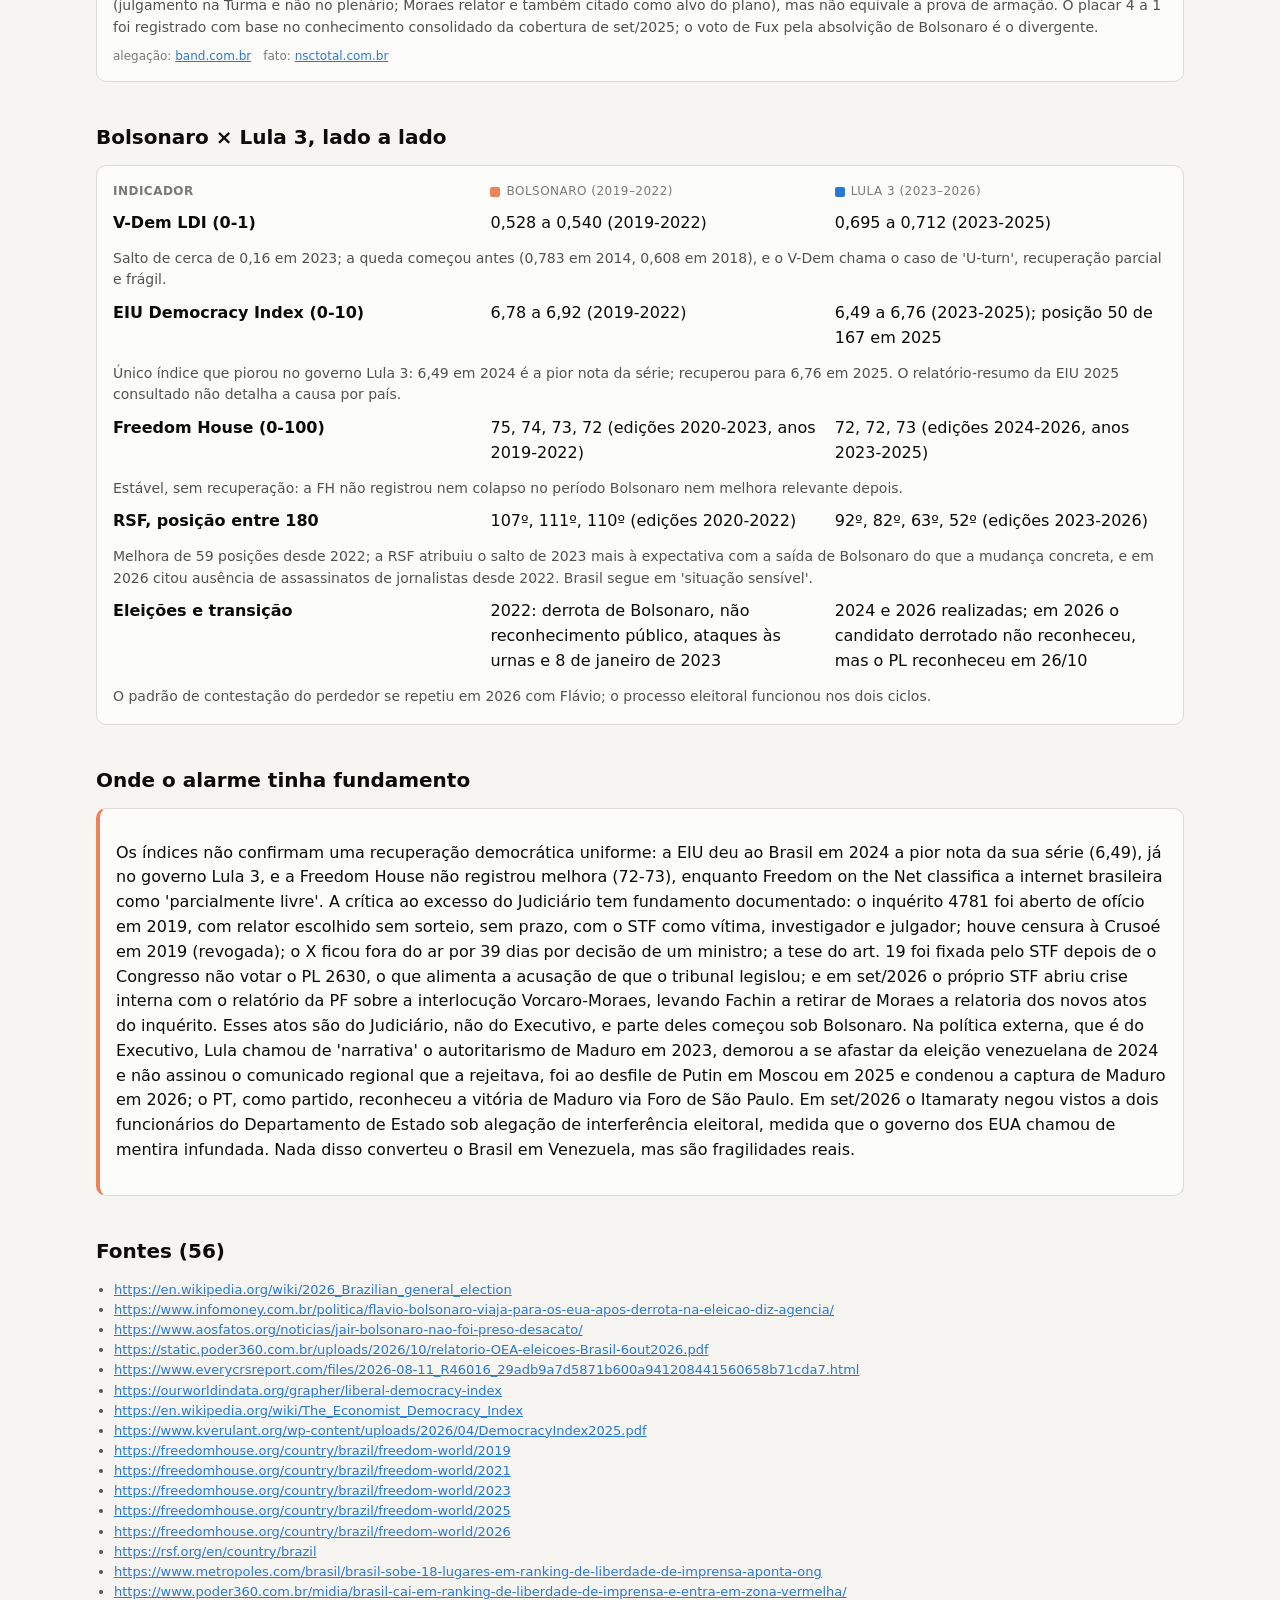
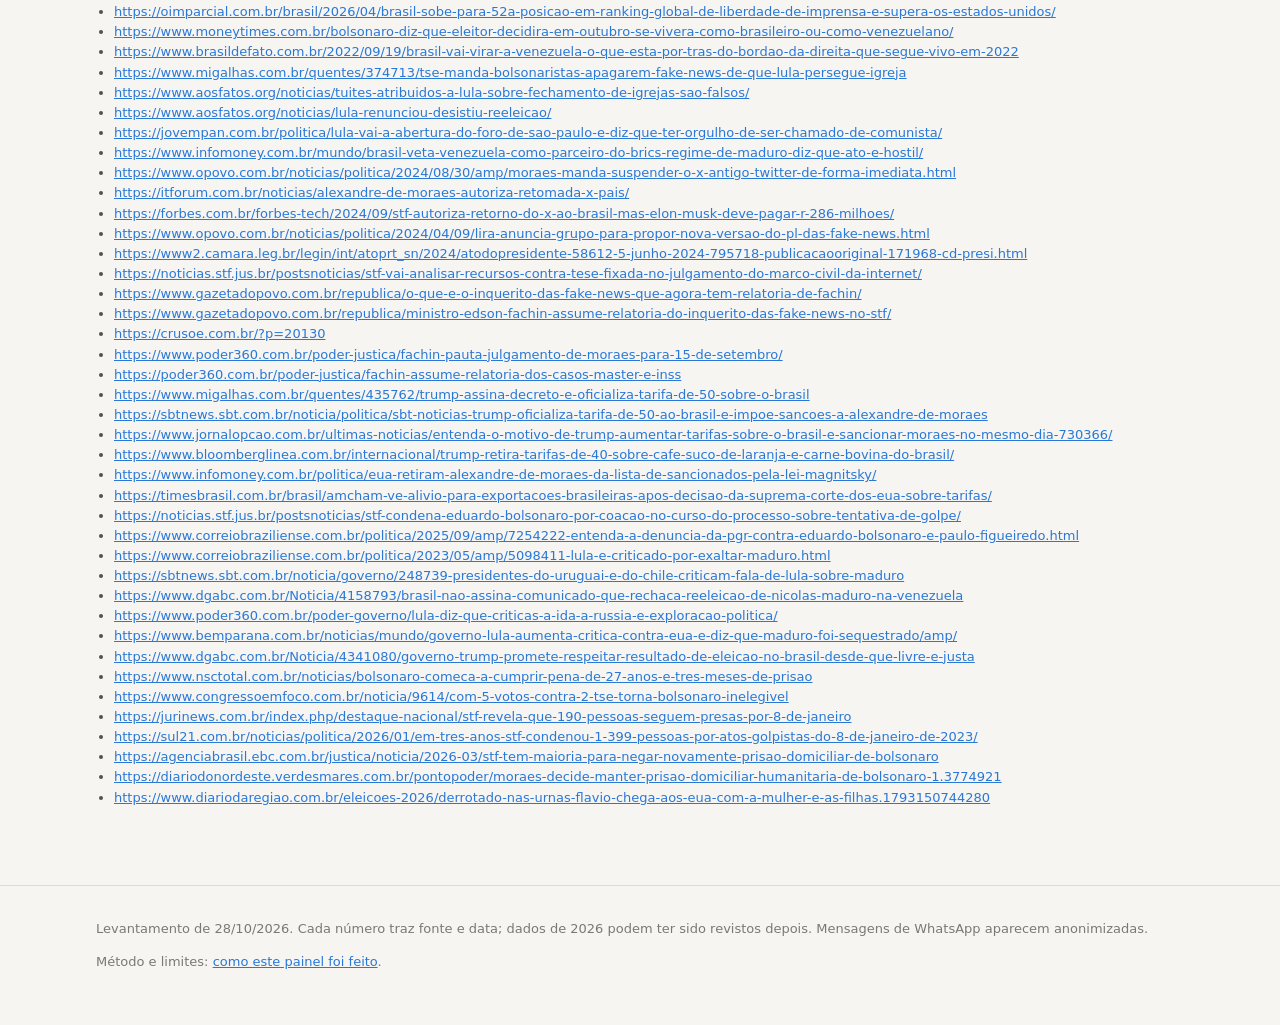
<file: regime.html>
<!doctype html>
<html lang="pt-BR">
<head>
<meta charset="utf-8">
<meta name="viewport" content="width=device-width, initial-scale=1">
<title>Alarmes de regime e geopolítica: &#x27;virar Venezuela&#x27;, comunismo, ditadura, censura, &#x27;ditadura do Judiciário&#x27; e sanções dos EUA</title>
<meta name="description" content="O Brasil realizou eleições municipais em 2024 e gerais em 2026 dentro do calendário; no 2º turno de 25/10/2026 Lula venceu Flávio Bolsonaro por 51,79% a 48,21% (64.256.232 a 59.826.041 votos), depois ">
<link rel="icon" href="data:image/svg+xml,%3Csvg xmlns='http://www.w3.org/2000/svg' viewBox='0 0 16 16'%3E%3Crect width='16' height='16' rx='3' fill='%232a78d6'/%3E%3Cpath d='M3 12l3-4 3 2 4-6' stroke='white' stroke-width='1.6' fill='none'/%3E%3C/svg%3E">
<link rel="stylesheet" href="assets/style.css">
</head>
<body data-page="E">
<main><div class="wrap"></div></main>
<script src="data/dados.js"></script>
<script src="assets/app.js"></script>
</body>
</html>
</file>
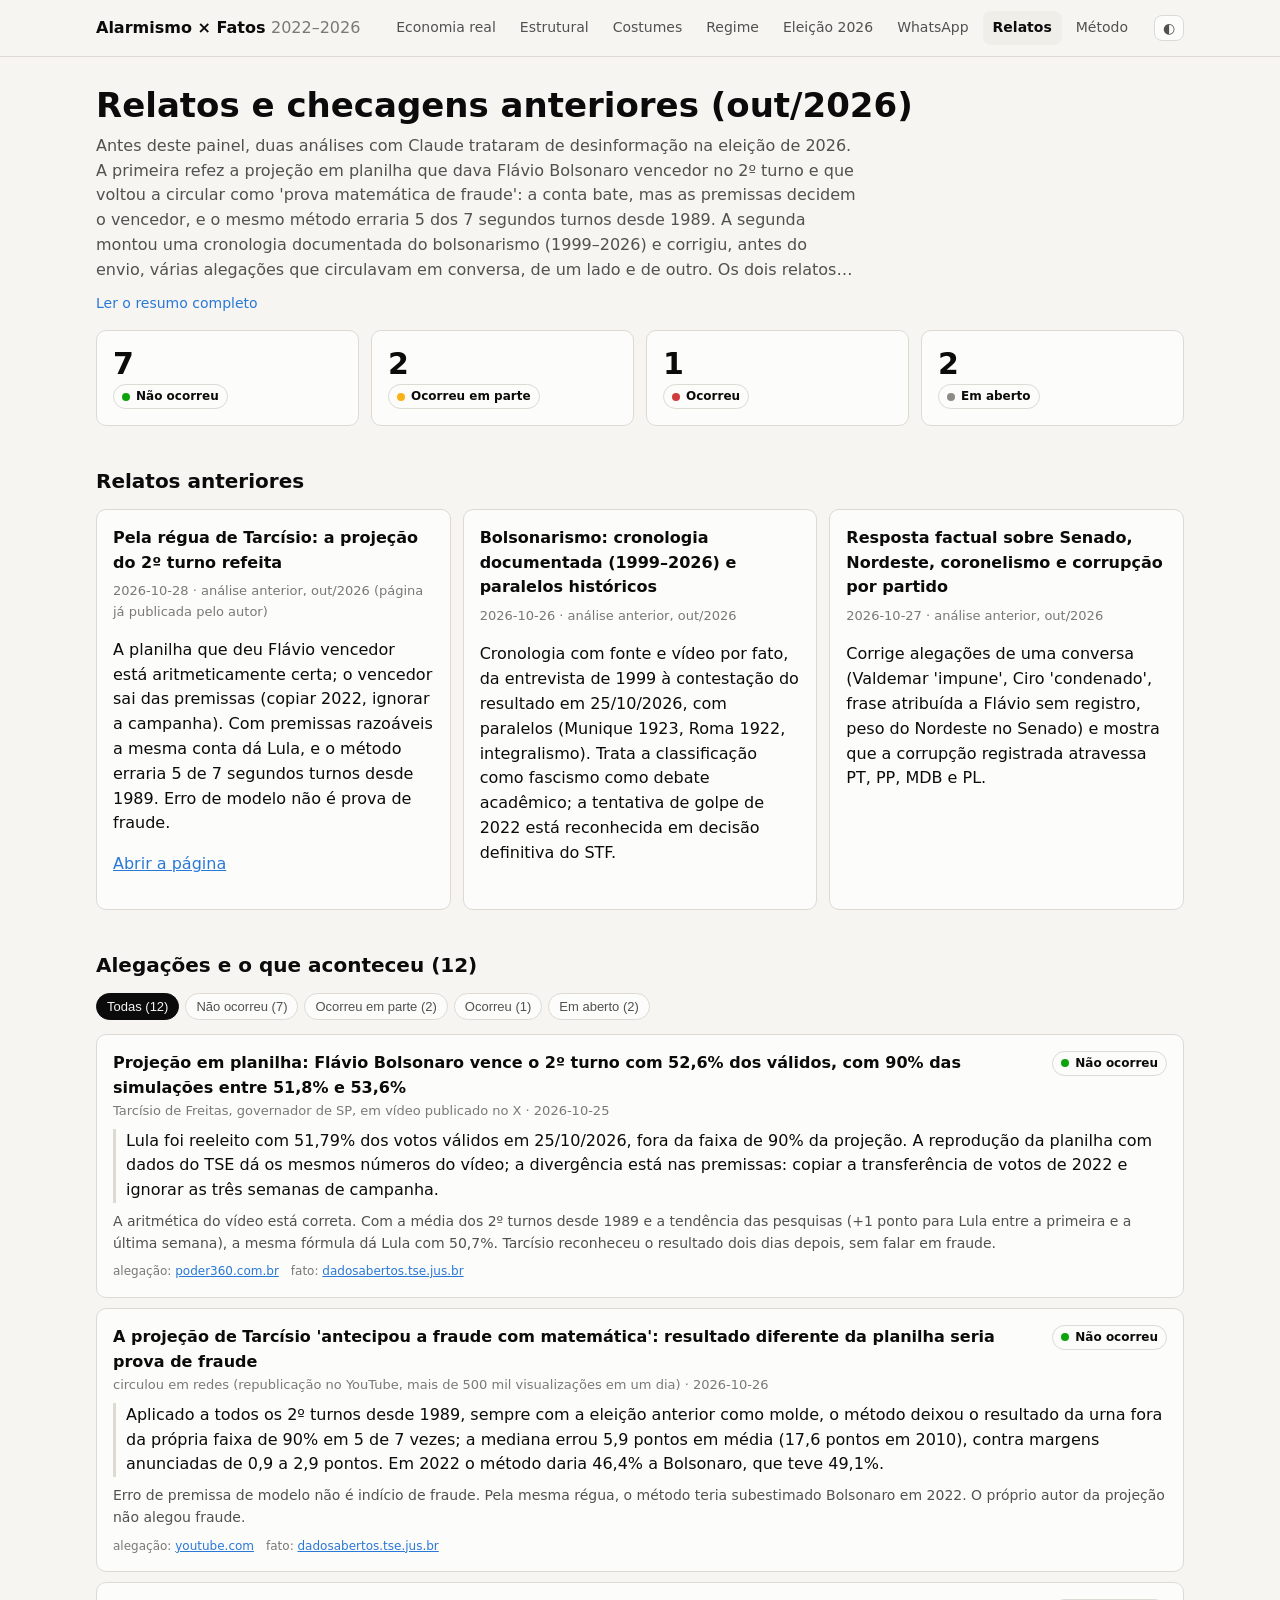
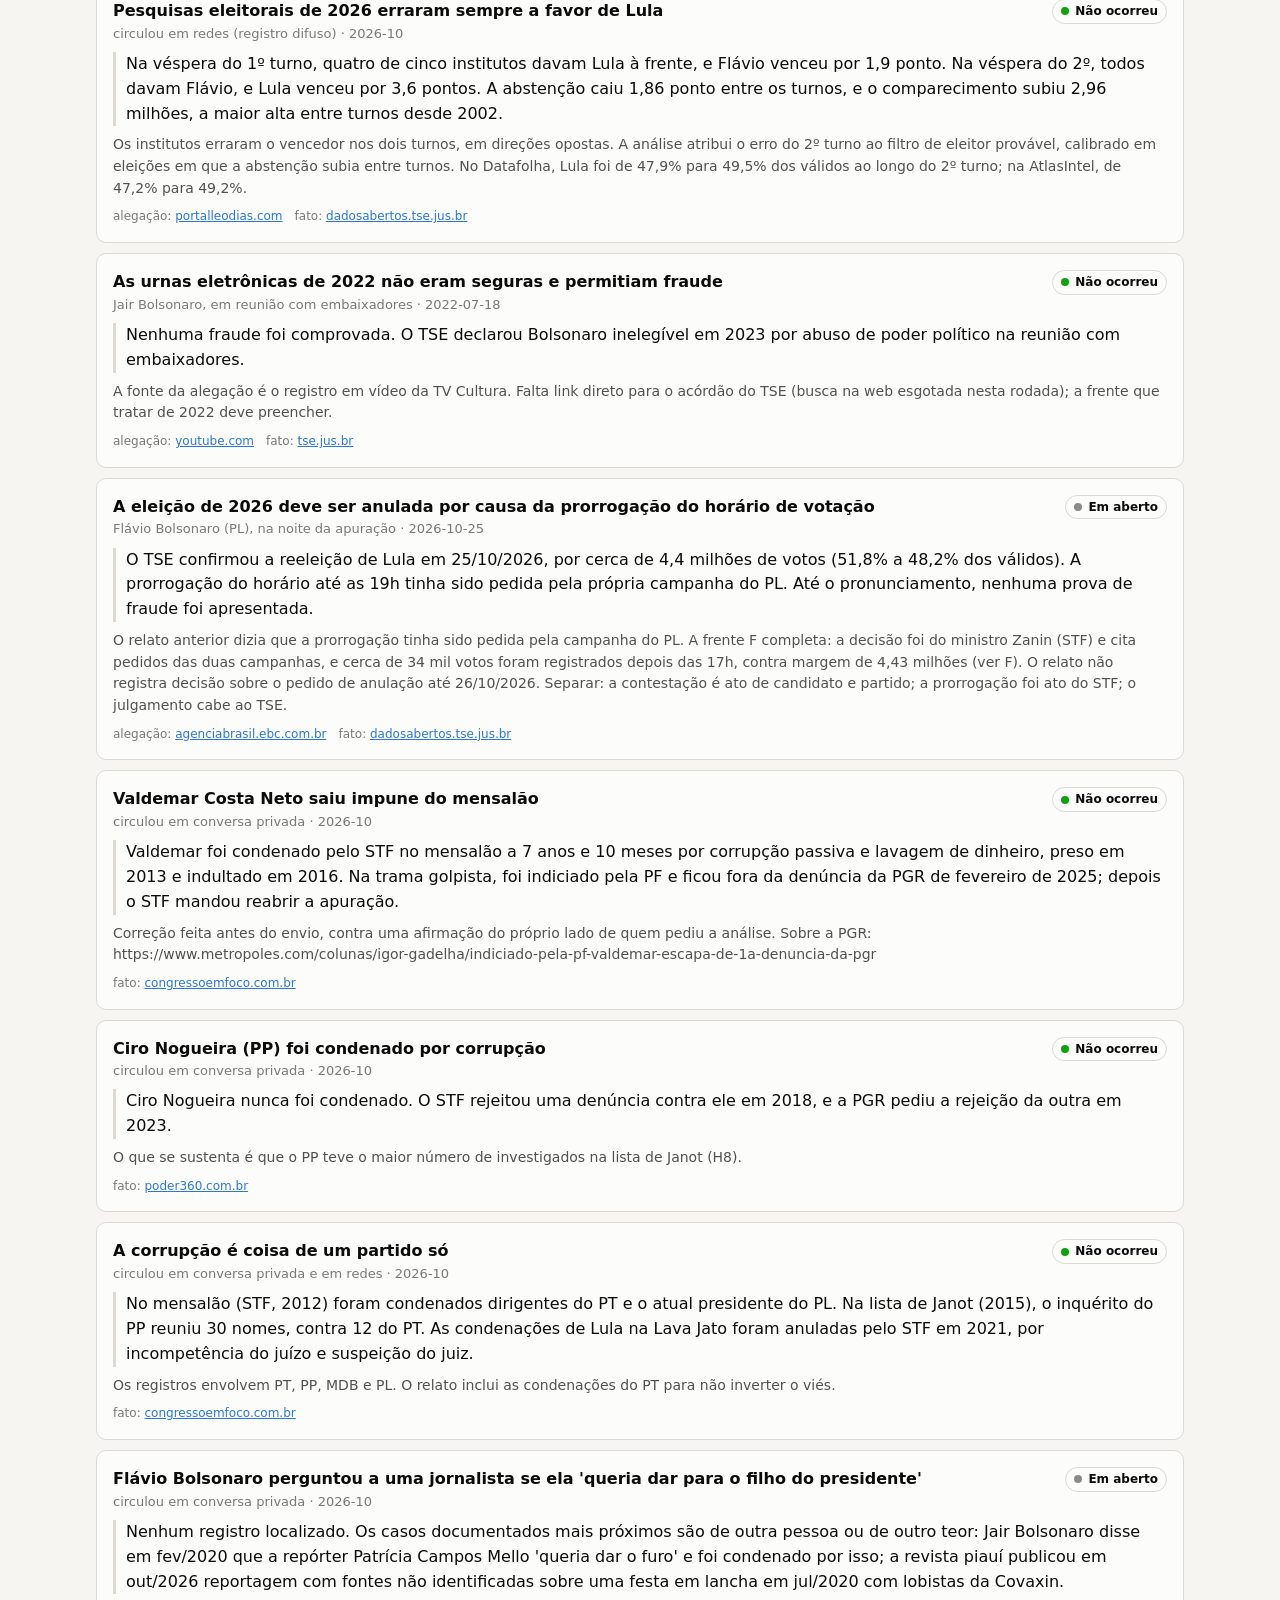
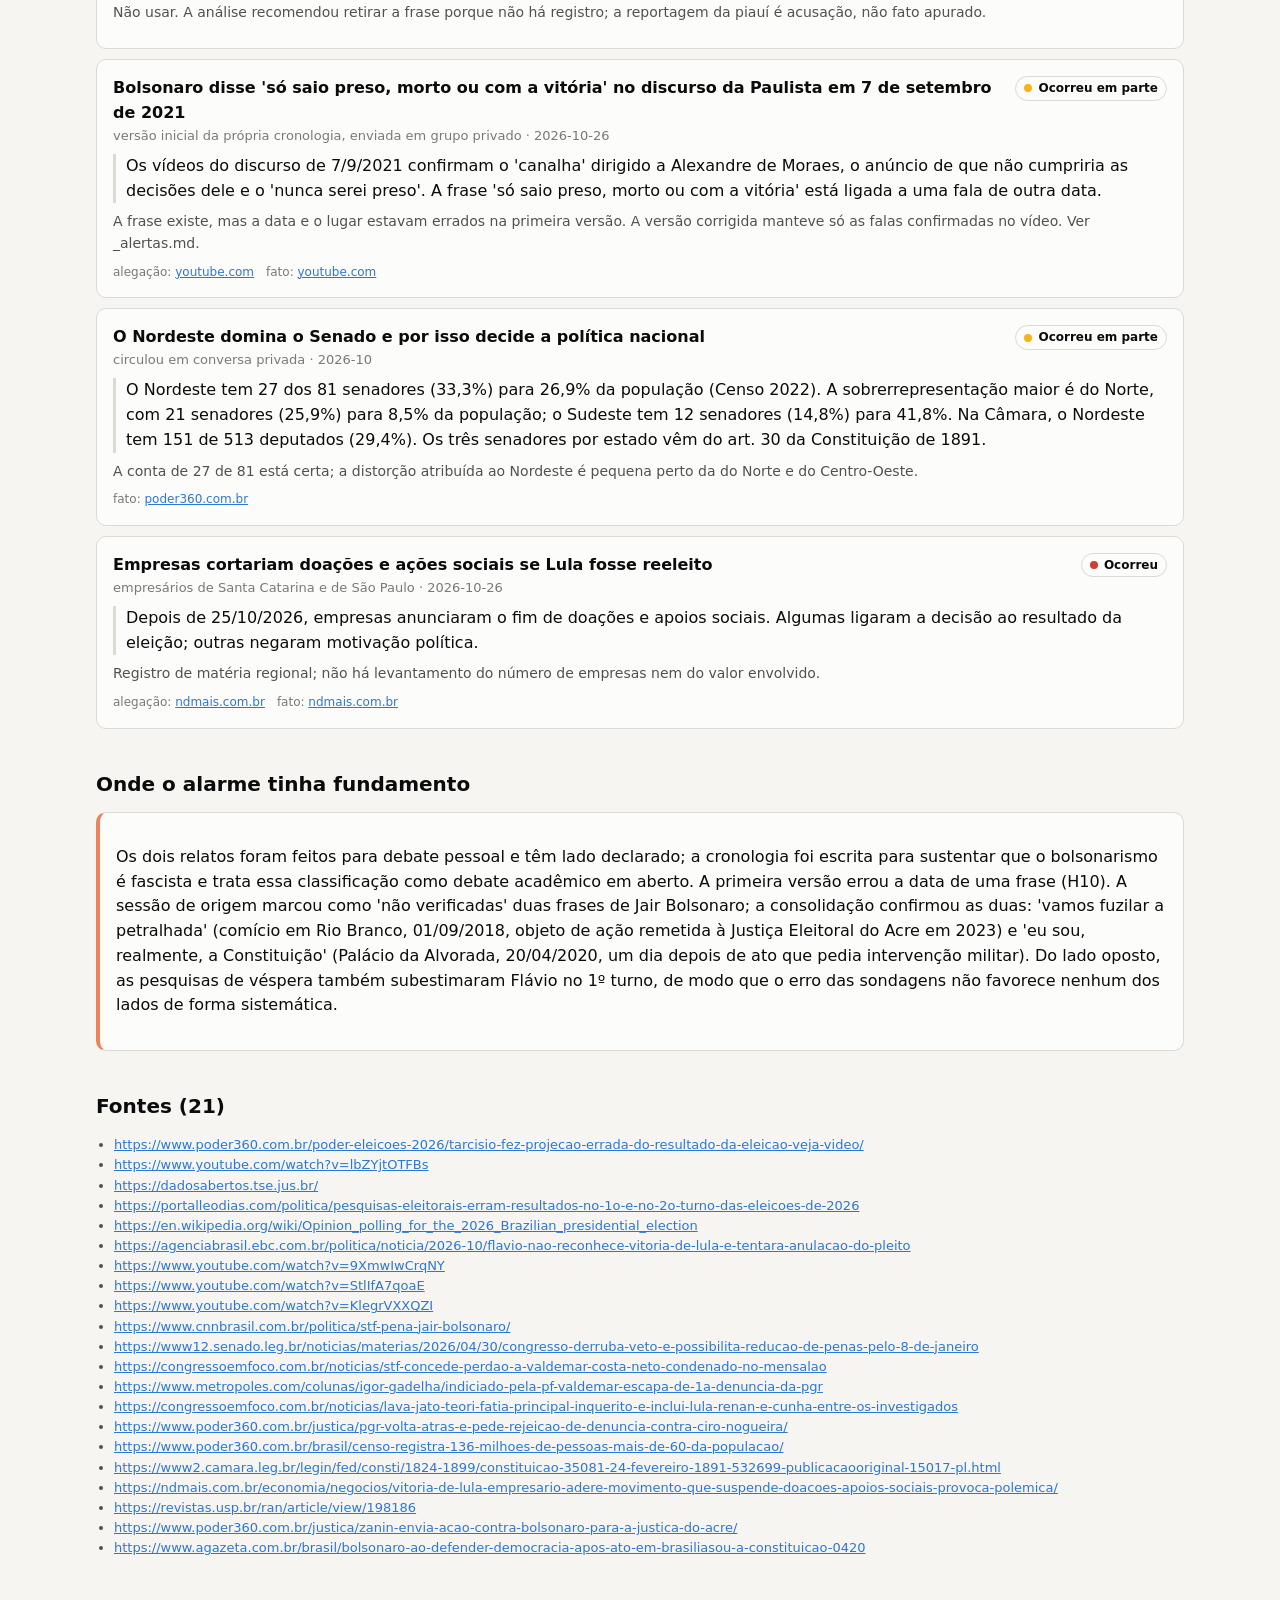
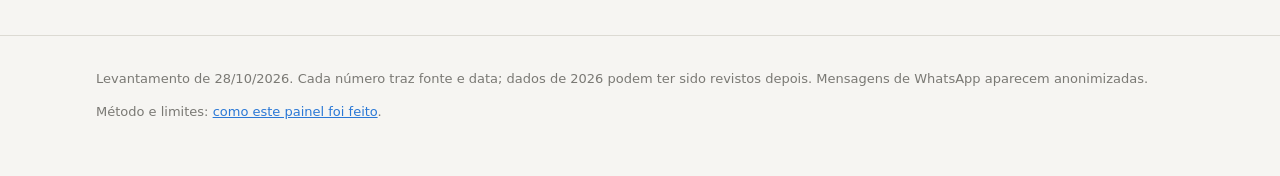
<file: relatos.html>
<!doctype html>
<html lang="pt-BR">
<head>
<meta charset="utf-8">
<meta name="viewport" content="width=device-width, initial-scale=1">
<title>Relatos e checagens anteriores (out/2026)</title>
<meta name="description" content="Antes deste painel, duas análises com Claude trataram de desinformação na eleição de 2026. A primeira refez a projeção em planilha que dava Flávio Bolsonaro vencedor no 2º turno e que voltou a circula">
<link rel="icon" href="data:image/svg+xml,%3Csvg xmlns='http://www.w3.org/2000/svg' viewBox='0 0 16 16'%3E%3Crect width='16' height='16' rx='3' fill='%232a78d6'/%3E%3Cpath d='M3 12l3-4 3 2 4-6' stroke='white' stroke-width='1.6' fill='none'/%3E%3C/svg%3E">
<link rel="stylesheet" href="assets/style.css">
</head>
<body data-page="H">
<main><div class="wrap"></div></main>
<script src="data/dados.js"></script>
<script src="assets/app.js"></script>
</body>
</html>
</file>
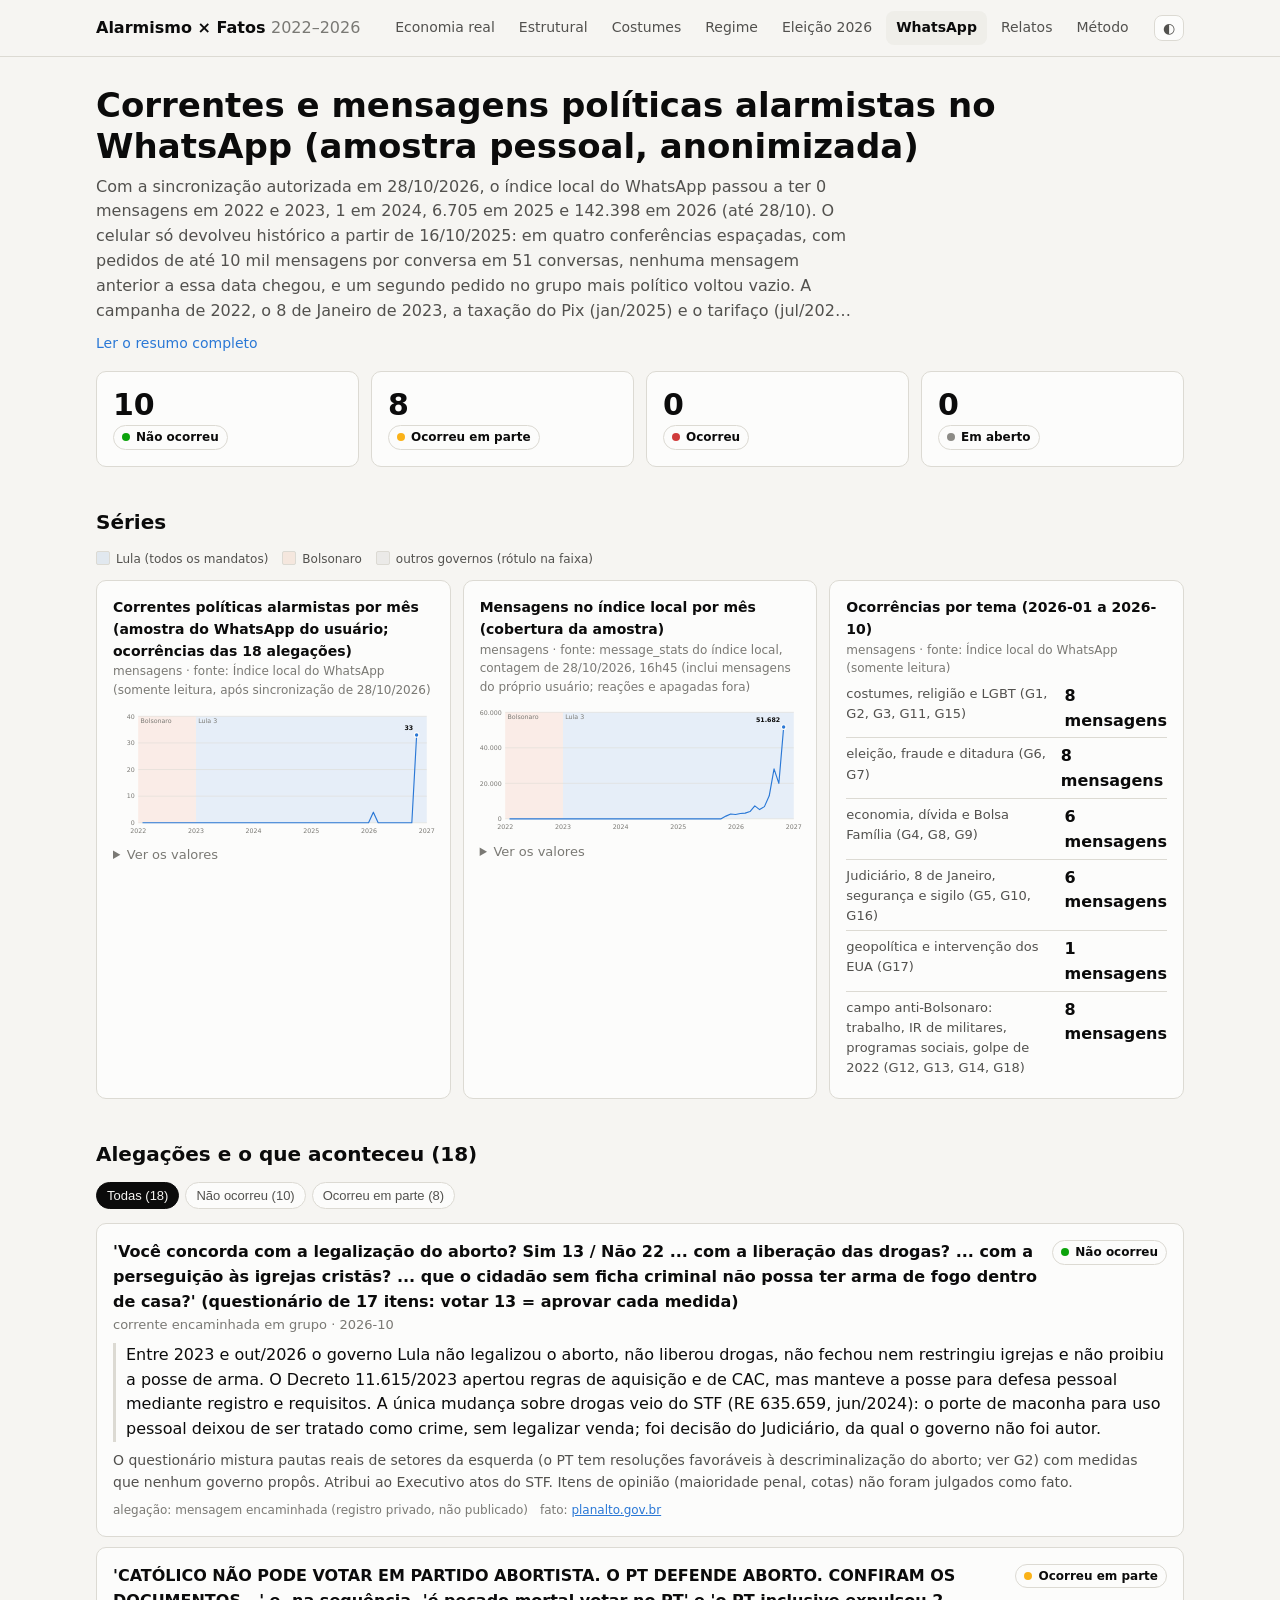
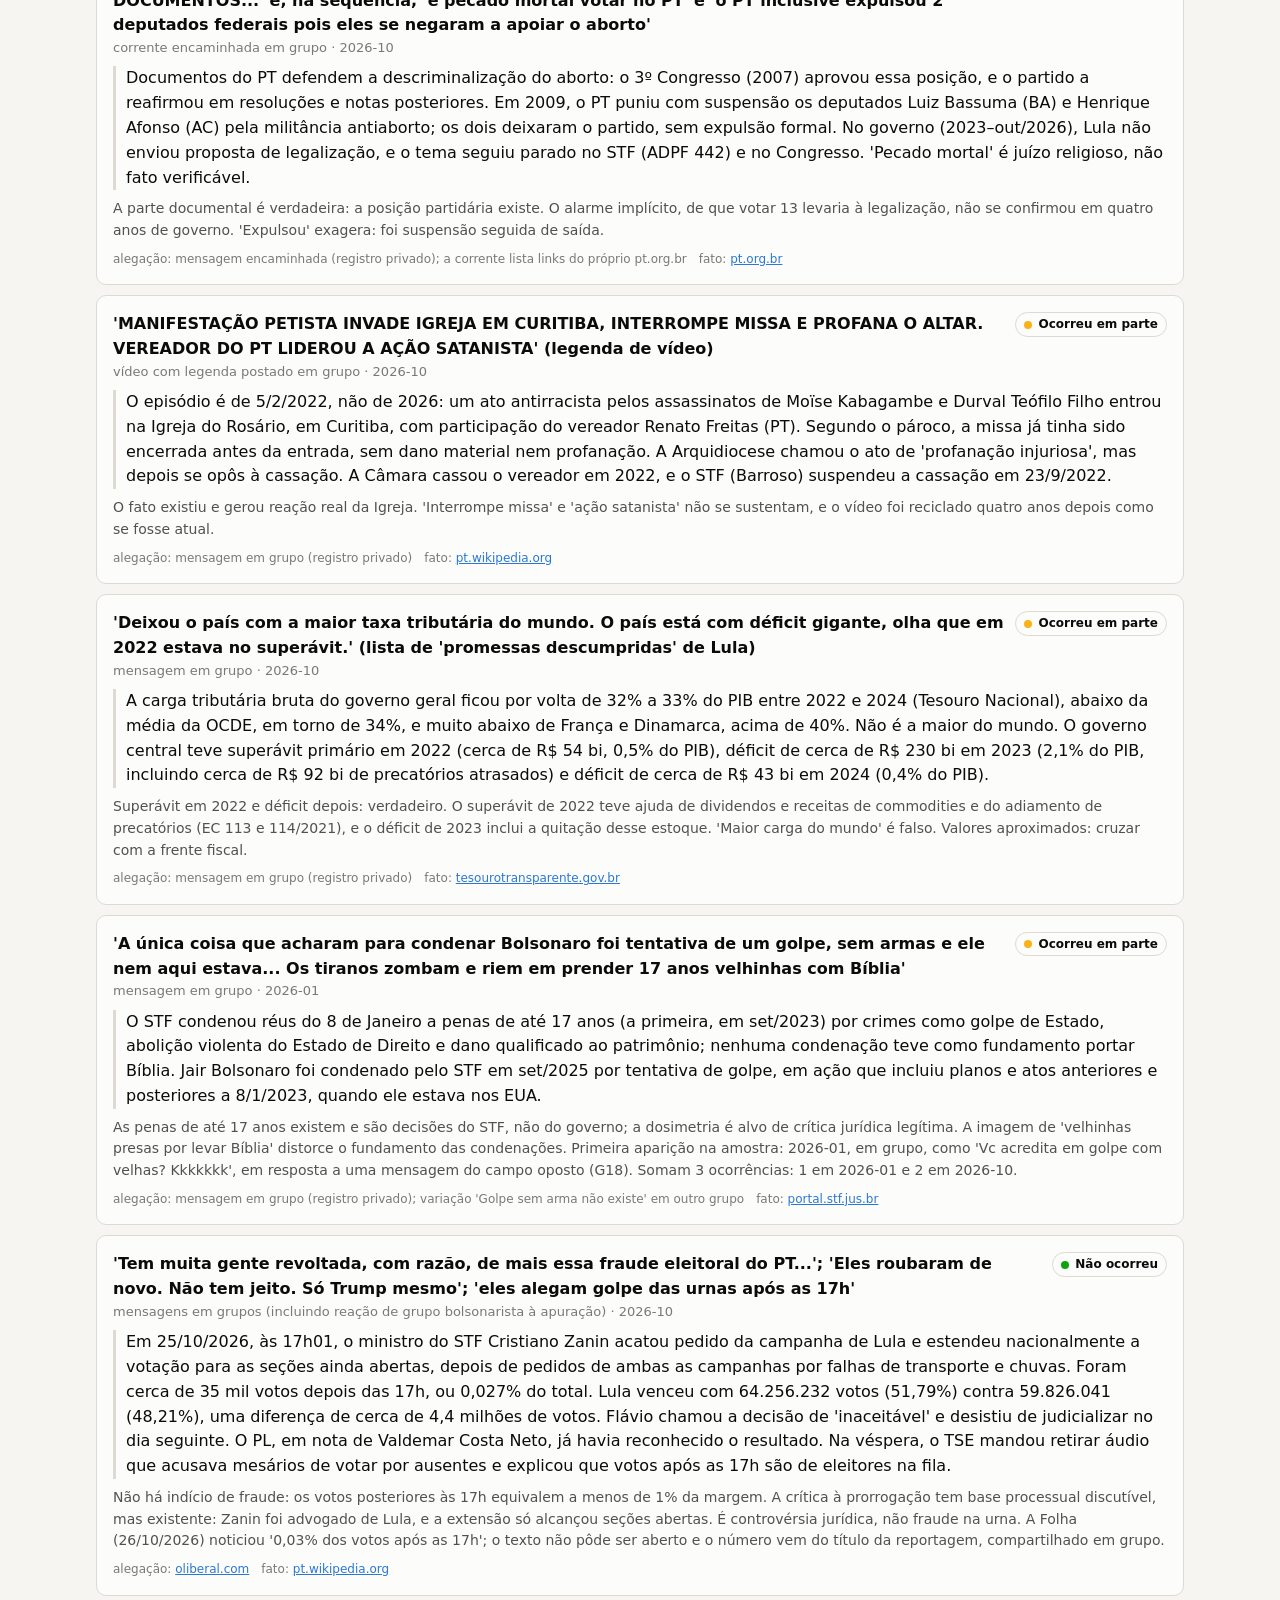
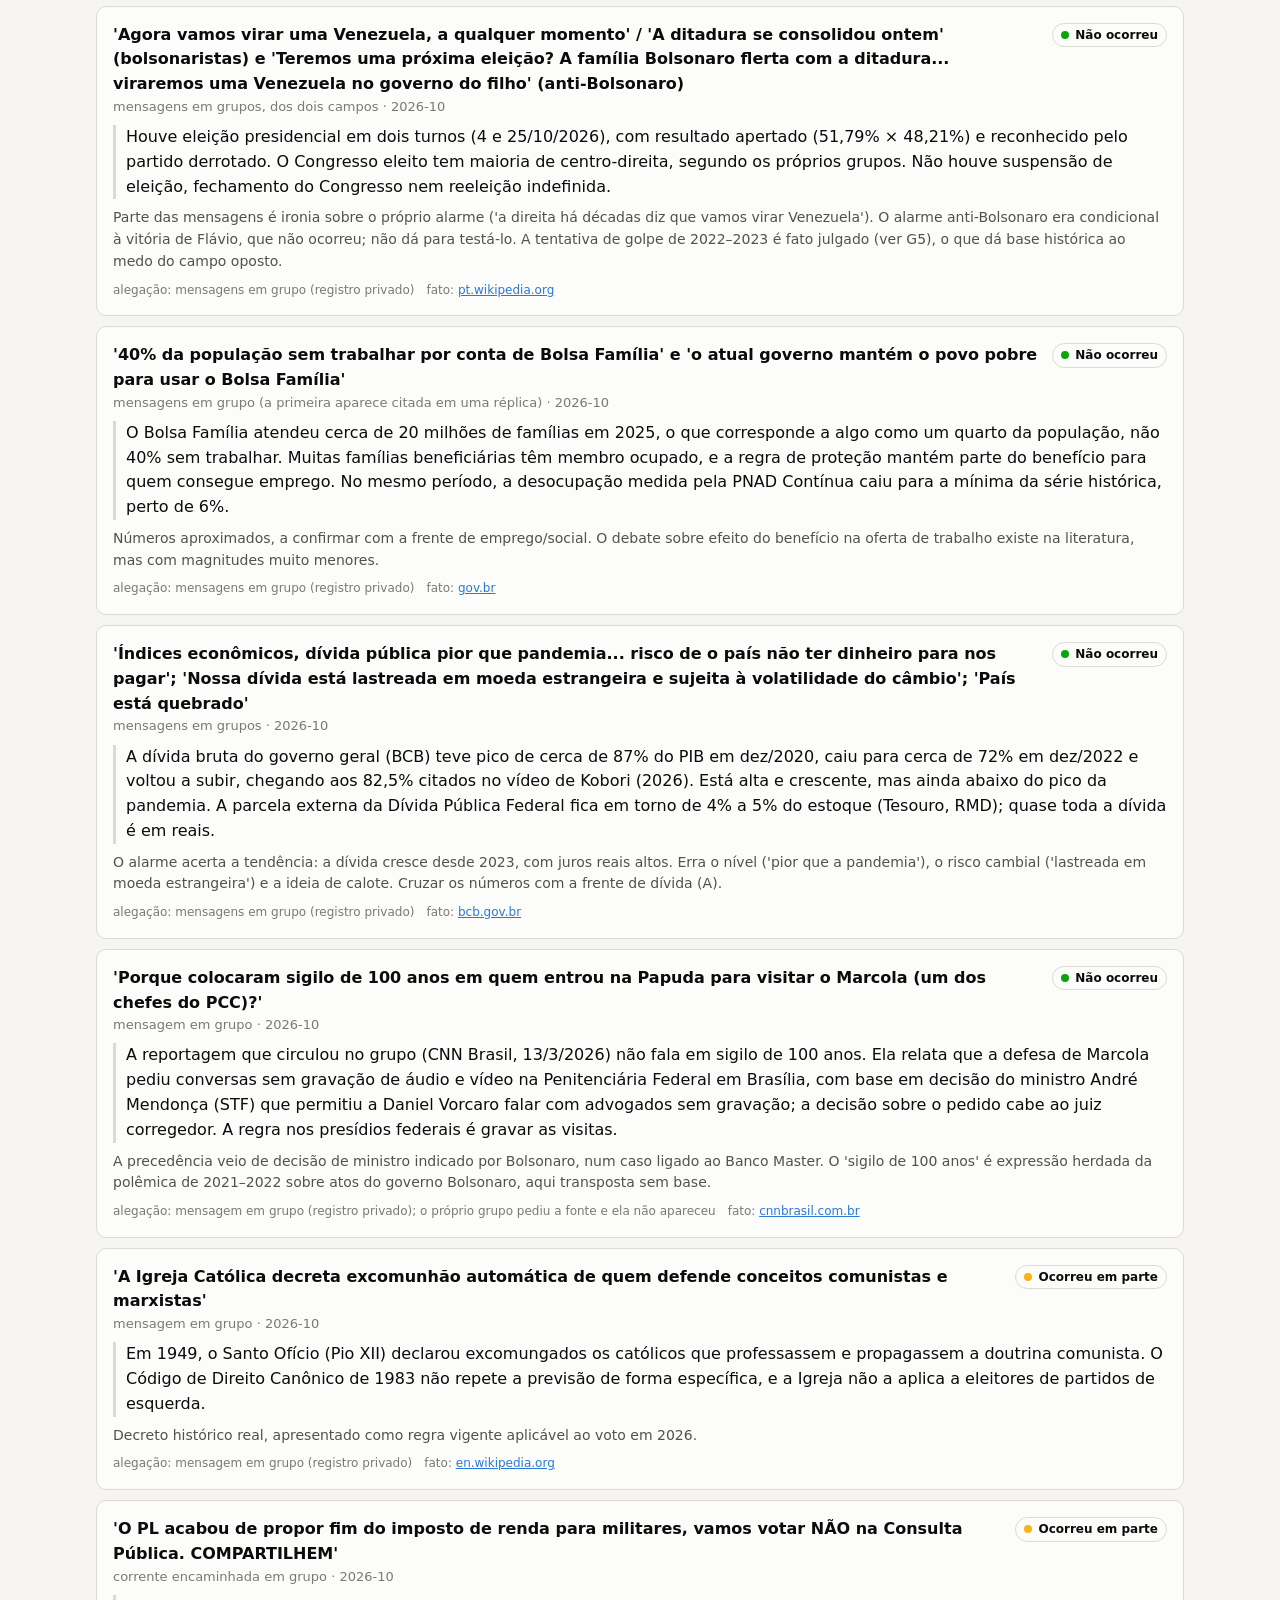
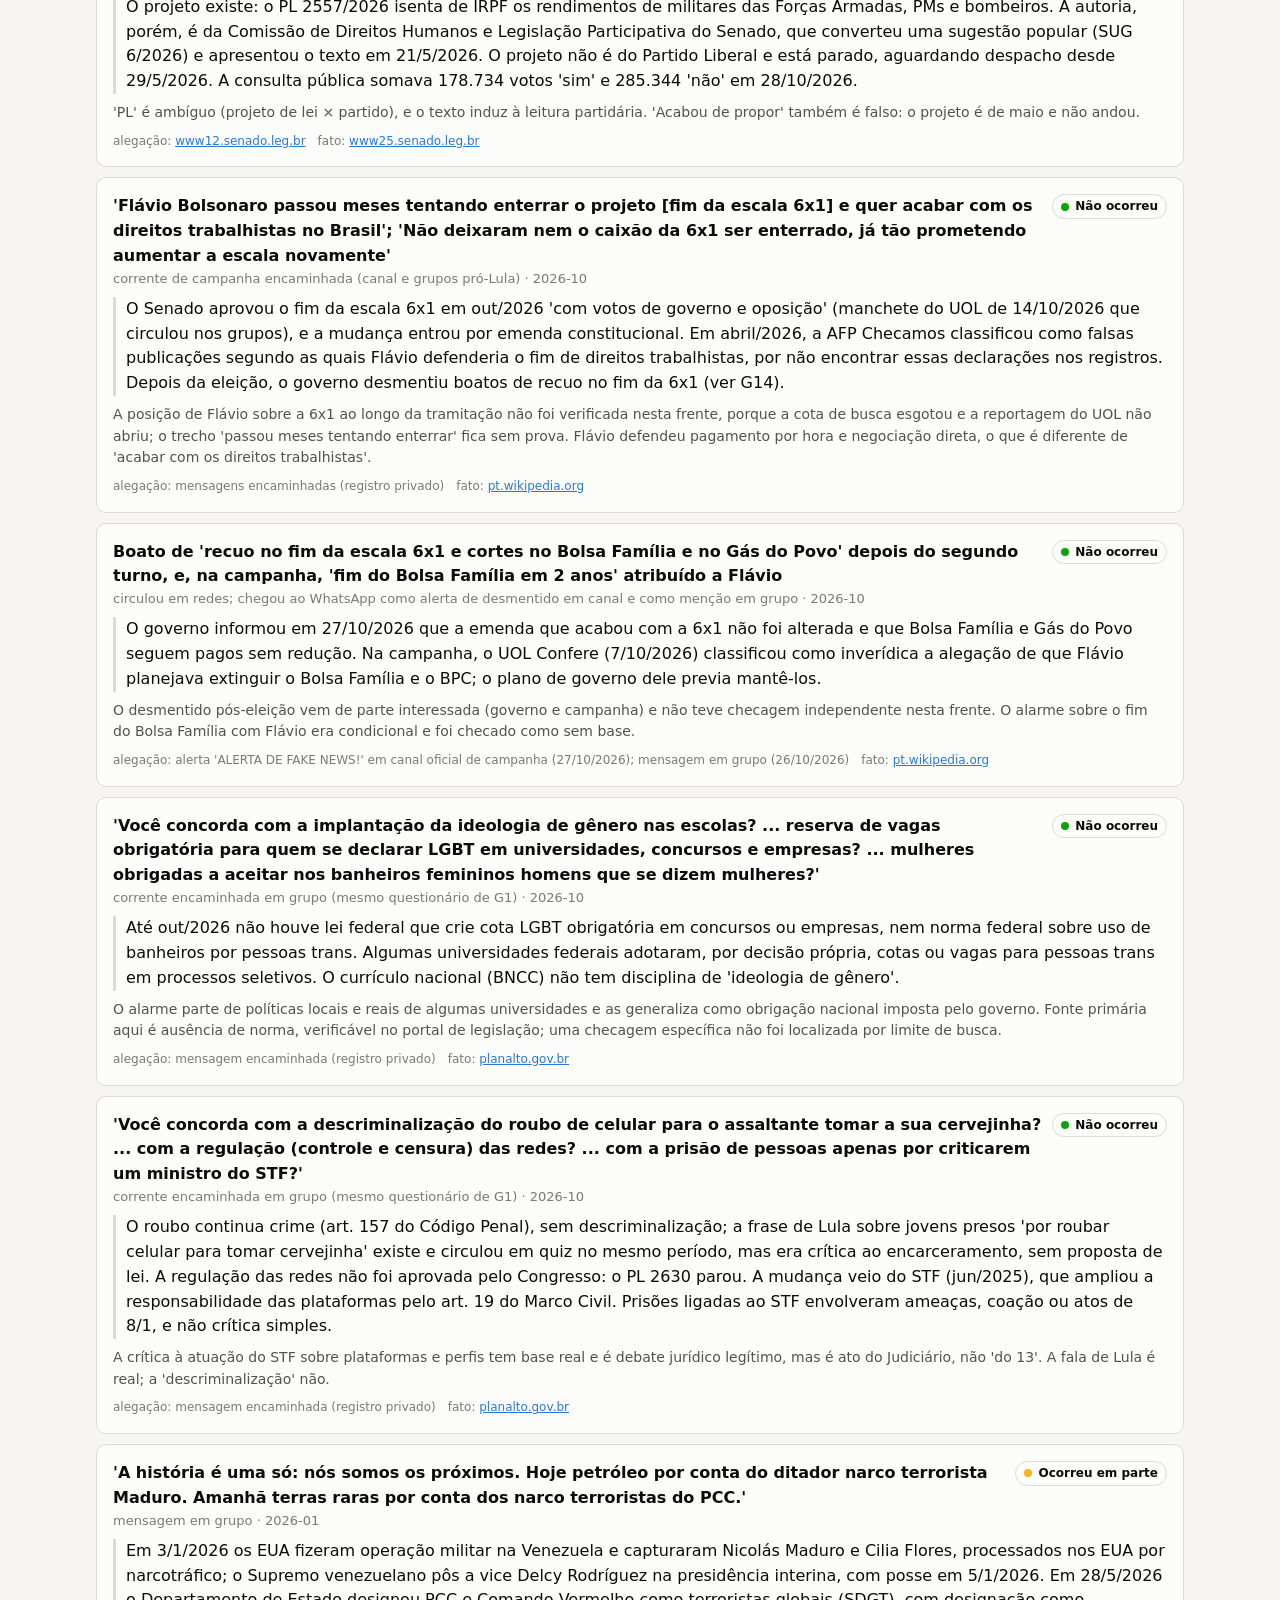
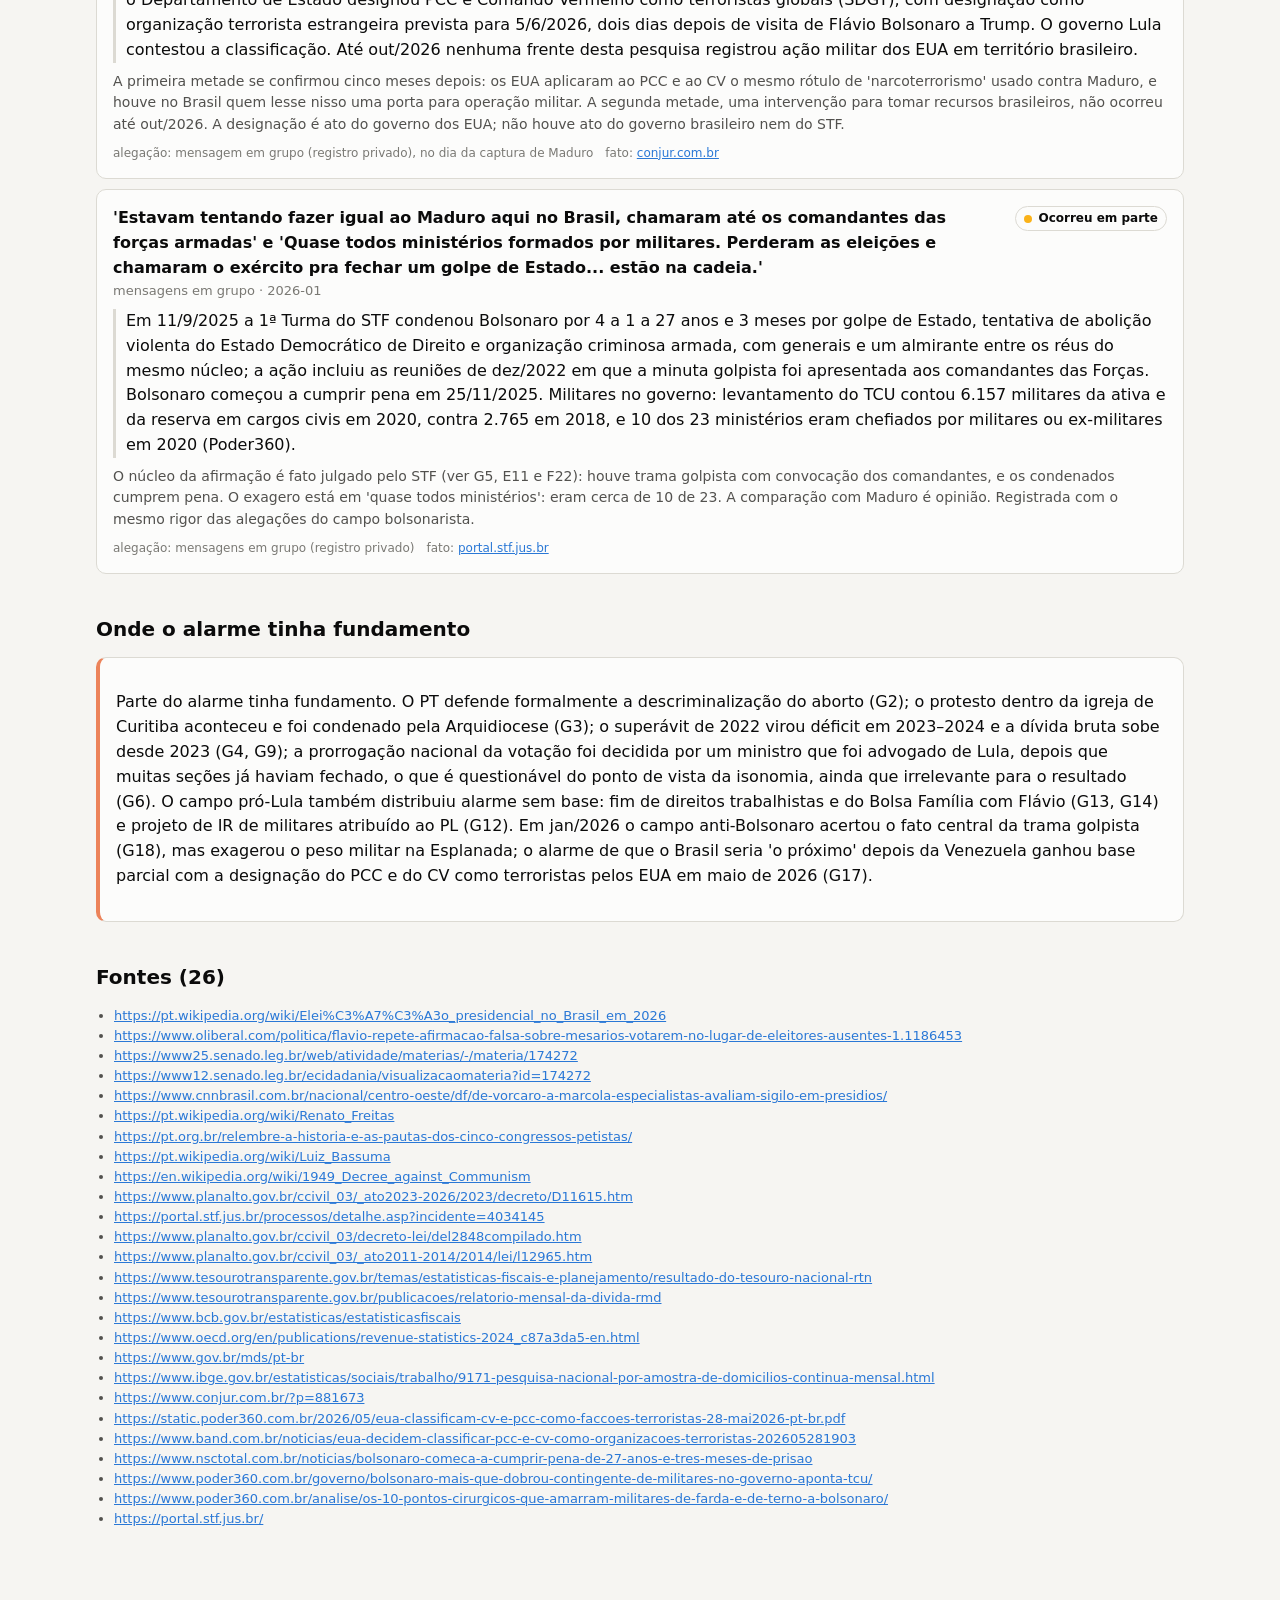
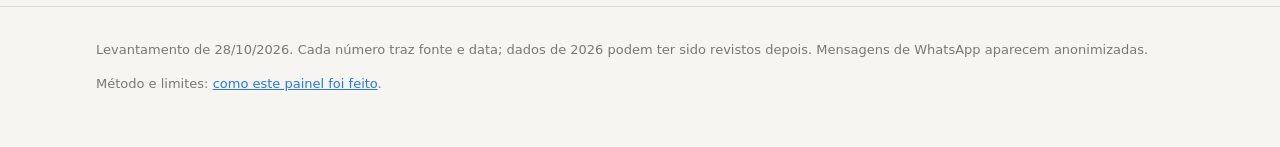
<file: whatsapp.html>
<!doctype html>
<html lang="pt-BR">
<head>
<meta charset="utf-8">
<meta name="viewport" content="width=device-width, initial-scale=1">
<title>Correntes e mensagens políticas alarmistas no WhatsApp (amostra pessoal, anonimizada)</title>
<meta name="description" content="Com a sincronização autorizada em 28/10/2026, o índice local do WhatsApp passou a ter 0 mensagens em 2022 e 2023, 1 em 2024, 6.705 em 2025 e 142.398 em 2026 (até 28/10). O celular só devolveu históric">
<link rel="icon" href="data:image/svg+xml,%3Csvg xmlns='http://www.w3.org/2000/svg' viewBox='0 0 16 16'%3E%3Crect width='16' height='16' rx='3' fill='%232a78d6'/%3E%3Cpath d='M3 12l3-4 3 2 4-6' stroke='white' stroke-width='1.6' fill='none'/%3E%3C/svg%3E">
<link rel="stylesheet" href="assets/style.css">
</head>
<body data-page="G">
<main><div class="wrap"></div></main>
<script src="data/dados.js"></script>
<script src="assets/app.js"></script>
</body>
</html>
</file>
<file: assets/style.css>
:root {
  color-scheme: light;
  --bg: #f6f5f2;
  --surface: #fcfcfb;
  --surface-2: #efeee9;
  --line: #dcdad3;
  --text: #0b0b0b;
  --text-2: #52514e;
  --text-3: #7a7974;
  --accent: #2a78d6;
  --series-1: #2a78d6;
  --band-bolso: rgba(235, 104, 52, .10);
  --band-lula: rgba(42, 120, 214, .10);
  --band-temer: rgba(120, 120, 120, .08);
  --band-temer2: rgba(120, 120, 120, .16);
  --good: #0ca30c;
  --warning: #fab219;
  --serious: #ec835a;
  --critical: #d03b3b;
  --neutral: #8c8b86;
  --radius: 10px;
}
@media (prefers-color-scheme: dark) {
  :root:not([data-theme="light"]) {
    color-scheme: dark;
    --bg: #121211;
    --surface: #1a1a19;
    --surface-2: #232321;
    --line: #34342f;
    --text: #f0efec;
    --text-2: #c3c2b7;
    --text-3: #9a998f;
    --accent: #3987e5;
    --series-1: #3987e5;
    --band-bolso: rgba(217, 89, 38, .16);
    --band-lula: rgba(57, 135, 229, .16);
    --band-temer: rgba(160, 160, 160, .10);
    --band-temer2: rgba(160, 160, 160, .20);
  }
}
:root[data-theme="dark"] {
  color-scheme: dark;
  --bg: #121211;
  --surface: #1a1a19;
  --surface-2: #232321;
  --line: #34342f;
  --text: #f0efec;
  --text-2: #c3c2b7;
  --text-3: #9a998f;
  --accent: #3987e5;
  --series-1: #3987e5;
  --band-bolso: rgba(217, 89, 38, .16);
  --band-lula: rgba(57, 135, 229, .16);
  --band-temer: rgba(160, 160, 160, .10);
  --band-temer2: rgba(160, 160, 160, .20);
}

* { box-sizing: border-box; }
html { -webkit-text-size-adjust: 100%; }
body {
  margin: 0;
  background: var(--bg);
  color: var(--text);
  font: 16px/1.55 system-ui, -apple-system, "Segoe UI", Roboto, sans-serif;
}
a { color: var(--accent); }
.wrap { max-width: 1120px; margin: 0 auto; padding: 0 16px; }

/* topo */
header.top {
  position: sticky; top: 0; z-index: 10;
  background: color-mix(in srgb, var(--bg) 92%, transparent);
  backdrop-filter: blur(6px);
  border-bottom: 1px solid var(--line);
}
header.top .wrap { display: flex; align-items: center; gap: 16px; min-height: 56px; }
.brand { font-weight: 700; text-decoration: none; color: var(--text); white-space: nowrap; }
.brand span { color: var(--text-3); font-weight: 500; }
nav.tabs { display: flex; gap: 4px; overflow-x: auto; scrollbar-width: none; flex: 1; }
nav.tabs::-webkit-scrollbar { display: none; }
nav.tabs a {
  padding: 6px 10px; border-radius: 8px; text-decoration: none;
  color: var(--text-2); font-size: 14px; white-space: nowrap;
}
nav.tabs a:hover { background: var(--surface-2); }
nav.tabs a[aria-current="page"] { background: var(--surface-2); color: var(--text); font-weight: 600; }
@media (max-width: 640px) {
  header.top .wrap { flex-wrap: wrap; gap: 6px 12px; padding-top: 8px; }
  .brand { flex: 1; }
  nav.tabs { order: 3; flex-basis: 100%; padding-bottom: 8px; }
}
#theme {
  border: 1px solid var(--line); background: var(--surface); color: var(--text-2);
  border-radius: 8px; padding: 4px 8px; cursor: pointer; font-size: 14px;
}

/* corpo */
main { padding: 28px 0 64px; }
h1 { font-size: clamp(24px, 4vw, 34px); line-height: 1.2; margin: 0 0 8px; }
h2 { font-size: 20px; margin: 40px 0 12px; }
h3 { font-size: 16px; margin: 0 0 6px; }
.lede { color: var(--text-2); max-width: 760px; margin: 0 0 8px; }
.meta { color: var(--text-3); font-size: 13px; }
.lede.clamp { display: -webkit-box; -webkit-line-clamp: 6; -webkit-box-orient: vertical; overflow: hidden; }
.mais { border: 0; background: none; color: var(--accent); padding: 0; margin: 0 0 16px; cursor: pointer; font: inherit; font-size: 14px; }

.card {
  background: var(--surface); border: 1px solid var(--line);
  border-radius: var(--radius); padding: 16px;
}
.grid { display: grid; gap: 12px; }
.grid.k { grid-template-columns: repeat(auto-fit, minmax(170px, 1fr)); }
.grid.c2 { grid-template-columns: repeat(auto-fit, minmax(320px, 1fr)); }
@media (max-width: 400px) { .grid.c2 { grid-template-columns: 1fr; } }

.kpi .v { font-size: 30px; font-weight: 700; line-height: 1.1; font-variant-numeric: tabular-nums; }
.kpi .l { color: var(--text-2); font-size: 13px; margin-top: 4px; }

/* veredito */
.badge {
  display: inline-flex; align-items: center; gap: 6px;
  font-size: 12px; font-weight: 600; padding: 2px 8px; border-radius: 999px;
  border: 1px solid var(--line); color: var(--text); white-space: nowrap;
}
.badge i { width: 8px; height: 8px; border-radius: 50%; display: inline-block; }
.v-nao_ocorreu i { background: var(--good); }
.v-ocorreu_parcialmente i { background: var(--warning); }
.v-ocorreu i { background: var(--critical); }
.v-em_aberto i { background: var(--neutral); }

/* filtros */
.filters { display: flex; flex-wrap: wrap; gap: 6px; margin: 8px 0 14px; }
.filters button {
  border: 1px solid var(--line); background: var(--surface); color: var(--text-2);
  padding: 5px 10px; border-radius: 999px; cursor: pointer; font-size: 13px;
}
.filters button[aria-pressed="true"] { background: var(--text); color: var(--bg); border-color: var(--text); }

/* alegações */
.claims { display: grid; gap: 10px; }
.claim { display: grid; gap: 8px; }
.claim .head { display: flex; justify-content: space-between; gap: 10px; align-items: flex-start; }
.claim .quote { font-weight: 600; }
.claim .who { color: var(--text-3); font-size: 13px; }
.claim .fact { border-left: 3px solid var(--line); padding-left: 10px; }
.claim .note { color: var(--text-2); font-size: 14px; }
.claim .src { font-size: 12px; color: var(--text-3); display: flex; gap: 12px; flex-wrap: wrap; }

/* comparativo em blocos (sem tabela no celular) */
.cmp { display: grid; gap: 10px; }
.cmp .row { display: grid; grid-template-columns: 1.1fr 1fr 1fr; gap: 12px; }
.cmp .row > div:first-child { font-weight: 600; }
.cmp .lbl { display: none; font-size: 11px; text-transform: uppercase; letter-spacing: .04em; color: var(--text-3); }
.cmp .read { grid-column: 1 / -1; color: var(--text-2); font-size: 14px; }
.cmp .hdr { color: var(--text-3); font-size: 12px; text-transform: uppercase; letter-spacing: .04em; }
@media (max-width: 640px) {
  .cmp .row { grid-template-columns: 1fr; gap: 4px; }
  .cmp .hdr { display: none; }
  .cmp .lbl { display: block; }
}
.sw { display: inline-block; width: 10px; height: 10px; border-radius: 2px; margin-right: 6px; vertical-align: middle; }
.sw.b { background: var(--serious); }
.sw.l { background: var(--series-1); }

/* gráficos */
.chart { position: relative; }
.chart svg { width: 100%; height: auto; display: block; overflow: visible; }
.chart .ttl { font-weight: 600; font-size: 14px; }
.chart .sub { color: var(--text-3); font-size: 12px; margin-bottom: 6px; }
.chart text { fill: var(--text-3); font-size: 11px; }
.chart .grid-l { stroke: var(--line); stroke-width: 1; }
.chart .ln { fill: none; stroke: var(--series-1); stroke-width: 2; stroke-linejoin: round; }
.chart .dot { fill: var(--series-1); stroke: var(--surface); stroke-width: 2; }
.chart .band-b { fill: var(--band-bolso); }
.chart .band-l { fill: var(--band-lula); }
.chart .band-t { fill: var(--band-temer); }
.chart .xh { stroke: var(--text-3); stroke-width: 1; stroke-dasharray: 3 3; }
.vals { display: grid; gap: 6px; margin-top: 6px; }
.val { display: flex; justify-content: space-between; gap: 12px; border-bottom: 1px solid var(--line); padding-bottom: 4px; }
.val:last-child { border-bottom: 0; }
.vt { color: var(--text-2); font-size: 13px; }
.vv { font-weight: 600; font-variant-numeric: tabular-nums; }
.tip {
  position: absolute; pointer-events: none; background: var(--text); color: var(--bg);
  font-size: 12px; padding: 6px 8px; border-radius: 6px; white-space: nowrap;
  transform: translate(-50%, -110%); opacity: 0; transition: opacity .08s;
}
.legend-bands { display: flex; gap: 14px; flex-wrap: wrap; font-size: 12px; color: var(--text-2); margin: 4px 0 12px; }
.legend-bands span::before {
  content: ""; display: inline-block; width: 12px; height: 12px; border-radius: 2px;
  margin-right: 6px; vertical-align: -2px; border: 1px solid var(--line);
}
.chart .band-l2 { fill: var(--band-lula); }
.chart .band-t2 { fill: var(--band-temer2); }
.kv { display: grid; gap: 8px; align-content: start; }
.kvr { display: grid; gap: 2px; font-size: 14px; border-top: 1px solid var(--line); padding-top: 6px; }
.kk { font-size: 11px; text-transform: uppercase; letter-spacing: .04em; color: var(--text-3); }
.sub3 { margin: 16px 0 8px; color: var(--text-2); }
.analise { display: grid; gap: 12px; }
.analise p { max-width: 78ch; }
.legend-bands .t::before { background: var(--band-temer); }
.legend-bands .b::before { background: var(--band-bolso); }
.legend-bands .l::before { background: var(--band-lula); }
details.tbl { margin-top: 8px; font-size: 13px; }
details.tbl summary { cursor: pointer; color: var(--text-3); }
details.tbl ol { columns: 2; margin: 6px 0 0; padding-left: 20px; color: var(--text-2); font-variant-numeric: tabular-nums; }

/* barras empilhadas do índice */
.stack { display: flex; height: 14px; border-radius: 4px; overflow: hidden; gap: 2px; background: var(--surface-2); }
.stack > div { min-width: 2px; }
.stack .nao_ocorreu { background: var(--good); }
.stack .ocorreu_parcialmente { background: var(--warning); }
.stack .ocorreu { background: var(--critical); }
.stack .em_aberto { background: var(--neutral); }
.frente-card { text-decoration: none; color: inherit; display: grid; gap: 10px; }
.frente-card:hover { border-color: var(--text-3); }
.counts { display: flex; gap: 10px; flex-wrap: wrap; font-size: 12px; color: var(--text-2); }

.callout { border-left: 4px solid var(--warning); }
.contra { border-left: 4px solid var(--serious); }
.video { aspect-ratio: 16 / 9; width: 100%; max-width: 720px; display: block; border: 0; border-radius: var(--radius); }
.capa { position: relative; padding: 0; overflow: hidden; cursor: pointer; background: #000; }
.capa img { width: 100%; height: 100%; object-fit: cover; display: block; opacity: .85; }
.capa .play {
  position: absolute; left: 50%; top: 50%; transform: translate(-50%, -50%);
  width: 64px; height: 64px; border-radius: 50%; background: rgba(0,0,0,.7); color: #fff;
  font-size: 26px; display: grid; place-items: center; padding-left: 4px;
}
.capa:hover img { opacity: 1; }
ul.fontes { font-size: 13px; color: var(--text-2); padding-left: 18px; word-break: break-word; }
footer { color: var(--text-3); font-size: 13px; border-top: 1px solid var(--line); padding: 20px 0 40px; }
</file>
